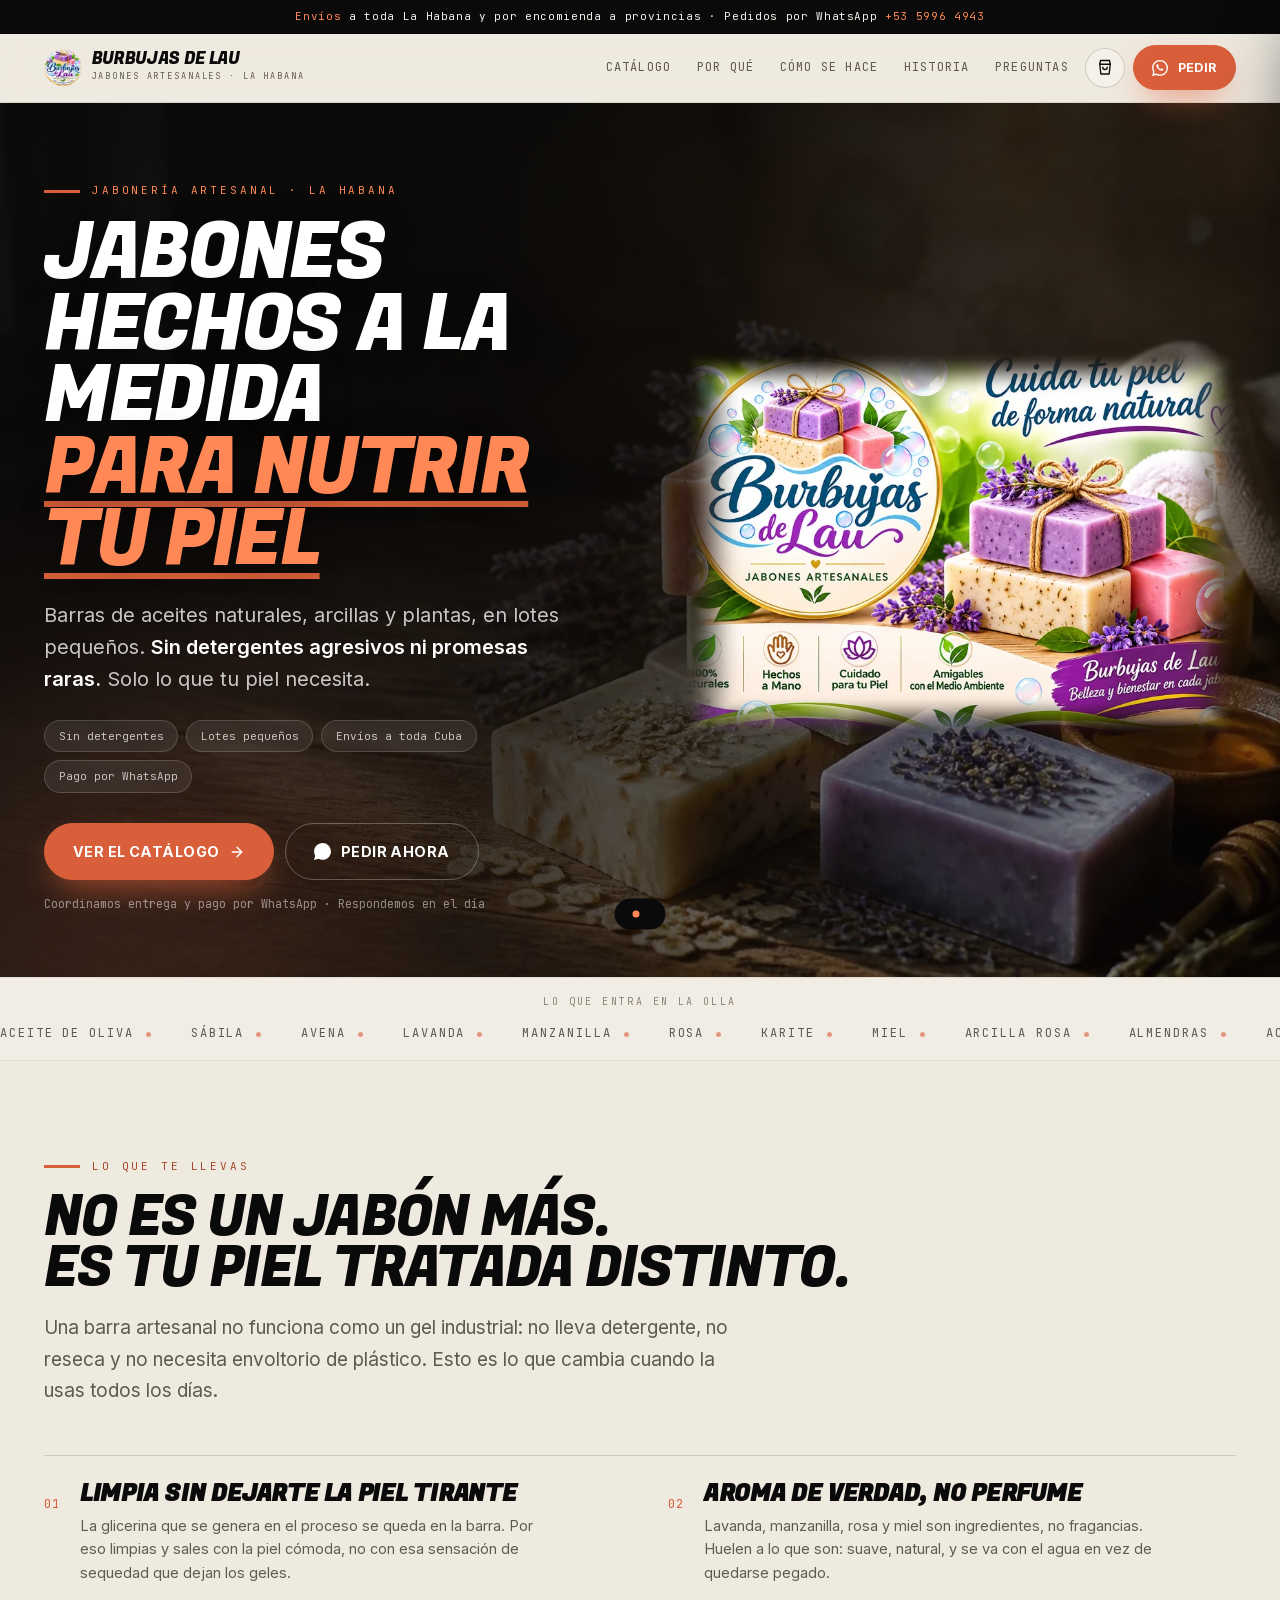
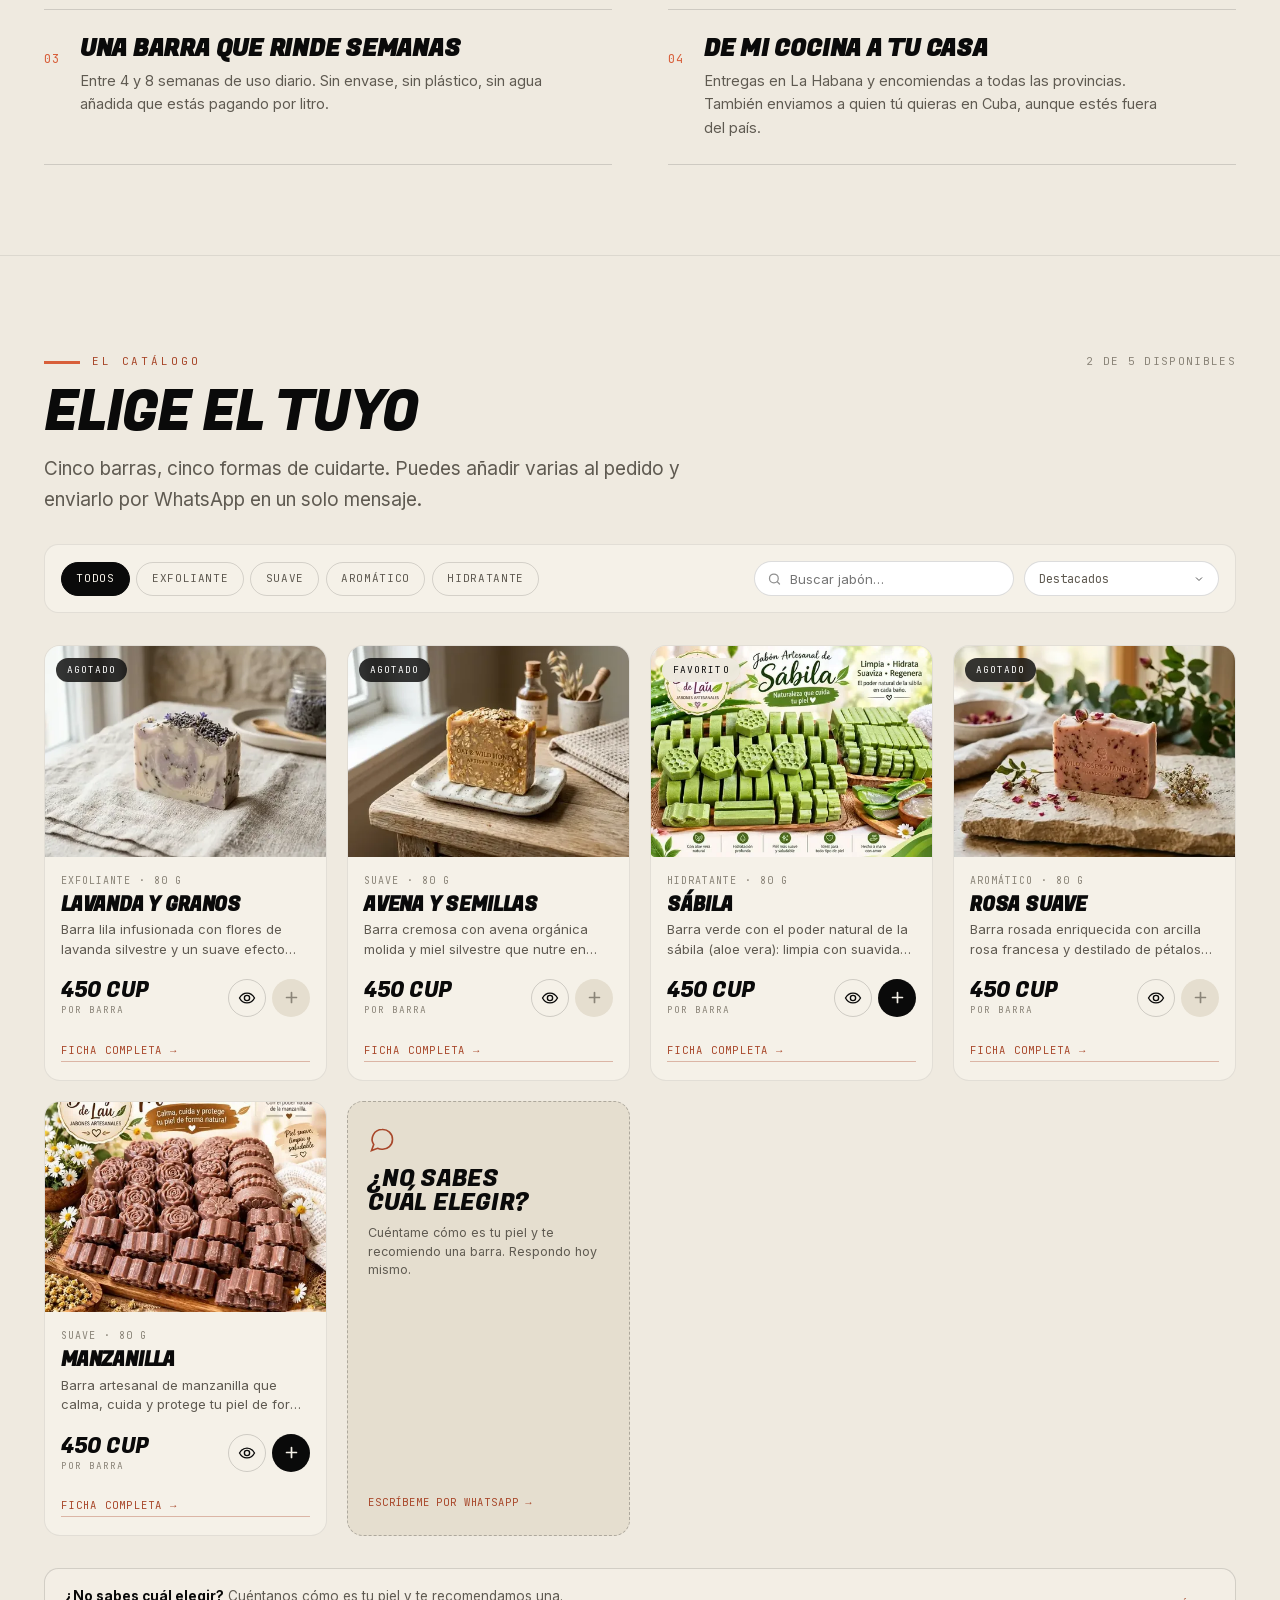
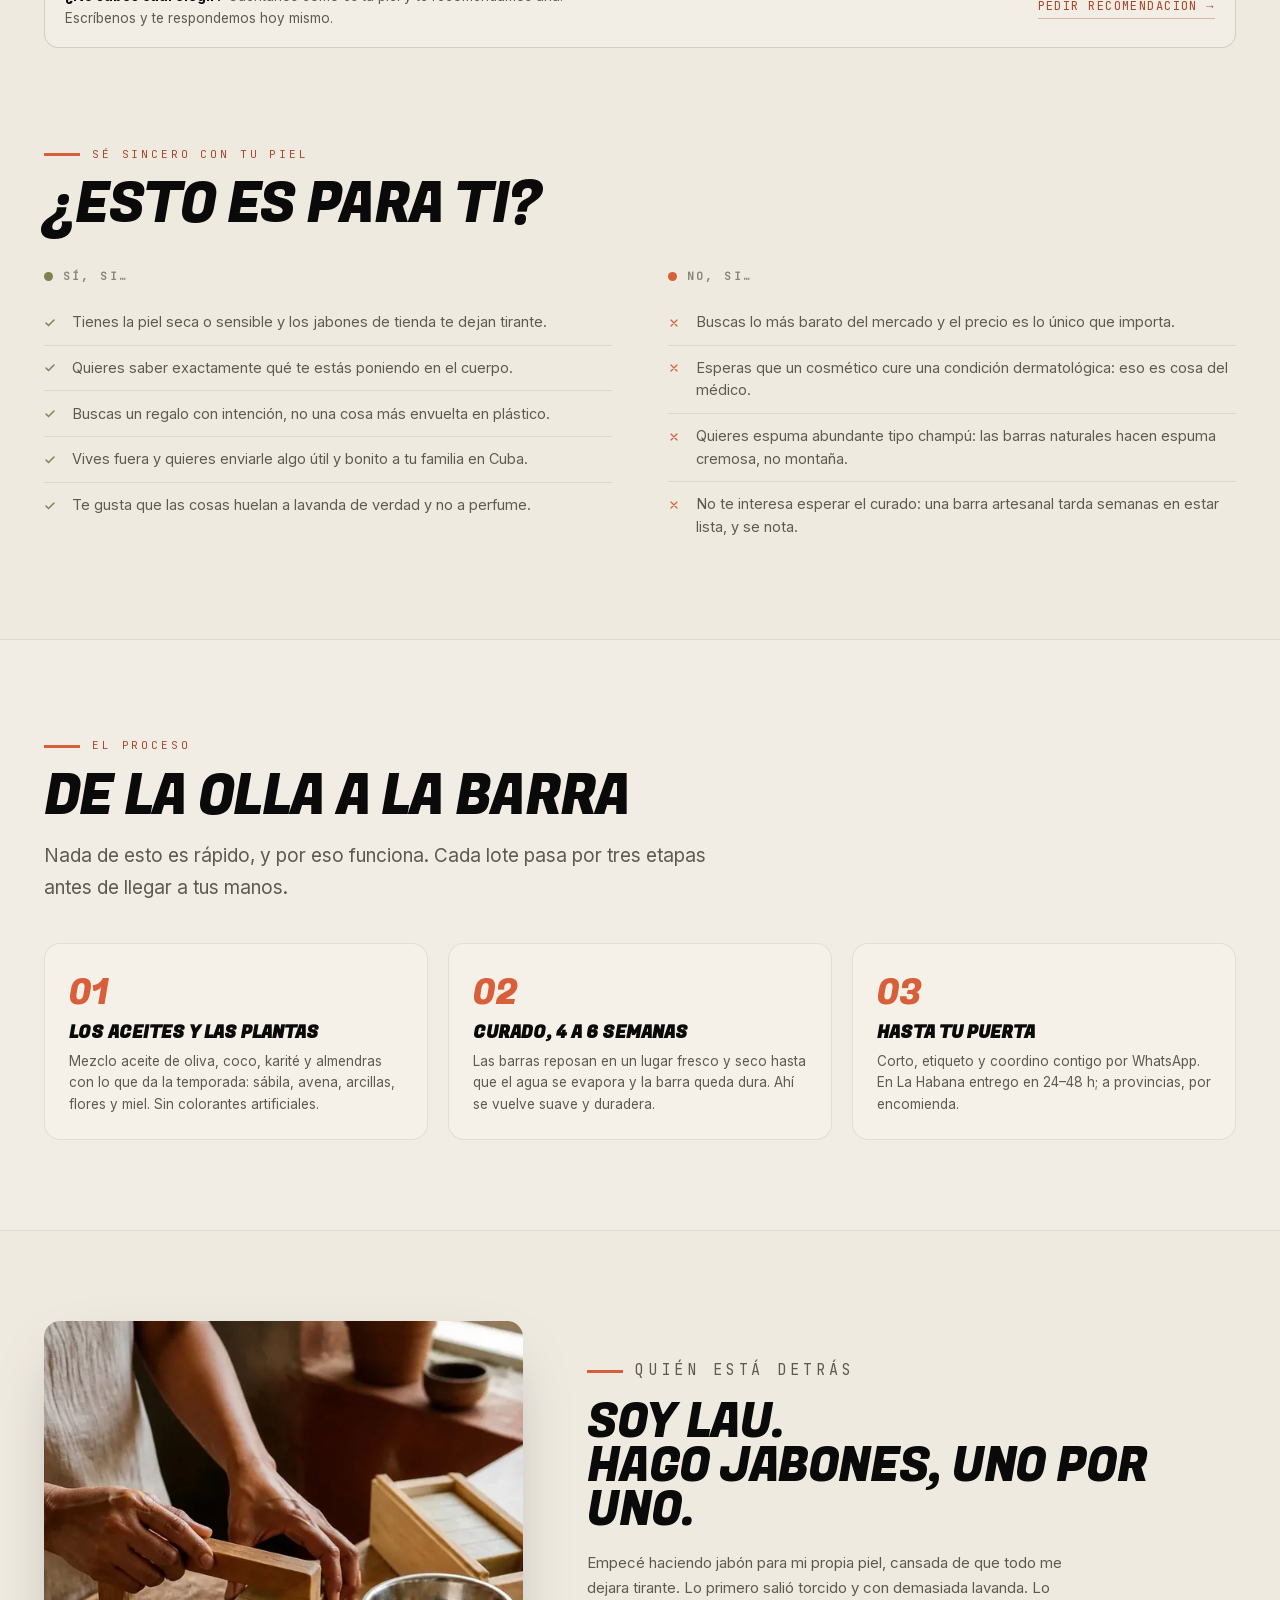
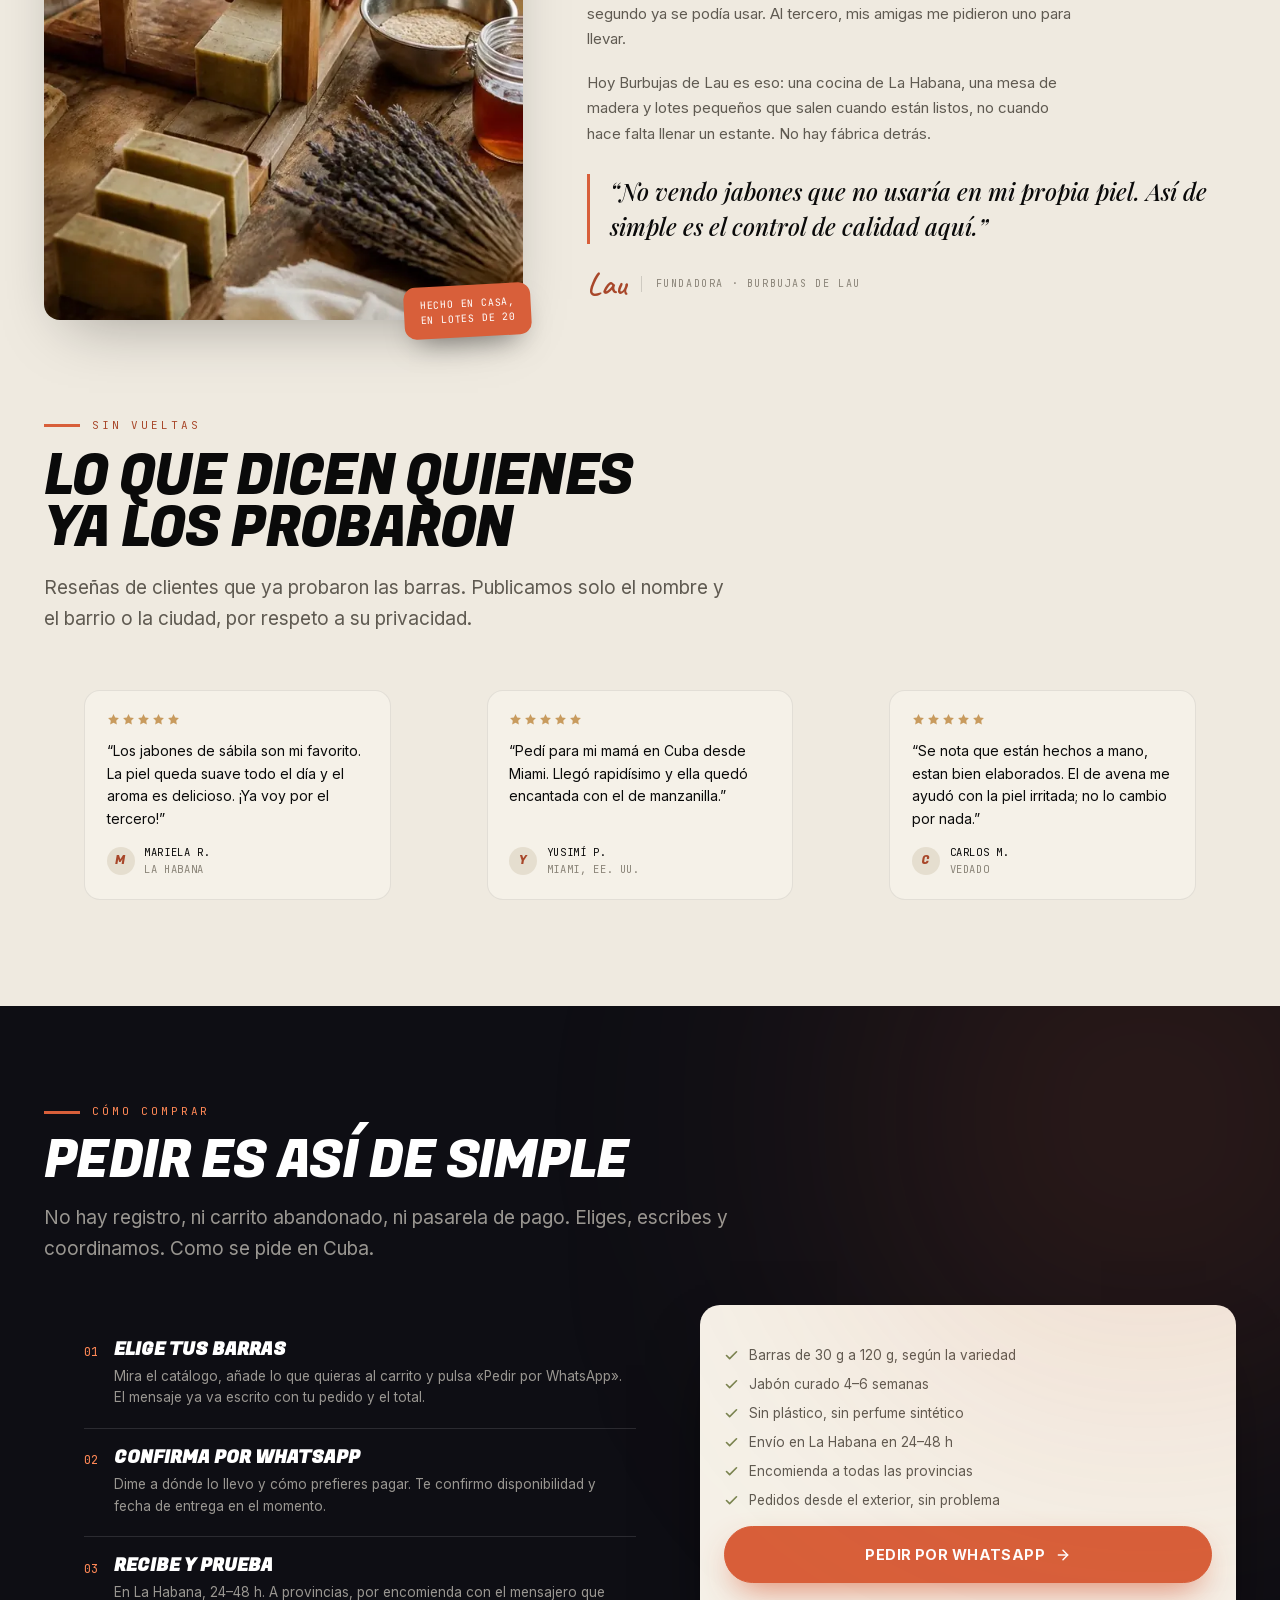
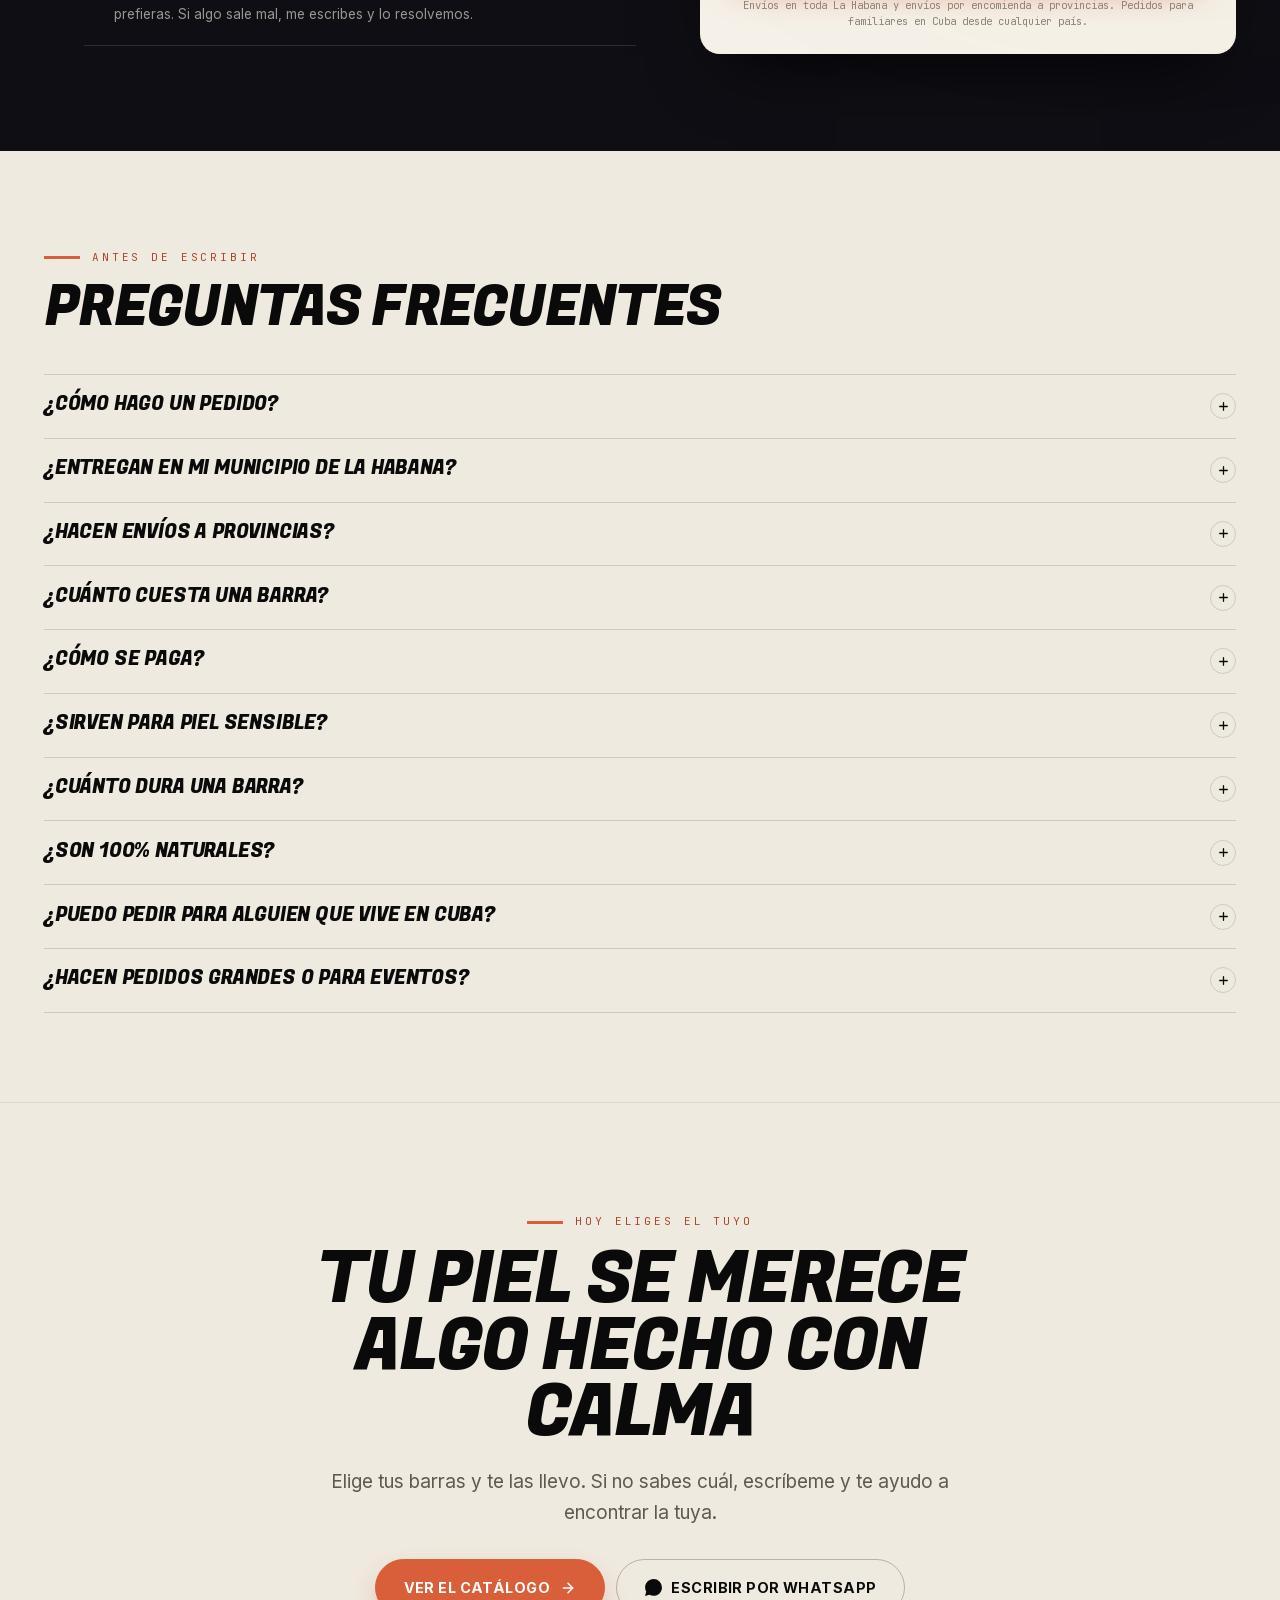
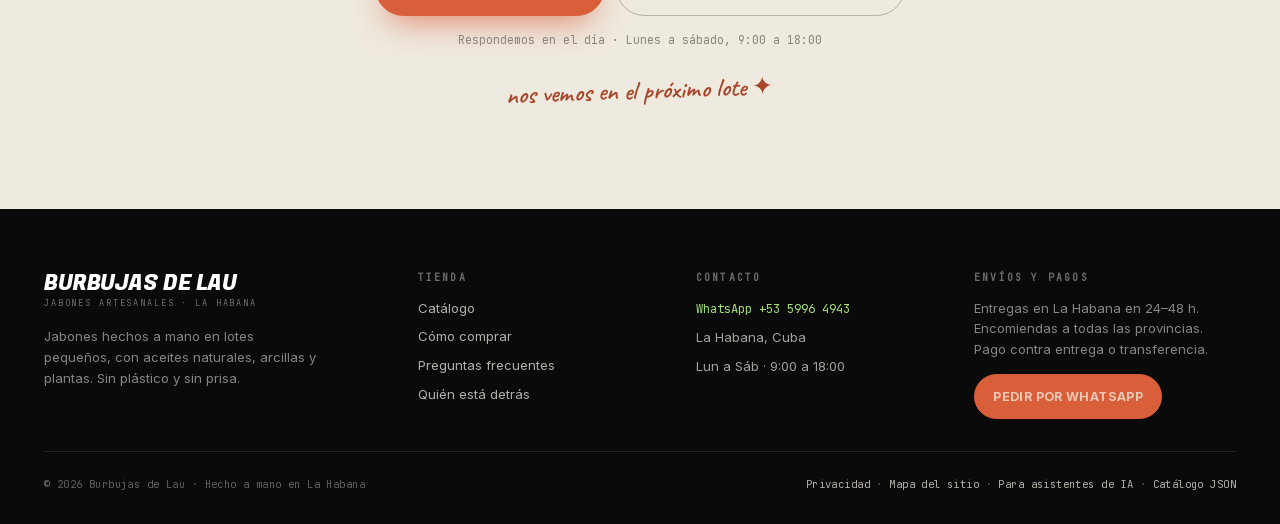
<file: index.html>
<!DOCTYPE html>
<html lang="es">
<head>
<meta charset="utf-8">
<meta name="viewport" content="width=device-width, initial-scale=1, viewport-fit=cover">
<title>Burbujas de Lau · Jabones artesanales en La Habana, Cuba</title>

<!-- ===== SEO ===== -->
<meta name="description" content="Jabones artesanales naturales hechos a mano en La Habana: lavanda, avena, rosa, sábila y manzanilla. Barras de aceites y plantas, sin químicos agresivos. Pide por WhatsApp con envío a toda Cuba.">
<meta name="author" content="Burbujas de Lau">
<meta name="robots" content="index, follow, max-image-preview:large, max-snippet:-1">
<meta name="theme-color" content="#EFEAE0">
<meta name="geo.region" content="CU-03">
<meta name="geo.placename" content="La Habana">
<link rel="canonical" href="https://drjh2777-glitch.github.io/burbujas-de-lau/">

<!-- Open Graph / redes -->
<meta property="og:type" content="website">
<meta property="og:site_name" content="Burbujas de Lau">
<meta property="og:locale" content="es_CU">
<meta property="og:title" content="Burbujas de Lau · Jabones artesanales hechos a mano en La Habana">
<meta property="og:description" content="Lavanda, avena, rosa, sábila y manzanilla. Barras hechas a mano en lotes pequeños, con envío a toda Cuba. Pide por WhatsApp.">
<meta property="og:url" content="https://drjh2777-glitch.github.io/burbujas-de-lau/">
<meta property="og:image" content="https://drjh2777-glitch.github.io/burbujas-de-lau/img/og.jpg">
<meta property="og:image:type" content="image/jpeg">
<meta property="og:image:width" content="1200">
<meta property="og:image:height" content="630">
<meta property="og:image:alt" content="Jabones artesanales de Burbujas de Lau sobre una mesa de madera con lavanda y avena">
<meta name="twitter:card" content="summary_large_image">
<meta name="twitter:title" content="Burbujas de Lau · Jabones artesanales en La Habana">
<meta name="twitter:description" content="Barras hechas a mano con aceites naturales, arcillas y plantas. Envíos a toda Cuba. Pedidos por WhatsApp.">
<meta name="twitter:image" content="https://drjh2777-glitch.github.io/burbujas-de-lau/img/og.jpg">
<meta name="twitter:image:alt" content="Jabones artesanales de Burbujas de Lau sobre una mesa de madera">

<link rel="icon" href="data:image/svg+xml,%3Csvg xmlns='http://www.w3.org/2000/svg' viewBox='0 0 32 32'%3E%3Crect width='32' height='32' rx='8' fill='%23D85F3A'/%3E%3Ccircle cx='12' cy='17' r='5' fill='none' stroke='%23F5F1E8' stroke-width='2'/%3E%3Ccircle cx='21' cy='12' r='3' fill='none' stroke='%23F5F1E8' stroke-width='2'/%3E%3C/svg%3E">
<script>document.documentElement.className += ' js';</script>
<link rel="icon" href="favicon.ico" sizes="32x32">
<link rel="apple-touch-icon" href="img/apple-touch-icon.png">
<link rel="manifest" href="site.webmanifest">
<link rel="preload" as="font" type="font/woff2" href="fonts/inter-var.woff2" crossorigin>
<link rel="preload" as="font" type="font/woff2" href="fonts/fugaz-one-400.woff2" crossorigin>
<link rel="preload" as="image" href="img/hero.webp" imagesrcset="img/hero-800.webp 800w, img/hero-1200.webp 1200w, img/hero.webp 1536w" imagesizes="100vw" fetchpriority="high">

<!-- ===== Datos estructurados: negocio local ===== -->
<script type="application/ld+json">
{
  "@context": "https://schema.org",
  "@type": "Store",
  "@id": "https://drjh2777-glitch.github.io/burbujas-de-lau/#store",
  "name": "Burbujas de Lau",
  "description": "Jabonería artesanal en La Habana. Jabones naturales hechos a mano con aceites, arcillas y plantas, en lotes pequeños.",
  "url": "https://drjh2777-glitch.github.io/burbujas-de-lau/",
  "image": "https://drjh2777-glitch.github.io/burbujas-de-lau/img/hero.jpg",
  "telephone": "+5359964943",
  "currenciesAccepted": "CUP",
  "paymentAccepted": "Efectivo, Transferencia",
  "address": { "@type": "PostalAddress", "addressLocality": "La Habana", "addressCountry": "CU" },
  "areaServed": [ { "@type": "City", "name": "La Habana" }, { "@type": "Country", "name": "Cuba" } ],
  "openingHoursSpecification": [ { "@type": "OpeningHoursSpecification", "dayOfWeek": ["Monday","Tuesday","Wednesday","Thursday","Friday","Saturday"], "opens": "09:00", "closes": "18:00" } ],
  "potentialAction": { "@type": "OrderAction", "target": { "@type": "EntryPoint", "urlTemplate": "https://wa.me/5359964943", "actionPlatform": "http://schema.org/DesktopWebPlatform" } }
}
</script>
<!-- ===== Datos estructurados: preguntas frecuentes ===== -->
<script type="application/ld+json">
{
  "@context": "https://schema.org",
  "@type": "FAQPage",
  "mainEntity": [
    {
      "@type": "Question",
      "name": "¿Cómo hago un pedido?",
      "acceptedAnswer": {
        "@type": "Answer",
        "text": "Eliges tus jabones en el catálogo, pulsas «Pedir por WhatsApp» y se abre un mensaje con tu pedido ya escrito. Solo tienes que enviarlo: coordinamos pago y entrega por ahí mismo."
      }
    },
    {
      "@type": "Question",
      "name": "¿Entregan en mi municipio de La Habana?",
      "acceptedAnswer": {
        "@type": "Answer",
        "text": "Sí. Entregamos en los 15 municipios de La Habana: Plaza de la Revolución, Vedado, Centro Habana, Habana Vieja, Cerro, Diez de Octubre, Marianao, La Lisa, Playa, Playa Este, Cotorro, San Miguel del Padrón, Guanabacoa, Regla y Boyeros. Coordinamos día y hora por WhatsApp; en La Habana suele ser en 24–48 h."
      }
    },
    {
      "@type": "Question",
      "name": "¿Hacen envíos a provincias?",
      "acceptedAnswer": {
        "@type": "Answer",
        "text": "Sí. Entregamos en toda La Habana y enviamos por encomienda a las demás provincias de Cuba. También atendemos pedidos de familiares en el exterior que quieren enviar a Cuba."
      }
    },
    {
      "@type": "Question",
      "name": "¿Cuánto cuestan los jabones?",
      "acceptedAnswer": {
        "@type": "Answer",
        "text": "Cada barra tiene su precio según el tamaño y los ingredientes, y se ajusta cuando cambia el costo de las materias primas. En el catálogo ves siempre el precio del día, producto por producto: no manejamos un precio fijo «de portada»."
      }
    },
    {
      "@type": "Question",
      "name": "¿Cómo se paga?",
      "acceptedAnswer": {
        "@type": "Answer",
        "text": "En efectivo contra entrega en La Habana o por transferencia. Para pedidos desde el exterior coordinamos el pago por WhatsApp. No pedimos ningún dato bancario por redes sociales."
      }
    },
    {
      "@type": "Question",
      "name": "¿Sirven para piel sensible?",
      "acceptedAnswer": {
        "@type": "Answer",
        "text": "Sí. La avena y la manzanilla son las barras más suaves y las que mejor funcionan en pieles reactivas. Si tienes una condición dermatológica, consulta antes con tu médico: son cosméticos, no medicamentos."
      }
    },
    {
      "@type": "Question",
      "name": "¿Cuánto dura una barra?",
      "acceptedAnswer": {
        "@type": "Answer",
        "text": "Entre 4 y 8 semanas con uso diario, según el tamaño y si la dejas secar entre usos. Una barra de 115 g rinde bastante más que un gel de ducha equivalente."
      }
    },
    {
      "@type": "Question",
      "name": "¿Los jabones son 100% naturales?",
      "acceptedAnswer": {
        "@type": "Answer",
        "text": "Están hechos con aceites vegetales, mantecas, arcillas, plantas y aceites esenciales. No llevan detergentes agresivos ni perfume sintético. Usamos sosa para saponificar, como cualquier jabón real: no queda sosa libre en la barra curada."
      }
    },
    {
      "@type": "Question",
      "name": "¿Puedo pedir para alguien que vive en Cuba?",
      "acceptedAnswer": {
        "@type": "Answer",
        "text": "Sí, es una de las cosas que más nos piden. Escríbenos por WhatsApp, dinos la dirección de la persona y el pedido, y coordinamos la entrega y el pago desde donde estés."
      }
    },
    {
      "@type": "Question",
      "name": "¿Hacen pedidos grandes o para eventos?",
      "acceptedAnswer": {
        "@type": "Answer",
        "text": "Sí, hacemos lotes para regalos, bodas y negocios. Escríbenos con cantidad y fecha y te preparamos una cotización por WhatsApp."
      }
    }
  ]
}
</script>

<!-- ===== Descubrimiento para buscadores y agentes de IA ===== -->
<link rel="alternate" type="application/json" href="https://drjh2777-glitch.github.io/burbujas-de-lau/products.json" title="Catálogo de productos en JSON">
<link rel="alternate" type="application/json" href="https://drjh2777-glitch.github.io/burbujas-de-lau/webmcp.json" title="Herramientas WebMCP para agentes de IA">
<link rel="alternate" type="text/plain" href="https://drjh2777-glitch.github.io/burbujas-de-lau/llms.txt" title="Resumen de la tienda para modelos de lenguaje">
<link rel="help" href="https://drjh2777-glitch.github.io/burbujas-de-lau/ai.html" title="Información para asistentes de IA">

<style>
/* ===== Tipografías autoalojadas (sin Google Fonts: más rápido y sin fugas de datos) ===== */
@font-face{font-family:'Inter';font-style:normal;font-weight:100 900;font-display:swap;src:url('fonts/inter-var.woff2') format('woff2')}
@font-face{font-family:'Fugaz One';font-style:normal;font-weight:400;font-display:swap;src:url('fonts/fugaz-one-400.woff2') format('woff2')}
@font-face{font-family:'JetBrains Mono';font-style:normal;font-weight:400;font-display:swap;src:url('fonts/jetbrains-mono-400.woff2') format('woff2')}
@font-face{font-family:'Playfair Display';font-style:italic;font-weight:500;font-display:swap;src:url('fonts/playfair-display-500-italic.woff2') format('woff2')}
@font-face{font-family:'Caveat';font-style:normal;font-weight:600;font-display:swap;src:url('fonts/caveat-600.woff2') format('woff2')}

/* ============================================================
   Burbujas de Lau · hoja de estilos
   Paleta y sistema tipográfico basados en el formato editorial
   crema / terracota / tinta.
   ============================================================ */
:root{
  --cream:#efeae0;
  --cream-deep:#e5decf;
  --paper:#f5f1e8;
  --ink:#0a0a0a;
  --ink-mute:#5f5a51;
  --ink-soft:#8a8478;
  --terra:#d85f3a;
  --terra-deep:#a8472a;
  --terra-bright:#ff8856;
  --olive:#7a8450;
  --gold:#c89b5e;
  --dark:#0e0e14;
  --line:rgba(10,10,10,.14);
  --line-soft:rgba(10,10,10,.08);
  --fugaz:'Fugaz One',Impact,sans-serif;
  --editorial:'Playfair Display',Georgia,serif;
  --sans:'Inter',system-ui,-apple-system,sans-serif;
  --mono:'JetBrains Mono',ui-monospace,monospace;
  --hand:'Caveat',cursive;
  --r:1rem;
  --wrap:1240px;
  --shadow:0 24px 60px -24px rgba(10,10,10,.35);
}
*,*::before,*::after{box-sizing:border-box}
html{scroll-behavior:smooth;scroll-padding-top:88px;-webkit-text-size-adjust:100%}
body{
  margin:0;background:var(--cream);color:var(--ink);
  font-family:var(--sans);font-size:16px;line-height:1.6;
  -webkit-font-smoothing:antialiased;overflow-x:hidden;
  background-image:
    radial-gradient(circle at 1px 1px,rgba(10,10,10,.045) 1px,transparent 0),
    linear-gradient(rgba(10,10,10,.02) 1px,transparent 0),
    linear-gradient(90deg,rgba(10,10,10,.02) 1px,transparent 0);
  background-size:20px 20px,48px 48px,48px 48px;
  background-attachment:fixed;
}
img{max-width:100%;display:block;height:auto}
[hidden]{display:none!important}
a{color:inherit}
button{font:inherit;color:inherit;cursor:pointer;border:0;background:none}
h1,h2,h3,h4{margin:0;line-height:1.02;text-wrap:balance}
p{margin:0}
ul{margin:0;padding:0;list-style:none}
::selection{background:var(--terra);color:#fff}
:focus-visible{outline:2px solid var(--terra-deep);outline-offset:3px;border-radius:2px}
.skip{position:absolute;left:-9999px;top:0;z-index:200;background:var(--ink);color:#fff;padding:.75rem 1.25rem;border-radius:0 0 .75rem 0}
.skip:focus{left:0}
.wrap{max-width:var(--wrap);margin:0 auto;padding:0 24px}
.sr-only{position:absolute;width:1px;height:1px;padding:0;margin:-1px;overflow:hidden;clip:rect(0 0 0 0);white-space:nowrap;border:0}

/* ---------- tipografía ---------- */
.display{font-family:var(--fugaz);text-transform:uppercase;letter-spacing:-.03em;line-height:.92;font-weight:400}
.eyebrow{display:inline-flex;align-items:center;gap:.75rem;font-family:var(--mono);font-size:11px;font-weight:500;text-transform:uppercase;letter-spacing:.26em;color:var(--terra-deep)}
.eyebrow::before{content:"";width:36px;height:3px;background:var(--terra);flex:none}
.eyebrow.on-dark{color:var(--terra-bright)}
.lead{font-size:clamp(16px,1.55vw,19px);line-height:1.65;color:var(--ink-mute);max-width:58ch}
.mono{font-family:var(--mono);font-size:12px;letter-spacing:.02em}
.hand{font-family:var(--hand);font-size:1.6rem;line-height:1.1}
.serif-i{font-family:var(--editorial);font-style:italic}

/* ---------- botones ---------- */
.btn{
  display:inline-flex;align-items:center;justify-content:center;gap:.6rem;
  padding:1rem 1.75rem;border-radius:999px;background:var(--terra);color:#fff;
  font-family:var(--sans);font-weight:700;font-size:.9rem;text-transform:uppercase;
  letter-spacing:.03em;text-decoration:none;border:1px solid var(--terra);
  box-shadow:0 14px 34px -12px rgba(216,95,58,.85);
  transition:transform .15s ease,background .15s ease,box-shadow .15s ease;
}
.btn:hover{background:var(--terra-deep);border-color:var(--terra-deep);transform:translateY(-2px)}
.btn:active{transform:translateY(0)}
.btn svg{width:16px;height:16px;flex:none;transition:transform .15s}
.btn:hover svg{transform:translateX(2px)}
.btn:disabled{background:var(--cream-deep);border-color:var(--cream-deep);color:var(--ink-soft);box-shadow:none;cursor:not-allowed;transform:none}
.btn:disabled:hover{background:var(--cream-deep);border-color:var(--cream-deep);transform:none}
.btn .tag{background:rgba(0,0,0,.16);border-radius:999px;padding:.25rem .6rem;font-family:var(--mono);font-size:12.5px;font-weight:500;letter-spacing:0;text-transform:none}
.btn.ghost{background:transparent;color:var(--ink);border:1px solid rgba(10,10,10,.25);box-shadow:none}
.btn.ghost:hover{background:var(--paper);border-color:rgba(10,10,10,.45)}
.btn.on-dark.ghost{color:#fff;border-color:rgba(255,255,255,.28)}
.btn.on-dark.ghost:hover{background:rgba(255,255,255,.1)}
.btn.sm{padding:.7rem 1.15rem;font-size:.78rem}
.btn.w{width:100%}
.link-arrow{display:inline-flex;align-items:center;gap:.4rem;font-family:var(--mono);font-size:12px;text-transform:uppercase;letter-spacing:.12em;text-decoration:none;color:var(--terra-deep);border-bottom:1px solid rgba(168,71,42,.35);padding-bottom:2px}
.link-arrow:hover{border-color:var(--terra-deep)}

/* ---------- barra de progreso ---------- */
.progress{position:fixed;inset:0 0 auto 0;height:3px;background:var(--terra);transform-origin:0 50%;transform:scaleX(0);z-index:90}

/* ---------- header ---------- */
.topbar{position:relative;z-index:70;background:var(--ink);color:var(--paper);font-family:var(--mono);font-size:11px;letter-spacing:.06em;text-align:center;padding:.5rem 1rem}
.topbar strong{color:var(--terra-bright);font-weight:500}
.topbar .tb-long{display:none}
@media(min-width:600px){.topbar .tb-long{display:inline}}
.site-header{position:sticky;top:0;z-index:80;backdrop-filter:blur(12px);-webkit-backdrop-filter:blur(12px);background:rgba(239,234,224,.88);border-bottom:1px solid var(--line-soft);transition:box-shadow .2s}
.site-header.stuck{box-shadow:0 10px 30px -22px rgba(10,10,10,.5)}
.header-in{display:flex;align-items:center;gap:1rem;height:68px}
.brand{display:flex;align-items:center;gap:.6rem;text-decoration:none;margin-right:auto}
.brand-mark{width:38px;height:38px;flex:none}
.brand picture{display:flex;align-items:center;flex:none}
.brand-name{display:block;font-family:var(--fugaz);font-size:17px;line-height:.95;text-transform:uppercase;letter-spacing:-.02em;white-space:nowrap}
.brand{flex:none}
.brand-sub{display:block;font-family:var(--mono);font-size:8.5px;letter-spacing:.22em;text-transform:uppercase;color:var(--ink-mute);margin-top:3px}
.nav{display:none;align-items:center;gap:1.6rem}
.nav a{font-family:var(--mono);font-size:12px;text-transform:uppercase;letter-spacing:.1em;text-decoration:none;color:var(--ink-mute);padding:.4rem 0;border-bottom:1px solid transparent;transition:color .15s,border-color .15s}
.nav a:hover{color:var(--ink);border-color:var(--terra)}
.header-actions{display:flex;align-items:center;gap:.5rem}
.icon-btn{position:relative;width:40px;height:40px;display:grid;place-items:center;border-radius:999px;border:1px solid rgba(10,10,10,.16);background:var(--paper);transition:background .15s,transform .15s}
.icon-btn:hover{background:#fff;transform:translateY(-1px)}
.icon-btn svg{width:18px;height:18px}
.cart-count{position:absolute;top:-5px;right:-5px;min-width:19px;height:19px;border-radius:999px;background:var(--terra);color:#fff;font-family:var(--mono);font-size:10px;font-weight:500;display:grid;place-items:center;padding:0 5px;border:2px solid var(--cream)}
.hdr-wa{padding:.7rem 1.1rem;font-size:.72rem;display:none}
.menu-btn{display:grid}
@media(min-width:1024px){.nav{display:flex}.menu-btn{display:none}.hdr-wa{display:inline-flex}}
@media(max-width:560px){.btn{font-size:.78rem;padding:.85rem 1.2rem;gap:.5rem}.btn .tag{font-size:10.5px;padding:.18rem .45rem}.eyebrow{font-size:10px;letter-spacing:.2em}.brand-name{font-size:15px}.brand-sub{font-size:7.5px;letter-spacing:.16em}.brand-mark{width:29px;height:29px}}
.hide-desk{display:none}
@media(max-width:640px){.hide-desk{display:inline}}

/* ---------- menú móvil ---------- */
.mobile-menu{position:fixed;inset:68px 0 auto 0;z-index:79;background:var(--paper);border-bottom:1px solid var(--line);padding:1.25rem;display:none;box-shadow:0 30px 40px -30px rgba(0,0,0,.4)}
.mobile-menu.open{display:block}
.mobile-menu a{display:block;padding:.85rem .25rem;text-decoration:none;font-family:var(--mono);font-size:13px;text-transform:uppercase;letter-spacing:.1em;border-bottom:1px solid var(--line-soft)}
.mobile-menu .btn{margin-top:1rem}

/* ---------- hero ---------- */
.hero{position:relative;overflow:hidden;color:#fff;isolation:isolate}
.hero-bg{position:absolute;inset:0;z-index:-2}
.hero-bg img{width:100%;height:100%;object-fit:cover;object-position:center 45%}
.hero-veil{position:absolute;inset:0;z-index:-1;background:linear-gradient(100deg,rgba(10,10,10,.95) 0%,rgba(10,10,10,.82) 42%,rgba(10,10,10,.52) 72%,rgba(10,10,10,.35) 100%)}
.hero-glow{position:absolute;inset:auto auto -30% -10%;width:520px;height:520px;border-radius:50%;background:rgba(255,136,86,.22);filter:blur(140px);z-index:-1}
.hero-in{display:grid;grid-template-columns:minmax(0,1fr);gap:clamp(2rem,5vw,3.5rem);padding-top:clamp(2.5rem,6vw,4.5rem);padding-bottom:clamp(2.25rem,5.5vw,4rem);align-items:center}
.hero-in>*{min-width:0}
.hero h1{font-size:clamp(2rem,min(6.1vw,10vh),5rem);margin-top:1.1rem;text-shadow:0 2px 30px rgba(0,0,0,.35)}
.hero h1 .accent{color:var(--terra-bright);text-decoration:underline;text-decoration-color:var(--terra);text-decoration-thickness:.075em;text-underline-offset:.1em}
.hero-sub{margin-top:1.35rem;max-width:44ch;font-size:clamp(16px,1.9vw,20px);line-height:1.6;color:rgba(255,255,255,.76)}
.hero-sub strong{color:#fff;font-weight:600}
.pills{display:flex;flex-wrap:wrap;gap:.5rem;margin-top:1.6rem}
.pill{border:1px solid rgba(255,255,255,.16);background:rgba(255,255,255,.08);color:rgba(255,255,255,.72);border-radius:999px;padding:.4rem .85rem;font-family:var(--mono);font-size:11px;backdrop-filter:blur(4px)}
.hero-cta{display:flex;flex-wrap:wrap;gap:.7rem;margin-top:1.9rem}
.hero-note{margin-top:.9rem;font-family:var(--mono);font-size:11.5px;color:rgba(255,255,255,.5)}
@media(min-width:900px){.hero-in{min-height:clamp(30rem,64vh,42rem)}}
@media(min-width:900px){.hero-in{grid-template-columns:minmax(0,1.03fr) minmax(0,.97fr)}}
.hero-portada{margin:0;position:relative;width:100%;max-width:660px;justify-self:center;border:0;background:none;box-shadow:none;border-radius:0;padding:0}
.hero-portada img{width:100%;height:auto;display:block}
@media(max-width:899px){.hero-portada{max-width:480px}}

/* ---------- marquee ingredientes ---------- */
.strip{border-top:1px solid var(--line-soft);border-bottom:1px solid var(--line-soft);background:rgba(245,241,232,.6);overflow:hidden;padding:1rem 0}
.strip-label{text-align:center;font-family:var(--mono);font-size:10px;letter-spacing:.24em;text-transform:uppercase;color:var(--ink-soft);margin-bottom:.9rem}
.marquee{display:flex;gap:2.5rem;width:max-content;animation:slide 38s linear infinite}
.marquee li{display:flex;align-items:center;gap:.75rem;font-family:var(--mono);font-size:12px;letter-spacing:.16em;text-transform:uppercase;color:var(--ink-mute);white-space:nowrap}
.marquee li::after{content:"";width:5px;height:5px;border-radius:50%;background:var(--terra);opacity:.6}
@keyframes slide{to{transform:translateX(-50%)}}
@media(prefers-reduced-motion:reduce){.marquee{animation:none;flex-wrap:wrap;width:auto;justify-content:center}}

/* ---------- secciones ---------- */
section{position:relative}
.sec{padding:clamp(3.5rem,7vw,6rem) 0}
.sec-head{max-width:52rem}
.sec-head h2{margin-top:1rem;font-size:clamp(2rem,min(4.6vw,7vh),3.5rem)}
.sec-head .lead{margin-top:1.1rem}
.hr{height:1px;background:var(--line-soft);border:0;margin:0}

/* features numeradas */
.features{display:grid;gap:0;margin-top:3rem;border-top:1px solid var(--line)}
.feature{display:grid;grid-template-columns:auto 1fr;gap:1rem 1.25rem;padding:1.6rem 0;border-bottom:1px solid var(--line)}
.feature .num{font-family:var(--mono);font-size:12px;color:var(--terra);padding-top:.35rem;letter-spacing:.08em}
.feature h3{font-family:var(--fugaz);font-size:clamp(1.15rem,2.1vw,1.5rem);text-transform:uppercase;letter-spacing:-.01em;line-height:1.05}
.feature p{margin-top:.5rem;color:var(--ink-mute);font-size:14.5px;line-height:1.6;max-width:52ch}
@media(min-width:800px){.features{grid-template-columns:1fr 1fr;column-gap:3.5rem}.feature:nth-last-child(2){border-bottom:1px solid var(--line)}}

/* ---------- catálogo ---------- */
.catalog-top{display:flex;flex-wrap:wrap;gap:1rem;justify-content:space-between;align-items:flex-start;margin-bottom:1.75rem}
.catalog-top .stock{font-family:var(--mono);font-size:11px;letter-spacing:.12em;text-transform:uppercase;color:var(--ink-soft);padding-top:.45rem;white-space:nowrap}
.toolbar{display:flex;flex-wrap:wrap;gap:.6rem;align-items:center;margin:1.75rem 0 2rem;padding:1rem;background:var(--paper);border:1px solid var(--line-soft);border-radius:.9rem}
.chips{display:flex;gap:.4rem;flex-wrap:wrap}
.chip{border:1px solid var(--line);background:transparent;border-radius:999px;padding:.45rem .9rem;font-family:var(--mono);font-size:11px;letter-spacing:.06em;text-transform:uppercase;color:var(--ink-mute);transition:all .15s}
.chip:hover{border-color:var(--ink);color:var(--ink)}
.chip[aria-pressed="true"]{background:var(--ink);border-color:var(--ink);color:var(--paper)}
.search-box{position:relative;margin-left:auto;flex:1 1 200px;max-width:260px;min-width:150px}
.search-box svg{position:absolute;left:.8rem;top:50%;transform:translateY(-50%);width:15px;height:15px;opacity:.45}
.search-box input{width:100%;padding:.55rem .8rem .55rem 2.2rem;border-radius:999px;border:1px solid var(--line);background:#fff;font-size:13px;font-family:var(--sans)}
.search-box input:focus{outline:2px solid var(--terra);outline-offset:1px;border-color:transparent}
select.sort{padding:.55rem 2rem .55rem .9rem;border-radius:999px;border:1px solid var(--line);background:#fff;font-size:12px;font-family:var(--mono);color:var(--ink-mute);appearance:none;background-image:url("data:image/svg+xml,%3Csvg xmlns='http://www.w3.org/2000/svg' width='12' height='12' viewBox='0 0 24 24' fill='none' stroke='%23555' stroke-width='2'%3E%3Cpath d='m6 9 6 6 6-6'/%3E%3C/svg%3E");background-repeat:no-repeat;background-position:right .8rem center}
.grid{display:grid;grid-template-columns:repeat(auto-fill,minmax(min(100%,260px),1fr));gap:1.25rem}
.card{position:relative;display:flex;flex-direction:column;background:var(--paper);border:1px solid var(--line-soft);border-radius:var(--r);overflow:hidden;transition:transform .2s ease,box-shadow .2s ease,border-color .2s ease}
.card:hover{transform:translateY(-3px);box-shadow:0 22px 45px -28px rgba(10,10,10,.55);border-color:rgba(10,10,10,.18)}
.card-media{position:relative;aspect-ratio:4/3;overflow:hidden;background:var(--cream-deep);display:block;width:100%;padding:0}
.card-media picture,.card-media img{width:100%;height:100%;display:block}
.card-media img{object-fit:cover;object-position:center;transition:transform .5s ease}
.card:hover .card-media img{transform:scale(1.045)}
.badge{position:absolute;top:.7rem;left:.7rem;background:rgba(239,234,224,.94);border-radius:999px;padding:.3rem .65rem;font-family:var(--mono);font-size:9.5px;letter-spacing:.12em;text-transform:uppercase;color:var(--ink);backdrop-filter:blur(4px)}
.badge.out{background:rgba(10,10,10,.82);color:#fff}
.badge.only{position:static;background:transparent;border:1px solid var(--line);color:var(--ink-mute)}
.card-body{padding:1rem 1rem 1.1rem;display:flex;flex-direction:column;flex:1;gap:.35rem}
.card-meta{display:flex;align-items:center;gap:.5rem;font-family:var(--mono);font-size:10px;letter-spacing:.1em;text-transform:uppercase;color:var(--ink-soft)}
.card-title{font-family:var(--fugaz);font-size:1.2rem;line-height:1.05;text-transform:uppercase;letter-spacing:-.01em}
.card-desc{font-size:13px;line-height:1.5;color:var(--ink-mute);display:-webkit-box;-webkit-line-clamp:2;-webkit-box-orient:vertical;overflow:hidden}
.card-foot{display:flex;align-items:center;justify-content:space-between;gap:.6rem;margin-top:auto;padding-top:.85rem}
.card-price{font-family:var(--fugaz);font-size:1.35rem;line-height:1;letter-spacing:-.02em}
.card-price small{font-family:var(--mono);font-size:9.5px;letter-spacing:.1em;color:var(--ink-soft);display:block;margin-top:.2rem;text-transform:uppercase;font-weight:400}
.card-add{width:38px;height:38px;flex:none;border-radius:50%;background:var(--ink);color:var(--paper);display:grid;place-items:center;transition:background .15s,transform .15s}
.card-add:hover{background:var(--terra);transform:scale(1.06)}
.card-add svg{width:17px;height:17px}
.card-add:disabled{background:var(--cream-deep);color:var(--ink-soft);cursor:not-allowed;transform:none}
.card-link{position:absolute;inset:0;z-index:1;border-radius:inherit}
.card-actions{position:relative;z-index:2}
.cta-card{background:var(--cream-deep);border:1px dashed rgba(10,10,10,.25);justify-content:center;text-decoration:none;transition:transform .2s,box-shadow .2s,background .2s}
.cta-card:hover{transform:translateY(-3px);background:#e9e2d4;box-shadow:0 22px 45px -28px rgba(10,10,10,.5)}
.cta-inner{padding:1.5rem 1.25rem;display:flex;flex-direction:column;justify-content:center;height:100%;gap:.6rem}
.cta-inner svg{width:28px;height:28px;color:var(--terra-deep);margin-bottom:.25rem}
.cta-inner .t{font-family:var(--fugaz);font-size:1.5rem;text-transform:uppercase;line-height:.98;letter-spacing:-.01em}
.cta-inner .d{font-size:12.5px;line-height:1.5;color:var(--ink-mute)}
.cta-inner .go{margin-top:auto;padding-top:.75rem;font-family:var(--mono);font-size:10.5px;letter-spacing:.08em;text-transform:uppercase;color:var(--terra-deep)}
.empty{grid-column:1/-1;text-align:center;padding:3rem 1rem;border:1px dashed var(--line);border-radius:var(--r);color:var(--ink-mute)}
.catalog-note{display:flex;flex-wrap:wrap;align-items:center;justify-content:space-between;gap:1rem;margin-top:2rem;padding:1.1rem 1.25rem;border:1px solid var(--line);border-radius:.9rem;background:rgba(245,241,232,.6)}
.catalog-note p{font-size:13.5px;color:var(--ink-mute);max-width:60ch}

/* ---------- para quién ---------- */
.two-col{display:grid;gap:2rem;margin-top:2.5rem}
@media(min-width:820px){.two-col{grid-template-columns:1fr 1fr;gap:3.5rem}}
.col h3{font-family:var(--mono);font-size:11px;letter-spacing:.22em;text-transform:uppercase;color:var(--ink-soft);display:flex;align-items:center;gap:.6rem;margin-bottom:1.1rem}
.col h3 i{width:9px;height:9px;border-radius:50%;display:block}
.col.yes h3 i{background:var(--olive)}
.col.no h3 i{background:var(--terra)}
.col li{position:relative;padding:.7rem 0 .7rem 1.75rem;border-bottom:1px solid var(--line-soft);font-size:14.5px;line-height:1.55;color:var(--ink-mute)}
.col li:last-child{border-bottom:0}
.col li::before{content:"";position:absolute;left:0;top:1.05rem;width:12px;height:12px;background-repeat:no-repeat;background-size:contain}
.col.yes li::before{background-image:url("data:image/svg+xml,%3Csvg xmlns='http://www.w3.org/2000/svg' viewBox='0 0 24 24' fill='none' stroke='%237a8450' stroke-width='3' stroke-linecap='round'%3E%3Cpath d='m4 12 5 5L20 6'/%3E%3C/svg%3E")}
.col.no li::before{background-image:url("data:image/svg+xml,%3Csvg xmlns='http://www.w3.org/2000/svg' viewBox='0 0 24 24' fill='none' stroke='%23d85f3a' stroke-width='2.4' stroke-linecap='round'%3E%3Cpath d='M6 6l12 12M18 6 6 18'/%3E%3C/svg%3E")}

/* ---------- proceso ---------- */
.steps{display:grid;gap:1.25rem;margin-top:2.5rem}
@media(min-width:820px){.steps{grid-template-columns:repeat(3,1fr)}}
.step{background:var(--paper);border:1px solid var(--line-soft);border-radius:var(--r);padding:1.5rem}
.step .num{font-family:var(--fugaz);font-size:2.2rem;color:var(--terra);line-height:1;letter-spacing:-.02em}
.step h3{font-family:var(--fugaz);font-size:1.1rem;text-transform:uppercase;margin-top:.75rem;line-height:1.1}
.step p{font-size:13.5px;color:var(--ink-mute);margin-top:.5rem;line-height:1.6}

/* ---------- sobre Lau ---------- */
.about{display:grid;gap:2.5rem;align-items:center}
@media(min-width:900px){.about{grid-template-columns:.85fr 1.15fr;gap:4rem}}
.about-media{position:relative}
.about-media img{border-radius:var(--r);aspect-ratio:4/5;object-fit:cover;width:100%;box-shadow:var(--shadow)}
.about-media .tag{position:absolute;bottom:-1.1rem;right:-.5rem;background:var(--terra);color:#fff;border-radius:.75rem;padding:.7rem 1rem;font-family:var(--mono);font-size:10px;line-height:1.5;letter-spacing:.08em;text-transform:uppercase;max-width:170px;transform:rotate(-3deg);box-shadow:0 14px 30px -14px rgba(0,0,0,.6)}
.about-body h2{margin-top:1rem;font-size:clamp(1.9rem,3.8vw,3rem)}
.about-body p{margin-top:1.1rem;color:var(--ink-mute);font-size:15px;line-height:1.7;max-width:54ch}
.quote{margin:1.75rem 0 0;padding-left:1.25rem;border-left:3px solid var(--terra);font-family:var(--editorial);font-style:italic;font-size:clamp(1.15rem,2.2vw,1.5rem);line-height:1.45;color:var(--ink)}
.signature{display:flex;align-items:center;gap:.85rem;margin-top:1.5rem}
.signature .name{font-family:var(--hand);font-size:2rem;line-height:1;color:var(--terra-deep)}
.signature .role{font-family:var(--mono);font-size:10px;letter-spacing:.16em;text-transform:uppercase;color:var(--ink-soft);border-left:1px solid var(--line);padding-left:.85rem}

/* ---------- testimonios ---------- */
.tst-grid{display:grid;gap:1rem;margin-top:2.5rem}
@media(min-width:820px){.tst-grid{grid-template-columns:repeat(3,1fr)}}
.tst{background:var(--paper);border:1px solid var(--line-soft);border-radius:var(--r);padding:1.35rem;display:flex;flex-direction:column;gap:.9rem}
.tst .stars{display:flex;gap:2px;color:var(--gold)}
.tst .stars svg{width:13px;height:13px}
.tst p{font-size:14px;line-height:1.6;color:var(--ink)}
.tst footer{margin-top:auto;display:flex;align-items:center;gap:.6rem;font-family:var(--mono);font-size:10.5px;letter-spacing:.06em;text-transform:uppercase;color:var(--ink-soft)}
.tst .av{width:28px;height:28px;border-radius:50%;background:var(--cream-deep);display:grid;place-items:center;color:var(--terra-deep);font-family:var(--fugaz);font-size:12px;flex:none}

/* ---------- cómo comprar (oscuro) ---------- */
.buy{background:var(--dark);color:#F7F1E4;padding:clamp(3.5rem,7vw,6rem) 0;position:relative;overflow:hidden}
.buy::before{content:"";position:absolute;top:-20%;right:-10%;width:520px;height:520px;border-radius:50%;background:rgba(216,95,58,.2);filter:blur(150px);pointer-events:none}
.buy h2{color:#fff;margin-top:1rem;font-size:clamp(2rem,4.4vw,3.3rem)}
.buy .lead{color:rgba(247,241,228,.6)}
.buy-grid{display:grid;gap:2.5rem;margin-top:2.5rem}
@media(min-width:900px){.buy-grid{grid-template-columns:1.05fr .95fr;gap:4rem;align-items:start}}
.buy-steps li{display:grid;grid-template-columns:auto 1fr;gap:1rem;padding:1.2rem 0;border-bottom:1px solid rgba(255,255,255,.12)}
.buy-steps .n{font-family:var(--mono);font-size:12px;color:var(--terra-bright);padding-top:.2rem}
.buy-steps h3{font-family:var(--fugaz);font-size:1.15rem;text-transform:uppercase;color:#fff;line-height:1.1}
.buy-steps p{margin-top:.35rem;font-size:13.5px;line-height:1.6;color:rgba(247,241,228,.6)}
.buy-card{background:var(--paper);color:var(--ink);border-radius:1.25rem;padding:1.5rem;box-shadow:0 30px 70px -30px rgba(0,0,0,.9)}
.buy-card ul{margin:1rem 0;display:grid;gap:.55rem}
.buy-card li{display:flex;gap:.6rem;font-size:13.5px;line-height:1.5;color:var(--ink-mute)}
.buy-card li svg{width:15px;height:15px;flex:none;margin-top:.2rem;color:var(--olive)}
.buy-card .note{margin-top:.85rem;font-family:var(--mono);font-size:10.5px;line-height:1.6;color:var(--ink-soft);text-align:center}

/* ---------- FAQ ---------- */
.faq{margin-top:2.5rem;border-top:1px solid var(--line)}
.faq details{border-bottom:1px solid var(--line)}
.faq summary{display:flex;align-items:flex-start;justify-content:space-between;gap:1.25rem;padding:1.15rem 0;cursor:pointer;font-family:var(--fugaz);font-size:clamp(1rem,1.9vw,1.2rem);text-transform:uppercase;letter-spacing:-.01em;line-height:1.2;list-style:none}
.faq summary::-webkit-details-marker{display:none}
.faq summary .plus{flex:none;width:26px;height:26px;border-radius:50%;border:1px solid var(--line);display:grid;place-items:center;transition:transform .2s,background .2s}
.faq summary .plus svg{width:13px;height:13px;transition:transform .2s}
.faq details[open] summary .plus{background:var(--terra);border-color:var(--terra);color:#fff}
.faq details[open] summary .plus svg{transform:rotate(45deg)}
.faq .answer{padding:0 2.5rem 1.3rem 0;color:var(--ink-mute);font-size:14.5px;line-height:1.7;max-width:70ch;animation:fade .25s ease}
@keyframes fade{from{opacity:0;transform:translateY(-4px)}to{opacity:1;transform:none}}

/* ---------- CTA final ---------- */
.final{padding:clamp(4rem,8vw,7rem) 0;text-align:center;border-top:1px solid var(--line-soft)}
.final h2{margin-top:1rem;font-size:clamp(2.2rem,min(6vw,10vh),4.5rem);max-width:16ch;margin-left:auto;margin-right:auto}
.final .lead{margin:1.25rem auto 0;text-align:center}
.final .hero-cta{justify-content:center}
.final .hero-note{color:var(--ink-soft)}
.final .hand{margin-top:1.75rem;color:var(--terra-deep);transform:rotate(-2deg);display:inline-block}

/* ---------- footer ---------- */
footer.site{background:var(--ink);color:rgba(245,241,232,.66);padding:clamp(2.5rem,5vw,4rem) 0 2rem;font-size:13px}
.f-grid{display:grid;gap:2rem;padding-bottom:2rem;border-bottom:1px solid rgba(255,255,255,.1)}
@media(min-width:820px){.f-grid{grid-template-columns:1.4fr 1fr 1fr 1.1fr;gap:2.5rem}}
footer.site .brand-name{color:#fff;font-size:22px}
footer.site .brand-sub{color:rgba(255,255,255,.42)}
footer.site h4{font-family:var(--mono);font-size:10px;letter-spacing:.22em;text-transform:uppercase;color:rgba(255,255,255,.4);margin-bottom:.9rem}
footer.site a{text-decoration:none;color:rgba(245,241,232,.72)}
footer.site a:hover{color:var(--terra-bright)}
footer.site li+li{margin-top:.5rem}
footer.site .f-about{margin-top:1rem;max-width:34ch;line-height:1.6;color:rgba(255,255,255,.5)}
.f-bottom{display:flex;flex-wrap:wrap;gap:.75rem;align-items:center;justify-content:space-between;padding-top:1.5rem;font-family:var(--mono);font-size:10.5px;letter-spacing:.04em;color:rgba(255,255,255,.35)}
.f-bottom a{color:rgba(255,255,255,.5)}
.wa-link{display:inline-flex;align-items:center;gap:.5rem;font-family:var(--mono);font-size:12px;color:#a5e075!important}

/* ---------- carrito ---------- */
.overlay{position:fixed;inset:0;background:rgba(10,10,10,.55);backdrop-filter:blur(3px);z-index:95;opacity:0;pointer-events:none;transition:opacity .25s}
.overlay.open{opacity:1;pointer-events:auto}
.drawer{position:fixed;top:0;right:0;bottom:0;width:min(420px,100%);background:var(--cream);z-index:96;display:flex;flex-direction:column;transform:translateX(102%);transition:transform .3s cubic-bezier(.4,0,.2,1);box-shadow:-30px 0 60px -30px rgba(0,0,0,.5)}
.drawer.open{transform:none}
.drawer-head{display:flex;align-items:center;justify-content:space-between;gap:1rem;padding:1.1rem 1.25rem;border-bottom:1px solid var(--line)}
.drawer-head h2{font-family:var(--fugaz);font-size:1.3rem;text-transform:uppercase}
.drawer-body{flex:1;overflow-y:auto;padding:1rem 1.25rem}
.drawer-foot{border-top:1px solid var(--line);padding:1.1rem 1.25rem;background:var(--paper)}
.cart-line{display:grid;grid-template-columns:64px 1fr auto;gap:.85rem;padding:.9rem 0;border-bottom:1px solid var(--line-soft);align-items:start}
.cart-line img{width:64px;height:64px;object-fit:cover;border-radius:.5rem;background:var(--cream-deep)}
.cart-line h3{font-family:var(--fugaz);font-size:.95rem;text-transform:uppercase;line-height:1.1}
.cart-line .p{font-family:var(--mono);font-size:11.5px;color:var(--ink-mute);margin-top:.2rem}
.qty{display:inline-flex;align-items:center;border:1px solid var(--line);border-radius:999px;overflow:hidden;margin-top:.5rem;background:#fff}
.qty button{width:26px;height:26px;display:grid;place-items:center;font-size:15px;line-height:1;color:var(--ink-mute)}
.qty button:hover{background:var(--cream-deep);color:var(--ink)}
.qty span{min-width:26px;text-align:center;font-family:var(--mono);font-size:12px}
.cart-line .del{color:var(--ink-soft);font-size:11px;font-family:var(--mono);text-decoration:underline;margin-top:.4rem}
.cart-line .del:hover{color:var(--terra-deep)}
.cart-empty{text-align:center;padding:3rem 1rem;color:var(--ink-mute)}
.cart-empty svg{width:38px;height:38px;margin:0 auto 1rem;opacity:.35}
.totals{display:grid;gap:.45rem;font-family:var(--mono);font-size:12px;margin-bottom:.9rem}
.totals div{display:flex;justify-content:space-between;color:var(--ink-mute)}
.totals .grand{font-family:var(--fugaz);font-size:1.3rem;color:var(--ink);text-transform:uppercase;padding-top:.5rem;border-top:1px dashed var(--line)}
.ship-note{font-size:11px;color:var(--ink-soft);line-height:1.5;margin-bottom:.9rem}

/* ---------- modal producto ---------- */
.modal{position:fixed;inset:0;z-index:97;display:none;align-items:center;justify-content:center;padding:1rem}
.modal.open{display:flex}
.modal-box{position:relative;background:var(--cream);border-radius:1.25rem;max-width:820px;width:100%;max-height:90vh;overflow:auto;box-shadow:0 40px 90px -30px rgba(0,0,0,.7)}
.modal-grid{display:grid;gap:0}
@media(min-width:720px){.modal-grid{grid-template-columns:.95fr 1.05fr}}
.modal-media{position:relative;background:var(--cream-deep);aspect-ratio:4/3;overflow:hidden}
@media(min-width:720px){.modal-media{aspect-ratio:auto;height:100%}}
.modal-media img{width:100%;height:100%;object-fit:cover}
.modal-info{padding:1.5rem}
.modal-info h3{font-family:var(--fugaz);font-size:1.9rem;text-transform:uppercase;line-height:1;margin-top:.5rem}
.modal-info .desc{font-size:14px;color:var(--ink-mute);line-height:1.65;margin-top:.85rem}
.modal-info .price{font-family:var(--fugaz);font-size:2rem;margin-top:1.1rem;line-height:1}
.modal-info .price small{font-family:var(--mono);font-size:10px;letter-spacing:.14em;color:var(--ink-soft);display:block;margin-top:.25rem}
.modal-info .ing{margin-top:1rem;padding-top:1rem;border-top:1px dashed var(--line);font-size:12px;color:var(--ink-mute);line-height:1.6}
.modal-info .ing strong{font-family:var(--mono);font-size:10px;letter-spacing:.14em;text-transform:uppercase;color:var(--ink-soft);display:block;margin-bottom:.3rem}
.modal-close{position:absolute;top:.75rem;right:.75rem;z-index:3;width:34px;height:34px;border-radius:50%;background:rgba(239,234,224,.95);display:grid;place-items:center;box-shadow:0 2px 10px rgba(0,0,0,.15)}
.modal-close svg{width:15px;height:15px}
.modal-actions{display:grid;gap:.5rem;margin-top:1.25rem}

/* ---------- WhatsApp flotante ---------- */
.wa-float{position:fixed;bottom:1.1rem;right:1.1rem;z-index:88;display:flex;opacity:0;pointer-events:none;transform:translateY(12px);align-items:center;gap:.6rem;background:#1f9d55;color:#fff;border-radius:999px;padding:.8rem 1.1rem;text-decoration:none;font-family:var(--mono);font-size:11.5px;letter-spacing:.06em;box-shadow:0 16px 35px -12px rgba(31,157,85,.7);transition:opacity .25s,transform .2s,background .15s}
.wa-float.show{opacity:1;pointer-events:auto;transform:none}
.wa-float.show:hover{transform:translateY(-2px);background:#178a49}
.wa-float svg{width:20px;height:20px;flex:none}
.wa-float span{display:none}
@media(min-width:640px){.wa-float span{display:inline}}

/* ---------- toast ---------- */
.toast{position:fixed;left:50%;bottom:1.25rem;transform:translate(-50%,160%);background:var(--ink);color:var(--paper);padding:.75rem 1.1rem;border-radius:999px;font-family:var(--mono);font-size:12px;z-index:120;transition:transform .3s cubic-bezier(.2,.8,.3,1);box-shadow:0 16px 40px -14px rgba(0,0,0,.6);display:flex;align-items:center;gap:.55rem;max-width:92vw}
.toast.show{transform:translate(-50%,0)}
.toast .dot{width:7px;height:7px;border-radius:50%;background:var(--terra-bright);flex:none}

/* ---------- reveal ---------- */
.js .reveal{opacity:0;transform:translateY(14px);transition:opacity .55s ease,transform .55s ease}
.reveal.in{opacity:1;transform:none}
@media(prefers-reduced-motion:reduce){.reveal{opacity:1;transform:none;transition:none}html{scroll-behavior:auto}}
</style>
</head>
<body>
<a class="skip" href="#inicio">Saltar al contenido</a>
<div class="progress" id="progress" aria-hidden="true"></div>

<!-- ============ barra de aviso ============ -->
<div class="topbar" id="announceBar">
  <strong>Envíos</strong> a toda La Habana<span class="tb-long"> y por encomienda a provincias · Pedidos por WhatsApp <a href="https://wa.me/5359964943" style="color:#ff8856;text-decoration:none" rel="noopener">+53 5996 4943</a></span>
</div>

<!-- ============ header ============ -->
<header class="site-header" id="header">
  <div class="wrap header-in">
    <a class="brand" href="#inicio" aria-label="Burbujas de Lau, inicio">
      <picture>
        <source type="image/webp" srcset="img/logo-96.webp 96w, img/logo-192.webp 192w" sizes="38px">
        <img class="brand-mark" src="img/logo.png" alt="" width="38" height="38" decoding="async">
      </picture>
      <span>
        <span class="brand-name">Burbujas de Lau</span>
        <span class="brand-sub">Jabones artesanales · La Habana</span>
      </span>
    </a>
    <nav class="nav" aria-label="Navegación principal">
      <a href="#catalogo">Catálogo</a>
      <a href="#porque">Por qué</a>
      <a href="#proceso">Cómo se hace</a>
      <a href="#historia">Historia</a>
      <a href="#preguntas">Preguntas</a>
    </nav>
    <div class="header-actions">
      <button class="icon-btn menu-btn" id="menuBtn" aria-label="Abrir menú" aria-expanded="false" aria-controls="mobileMenu">
        <svg viewBox="0 0 24 24" fill="none" stroke="currentColor" stroke-width="1.8" stroke-linecap="round" aria-hidden="true"><path d="M4 7h16M4 12h16M4 17h16"/></svg>
      </button>
      <button class="icon-btn" id="cartBtn" aria-label="Abrir carrito de compras">
        <svg viewBox="0 0 24 24" fill="none" stroke="currentColor" stroke-width="1.8" stroke-linecap="round" stroke-linejoin="round" aria-hidden="true"><path d="M6 2h12l1 5H5z"/><path d="M5 7l1.5 13h11L19 7"/><path d="M9 11a3 3 0 0 0 6 0"/></svg>
        <span class="cart-count" id="cartCount" aria-live="polite" hidden>0</span>
      </button>
      <a class="btn sm hdr-wa" href="https://wa.me/5359964943?text=Hola%20Burbujas%20de%20Lau%20%F0%9F%91%8B%20quiero%20pedir%20jabones" target="_blank" rel="noopener">
        <svg viewBox="0 0 24 24" fill="currentColor" aria-hidden="true"><path d="M.06 24l1.7-6.2A11.9 11.9 0 0 1 .14 11.9C.14 5.3 5.5 0 12.06 0a11.8 11.8 0 0 1 8.42 3.5 11.8 11.8 0 0 1 3.49 8.41c0 6.6-5.36 11.9-11.91 11.9a11.9 11.9 0 0 1-5.7-1.45L.06 24zM6.6 20.2l.36.2a9.9 9.9 0 0 0 5.1 1.4c5.44 0 9.87-4.4 9.87-9.83a9.8 9.8 0 0 0-2.9-6.98A9.8 9.8 0 0 0 12.06 2C6.6 2 2.2 6.4 2.2 11.84c0 1.85.5 3.6 1.4 5.13l.24.38-1 3.66 3.76-.8z"/><path d="M9.1 6.9c-.2-.45-.4-.46-.58-.47l-.5-.01c-.17 0-.45.07-.68.33-.24.26-.9.88-.9 2.14s.92 2.48 1.05 2.65c.13.17 1.8 2.84 4.4 3.86 2.15.85 2.6.68 3.06.64.47-.04 1.5-.61 1.72-1.2.2-.6.2-1.1.14-1.2-.06-.12-.22-.18-.46-.3-.24-.13-1.5-.74-1.73-.82-.23-.09-.4-.13-.57.12-.17.26-.65.84-.8 1-.14.18-.29.2-.53.07-.24-.12-1.03-.38-1.96-1.21-.72-.65-1.2-1.44-1.34-1.69-.14-.25-.02-.38.1-.5.12-.12.29-.31.42-.47.14-.16.18-.27.27-.45.09-.18.04-.33-.02-.46-.06-.13-.56-1.4-.77-1.9z"/></svg>
        Pedir
      </a>
    </div>
  </div>
</header>

<div class="mobile-menu" id="mobileMenu">
  <a href="#catalogo">Catálogo</a>
  <a href="#porque">Por qué elegirlos</a>
  <a href="#proceso">Cómo se hace</a>
  <a href="#historia">Quién está detrás</a>
  <a href="#preguntas">Preguntas frecuentes</a>
  <a class="btn w" href="https://wa.me/5359964943?text=Hola%20Burbujas%20de%20Lau%20%F0%9F%91%8B%20quiero%20pedir%20jabones" target="_blank" rel="noopener">Pedir por WhatsApp</a>
</div>

<main id="inicio">

<!-- ============ HERO ============ -->
<section class="hero" aria-labelledby="hero-title">
  <div class="hero-bg">
    <picture>
      <source type="image/webp" sizes="100vw" srcset="img/hero-800.webp 800w, img/hero-1200.webp 1200w, img/hero.webp 1536w">
      <img src="img/hero.jpg" alt="Jabones artesanales de Burbujas de Lau sobre una mesa de madera con lavanda, avena y miel" width="1536" height="1024" fetchpriority="high" decoding="async">
    </picture>
  </div>
  <div class="hero-veil" aria-hidden="true"></div>
  <div class="hero-glow" aria-hidden="true"></div>

  <div class="wrap hero-in">
    <div>
      <p class="eyebrow on-dark" style="display:inline-flex">
        <span>Jabonería artesanal · La Habana</span>
      </p>
      <h1 class="display" id="hero-title">Jabones<br>hechos a la medida<br><span class="accent">para nutrir tu piel</span></h1>
      <p class="hero-sub">Barras de aceites naturales, arcillas y plantas, en lotes pequeños. <strong>Sin detergentes agresivos ni promesas raras.</strong> Solo lo que tu piel necesita.</p>
      <ul class="pills">
        <li class="pill">Sin detergentes</li>
        <li class="pill">Lotes pequeños</li>
        <li class="pill">Envíos a toda Cuba</li>
        <li class="pill">Pago por WhatsApp</li>
      </ul>
      <div class="hero-cta">
        <a class="btn" href="#catalogo">Ver el catálogo
          <svg viewBox="0 0 24 24" fill="none" stroke="currentColor" stroke-width="2.2" stroke-linecap="round" stroke-linejoin="round" aria-hidden="true"><path d="M5 12h14"/><path d="m12 5 7 7-7 7"/></svg>
        </a>
        <a class="btn on-dark ghost" href="https://wa.me/5359964943?text=Hola%20Burbujas%20de%20Lau%20%F0%9F%91%8B%20quiero%20pedir%20jabones" target="_blank" rel="noopener">
          <svg viewBox="0 0 24 24" fill="currentColor" aria-hidden="true" style="width:17px;height:17px"><path d="M.06 24l1.7-6.2A11.9 11.9 0 0 1 .14 11.9C.14 5.3 5.5 0 12.06 0a11.8 11.8 0 0 1 8.42 3.5 11.8 11.8 0 0 1 3.49 8.41c0 6.6-5.36 11.9-11.91 11.9a11.9 11.9 0 0 1-5.7-1.45L.06 24z"/></svg>
          Pedir ahora
        </a>
      </div>
      <p class="hero-note">Coordinamos entrega y pago por WhatsApp · Respondemos en el día</p>
    </div>

    <figure class="hero-portada">
      <picture>
        <source type="image/webp" sizes="(max-width:899px) 92vw, 46vw" srcset="img/portada-480.webp 480w, img/portada-800.webp 800w, img/portada-1200.webp 1200w, img/portada.webp 1410w">
        <img src="img/portada.jpg" alt="Portada de Burbujas de Lau: el logo de la marca junto a jabones de lavanda, avena y rosa, con los sellos de 100% naturales, hechos a mano, cuidado para tu piel y amigables con el medio ambiente" width="1410" height="979" decoding="async">
      </picture>
    </figure>

  </div>
</section>

<!-- ============ ingredientes ============ -->
<div class="strip" aria-label="Ingredientes que usamos">
  <p class="strip-label">Lo que entra en la olla</p>
  <ul class="marquee" aria-hidden="true">
    <li>Aceite de oliva</li><li>Sábila</li><li>Avena</li><li>Lavanda</li><li>Manzanilla</li><li>Rosa</li><li>Karite</li><li>Miel</li><li>Arcilla rosa</li><li>Almendras</li>
    <li>Aceite de oliva</li><li>Sábila</li><li>Avena</li><li>Lavanda</li><li>Manzanilla</li><li>Rosa</li><li>Karite</li><li>Miel</li><li>Arcilla rosa</li><li>Almendras</li>
  </ul>
</div>

<!-- ============ por qué ============ -->
<section class="sec" id="porque">
  <div class="wrap">
    <div class="sec-head reveal">
      <p class="eyebrow">Lo que te llevas</p>
      <h2 class="display">No es un jabón más.<br>Es tu piel tratada distinto.</h2>
      <p class="lead">Una barra artesanal no funciona como un gel industrial: no lleva detergente, no reseca y no necesita envoltorio de plástico. Esto es lo que cambia cuando la usas todos los días.</p>
    </div>
    <div class="features">
      <article class="feature reveal">
        <p class="num">01</p>
        <div>
          <h3>Limpia sin dejarte la piel tirante</h3>
          <p>La glicerina que se genera en el proceso se queda en la barra. Por eso limpias y sales con la piel cómoda, no con esa sensación de sequedad que dejan los geles.</p>
        </div>
      </article>
      <article class="feature reveal">
        <p class="num">02</p>
        <div>
          <h3>Aroma de verdad, no perfume</h3>
          <p>Lavanda, manzanilla, rosa y miel son ingredientes, no fragancias. Huelen a lo que son: suave, natural, y se va con el agua en vez de quedarse pegado.</p>
        </div>
      </article>
      <article class="feature reveal">
        <p class="num">03</p>
        <div>
          <h3>Una barra que rinde semanas</h3>
          <p>Entre 4 y 8 semanas de uso diario. Sin envase, sin plástico, sin agua añadida que estás pagando por litro.</p>
        </div>
      </article>
      <article class="feature reveal">
        <p class="num">04</p>
        <div>
          <h3>De mi cocina a tu casa</h3>
          <p>Entregas en La Habana y encomiendas a todas las provincias. También enviamos a quien tú quieras en Cuba, aunque estés fuera del país.</p>
        </div>
      </article>
    </div>
  </div>
</section>

<hr class="hr">

<!-- ============ catálogo ============ -->
<section class="sec" id="catalogo" aria-labelledby="catalogo-title">
  <div class="wrap">
    <div class="catalog-top">
      <div class="sec-head reveal" style="max-width:44rem">
        <p class="eyebrow">El catálogo</p>
        <h2 class="display" id="catalogo-title">Elige el tuyo</h2>
        <p class="lead" style="margin-top:.9rem">Cinco barras, cinco formas de cuidarte. Puedes añadir varias al pedido y enviarlo por WhatsApp en un solo mensaje.</p>
      </div>
      <div class="reveal stock" id="stockLine">Cargando catálogo…</div>
    </div>

    <div class="toolbar reveal">
      <div class="chips" role="group" aria-label="Filtrar por tipo de jabón">
        <button class="chip" data-cat="all" aria-pressed="true">Todos</button>
      </div>
      <label class="search-box">
        <svg viewBox="0 0 24 24" fill="none" stroke="currentColor" stroke-width="2" stroke-linecap="round" aria-hidden="true"><circle cx="11" cy="11" r="7"/><path d="m20 20-3.5-3.5"/></svg>
        <span class="sr-only">Buscar jabón</span>
        <input type="search" id="searchInput" placeholder="Buscar jabón…" autocomplete="off">
      </label>
      <select class="sort" id="sortSelect" aria-label="Ordenar productos">
        <option value="featured">Destacados</option>
        <option value="price-asc">Precio: menor a mayor</option>
        <option value="price-desc">Precio: mayor a menor</option>
        <option value="name">Nombre A–Z</option>
      </select>
    </div>

    <div class="grid" id="productGrid" aria-live="polite"></div>
    <noscript>
      <p class="catalog-note" style="margin-top:1.5rem"><strong style="color:var(--ink)">El catálogo necesita JavaScript.</strong> Si tu teléfono no lo carga, escríbenos y te enviamos fotos y precios por WhatsApp: <a href="https://wa.me/5359964943" rel="noopener" style="color:var(--terra-deep)">+53 5996 4943</a>.</p>
    </noscript>

    <div class="catalog-note reveal">
      <p><strong style="color:var(--ink)">¿No sabes cuál elegir?</strong> Cuéntanos cómo es tu piel y te recomendamos una. Escríbenos y te respondemos hoy mismo.</p>
      <a class="link-arrow" href="https://wa.me/5359964943?text=Hola%20Burbujas%20de%20Lau%20%F0%9F%91%8B%20necesito%20ayuda%20para%20elegir%20un%20jab%C3%B3n" target="_blank" rel="noopener">Pedir recomendación →</a>
    </div>
  </div>
</section>

<!-- ============ para quién ============ -->
<section class="sec" id="paraquien" style="padding-top:0">
  <div class="wrap">
    <div class="sec-head reveal">
      <p class="eyebrow">Sé sincero con tu piel</p>
      <h2 class="display">¿Esto es para ti?</h2>
    </div>
    <div class="two-col">
      <div class="col yes reveal">
        <h3><i></i>Sí, si…</h3>
        <ul>
          <li>Tienes la piel seca o sensible y los jabones de tienda te dejan tirante.</li>
          <li>Quieres saber exactamente qué te estás poniendo en el cuerpo.</li>
          <li>Buscas un regalo con intención, no una cosa más envuelta en plástico.</li>
          <li>Vives fuera y quieres enviarle algo útil y bonito a tu familia en Cuba.</li>
          <li>Te gusta que las cosas huelan a lavanda de verdad y no a perfume.</li>
        </ul>
      </div>
      <div class="col no reveal">
        <h3><i></i>No, si…</h3>
        <ul>
          <li>Buscas lo más barato del mercado y el precio es lo único que importa.</li>
          <li>Esperas que un cosmético cure una condición dermatológica: eso es cosa del médico.</li>
          <li>Quieres espuma abundante tipo champú: las barras naturales hacen espuma cremosa, no montaña.</li>
          <li>No te interesa esperar el curado: una barra artesanal tarda semanas en estar lista, y se nota.</li>
        </ul>
      </div>
    </div>
  </div>
</section>

<!-- ============ proceso ============ -->
<section class="sec" id="proceso" style="background:rgba(245,241,232,.55);border-top:1px solid var(--line-soft);border-bottom:1px solid var(--line-soft)">
  <div class="wrap">
    <div class="sec-head reveal">
      <p class="eyebrow">El proceso</p>
      <h2 class="display">De la olla a la barra</h2>
      <p class="lead">Nada de esto es rápido, y por eso funciona. Cada lote pasa por tres etapas antes de llegar a tus manos.</p>
    </div>
    <div class="steps">
      <article class="step reveal">
        <p class="num">01</p>
        <h3>Los aceites y las plantas</h3>
        <p>Mezclo aceite de oliva, coco, karité y almendras con lo que da la temporada: sábila, avena, arcillas, flores y miel. Sin colorantes artificiales.</p>
      </article>
      <article class="step reveal">
        <p class="num">02</p>
        <h3>Curado, 4 a 6 semanas</h3>
        <p>Las barras reposan en un lugar fresco y seco hasta que el agua se evapora y la barra queda dura. Ahí se vuelve suave y duradera.</p>
      </article>
      <article class="step reveal">
        <p class="num">03</p>
        <h3>Hasta tu puerta</h3>
        <p>Corto, etiqueto y coordino contigo por WhatsApp. En La Habana entrego en 24–48 h; a provincias, por encomienda.</p>
      </article>
    </div>
  </div>
</section>

<!-- ============ historia ============ -->
<section class="sec" id="historia">
  <div class="wrap about">
    <div class="about-media reveal">
      <picture>
        <source type="image/webp" sizes="(max-width:900px) 100vw, 45vw" srcset="img/atelier-600.webp 600w, img/atelier-900.webp 900w, img/atelier.webp 1024w">
        <img src="img/atelier.jpg" alt="Manos de Lau cortando una barra de jabón artesanal en su taller de La Habana" width="1024" height="1536" loading="lazy" decoding="async">
      </picture>
      <p class="tag">Hecho en casa,<br>en lotes de 20</p>
    </div>
    <div class="about-body reveal">
      <p class="eyebrow">Quién está detrás</p>
      <h2 class="display">Soy Lau.<br>Hago jabones, uno por uno.</h2>
      <p>Empecé haciendo jabón para mi propia piel, cansada de que todo me dejara tirante. Lo primero salió torcido y con demasiada lavanda. Lo segundo ya se podía usar. Al tercero, mis amigas me pidieron uno para llevar.</p>
      <p>Hoy Burbujas de Lau es eso: una cocina de La Habana, una mesa de madera y lotes pequeños que salen cuando están listos, no cuando hace falta llenar un estante. No hay fábrica detrás.</p>
      <blockquote class="quote">“No vendo jabones que no usaría en mi propia piel. Así de simple es el control de calidad aquí.”</blockquote>
      <div class="signature">
        <span class="name">Lau</span>
        <span class="role">Fundadora · Burbujas de Lau</span>
      </div>
    </div>
  </div>
</section>

<!-- ============ testimonios ============ -->
<section class="sec" id="testimonios" style="padding-top:0">
  <div class="wrap">
    <div class="sec-head reveal">
      <p class="eyebrow">Sin vueltas</p>
      <h2 class="display">Lo que dicen quienes ya los probaron</h2>
      <p class="lead">Reseñas de clientes que ya probaron las barras. Publicamos solo el nombre y el barrio o la ciudad, por respeto a su privacidad.</p>
    </div>
    <div class="tst-grid" id="testimonialGrid"></div>
  </div>
</section>

<!-- ============ cómo comprar ============ -->
<section class="buy" id="comprar">
  <div class="wrap">
    <div class="reveal">
      <p class="eyebrow on-dark">Cómo comprar</p>
      <h2 class="display">Pedir es así de simple</h2>
      <p class="lead" style="margin-top:1rem">No hay registro, ni carrito abandonado, ni pasarela de pago. Eliges, escribes y coordinamos. Como se pide en Cuba.</p>
    </div>
    <div class="buy-grid">
      <ol class="buy-steps">
        <li class="reveal">
          <span class="n">01</span>
          <div>
            <h3>Elige tus barras</h3>
            <p>Mira el catálogo, añade lo que quieras al carrito y pulsa «Pedir por WhatsApp». El mensaje ya va escrito con tu pedido y el total.</p>
          </div>
        </li>
        <li class="reveal">
          <span class="n">02</span>
          <div>
            <h3>Confirma por WhatsApp</h3>
            <p>Dime a dónde lo llevo y cómo prefieres pagar. Te confirmo disponibilidad y fecha de entrega en el momento.</p>
          </div>
        </li>
        <li class="reveal">
          <span class="n">03</span>
          <div>
            <h3>Recibe y prueba</h3>
            <p>En La Habana, 24–48 h. A provincias, por encomienda con el mensajero que prefieras. Si algo sale mal, me escribes y lo resolvemos.</p>
          </div>
        </li>
      </ol>

      <aside class="buy-card reveal">
        <ul>
          <li><svg viewBox="0 0 24 24" fill="none" stroke="currentColor" stroke-width="2.6" stroke-linecap="round" stroke-linejoin="round" aria-hidden="true"><path d="m4 12 5 5L20 6"/></svg> Barras de 30 g a 120 g, según la variedad</li>
          <li><svg viewBox="0 0 24 24" fill="none" stroke="currentColor" stroke-width="2.6" stroke-linecap="round" stroke-linejoin="round" aria-hidden="true"><path d="m4 12 5 5L20 6"/></svg> Jabón curado 4–6 semanas</li>
          <li><svg viewBox="0 0 24 24" fill="none" stroke="currentColor" stroke-width="2.6" stroke-linecap="round" stroke-linejoin="round" aria-hidden="true"><path d="m4 12 5 5L20 6"/></svg> Sin plástico, sin perfume sintético</li>
          <li><svg viewBox="0 0 24 24" fill="none" stroke="currentColor" stroke-width="2.6" stroke-linecap="round" stroke-linejoin="round" aria-hidden="true"><path d="m4 12 5 5L20 6"/></svg> Envío en La Habana en 24–48 h</li>
          <li><svg viewBox="0 0 24 24" fill="none" stroke="currentColor" stroke-width="2.6" stroke-linecap="round" stroke-linejoin="round" aria-hidden="true"><path d="m4 12 5 5L20 6"/></svg> Encomienda a todas las provincias</li>
          <li><svg viewBox="0 0 24 24" fill="none" stroke="currentColor" stroke-width="2.6" stroke-linecap="round" stroke-linejoin="round" aria-hidden="true"><path d="m4 12 5 5L20 6"/></svg> Pedidos desde el exterior, sin problema</li>
        </ul>
        <a class="btn w" href="https://wa.me/5359964943?text=Hola%20Burbujas%20de%20Lau%20%F0%9F%91%8B%20quiero%20hacer%20un%20pedido" target="_blank" rel="noopener">
          Pedir por WhatsApp
          <svg viewBox="0 0 24 24" fill="none" stroke="currentColor" stroke-width="2.2" stroke-linecap="round" stroke-linejoin="round" aria-hidden="true"><path d="M5 12h14"/><path d="m12 5 7 7-7 7"/></svg>
        </a>
        <p class="note" id="buyNote">Envíos en toda La Habana y envíos por encomienda a provincias. Pedidos para familiares en Cuba desde cualquier país.</p>
      </aside>
    </div>
  </div>
</section>

<!-- ============ FAQ ============ -->
<section class="sec" id="preguntas">
  <div class="wrap">
    <div class="sec-head reveal">
      <p class="eyebrow">Antes de escribir</p>
      <h2 class="display">Preguntas frecuentes</h2>
    </div>
    <div class="faq" id="faq">
      <details class="reveal">
        <summary>¿Cómo hago un pedido? <span class="plus" aria-hidden="true"><svg viewBox="0 0 24 24" fill="none" stroke="currentColor" stroke-width="2.4" stroke-linecap="round"><path d="M12 5v14M5 12h14"/></svg></span></summary>
        <div class="answer">Eliges tus jabones en el catálogo, los añades al carrito y pulsas «Pedir por WhatsApp». Se abre un mensaje con tu pedido y el total ya escrito: solo tienes que enviarlo. Coordinamos pago y entrega por ahí mismo.</div>
      </details>
      <details class="reveal">
        <summary>¿Entregan en mi municipio de La Habana? <span class="plus" aria-hidden="true"><svg viewBox="0 0 24 24" fill="none" stroke="currentColor" stroke-width="2.4" stroke-linecap="round"><path d="M12 5v14M5 12h14"/></svg></span></summary>
        <div class="answer">Sí. Entregamos en los 15 municipios de La Habana: Plaza de la Revolución, Vedado, Centro Habana, Habana Vieja, Cerro, Diez de Octubre, Marianao, La Lisa, Playa, Playa Este, Cotorro, San Miguel del Padrón, Guanabacoa, Regla y Boyeros. Coordinamos día y hora por WhatsApp; en La Habana suele ser en 24–48 h.</div>
      </details>
      <details class="reveal">
        <summary>¿Hacen envíos a provincias? <span class="plus" aria-hidden="true"><svg viewBox="0 0 24 24" fill="none" stroke="currentColor" stroke-width="2.4" stroke-linecap="round"><path d="M12 5v14M5 12h14"/></svg></span></summary>
        <div class="answer">Sí. Entregamos en toda La Habana y enviamos por encomienda a las demás provincias de Cuba. También atendemos pedidos de familiares en el exterior que quieren enviar a Cuba.</div>
      </details>
      <details class="reveal">
        <summary>¿Cuánto cuesta una barra? <span class="plus" aria-hidden="true"><svg viewBox="0 0 24 24" fill="none" stroke="currentColor" stroke-width="2.4" stroke-linecap="round"><path d="M12 5v14M5 12h14"/></svg></span></summary>
        <div class="answer">Cada barra tiene su precio según el tamaño y los ingredientes, y se ajusta cuando cambia el costo de las materias primas. En el catálogo ves siempre el precio del día, producto por producto: no manejamos un precio fijo «de portada».</div>
      </details>
      <details class="reveal">
        <summary>¿Cómo se paga? <span class="plus" aria-hidden="true"><svg viewBox="0 0 24 24" fill="none" stroke="currentColor" stroke-width="2.4" stroke-linecap="round"><path d="M12 5v14M5 12h14"/></svg></span></summary>
        <div class="answer">En efectivo contra entrega en La Habana o por transferencia. Para pedidos desde el exterior coordinamos el pago por WhatsApp. Nunca pedimos datos bancarios por redes sociales.</div>
      </details>
      <details class="reveal">
        <summary>¿Sirven para piel sensible? <span class="plus" aria-hidden="true"><svg viewBox="0 0 24 24" fill="none" stroke="currentColor" stroke-width="2.4" stroke-linecap="round"><path d="M12 5v14M5 12h14"/></svg></span></summary>
        <div class="answer">La avena y la manzanilla son las más suaves y las que mejor funcionan en pieles reactivas. Si tienes una condición dermatológica, consulta antes con tu médico: son cosméticos, no medicamentos.</div>
      </details>
      <details class="reveal">
        <summary>¿Cuánto dura una barra? <span class="plus" aria-hidden="true"><svg viewBox="0 0 24 24" fill="none" stroke="currentColor" stroke-width="2.4" stroke-linecap="round"><path d="M12 5v14M5 12h14"/></svg></span></summary>
        <div class="answer">Entre 4 y 8 semanas con uso diario, según el tamaño y si la dejas secar entre usos. Una barra de 115 g rinde bastante más que un gel de ducha equivalente.</div>
      </details>
      <details class="reveal">
        <summary>¿Son 100% naturales? <span class="plus" aria-hidden="true"><svg viewBox="0 0 24 24" fill="none" stroke="currentColor" stroke-width="2.4" stroke-linecap="round"><path d="M12 5v14M5 12h14"/></svg></span></summary>
        <div class="answer">Están hechos con aceites vegetales, mantecas, arcillas, plantas y aceites esenciales. No llevan detergentes agresivos ni perfume sintético. Usamos sosa para saponificar, como cualquier jabón real: no queda sosa libre en una barra bien curada.</div>
      </details>
      <details class="reveal">
        <summary>¿Puedo pedir para alguien que vive en Cuba? <span class="plus" aria-hidden="true"><svg viewBox="0 0 24 24" fill="none" stroke="currentColor" stroke-width="2.4" stroke-linecap="round"><path d="M12 5v14M5 12h14"/></svg></span></summary>
        <div class="answer">Sí, es una de las cosas que más nos piden. Escríbenos por WhatsApp con la dirección de la persona y el pedido, y coordinamos entrega y pago desde donde estés.</div>
      </details>
      <details class="reveal">
        <summary>¿Hacen pedidos grandes o para eventos? <span class="plus" aria-hidden="true"><svg viewBox="0 0 24 24" fill="none" stroke="currentColor" stroke-width="2.4" stroke-linecap="round"><path d="M12 5v14M5 12h14"/></svg></span></summary>
        <div class="answer">Sí, preparamos lotes para regalos, bodas y negocios. Escríbenos con cantidad y fecha y te mandamos una cotización por WhatsApp.</div>
      </details>
    </div>
  </div>
</section>

<!-- ============ CTA final ============ -->
<section class="final">
  <div class="wrap">
    <p class="eyebrow" style="justify-content:center">Hoy eliges el tuyo</p>
    <h2 class="display">Tu piel se merece<br>algo hecho con calma</h2>
    <p class="lead">Elige tus barras y te las llevo. Si no sabes cuál, escríbeme y te ayudo a encontrar la tuya.</p>
    <div class="hero-cta">
      <a class="btn" href="#catalogo">Ver el catálogo
        <svg viewBox="0 0 24 24" fill="none" stroke="currentColor" stroke-width="2.2" stroke-linecap="round" stroke-linejoin="round" aria-hidden="true"><path d="M5 12h14"/><path d="m12 5 7 7-7 7"/></svg>
      </a>
      <a class="btn ghost" href="https://wa.me/5359964943?text=Hola%20Burbujas%20de%20Lau%20%F0%9F%91%8B%20quiero%20hacer%20un%20pedido" target="_blank" rel="noopener">
        <svg viewBox="0 0 24 24" fill="currentColor" aria-hidden="true" style="width:17px;height:17px"><path d="M.06 24l1.7-6.2A11.9 11.9 0 0 1 .14 11.9C.14 5.3 5.5 0 12.06 0a11.8 11.8 0 0 1 8.42 3.5 11.8 11.8 0 0 1 3.49 8.41c0 6.6-5.36 11.9-11.91 11.9a11.9 11.9 0 0 1-5.7-1.45L.06 24z"/></svg>
        Escribir por WhatsApp
      </a>
    </div>
    <p class="hero-note">Respondemos en el día · Lunes a sábado, 9:00 a 18:00</p>
    <p class="hand">nos vemos en el próximo lote ✦</p>
  </div>
</section>

</main>

<!-- ============ footer ============ -->
<footer class="site">
  <div class="wrap">
    <div class="f-grid">
      <div>
        <p class="brand-name">Burbujas de Lau</p>
        <p class="brand-sub">Jabones artesanales · La Habana</p>
        <p class="f-about">Jabones hechos a mano en lotes pequeños, con aceites naturales, arcillas y plantas. Sin plástico y sin prisa.</p>
      </div>
      <div>
        <h4>Tienda</h4>
        <ul>
          <li><a href="#catalogo">Catálogo</a></li>
          <li><a href="#comprar">Cómo comprar</a></li>
          <li><a href="#preguntas">Preguntas frecuentes</a></li>
          <li><a href="#historia">Quién está detrás</a></li>
        </ul>
      </div>
      <div>
        <h4>Contacto</h4>
        <ul>
          <li><a class="wa-link" href="https://wa.me/5359964943" target="_blank" rel="noopener">WhatsApp +53 5996 4943</a></li>
          <li>La Habana, Cuba</li>
          <li>Lun a Sáb · 9:00 a 18:00</li>
        </ul>
      </div>
      <div>
        <h4>Envíos y pagos</h4>
        <p style="line-height:1.6;color:rgba(255,255,255,.5)">Entregas en La Habana en 24–48 h. Encomiendas a todas las provincias. Pago contra entrega o transferencia.</p>
        <p style="margin-top:.9rem"><a class="btn sm" href="https://wa.me/5359964943" target="_blank" rel="noopener" style="box-shadow:none">Pedir por WhatsApp</a></p>
      </div>
    </div>
    <div class="f-bottom">
      <p>© <span id="year">2025</span> Burbujas de Lau · Hecho a mano en La Habana</p>
      <p><a href="privacidad.html">Privacidad</a> · <a href="sitemap.xml">Mapa del sitio</a> · <a href="ai.html">Para asistentes de IA</a> · <a href="products.json">Catálogo JSON</a></p>
    </div>
  </div>
</footer>

<!-- ============ carrito ============ -->
<div class="overlay" id="overlay" hidden></div>
<aside class="drawer" id="cartDrawer" role="dialog" aria-modal="true" aria-label="Tu pedido" aria-hidden="true">
  <div class="drawer-head">
    <h2>Tu pedido</h2>
    <button class="icon-btn" id="closeCart" aria-label="Cerrar carrito" style="width:34px;height:34px">
      <svg viewBox="0 0 24 24" fill="none" stroke="currentColor" stroke-width="2" stroke-linecap="round" aria-hidden="true"><path d="M18 6 6 18M6 6l12 12"/></svg>
    </button>
  </div>
  <div class="drawer-body" id="cartBody"></div>
  <div class="drawer-foot">
    <div class="totals" id="cartTotals"></div>
    <a class="btn w" id="checkoutBtn" href="#" target="_blank" rel="noopener">
      Enviar pedido por WhatsApp
      <svg viewBox="0 0 24 24" fill="currentColor" aria-hidden="true" style="width:17px;height:17px"><path d="M.06 24l1.7-6.2A11.9 11.9 0 0 1 .14 11.9C.14 5.3 5.5 0 12.06 0a11.8 11.8 0 0 1 8.42 3.5 11.8 11.8 0 0 1 3.49 8.41c0 6.6-5.36 11.9-11.91 11.9a11.9 11.9 0 0 1-5.7-1.45L.06 24z"/></svg>
    </a>
    <p class="ship-note" id="cartShipNote">Coordinamos la entrega por WhatsApp. Envíos en La Habana y encomiendas a provincias.</p>
  </div>
</aside>

<!-- ============ modal producto ============ -->
<div class="modal" id="productModal" role="dialog" aria-modal="true" aria-labelledby="modalTitle" aria-hidden="true">
  <div class="modal-box">
    <button class="modal-close" id="closeModal" aria-label="Cerrar detalle">
      <svg viewBox="0 0 24 24" fill="none" stroke="currentColor" stroke-width="2" stroke-linecap="round" aria-hidden="true"><path d="M18 6 6 18M6 6l12 12"/></svg>
    </button>
    <div class="modal-grid" id="modalContent"></div>
  </div>
</div>

<!-- ============ whatsapp flotante ============ -->
<a class="wa-float" href="https://wa.me/5359964943?text=Hola%20Burbujas%20de%20Lau%20%F0%9F%91%8B%20quiero%20pedir%20jabones" target="_blank" rel="noopener" aria-label="Escribir por WhatsApp">
  <svg viewBox="0 0 24 24" fill="currentColor" aria-hidden="true"><path d="M.06 24l1.7-6.2A11.9 11.9 0 0 1 .14 11.9C.14 5.3 5.5 0 12.06 0a11.8 11.8 0 0 1 8.42 3.5 11.8 11.8 0 0 1 3.49 8.41c0 6.6-5.36 11.9-11.91 11.9a11.9 11.9 0 0 1-5.7-1.45L.06 24z"/><path d="M9.1 6.9c-.2-.45-.4-.46-.58-.47l-.5-.01c-.17 0-.45.07-.68.33-.24.26-.9.88-.9 2.14s.92 2.48 1.05 2.65c.13.17 1.8 2.84 4.4 3.86 2.15.85 2.6.68 3.06.64.47-.04 1.5-.61 1.72-1.2.2-.6.2-1.1.14-1.2-.06-.12-.22-.18-.46-.3-.24-.13-1.5-.74-1.73-.82-.23-.09-.4-.13-.57.12-.17.26-.65.84-.8 1-.14.18-.29.2-.53.07-.24-.12-1.03-.38-1.96-1.21-.72-.65-1.2-1.44-1.34-1.69-.14-.25-.02-.38.1-.5.12-.12.29-.31.42-.47.14-.16.18-.27.27-.45.09-.18.04-.33-.02-.46-.06-.13-.56-1.4-.77-1.9z"/></svg>
  <span>Pedir por WhatsApp</span>
</a>

<div class="toast" id="toast" role="status" aria-live="polite"><span class="dot"></span><span id="toastText"></span></div>

<script src="catalog.js"></script>
<script src="webmcp.js" defer></script>
<script>
/* ============================================================
   Burbujas de Lau · lógica de la tienda
   Datos: catalog.js (o borrador local del panel de admin)
   Pedidos: WhatsApp
   ============================================================ */
(function () {
  'use strict';

  var LS_DRAFT = 'bdl_catalog_v3_draft';
  var LS_CART  = 'bdl_cart_v3';

  /* ---------- datos ---------- */
  var FALLBACK = window.BDL_CATALOG || { settings: {}, categories: [], products: [], testimonials: [] };
  var DATA = FALLBACK;

  function loadCatalog() {
    try {
      var raw = localStorage.getItem(LS_DRAFT);
      if (raw) {
        var d = JSON.parse(raw);
        if (d && d.products && d.products.length) { DATA = d; return; }
      }
    } catch (e) { /* borrador inválido: seguimos con el publicado */ }
    DATA = FALLBACK;
  }
  loadCatalog();

  var S = Object.assign({
    brand: 'Burbujas de Lau',
    whatsapp: '5359964943',
    currency: 'CUP',
    location: 'La Habana, Cuba',
    deliveryNotice: 'Envíos en toda La Habana y envíos por encomienda a provincias.',
    heroTitle: 'Jabones artesanales que cuidan tu piel'
  }, DATA.settings || {});

  /* ---------- utilidades ---------- */
  function $(sel, ctx) { return (ctx || document).querySelector(sel); }
  function $$(sel, ctx) { return Array.prototype.slice.call((ctx || document).querySelectorAll(sel)); }
  function esc(s) {
    return String(s == null ? '' : s).replace(/[&<>"']/g, function (c) {
      return { '&': '&amp;', '<': '&lt;', '>': '&gt;', '"': '&quot;', "'": '&#39;' }[c];
    });
  }
  function money(n) {
    var v = Number(n) || 0;
    return v.toLocaleString('es-CU', { maximumFractionDigits: 0 }) + ' ' + S.currency;
  }
  function waNumber() { return String(S.whatsapp || '').replace(/[^0-9]/g, ''); }
  function waLink(text) {
    return 'https://wa.me/' + waNumber() + '?text=' + encodeURIComponent(text);
  }
  function norm(s) {
    return String(s == null ? '' : s).toLowerCase().normalize('NFD').replace(/[\u0300-\u036f]/g, '');
  }
  function slug(s) {
    return String(s).toLowerCase().normalize('NFD').replace(/[\u0300-\u036f]/g, '').replace(/[^a-z0-9]+/g, '-').replace(/^-|-$/g, '');
  }
  function catName(id) {
    var c = (DATA.categories || []).filter(function (x) { return x.id === id; })[0];
    return c ? c.name : (id || '');
  }
  function productById(id) {
    return (DATA.products || []).filter(function (p) { return p.id === id; })[0];
  }
  function toast(msg) {
    var t = $('#toast');
    $('#toastText').textContent = msg;
    t.classList.add('show');
    clearTimeout(t._timer);
    t._timer = setTimeout(function () { t.classList.remove('show'); }, 2400);
  }

  /* ---------- datos globales de la página ---------- */
  $('#year').textContent = new Date().getFullYear();
  if (S.deliveryNotice) {
    $('#buyNote').textContent = S.deliveryNotice;
    $('#cartShipNote').textContent = S.deliveryNotice + ' Coordinamos por WhatsApp.';
  }
  /* ---------- imagen de producto ---------- */
  var RESPONSIVE = /^img\/(p[0-9]+)\.(jpe?g|png|webp)$/i;
  function media(p, cls, eager, sizes) {
    var src = p.img || 'img/p1.jpg';
    var alt = esc(p.alt || ('Jabón artesanal ' + p.name));
    var loading = eager ? 'eager' : 'lazy';
    var m = RESPONSIVE.exec(src);
    if (/^data:/.test(src) || !m) {
      return '<picture><img src="' + esc(src) + '" alt="' + alt + '" class="' + (cls || '') + '" loading="' + loading + '" decoding="async"></picture>';
    }
    var id = esc(m[1]);
    var srcset = 'img/' + id + '-480.webp 480w, img/' + id + '-760.webp 760w, img/' + id + '.webp 1000w';
    var srcSize = esc(sizes || '(max-width:640px) 92vw, (max-width:1100px) 46vw, 420px');
    return '<picture>' +
      '<source type="image/webp" sizes="' + srcSize + '" srcset="' + srcset + '">' +
      '<img src="' + esc(src) + '" alt="' + alt + '" class="' + (cls || '') + '" width="1000" height="750" loading="' + loading + '" decoding="async">' +
      '</picture>';
  }

  /* ---------- catálogo ---------- */
  var filterCat = 'all';
  var query = '';
  var sortBy = 'featured';

  function renderChips() {
    var box = $('.chips');
    if (!box) return;
    (DATA.categories || []).forEach(function (c) {
      var b = document.createElement('button');
      b.className = 'chip';
      b.dataset.cat = c.id;
      b.setAttribute('aria-pressed', 'false');
      b.textContent = c.name;
      box.appendChild(b);
    });
  }

  function renderProducts() {
    var grid = $('#productGrid');
    if (!grid) return;
    var list = (DATA.products || []).slice();

    if (filterCat !== 'all') list = list.filter(function (p) { return p.category === filterCat; });
    if (query) {
      var q = norm(query).trim();
      list = list.filter(function (p) {
        return norm([p.name, p.desc, p.ingredients, catName(p.category), p.weight].join(' ')).indexOf(q) !== -1;
      });
    }
    if (sortBy === 'price-asc') list.sort(function (a, b) { return a.price - b.price; });
    else if (sortBy === 'price-desc') list.sort(function (a, b) { return b.price - a.price; });
    else if (sortBy === 'name') list.sort(function (a, b) { return String(a.name).localeCompare(String(b.name), 'es'); });
    else list.sort(function (a, b) { return (b.featured ? 1 : 0) - (a.featured ? 1 : 0); });

    if (!list.length) {
      var extra = (filterCat !== 'all' && query)
        ? ' Prueba buscando en <strong>Todos</strong>: ahora mismo estás filtrando por una categoría.'
        : ' Prueba con otra palabra (por ejemplo «sábila» o «avena») o escríbenos y te ayudamos a elegir.';
      grid.innerHTML = '<div class="empty"><p style="font-family:var(--fugaz);font-size:1.2rem;text-transform:uppercase;color:var(--ink)">No encontramos ese jabón</p><p style="margin-top:.5rem;font-size:14px">' + extra + '</p></div>';
      return;
    }

    grid.innerHTML = list.map(function (p) {
      var avail = p.avail !== false;
      return '' +
      '<article class="card reveal" itemscope itemtype="https://schema.org/Product">' +
        '<button class="card-media" type="button" data-open="' + esc(p.id) + '" aria-label="Ver detalles de ' + esc(p.name) + '">' +
          media(p, '', false) +
          (avail ? '' : '<span class="badge out">Agotado</span>') +
          (p.featured && avail ? '<span class="badge">Favorito</span>' : '') +
        '</button>' +
        '<div class="card-body">' +
          '<p class="card-meta"><span>' + esc(catName(p.category)) + '</span><span aria-hidden="true">·</span><span>' + esc(p.weight || '') + '</span></p>' +
          '<h3 class="card-title" itemprop="name">' + esc(p.name) + '</h3>' +
          '<p class="card-desc" itemprop="description">' + esc(p.desc) + '</p>' +
          '<div class="card-foot">' +
            '<p class="card-price">' + money(p.price) + '<small>por barra</small></p>' +
            '<div class="card-actions" style="display:flex;gap:.4rem">' +
              '<button class="icon-btn" type="button" data-open="' + esc(p.id) + '" aria-label="Ver ' + esc(p.name) + '" style="width:38px;height:38px;background:transparent">' +
                '<svg viewBox="0 0 24 24" fill="none" stroke="currentColor" stroke-width="1.8" aria-hidden="true"><circle cx="12" cy="12" r="3.5"/><path d="M2 12s3.5-6.5 10-6.5S22 12 22 12s-3.5 6.5-10 6.5S2 12 2 12z"/></svg>' +
              '</button>' +
              '<button class="card-add" type="button" data-add="' + esc(p.id) + '" ' + (avail ? '' : 'disabled') + ' aria-label="Añadir ' + esc(p.name) + ' al pedido">' +
                '<svg viewBox="0 0 24 24" fill="none" stroke="currentColor" stroke-width="2.4" stroke-linecap="round" aria-hidden="true"><path d="M12 5v14M5 12h14"/></svg>' +
              '</button>' +
            '</div>' +
          '</div>' +
          '<meta itemprop="image" content="' + esc(/^data:/.test(p.img || '') ? '' : (p.img || '')) + '">' +
          '<div itemprop="offers" itemscope itemtype="https://schema.org/Offer">' +
            '<meta itemprop="price" content="' + Number(p.price) + '"><meta itemprop="priceCurrency" content="' + esc(S.currency) + '">' +
            '<link itemprop="availability" href="https://schema.org/' + (avail ? 'InStock' : 'OutOfStock') + '">' +
          '</div>' +
          '<a class="link-arrow" href="producto/' + slug(p.name) + '.html" style="margin-top:.9rem;font-size:10.5px">Ficha completa →</a>' +
        '</div>' +
      '</article>';
    }).join('');

    if (filterCat === 'all' && !query && list.length >= 4) {
      grid.insertAdjacentHTML('beforeend',
        '<a class="card cta-card" href="' + esc(waLink('Hola Burbujas de Lau 👋 no sé qué jabón elegir, ¿me ayudas?')) + '" target="_blank" rel="noopener">' +
          '<div class="cta-inner">' +
            '<svg viewBox="0 0 24 24" fill="none" stroke="currentColor" stroke-width="1.4" aria-hidden="true"><path d="M21 11.5a8.4 8.4 0 0 1-9 8.4 9 9 0 0 1-3.8-.8L3 21l1.9-5.1A8.4 8.4 0 0 1 12 3a8.4 8.4 0 0 1 9 8.5z"/></svg>' +
            '<p class="t">¿No sabes<br>cuál elegir?</p>' +
            '<p class="d">Cuéntame cómo es tu piel y te recomiendo una barra. Respondo hoy mismo.</p>' +
            '<span class="go">Escríbeme por WhatsApp →</span>' +
          '</div>' +
        '</a>');
    }

    var total = (DATA.products || []).length;
    var availCount = (DATA.products || []).filter(function (p) { return p.avail !== false; }).length;
    var line = $('#stockLine');
    if (line) line.textContent = availCount + ' de ' + total + ' disponibles';
    revealObserve();
  }

  function renderTestimonials() {
    var box = $('#testimonialGrid');
    if (!box) return;
    var stars = '<span class="stars" aria-hidden="true">' +
      '<svg viewBox="0 0 24 24" fill="currentColor"><path d="m12 2 3 6.5 7 .9-5 4.9 1.2 7L12 18l-6.2 3.3L7 14.3 2 9.4l7-.9L12 2z"/></svg>'.repeat(5) +
      '</span>';
    box.innerHTML = (DATA.testimonials || []).map(function (t) {
      return '<figure class="tst reveal">' + stars +
        '<blockquote class="quote" style="border:0;padding:0;margin:0;font-size:14px;font-family:var(--sans);font-style:normal;line-height:1.6">“' + esc(t.text) + '”</blockquote>' +
        '<figcaption style="margin-top:auto"><footer style="all:unset;display:flex;align-items:center;gap:.6rem;font-family:var(--mono);font-size:10.5px;letter-spacing:.06em;text-transform:uppercase;color:var(--ink-soft)">' +
          '<span class="av" aria-hidden="true">' + esc(String(t.name || '?').charAt(0)) + '</span>' +
          '<span><strong style="color:var(--ink);font-weight:500">' + esc(t.name) + '</strong><br>' + esc(t.role || '') + '</span>' +
        '</footer></figcaption></figure>';
    }).join('');
    revealObserve();
  }

  /* ---------- carrito ---------- */
  var cart = [];
  try { cart = JSON.parse(localStorage.getItem(LS_CART) || '[]') || []; } catch (e) { cart = []; }
  cart = cart.filter(function (l) { return productById(l.id); });

  function saveCart() {
    try { localStorage.setItem(LS_CART, JSON.stringify(cart)); } catch (e) {}
  }
  function cartCount() { return cart.reduce(function (n, l) { return n + l.qty; }, 0); }
  function cartTotal() {
    return cart.reduce(function (sum, l) {
      var p = productById(l.id);
      return sum + (p ? Number(p.price) * l.qty : 0);
    }, 0);
  }

  function renderCart() {
    var n = cartCount();
    var badge = $('#cartCount');
    badge.textContent = n;
    badge.hidden = n === 0;

    var body = $('#cartBody');
    if (!cart.length) {
      body.innerHTML = '<div class="cart-empty">' +
        '<svg viewBox="0 0 24 24" fill="none" stroke="currentColor" stroke-width="1.6" aria-hidden="true"><path d="M6 2h12l1 5H5z"/><path d="M5 7l1.5 13h11L19 7"/><path d="M9 11a3 3 0 0 0 6 0"/></svg>' +
        '<p style="font-family:var(--fugaz);text-transform:uppercase;color:var(--ink);font-size:1.05rem">Todavía no elegiste nada</p>' +
        '<p style="font-size:13.5px;margin-top:.5rem">Mira el catálogo y añade tus barras favoritas.</p>' +
        '<a class="btn sm" href="#catalogo" onclick="document.getElementById(\'cartDrawer\').classList.remove(\'open\');document.getElementById(\'overlay\').classList.remove(\'open\')" style="margin-top:1.25rem">Ver catálogo</a>' +
      '</div>';
      $('#cartTotals').innerHTML = '';
      $('#checkoutBtn').setAttribute('href', waLink('Hola Burbujas de Lau 👋 quiero hacer un pedido'));
      return;
    }

    body.innerHTML = cart.map(function (l) {
      var p = productById(l.id);
      return '<div class="cart-line">' +
        media(p, '', false) +
        '<div><h3>' + esc(p.name) + '</h3>' +
          '<p class="p">' + money(p.price) + ' · ' + esc(p.weight || '') + '</p>' +
          '<div class="qty"><button type="button" data-dec="' + esc(l.id) + '" aria-label="Quitar uno">−</button><span>' + l.qty + '</span><button type="button" data-inc="' + esc(l.id) + '" aria-label="Añadir uno">+</button></div>' +
        '</div>' +
        '<div style="text-align:right"><p class="mono" style="font-size:12px">' + money(Number(p.price) * l.qty) + '</p>' +
        '<button class="del" type="button" data-del="' + esc(l.id) + '">Quitar</button></div>' +
      '</div>';
    }).join('');

    var total = cartTotal();
    $('#cartTotals').innerHTML =
      '<div><span>' + cartCount() + (cartCount() === 1 ? ' barra' : ' barras') + '</span><span>' + money(total) + '</span></div>' +
      '<div class="grand"><span>Total</span><span>' + money(total) + '</span></div>';

    var lines = cart.map(function (l) {
      var p = productById(l.id);
      return '• ' + l.qty + ' × ' + p.name + ' (' + (p.weight || '') + ') — ' + money(Number(p.price) * l.qty);
    });
    var msg = 'Hola Burbujas de Lau 👋 Quiero hacer este pedido:\n\n' + lines.join('\n') +
      '\n\nTotal: ' + money(total) +
      '\n\nMi nombre: \nDirección de entrega: \n¿Me confirmas disponibilidad y forma de pago?';
    $('#checkoutBtn').setAttribute('href', waLink(msg));
    saveCart();
  }

  function addToCart(id, qty) {
    var p = productById(id);
    if (!p || p.avail === false) return;
    var line = cart.filter(function (l) { return l.id === id; })[0];
    if (line) line.qty += (qty || 1);
    else cart.push({ id: id, qty: qty || 1 });
    saveCart();
    renderCart();
    toast('Añadido: ' + p.name);
  }

  /* ---------- drawer / modal ---------- */
  var overlay = $('#overlay');
  var drawer = $('#cartDrawer');
  var modal = $('#productModal');

  var lastFocus = null;
  function setPageInert(on) {
    ['header', 'main', 'footer', '.topbar', '.wa-float', '#mobileMenu'].forEach(function (sel) {
      var el = document.querySelector(sel);
      if (!el) return;
      if (on) el.setAttribute('inert', '');
      else el.removeAttribute('inert');
    });
  }
  function lockPage() {
    lastFocus = document.activeElement;
    setPageInert(true);
    document.body.style.overflow = 'hidden';
  }
  function focusables(root) {
    return $$('a[href],button:not([disabled]),input:not([type=hidden]),select,textarea,[tabindex]:not([tabindex="-1"])', root)
      .filter(function (el) { return el.offsetParent !== null; });
  }
  function openCart() {
    lockPage();
    drawer.classList.add('open');
    drawer.setAttribute('aria-hidden', 'false');
    overlay.hidden = false;
    requestAnimationFrame(function () { overlay.classList.add('open'); });
    var f = focusables(drawer);
    if (f.length) f[0].focus();
  }
  function closeAll() {
    var wasOpen = drawer.classList.contains('open') || modal.classList.contains('open');
    drawer.classList.remove('open');
    drawer.setAttribute('aria-hidden', 'true');
    modal.classList.remove('open');
    modal.setAttribute('aria-hidden', 'true');
    overlay.classList.remove('open');
    setPageInert(false);
    document.body.style.overflow = '';
    setTimeout(function () { if (!overlay.classList.contains('open')) overlay.hidden = true; }, 280);
    if (wasOpen && lastFocus && lastFocus.focus) { try { lastFocus.focus(); } catch (e) {} }
  }

  function openProduct(id) {
    var p = productById(id);
    if (!p) return;
    var avail = p.avail !== false;
    $('#modalContent').innerHTML =
      '<div class="modal-media">' + media(p, '', true, '(max-width:800px) 92vw, 520px') + (avail ? '' : '<span class="badge out">Agotado</span>') + '</div>' +
      '<div class="modal-info">' +
        '<p class="card-meta" style="display:flex;gap:.4rem;align-items:center">' + esc(catName(p.category)) + ' · ' + esc(p.weight || '') + '</p>' +
        '<h3 id="modalTitle">' + esc(p.name) + '</h3>' +
        '<p class="desc">' + esc(p.desc) + '</p>' +
        (p.ingredients ? '<div class="ing"><strong>Ingredientes</strong>' + esc(p.ingredients) + '</div>' : '') +
        '<p class="price">' + money(p.price) + '<small>por barra</small></p>' +
        '<div class="modal-actions">' +
          '<button class="btn w" type="button" data-add="' + esc(p.id) + '" ' + (avail ? '' : 'disabled') + '>' +
            (avail ? 'Añadir al pedido' : 'Sin stock por ahora') +
            (avail ? '<svg viewBox="0 0 24 24" fill="none" stroke="currentColor" stroke-width="2.2" stroke-linecap="round" aria-hidden="true"><path d="M12 5v14M5 12h14"/></svg>' : '') +
          '</button>' +
          '<a class="btn ghost w" href="' + esc(waLink('Hola 👋 me interesa el jabón ' + p.name + ' (' + (p.weight || '') + '). ¿Está disponible?')) + '" target="_blank" rel="noopener">Preguntar por WhatsApp</a>' +
        '</div>' +
      '</div>';
    lockPage();
    modal.classList.add('open');
    modal.setAttribute('aria-hidden', 'false');
    overlay.hidden = false;
    requestAnimationFrame(function () { overlay.classList.add('open'); });
    $('#closeModal').focus();
  }

  /* ---------- eventos globales ---------- */
  document.addEventListener('click', function (e) {
    var t = e.target.closest('[data-add],[data-open],[data-inc],[data-dec],[data-del],[data-cat]');
    if (!t) return;

    if (t.hasAttribute('data-add')) {
      e.preventDefault();
      addToCart(t.getAttribute('data-add'));
      if (modal.classList.contains('open')) closeAll();
      return;
    }
    if (t.hasAttribute('data-open')) {
      e.preventDefault();
      openProduct(t.getAttribute('data-open'));
      return;
    }
    if (t.hasAttribute('data-cat')) {
      filterCat = t.getAttribute('data-cat');
      $$('.chip').forEach(function (c) { c.setAttribute('aria-pressed', String(c === t)); });
      renderProducts();
      return;
    }
    if (t.hasAttribute('data-inc') || t.hasAttribute('data-dec')) {
      var id = t.getAttribute('data-inc') || t.getAttribute('data-dec');
      var line = cart.filter(function (l) { return l.id === id; })[0];
      if (!line) return;
      line.qty += t.hasAttribute('data-inc') ? 1 : -1;
      if (line.qty <= 0) cart = cart.filter(function (l) { return l.id !== id; });
      saveCart(); renderCart();
      return;
    }
    if (t.hasAttribute('data-del')) {
      cart = cart.filter(function (l) { return l.id !== t.getAttribute('data-del'); });
      saveCart(); renderCart();
    }
  });

  $('#cartBtn').addEventListener('click', openCart);
  $('#closeCart').addEventListener('click', closeAll);
  overlay.addEventListener('click', closeAll);
  $('#closeModal').addEventListener('click', closeAll);
  document.addEventListener('keydown', function (e) {
    if (e.key === 'Escape') { closeAll(); return; }
    if (e.key === 'Tab') {
      var box = modal.classList.contains('open') ? modal : (drawer.classList.contains('open') ? drawer : null);
      if (!box) return;
      var f = focusables(box);
      if (!f.length) return;
      var first = f[0], last = f[f.length - 1];
      if (e.shiftKey && document.activeElement === first) { e.preventDefault(); last.focus(); }
      else if (!e.shiftKey && document.activeElement === last) { e.preventDefault(); first.focus(); }
    }
  });

  $('#searchInput').addEventListener('input', function (e) {
    query = e.target.value.trim();
    renderProducts();
  });
  $('#sortSelect').addEventListener('change', function (e) {
    sortBy = e.target.value;
    renderProducts();
  });

  /* menú móvil */
  var menuBtn = $('#menuBtn'), mobileMenu = $('#mobileMenu');
  menuBtn.addEventListener('click', function () {
    var open = mobileMenu.classList.toggle('open');
    menuBtn.setAttribute('aria-expanded', String(open));
  });
  $$('#mobileMenu a').forEach(function (a) {
    a.addEventListener('click', function () {
      mobileMenu.classList.remove('open');
      menuBtn.setAttribute('aria-expanded', 'false');
    });
  });

  /* progreso de lectura + header */
  var progress = $('#progress');
  var header = $('#header');
  function onScroll() {
    var h = document.documentElement;
    var max = h.scrollHeight - h.clientHeight;
    progress.style.transform = 'scaleX(' + (max > 0 ? h.scrollTop / max : 0) + ')';
    header.classList.toggle('stuck', h.scrollTop > 8);
    var wf = document.querySelector('.wa-float');
    if (wf) wf.classList.toggle('show', h.scrollTop > 620);
  }
  window.addEventListener('scroll', onScroll, { passive: true });
  onScroll();

  /* reveal */
  var io = null;
  function revealObserve() {
    if (!('IntersectionObserver' in window)) {
      $$('.reveal').forEach(function (el) { el.classList.add('in'); });
      return;
    }
    if (!io) {
      io = new IntersectionObserver(function (entries) {
        entries.forEach(function (en) {
          if (en.isIntersecting) { en.target.classList.add('in'); io.unobserve(en.target); }
        });
      }, { rootMargin: '0px 0px -8% 0px', threshold: 0.06 });
    }
    $$('.reveal:not(.in)').forEach(function (el) { io.observe(el); });
  }

  /* JSON-LD dinámico del catálogo (para buscadores) */
  function injectProductSchema() {
    var ld = {
      '@context': 'https://schema.org',
      '@type': 'ItemList',
      name: 'Jabones artesanales ' + (S.brand || ''),
      itemListElement: (DATA.products || []).map(function (p, i) {
        return {
          '@type': 'ListItem',
          position: i + 1,
          item: {
            '@type': 'Product',
            name: p.name,
            sku: String(p.id || ''),
            description: String(p.desc || '').slice(0, 300),
            url: (S.siteUrl || '') + 'producto/' + slug(p.name) + '.html',
            image: /^data:/.test(p.img || '') ? undefined : (S.siteUrl || '') + (p.img || ''),
            category: catName(p.category),
            brand: { '@type': 'Brand', name: S.brand },
            material: p.ingredients ? String(p.ingredients).slice(0, 200) : undefined,
            keywords: [p.name, catName(p.category), p.weight, 'jabón artesanal', 'La Habana', 'Cuba'].filter(Boolean).join(', '),
            audience: {
              '@type': 'PeopleAudience',
              audienceType: 'Personas que buscan un jabón natural para el cuerpo, la cara o las manos'
            },
            additionalProperty: p.weight ? { '@type': 'PropertyValue', name: 'Peso', value: p.weight } : undefined,
            offers: {
              '@type': 'Offer',
              price: Number(p.price),
              priceCurrency: S.currency,
              availability: p.avail === false ? 'https://schema.org/OutOfStock' : 'https://schema.org/InStock',
              itemCondition: 'https://schema.org/NewCondition',
              seller: { '@type': 'Organization', name: S.brand, url: S.siteUrl || '' },
              url: (S.siteUrl || '') + 'producto/' + slug(p.name) + '.html'
            }
          }
        };
      })
    };
    var s = document.createElement('script');
    s.type = 'application/ld+json';
    s.id = 'ld-products-dynamic';
    s.textContent = JSON.stringify(ld);
    var old = document.getElementById('ld-products-dynamic');
    if (old) old.remove();
    document.head.appendChild(s);
  }

  /* ---------- arranque ---------- */
  renderChips();
  renderProducts();
  renderTestimonials();
  renderCart();
  revealObserve();
  injectProductSchema();

  if (S.seoTitle) document.title = S.seoTitle;
  if (S.seoDescription) {
    var md = document.querySelector('meta[name="description"]');
    if (md) md.setAttribute('content', S.seoDescription);
  }
})();

/* ---------- modo offline (conexiones intermitentes) ---------- */
if ('serviceWorker' in navigator) {
  window.addEventListener('load', function () {
    navigator.serviceWorker.register('sw.js').catch(function () { /* sin problema: la web funciona igual */ });
  });
}
</script>
</body>
</html>
</file>
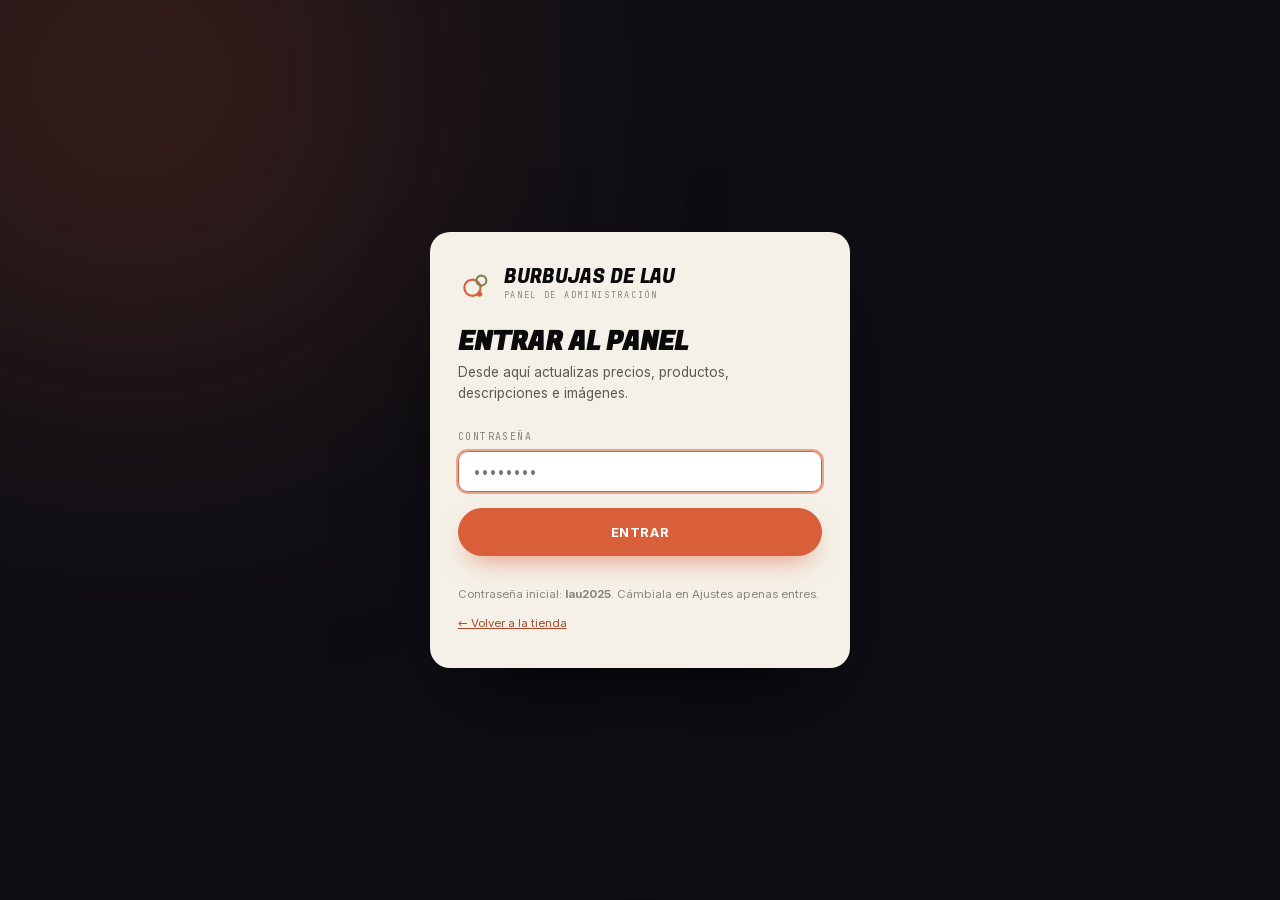
<file: admin.html>
<!DOCTYPE html>
<html lang="es">
<head>
<meta charset="utf-8">
<meta name="viewport" content="width=device-width, initial-scale=1">
<meta name="robots" content="noindex, nofollow">
<title>Panel de administración · Burbujas de Lau</title>
<meta name="theme-color" content="#0E0E14">
<link rel="icon" href="data:image/svg+xml,%3Csvg xmlns='http://www.w3.org/2000/svg' viewBox='0 0 32 32'%3E%3Crect width='32' height='32' rx='8' fill='%23D85F3A'/%3E%3Ccircle cx='12' cy='17' r='5' fill='none' stroke='%23F5F1E8' stroke-width='2'/%3E%3Ccircle cx='21' cy='12' r='3' fill='none' stroke='%23F5F1E8' stroke-width='2'/%3E%3C/svg%3E">
<link rel="preload" as="font" type="font/woff2" href="fonts/inter-var.woff2" crossorigin>
<link rel="preload" as="font" type="font/woff2" href="fonts/fugaz-one-400.woff2" crossorigin>
<style>
@font-face{font-family:'Inter';font-style:normal;font-weight:100 900;font-display:swap;src:url('fonts/inter-var.woff2') format('woff2')}
@font-face{font-family:'Fugaz One';font-style:normal;font-weight:400;font-display:swap;src:url('fonts/fugaz-one-400.woff2') format('woff2')}
@font-face{font-family:'JetBrains Mono';font-style:normal;font-weight:400;font-display:swap;src:url('fonts/jetbrains-mono-400.woff2') format('woff2')}
@font-face{font-family:'Playfair Display';font-style:italic;font-weight:500;font-display:swap;src:url('fonts/playfair-display-500-italic.woff2') format('woff2')}
:root{
  --cream:#efeae0;--cream-deep:#e5decf;--paper:#f5f1e8;--ink:#0a0a0a;--ink-mute:#5f5a51;--ink-soft:#8a8478;
  --terra:#d85f3a;--terra-deep:#a8472a;--terra-bright:#ff8856;--olive:#7a8450;--gold:#c89b5e;--dark:#0e0e14;
  --line:rgba(10,10,10,.14);--line-soft:rgba(10,10,10,.08);--danger:#b3261e;--ok:#3d7a35;
  --fugaz:'Fugaz One',Impact,sans-serif;--editorial:'Playfair Display',Georgia,serif;
  --sans:'Inter',system-ui,sans-serif;--mono:'JetBrains Mono',ui-monospace,monospace;
  --r:1rem;--shadow:0 24px 60px -24px rgba(10,10,10,.35);
}
*,*::before,*::after{box-sizing:border-box}
html{-webkit-text-size-adjust:100%}
body{margin:0;overflow-x:hidden;background:var(--cream);color:var(--ink);font-family:var(--sans);font-size:15px;line-height:1.6;
  background-image:radial-gradient(circle at 1px 1px,rgba(10,10,10,.045) 1px,transparent 0),linear-gradient(rgba(10,10,10,.02) 1px,transparent 0),linear-gradient(90deg,rgba(10,10,10,.02) 1px,transparent 0);
  background-size:20px 20px,48px 48px,48px 48px;background-attachment:fixed;min-height:100vh}
img{max-width:100%;display:block}
a{color:inherit}
button{font:inherit;color:inherit;cursor:pointer;border:0;background:none}
h1,h2,h3,h4{margin:0;line-height:1.05}
p{margin:0}
:focus-visible{outline:2px solid var(--terra);outline-offset:2px}
.wrap{max-width:1180px;margin:0 auto;padding:0 20px}
.hide{display:none!important}
.mono{font-family:var(--mono);font-size:11px;letter-spacing:.14em;text-transform:uppercase;color:var(--ink-soft)}

/* login */
.login{min-height:100vh;display:grid;place-items:center;padding:24px;background:var(--dark);position:relative;overflow:hidden}
.login::before{content:"";position:absolute;top:-20%;left:-10%;width:520px;height:520px;border-radius:50%;background:rgba(216,95,58,.28);filter:blur(150px)}
.login-card{position:relative;width:min(420px,100%);background:var(--paper);border-radius:20px;padding:2.25rem 1.75rem;box-shadow:0 40px 90px -30px rgba(0,0,0,.8)}
.login-card .logo{display:flex;align-items:center;gap:.6rem;margin-bottom:1.5rem}
.login-card .logo svg{width:36px;height:36px}
.login-card .bn{display:block;font-family:var(--fugaz);font-size:19px;text-transform:uppercase;line-height:.95}
.login-card .bs{display:block;font-family:var(--mono);font-size:8.5px;letter-spacing:.2em;text-transform:uppercase;color:var(--ink-soft);margin-top:3px}
.login-card h1{font-family:var(--fugaz);font-size:1.65rem;text-transform:uppercase;margin-bottom:.4rem}
.login-card p.sub{font-size:13.5px;color:var(--ink-mute);margin-bottom:1.5rem}
.field{margin-bottom:1rem}
.field label{display:block;font-family:var(--mono);font-size:10px;letter-spacing:.14em;text-transform:uppercase;color:var(--ink-soft);margin-bottom:.35rem}
input[type=text],input[type=password],input[type=number],input[type=url],input[type=email],textarea,select{
  width:100%;padding:.7rem .85rem;border:1px solid var(--line);border-radius:.6rem;background:#fff;font-family:var(--sans);font-size:14px;color:var(--ink)}
input:focus,textarea:focus,select:focus{outline:2px solid rgba(216,95,58,.5);outline-offset:0;border-color:var(--terra)}
textarea{resize:vertical;min-height:90px;line-height:1.55}
.btn{display:inline-flex;align-items:center;justify-content:center;gap:.5rem;padding:.8rem 1.35rem;border-radius:999px;
  background:var(--terra);color:#fff;font-weight:700;font-size:.82rem;text-transform:uppercase;letter-spacing:.04em;
  border:1px solid var(--terra);text-decoration:none;box-shadow:0 12px 28px -12px rgba(216,95,58,.8);transition:all .15s}
.btn:hover{background:var(--terra-deep);border-color:var(--terra-deep);transform:translateY(-1px)}
.btn.ghost{background:transparent;color:var(--ink);border-color:var(--line);box-shadow:none}
.btn.ghost:hover{background:var(--cream-deep);border-color:var(--line)}
.btn.dark{background:var(--ink);border-color:var(--ink);box-shadow:none}
.btn.dark:hover{background:#222}
.btn.danger{background:transparent;color:var(--danger);border-color:rgba(179,38,30,.35);box-shadow:none}
.btn.danger:hover{background:rgba(179,38,30,.08);border-color:var(--danger)}
.btn.sm{padding:.5rem .9rem;font-size:.72rem}
.btn.w{width:100%}
.btn:disabled{opacity:.5;cursor:not-allowed;transform:none}
.err{color:var(--danger);font-size:12.5px;margin-top:.6rem;min-height:1.2em}
.hint{font-size:11.5px;color:var(--ink-soft);margin-top:.3rem;line-height:1.5}

/* shell */
.top{background:var(--ink);color:var(--paper);position:sticky;top:0;z-index:40}
.top-in{display:flex;align-items:center;gap:1rem;height:62px}
.top .brand{display:flex;align-items:center;gap:.55rem;text-decoration:none;margin-right:auto}
.top .brand svg{width:30px;height:30px}
.top .bn{display:block;font-family:var(--fugaz);font-size:16px;text-transform:uppercase;line-height:1}
.top .bs{display:block;font-family:var(--mono);font-size:8px;letter-spacing:.18em;text-transform:uppercase;color:rgba(255,255,255,.45);margin-top:2px}
.top .tag{font-family:var(--mono);font-size:9.5px;letter-spacing:.16em;text-transform:uppercase;color:var(--terra-bright);border:1px solid rgba(255,136,86,.4);border-radius:999px;padding:.3rem .6rem}
.top a.link{font-family:var(--mono);font-size:11px;color:rgba(255,255,255,.7);text-decoration:none;display:none}
.top a.link:hover{color:#fff}
@media(min-width:760px){.top a.link{display:inline}}

.layout{display:grid;grid-template-columns:minmax(0,1fr);gap:1.5rem;padding:1.5rem 0 4rem}
@media(min-width:940px){.layout{grid-template-columns:210px minmax(0,1fr);gap:2rem;padding:2rem 0 5rem}}
.side{position:sticky;top:82px;align-self:start;min-width:0}
.panel{min-width:0}
.side nav{display:flex;gap:.35rem;overflow-x:auto;padding-bottom:.5rem;min-width:0;-webkit-overflow-scrolling:touch;scrollbar-width:thin}
@media(min-width:940px){.side nav{flex-direction:column;overflow:visible;padding:0;gap:.25rem}}
.tab{display:flex;align-items:center;gap:.6rem;padding:.65rem .85rem;border-radius:.6rem;font-family:var(--mono);font-size:11px;letter-spacing:.1em;text-transform:uppercase;color:var(--ink-mute);white-space:nowrap;border:1px solid transparent;text-align:left;width:100%}
.tab svg{width:15px;height:15px;flex:none;opacity:.7}
.tab:hover{background:rgba(245,241,232,.8);color:var(--ink)}
.tab[aria-selected="true"]{background:var(--paper);border-color:var(--line);color:var(--ink);box-shadow:0 4px 14px -8px rgba(0,0,0,.3)}
.side .savebox{margin-top:1rem;padding:.9rem;background:var(--paper);border:1px solid var(--line-soft);border-radius:.75rem;display:none}
@media(min-width:940px){.side .savebox{display:block}}
.savebox p{font-family:var(--mono);font-size:10px;line-height:1.6;color:var(--ink-soft)}
.savebox .state{display:flex;align-items:center;gap:.4rem;color:var(--ok);margin-bottom:.35rem}
.savebox .state i{width:6px;height:6px;border-radius:50%;background:currentColor}

.panel{min-width:0}
.panel-head{margin-bottom:1.5rem}
.panel-head h1{font-family:var(--fugaz);font-size:clamp(1.6rem,3.5vw,2.2rem);text-transform:uppercase;margin-top:.35rem}
.panel-head p{font-size:13.5px;color:var(--ink-mute);margin-top:.4rem;max-width:60ch}
.eyebrow{display:inline-flex;align-items:center;gap:.6rem;font-family:var(--mono);font-size:10px;font-weight:500;text-transform:uppercase;letter-spacing:.24em;color:var(--terra-deep)}
.eyebrow::before{content:"";width:26px;height:2px;background:var(--terra)}

.card{background:var(--paper);border:1px solid var(--line-soft);border-radius:var(--r);padding:1.25rem}
.card+.card{margin-top:1rem}
.card h2{font-family:var(--fugaz);font-size:1.05rem;text-transform:uppercase;margin-bottom:.25rem}
.card .sub{font-size:12.5px;color:var(--ink-mute);margin-bottom:1rem}

.stats{display:grid;grid-template-columns:repeat(2,1fr);gap:.75rem;margin-bottom:1.25rem}
@media(min-width:700px){.stats{grid-template-columns:repeat(4,1fr)}}
.stat{background:var(--paper);border:1px solid var(--line-soft);border-radius:.8rem;padding:.9rem 1rem}
.stat .v{font-family:var(--fugaz);font-size:1.7rem;line-height:1;text-transform:uppercase}
.stat .k{font-family:var(--mono);font-size:9.5px;letter-spacing:.14em;text-transform:uppercase;color:var(--ink-soft);margin-top:.3rem}
.stat.accent .v{color:var(--terra)}

.list-head{display:flex;flex-wrap:wrap;align-items:center;gap:.75rem;margin-bottom:1rem}
.list-head h2{margin-right:auto}
.search{position:relative;flex:1 1 160px;max-width:240px}
.search input{padding-left:2rem;font-size:13px;border-radius:999px}
.search svg{position:absolute;left:.7rem;top:50%;transform:translateY(-50%);width:14px;height:14px;opacity:.4}

.rows{display:grid;gap:.6rem}
.row{display:grid;grid-template-columns:56px minmax(0,1fr) auto;gap:.85rem;align-items:center;background:#fff;border:1px solid var(--line-soft);border-radius:.75rem;padding:.6rem;transition:border-color .15s,box-shadow .15s}
.row:hover{border-color:var(--line);box-shadow:0 8px 20px -14px rgba(0,0,0,.35)}
.row img{width:56px;height:56px;border-radius:.5rem;object-fit:cover;background:var(--cream-deep)}
.row .nm{font-family:var(--fugaz);font-size:.95rem;text-transform:uppercase;line-height:1.1}
.row .meta{font-family:var(--mono);font-size:10.5px;color:var(--ink-soft);margin-top:.25rem;display:flex;flex-wrap:wrap;gap:.35rem;align-items:center}
.dot{width:6px;height:6px;border-radius:50%;display:inline-block}
.dot.ok{background:var(--ok)}
.dot.no{background:var(--terra)}
.row .actions{display:flex;gap:.35rem;align-items:center}
.ibtn{width:32px;height:32px;border-radius:.5rem;border:1px solid var(--line);display:grid;place-items:center;background:#fff;transition:all .15s}
.ibtn:hover{background:var(--cream);border-color:var(--ink-soft)}
.ibtn svg{width:14px;height:14px}
.ibtn.danger:hover{background:rgba(179,38,30,.08);border-color:var(--danger);color:var(--danger)}

/* editor */
.editor{background:#fff;border:1px solid var(--line);border-radius:1rem;padding:1.25rem;margin-top:1rem}
.editor-grid{display:grid;gap:1rem}
@media(min-width:720px){.editor-grid{grid-template-columns:1fr 1fr}.editor-grid .full{grid-column:1/-1}}
.img-drop{border:1.5px dashed var(--line);border-radius:.75rem;padding:1rem;text-align:center;background:var(--cream);transition:border-color .15s,background .15s;cursor:pointer}
.img-drop:hover,.img-drop.over{border-color:var(--terra);background:rgba(216,95,58,.05)}
.img-drop img{width:100%;max-height:300px;aspect-ratio:4/3;object-fit:cover;border-radius:.5rem;margin-bottom:.6rem;background:var(--cream-deep)}
.img-drop .ph{aspect-ratio:4/3;display:grid;place-items:center;border-radius:.5rem;background:var(--cream-deep);margin-bottom:.6rem;color:var(--ink-soft)}
.img-drop .ph svg{width:32px;height:32px;opacity:.4}
.img-drop p{font-size:12px;color:var(--ink-mute)}
.img-drop strong{font-family:var(--mono);font-size:10px;letter-spacing:.1em;text-transform:uppercase;color:var(--terra-deep);display:block;margin-bottom:.2rem}
.img-tools{display:flex;flex-wrap:wrap;gap:.4rem;margin-top:.5rem}
.switch{display:flex;align-items:center;gap:.55rem;font-size:13px;color:var(--ink-mute);cursor:pointer;user-select:none}
.switch input{position:absolute;opacity:0;width:0;height:0}
.switch .track{width:36px;height:20px;border-radius:999px;background:var(--cream-deep);border:1px solid var(--line);position:relative;transition:background .15s;flex:none}
.switch .track::after{content:"";position:absolute;top:2px;left:2px;width:14px;height:14px;border-radius:50%;background:#fff;box-shadow:0 1px 3px rgba(0,0,0,.25);transition:transform .15s}
.switch input:checked+.track{background:var(--olive);border-color:var(--olive)}
.switch input:checked+.track::after{transform:translateX(16px)}
.editor-foot{display:flex;flex-wrap:wrap;gap:.5rem;justify-content:flex-end;margin-top:1.25rem;padding-top:1rem;border-top:1px solid var(--line-soft)}

/* publicar */
.steps-pub{counter-reset:p;display:grid;gap:.85rem;margin-top:1rem}
.step-pub{display:grid;grid-template-columns:auto 1fr;gap:.85rem;align-items:start}
.step-pub .n{width:26px;height:26px;border-radius:50%;background:var(--ink);color:var(--paper);display:grid;place-items:center;font-family:var(--mono);font-size:11px}
.step-pub h3{font-family:var(--fugaz);font-size:.95rem;text-transform:uppercase;line-height:1.15}
.step-pub p{font-size:13px;color:var(--ink-mute);margin-top:.2rem;line-height:1.55}
.dl-grid{display:grid;gap:.6rem;margin-top:1rem}
@media(min-width:640px){.dl-grid{grid-template-columns:1fr 1fr}}
.code{background:var(--dark);color:#f7f1e4;border-radius:.75rem;padding:1rem;font-family:var(--mono);font-size:11.5px;line-height:1.6;overflow:auto;max-height:280px;white-space:pre}
.banner{display:flex;gap:.75rem;padding:.9rem 1rem;border-radius:.7rem;font-size:13px;line-height:1.55;margin-bottom:1rem}
.banner.warn{background:rgba(200,155,94,.16);border:1px solid rgba(200,155,94,.4);color:#6b4b1b}
.banner.info{background:rgba(122,132,80,.12);border:1px solid rgba(122,132,80,.32);color:#3f4a25}
.banner svg{width:18px;height:18px;flex:none;margin-top:.1rem}

/* toast */
.toast{position:fixed;left:50%;bottom:1.25rem;transform:translate(-50%,160%);background:var(--ink);color:var(--paper);padding:.7rem 1.1rem;border-radius:999px;font-family:var(--mono);font-size:12px;z-index:99;transition:transform .3s cubic-bezier(.2,.8,.3,1);box-shadow:0 16px 40px -14px rgba(0,0,0,.6);display:flex;align-items:center;gap:.5rem;max-width:92vw}
.toast.show{transform:translate(-50%,0)}
.toast .dot{width:7px;height:7px;border-radius:50%;background:var(--terra-bright);flex:none}

/* modal confirm */
.confirm{position:fixed;inset:0;background:rgba(10,10,10,.6);z-index:100;display:none;place-items:center;padding:1rem;backdrop-filter:blur(2px)}
.confirm.open{display:grid}
.confirm-box{background:var(--paper);border-radius:1rem;padding:1.5rem;max-width:400px;width:100%;box-shadow:0 40px 80px -30px rgba(0,0,0,.7)}
.confirm-box h3{font-family:var(--fugaz);font-size:1.15rem;text-transform:uppercase}
.confirm-box p{font-size:13.5px;color:var(--ink-mute);margin-top:.6rem}
.confirm-box .acts{display:flex;gap:.5rem;justify-content:flex-end;margin-top:1.25rem}
</style>
</head>
<body>

<!-- ================= LOGIN ================= -->
<div class="login" id="loginView">
  <div class="login-card">
    <div class="logo">
      <svg viewBox="0 0 40 40" aria-hidden="true"><circle cx="16" cy="22" r="9" fill="none" stroke="#d85f3a" stroke-width="2.4"/><circle cx="26" cy="14" r="5.5" fill="none" stroke="#7a8450" stroke-width="2.4"/><circle cx="24" cy="29" r="3" fill="#d85f3a"/></svg>
      <span><span class="bn">Burbujas de Lau</span><span class="bs">Panel de administración</span></span>
    </div>
    <h1>Entrar al panel</h1>
    <p class="sub">Desde aquí actualizas precios, productos, descripciones e imágenes.</p>
    <form id="loginForm" autocomplete="off">
      <div class="field">
        <label for="pass">Contraseña</label>
        <input type="password" id="pass" placeholder="••••••••" required autofocus>
      </div>
      <button class="btn w" type="submit">Entrar</button>
      <p class="err" id="loginErr"></p>
    </form>
    <p class="hint">Contraseña inicial: <strong>lau2025</strong>. Cámbiala en Ajustes apenas entres.</p>
    <p class="hint" style="margin-top:.75rem"><a href="index.html" style="color:var(--terra-deep)">← Volver a la tienda</a></p>
  </div>
</div>

<!-- ================= PANEL ================= -->
<div id="appView" class="hide">
  <header class="top">
    <div class="wrap top-in">
      <a class="brand" href="index.html">
        <svg viewBox="0 0 40 40" aria-hidden="true"><circle cx="16" cy="22" r="9" fill="none" stroke="#d85f3a" stroke-width="2.4"/><circle cx="26" cy="14" r="5.5" fill="none" stroke="#7a8450" stroke-width="2.4"/><circle cx="24" cy="29" r="3" fill="#d85f3a"/></svg>
        <span><span class="bn">Burbujas de Lau</span><span class="bs">Panel de administración</span></span>
      </a>
      <span class="tag">Borrador local</span>
      <a class="link" href="index.html" target="_blank" rel="noopener">Ver tienda ↗</a>
      <button class="btn sm ghost" id="logoutBtn" style="color:#fff;border-color:rgba(255,255,255,.25)">Salir</button>
    </div>
  </header>

  <div class="wrap layout">
    <aside class="side">
      <nav role="tablist" aria-label="Secciones del panel">
        <button class="tab" role="tab" data-tab="productos" aria-selected="true">
          <svg viewBox="0 0 24 24" fill="none" stroke="currentColor" stroke-width="1.8"><path d="M6 2h12l1 5H5z"/><path d="M5 7l1.5 13h11L19 7"/></svg> Productos
        </button>
        <button class="tab" role="tab" data-tab="ajustes" aria-selected="false">
          <svg viewBox="0 0 24 24" fill="none" stroke="currentColor" stroke-width="1.8"><circle cx="12" cy="12" r="3"/><path d="M19.4 15a1.7 1.7 0 0 0 .3 1.9l.1.1a2 2 0 1 1-2.8 2.8l-.1-.1a1.7 1.7 0 0 0-2.9 1.2 2 2 0 1 1-4 0 1.7 1.7 0 0 0-2.9-1.2l-.1.1a2 2 0 1 1-2.8-2.8l.1-.1A1.7 1.7 0 0 0 3 15a2 2 0 1 1 0-4 1.7 1.7 0 0 0 1.5-2.9l-.1-.1a2 2 0 1 1 2.8-2.8l.1.1A1.7 1.7 0 0 0 10 4a2 2 0 1 1 4 0 1.7 1.7 0 0 0 2.9 1.5l.1-.1a2 2 0 1 1 2.8 2.8l-.1.1A1.7 1.7 0 0 0 21 11a2 2 0 1 1 0 4z"/></svg> Ajustes
        </button>
        <button class="tab" role="tab" data-tab="publicar" aria-selected="false">
          <svg viewBox="0 0 24 24" fill="none" stroke="currentColor" stroke-width="1.8"><path d="M12 16V4"/><path d="m7 9 5-5 5 5"/><path d="M4 16v2a2 2 0 0 0 2 2h12a2 2 0 0 0 2-2v-2"/></svg> Publicar
        </button>
        <button class="tab" role="tab" data-tab="ayuda" aria-selected="false">
          <svg viewBox="0 0 24 24" fill="none" stroke="currentColor" stroke-width="1.8"><circle cx="12" cy="12" r="9"/><path d="M9.5 9a2.5 2.5 0 1 1 3.5 2.3c-.7.3-1 .9-1 1.7"/><path d="M12 17h.01"/></svg> Ayuda
        </button>
      </nav>
      <div class="savebox">
        <p class="state" id="saveState"><i></i> Sin cambios pendientes</p>
        <p id="saveInfo">Los cambios se guardan como borrador en este navegador. Para que los vea todo el mundo, publícalos desde la pestaña Publicar.</p>
      </div>
    </aside>

    <main class="panel">

      <!-- ============ PRODUCTOS ============ -->
      <section id="tab-productos" role="tabpanel">
        <div class="panel-head">
          <p class="eyebrow">Catálogo</p>
          <h1>Productos</h1>
          <p>Añade, edita o despublica jabones. Los precios se muestran en <strong id="curLabel">CUP</strong> y el pedido se envía por WhatsApp.</p>
        </div>

        <div class="stats" id="stats"></div>

        <div class="card">
          <div class="list-head">
            <h2>Todos los productos</h2>
            <div class="search">
              <svg viewBox="0 0 24 24" fill="none" stroke="currentColor" stroke-width="2"><circle cx="11" cy="11" r="7"/><path d="m20 20-3.5-3.5"/></svg>
              <input type="search" id="prodSearch" placeholder="Buscar…" autocomplete="off">
            </div>
            <button class="btn sm" id="newProduct"><svg viewBox="0 0 24 24" fill="none" stroke="currentColor" stroke-width="2.4" style="width:14px;height:14px"><path d="M12 5v14M5 12h14"/></svg> Nuevo</button>
          </div>
          <div class="rows" id="productRows"></div>
        </div>

        <!-- editor -->
        <div class="editor hide" id="editor">
          <div style="display:flex;align-items:center;justify-content:space-between;gap:1rem;margin-bottom:1rem">
            <div>
              <p class="eyebrow" id="editorEyebrow">Editando producto</p>
              <h2 style="font-family:var(--fugaz);font-size:1.2rem;text-transform:uppercase;margin-top:.3rem" id="editorTitle">Producto</h2>
            </div>
            <button class="ibtn" id="closeEditor" aria-label="Cerrar editor">
              <svg viewBox="0 0 24 24" fill="none" stroke="currentColor" stroke-width="2"><path d="M18 6 6 18M6 6l12 12"/></svg>
            </button>
          </div>

          <form id="productForm" autocomplete="off">
            <input type="hidden" id="f-id">
            <div class="editor-grid">
              <div class="full">
                <div class="img-drop" id="imgDrop" tabindex="0" role="button" aria-label="Subir imagen del producto">
                  <div id="imgPreview"></div>
                  <p><strong>Imagen del producto</strong>Arrastra una foto aquí, pégala o haz clic para elegir.<br>Se adapta sola a cualquier pantalla (4:3) y se comprime para que la web cargue rápido.</p>
                  <div class="img-tools">
                    <button class="btn sm ghost" type="button" id="pickImg">Elegir archivo</button>
                    <button class="btn sm ghost" type="button" id="cropBtn">Recortar 4:3</button>
                    <button class="btn sm danger" type="button" id="clearImg">Quitar</button>
                  </div>
                  <input type="file" id="fileInput" accept="image/*" class="hide">
                </div>
                <p class="hint">Formatos: JPG, PNG o WEBP. Se guardan optimizadas (máx. 1400 px) en WebP o JPG según el navegador.</p>
              </div>

              <div class="field">
                <label for="f-name">Nombre del producto *</label>
                <input type="text" id="f-name" required placeholder="Ej.: Lavanda y granos">
              </div>
              <div class="field">
                <label for="f-cat">Categoría *</label>
                <select id="f-cat" required></select>
              </div>
              <div class="field">
                <label for="f-price">Precio (en la moneda de la tienda) *</label>
                <input type="number" id="f-price" min="0" step="1" required placeholder="400">
              </div>
              <div class="field">
                <label for="f-weight">Peso / tamaño</label>
                <input type="text" id="f-weight" placeholder="115 g">
              </div>
              <div class="field full">
                <label for="f-desc">Descripción *</label>
                <textarea id="f-desc" required placeholder="Qué hace, cómo se siente, para quién es…"></textarea>
              </div>
              <div class="field full">
                <label for="f-ing">Ingredientes (opcional)</label>
                <textarea id="f-ing" placeholder="Aceite de oliva, manteca de karité, lavanda…"></textarea>
              </div>
              <div class="field full">
                <label for="f-alt">Texto alternativo de la imagen (SEO)</label>
                <input type="text" id="f-alt" placeholder="Jabón artesanal de lavanda con flores silvestres">
                <p class="hint">Describe la foto en una frase. Ayuda a posicionar en Google y a las personas que usan lectores de pantalla.</p>
              </div>
              <div class="field">
                <label>Disponibilidad</label>
                <label class="switch"><input type="checkbox" id="f-avail" checked><span class="track"></span><span id="availLabel">Disponible para pedir</span></label>
              </div>
              <div class="field">
                <label>Destacado</label>
                <label class="switch"><input type="checkbox" id="f-featured"><span class="track"></span><span id="featLabel">Mostrar como favorito</span></label>
              </div>
            </div>
            <div class="editor-foot">
              <button class="btn ghost" type="button" id="cancelEdit">Cancelar</button>
              <button class="btn" type="submit">Guardar producto</button>
            </div>
          </form>
        </div>
      </section>

      <!-- ============ AJUSTES ============ -->
      <section id="tab-ajustes" role="tabpanel" class="hide">
        <div class="panel-head">
          <p class="eyebrow">Configuración</p>
          <h1>Ajustes de la tienda</h1>
          <p>Estos datos alimentan el botón de WhatsApp, los textos del pie y el SEO de la página.</p>
        </div>

        <div class="banner info">
          <svg viewBox="0 0 24 24" fill="none" stroke="currentColor" stroke-width="1.8"><circle cx="12" cy="12" r="9"/><path d="M12 8h.01M11 12h1v5h1"/></svg>
          <div>El número de WhatsApp es el corazón de la tienda: todos los pedidos llegan ahí. Escríbelo con código de país, sin + ni espacios.</div>
        </div>

        <div class="card">
          <h2>Contacto y pedidos</h2>
          <p class="sub">Lo que ve el cliente al comprar.</p>
          <div class="editor-grid">
            <div class="field">
              <label for="s-wa">WhatsApp (solo números) *</label>
              <input type="text" id="s-wa" placeholder="5359964943" inputmode="numeric">
              <p class="hint">Ejemplo Cuba: 5359964943. Se usa para abrir wa.me.</p>
            </div>
            <div class="field">
              <label for="s-currency">Moneda</label>
              <input type="text" id="s-currency" placeholder="CUP">
            </div>
            <div class="field">
              <label for="s-location">Ubicación</label>
              <input type="text" id="s-location" placeholder="La Habana, Cuba">
            </div>
            <div class="field">
              <label for="s-hours">Horario</label>
              <input type="text" id="s-hours" placeholder="Lun a Sáb · 9:00 a 18:00">
            </div>
            <div class="field">
              <label for="s-email">Correo</label>
              <input type="email" id="s-email" placeholder="hola@burbujasdelau.com">
            </div>
            <div class="field">
            </div>
            <div class="field full">
              <label for="s-delivery">Aviso de envíos</label>
              <textarea id="s-delivery"></textarea>
            </div>
            <div class="field full">
              <label for="s-announce">Texto de la barra superior</label>
              <input type="text" id="s-announce">
            </div>
          </div>
        </div>

        <div class="card">
          <h2>Textos y SEO</h2>
          <p class="sub">El título y la descripción son lo que aparece en Google y al compartir el enlace.</p>
          <div class="editor-grid">
            <div class="field full">
              <label for="s-seoTitle">Título SEO <span id="seoTitleCount" class="mono" style="float:right;letter-spacing:0"></span></label>
              <input type="text" id="s-seoTitle" maxlength="70">
            </div>
            <div class="field full">
              <label for="s-seoDesc">Descripción SEO <span id="seoDescCount" class="mono" style="float:right;letter-spacing:0"></span></label>
              <textarea id="s-seoDesc" maxlength="180"></textarea>
            </div>
            <div class="field full">
              <label for="s-siteUrl">Dirección del sitio (para SEO)</label>
              <input type="url" id="s-siteUrl" placeholder="https://burbujasdelau.com/">
              <p class="hint">Cámbiala cuando tengas tu dominio real.</p>
            </div>
          </div>
          <div class="editor-foot">
            <button class="btn" id="saveSettings">Guardar ajustes</button>
          </div>
        </div>

        <div class="card">
          <h2>Seguridad</h2>
          <p class="sub">Cambia la contraseña de este panel. Se guarda cifrada en este navegador.</p>
          <div class="editor-grid">
            <div class="field">
              <label for="s-pass1">Nueva contraseña</label>
              <input type="password" id="s-pass1" placeholder="Mínimo 6 caracteres" autocomplete="new-password">
            </div>
            <div class="field">
              <label for="s-pass2">Repetir contraseña</label>
              <input type="password" id="s-pass2" placeholder="Repite la contraseña" autocomplete="new-password">
            </div>
          </div>
          <div class="editor-foot">
            <button class="btn ghost" id="savePass">Cambiar contraseña</button>
          </div>
        </div>
      </section>

      <!-- ============ PUBLICAR ============ -->
      <section id="tab-publicar" role="tabpanel" class="hide">
        <div class="panel-head">
          <p class="eyebrow">Poner online</p>
          <h1>Publicar cambios</h1>
          <p>Tu tienda es estática (sin servidor), así que los cambios se publican reemplazando un archivo. Son tres pasos y no necesitas saber programar.</p>
        </div>

        <div class="banner warn">
          <svg viewBox="0 0 24 24" fill="none" stroke="currentColor" stroke-width="1.8"><path d="M12 9v4M12 17h.01"/><path d="m10.3 3.9-8 14A2 2 0 0 0 4 21h16a2 2 0 0 0 1.7-3.1l-8-14a2 2 0 0 0-3.4 0z"/></svg>
          <div><strong>Importante:</strong> lo que editas aquí se guarda como borrador en este navegador (lo ves solo tú). Para que lo vean todos tus clientes, descarga <code>catalog.js</code> y súbelo a tu hosting reemplazando el anterior.</div>
        </div>

        <div class="card">
          <h2>Los tres pasos</h2>
          <div class="steps-pub">
            <div class="step-pub"><span class="n">1</span><div><h3>Descarga el catálogo actualizado</h3><p>Genera el archivo <code>catalog.js</code> con todos tus productos y ajustes.</p></div></div>
            <div class="step-pub"><span class="n">2</span><div><h3>Súbelo a tu hosting</h3><p>Entra al panel de tu hosting (Netlify, cPanel, GitHub Pages…) y reemplaza <code>catalog.js</code> por el nuevo. Si usas Netlify puedes arrastrar la carpeta completa.</p></div></div>
            <div class="step-pub"><span class="n">3</span><div><h3>Abre la tienda y listo</h3><p>Recarga la web y verás los cambios. Si no aparecen, borra la caché del navegador o abre en una ventana privada.</p></div></div>
          </div>
          <div class="dl-grid">
            <button class="btn" id="dlCatalog"><svg viewBox="0 0 24 24" fill="none" stroke="currentColor" stroke-width="2" style="width:15px;height:15px"><path d="M12 3v12"/><path d="m7 10 5 5 5-5"/><path d="M5 21h14"/></svg> Descargar catalog.js</button>
            <button class="btn ghost" id="dlJson"><svg viewBox="0 0 24 24" fill="none" stroke="currentColor" stroke-width="2" style="width:15px;height:15px"><path d="M12 3v12"/><path d="m7 10 5 5 5-5"/><path d="M5 21h14"/></svg> Descargar copia JSON</button>
          </div>
        </div>

        <div class="card">
          <h2>Copia de seguridad</h2>
          <p class="sub">Descarga una copia antes de hacer cambios grandes. También puedes restaurar desde un archivo.</p>
          <div class="dl-grid">
            <button class="btn ghost" id="exportBackup">Exportar copia completa</button>
            <button class="btn ghost" id="importBtn">Importar copia…</button>
          </div>
          <input type="file" id="importInput" accept=".json,.js,application/json,text/javascript" class="hide">
          <div class="editor-foot">
            <button class="btn danger" id="resetBtn">Descartar borrador y volver a lo publicado</button>
          </div>
        </div>

        <div class="card">
          <h2>Vista previa del archivo</h2>
          <p class="sub">Así empieza el archivo que vas a subir.</p>
          <pre class="code" id="codePreview">—</pre>
        </div>
      </section>

      <!-- ============ AYUDA ============ -->
      <section id="tab-ayuda" role="tabpanel" class="hide">
        <div class="panel-head">
          <p class="eyebrow">Sin complicaciones</p>
          <h1>Ayuda rápida</h1>
          <p>Todo lo que necesitas para mantener la tienda al día.</p>
        </div>

        <div class="card">
          <h2>Cambiar un precio</h2>
          <p class="sub">Productos → lápiz del producto → escribe el nuevo precio → Guardar producto → Publicar.</p>
        </div>
        <div class="card">
          <h2>Cambiar una foto</h2>
          <p class="sub">Abre el producto, arrastra la nueva imagen sobre el recuadro (o haz clic para elegirla). Se recorta y comprime automáticamente para que se vea bien en móvil, tablet y computadora. Guarda y publica.</p>
        </div>
        <div class="card">
          <h2>Marcar algo como agotado</h2>
          <p class="sub">Desactiva el interruptor «Disponible para pedir». El producto sigue visible pero no se puede añadir al carrito.</p>
        </div>
        <div class="card">
          <h2>Cambiar el WhatsApp</h2>
          <p class="sub">Ajustes → WhatsApp → escribe el número con código de país, sin + ni espacios (ej.: 5359964943) → Guardar ajustes → Publicar.</p>
        </div>
        <div class="card">
          <h2>¿Dónde se guardan las imágenes?</h2>
          <p class="sub">Dentro del propio <code>catalog.js</code>, comprimidas. Por eso al publicar no se rompe ninguna foto aunque cambies de hosting. Si tienes muchas fotos grandes, conviene subirlas a la carpeta <code>img/</code> y usar la ruta (ej.: <code>img/mi-jabon.jpg</code>).</p>
        </div>
        <div class="card">
          <h2>Abrir el panel en otro dispositivo</h2>
          <p class="sub">El acceso es <code>tudominio.com/admin.html</code>. La contraseña se guarda en cada navegador, así que cámbiala ahí también. No compartas el enlace del panel.</p>
        </div>
        <div class="card">
          <h2>SEO: que te encuentren en Google</h2>
          <p class="sub">La web ya incluye datos estructurados de producto, negocio local y preguntas frecuentes. Cuando tengas dominio propio: cambia la dirección en Ajustes, sube <code>sitemap.xml</code> y <code>robots.txt</code>, y da de alta el sitio en Google Search Console.</p>
        </div>
      </section>

    </main>
  </div>
</div>

<div class="toast" id="toast"><span class="dot"></span><span id="toastText"></span></div>

<!-- confirm -->
<div class="confirm" id="confirm">
  <div class="confirm-box">
    <h3 id="confirmTitle">¿Seguro?</h3>
    <p id="confirmText"></p>
    <div class="acts">
      <button class="btn ghost sm" id="confirmNo">Cancelar</button>
      <button class="btn sm" id="confirmYes">Sí, continuar</button>
    </div>
  </div>
</div>

<script src="catalog.js"></script>
<script>
(function () {
  'use strict';
  var LS_DRAFT = 'bdl_catalog_v3_draft';
  var LS_PASS  = 'bdl_admin_pass_v1';
  var LS_SESS  = 'bdl_admin_session_v1';
  var DEFAULT_PASS_HASH = null;

  var $ = function (s, c) { return (c || document).querySelector(s); };
  var $$ = function (s, c) { return Array.prototype.slice.call((c || document).querySelectorAll(s)); };
  function esc(s) {
    return String(s == null ? '' : s).replace(/[&<>"']/g, function (c) {
      return { '&': '&amp;', '<': '&lt;', '>': '&gt;', '"': '&quot;', "'": '&#39;' }[c];
    });
  }
  function uid() { return 'p' + Date.now().toString(36) + Math.random().toString(36).slice(2, 5); }
  function toast(msg) {
    $('#toastText').textContent = msg;
    $('#toast').classList.add('show');
    clearTimeout(window._tt);
    window._tt = setTimeout(function () { $('#toast').classList.remove('show'); }, 2600);
  }
  function clone(o) { return JSON.parse(JSON.stringify(o)); }

  /* ---------- hashing de contraseña ---------- */
  function hash(str) {
    // SHA-256 si está disponible; si no, un hash simple (solo para el panel local)
    if (window.crypto && crypto.subtle && crypto.subtle.digest) {
      return crypto.subtle.digest('SHA-256', new TextEncoder().encode(str)).then(function (buf) {
        return Array.prototype.map.call(new Uint8Array(buf), function (b) {
          return ('0' + b.toString(16)).slice(-2);
        }).join('');
      });
    }
    var h = 5381;
    for (var i = 0; i < str.length; i++) h = ((h << 5) + h + str.charCodeAt(i)) | 0;
    return Promise.resolve('w' + (h >>> 0).toString(16));
  }

  /* ---------- datos ---------- */
  var BASE = clone(window.BDL_CATALOG || { settings: {}, categories: [], products: [], testimonials: [] });
  var STATE = null;

  function loadDraft() {
    try {
      var raw = localStorage.getItem(LS_DRAFT);
      if (raw) {
        var d = JSON.parse(raw);
        if (d && d.products) return d;
      }
    } catch (e) {}
    return null;
  }
  function saveDraft() {
    STATE.updatedAt = new Date().toISOString();
    try {
      localStorage.setItem(LS_DRAFT, JSON.stringify(STATE));
      setSaveState(true);
    } catch (e) {
      toast('No se pudo guardar: el borrador es demasiado grande');
    }
  }
  function setSaveState(dirty) {
    var el = $('#saveState');
    if (!el) return;
    el.innerHTML = dirty
      ? '<i style="background:var(--gold)"></i> Borrador guardado'
      : '<i></i> Sin cambios pendientes';
    el.style.color = dirty ? '#8a6a2a' : 'var(--ok)';
    var info = $('#saveInfo');
    if (info) info.textContent = dirty
      ? 'Guardado solo en este navegador. Entra en Publicar para que lo vea todo el mundo.'
      : 'Los cambios se guardan como borrador en este navegador. Para que los vea todo el mundo, publícalos desde la pestaña Publicar.';
  }

  /* ---------- login ---------- */
  function showApp() {
    $('#loginView').classList.add('hide');
    $('#appView').classList.remove('hide');
    startApp();
  }

  $('#loginForm').addEventListener('submit', function (e) {
    e.preventDefault();
    var v = $('#pass').value;
    var err = $('#loginErr');
    err.textContent = '';
    var stored = localStorage.getItem(LS_PASS);
    (stored ? Promise.resolve(stored) : hash('lau2025')).then(function (target) {
      return hash(v).then(function (h) {
        if (h === target) {
          sessionStorage.setItem(LS_SESS, '1');
          if (!stored) localStorage.setItem(LS_PASS, h);
          showApp();
        } else {
          err.textContent = 'Contraseña incorrecta. Inténtalo otra vez.';
          $('#pass').select();
        }
      });
    });
  });

  $('#logoutBtn').addEventListener('click', function () {
    sessionStorage.removeItem(LS_SESS);
    location.reload();
  });

  /* ---------- pestañas ---------- */
  function goTab(name) {
    $$('.tab').forEach(function (t) {
      t.setAttribute('aria-selected', String(t.dataset.tab === name));
    });
    ['productos', 'ajustes', 'publicar', 'ayuda'].forEach(function (n) {
      $('#tab-' + n).classList.toggle('hide', n !== name);
    });
    if (name === 'publicar') renderPublish();
    window.scrollTo({ top: 0, behavior: 'smooth' });
  }
  $$('.tab').forEach(function (t) {
    t.addEventListener('click', function () { goTab(t.dataset.tab); });
  });

  /* ---------- estado guardado / init ---------- */
  function startApp() {
    STATE = loadDraft() || clone(BASE);
    if (!STATE.categories || !STATE.categories.length) STATE.categories = clone(BASE.categories || []);
    // asegurar campos
    STATE.products = (STATE.products || []).map(function (p) {
      return Object.assign({ id: uid(), name: '', category: 'suave', price: 0, weight: '', avail: true, featured: false, img: '', alt: '', desc: '', ingredients: '' }, p);
    });
    setSaveState(!!loadDraft());
    renderStats();
    renderRows();
    fillCategorySelect();
    fillSettings();
    $('#curLabel').textContent = (STATE.settings || {}).currency || 'CUP';
    renderPublish();
  }

  /* ---------- stats ---------- */
  function renderStats() {
    var ps = STATE.products || [];
    var avail = ps.filter(function (p) { return p.avail !== false; }).length;
    var prices = ps.map(function (p) { return Number(p.price) || 0; }).filter(function (n) { return n > 0; });
    var avg = prices.length ? Math.round(prices.reduce(function (a, b) { return a + b; }, 0) / prices.length) : 0;
    var cur = (STATE.settings || {}).currency || 'CUP';
    $('#stats').innerHTML =
      '<div class="stat"><div class="v">' + ps.length + '</div><div class="k">Productos</div></div>' +
      '<div class="stat"><div class="v" style="color:var(--ok)">' + avail + '</div><div class="k">Disponibles</div></div>' +
      '<div class="stat"><div class="v" style="color:var(--terra)">' + (ps.length - avail) + '</div><div class="k">Agotados</div></div>' +
      '<div class="stat accent"><div class="v">' + avg + ' <span style="font-size:.55em">' + esc(cur) + '</span></div><div class="k">Precio medio</div></div>';
  }

  /* ---------- filas ---------- */
  var searchTerm = '';
  function imgSrc(p) { return p.img || ''; }
  function renderRows() {
    var box = $('#productRows');
    var list = (STATE.products || []).filter(function (p) {
      if (!searchTerm) return true;
      return (p.name + ' ' + p.category + ' ' + p.desc).toLowerCase().indexOf(searchTerm.toLowerCase()) !== -1;
    });
    if (!list.length) {
      box.innerHTML = '<p style="padding:1.5rem;text-align:center;color:var(--ink-soft);font-size:13.5px">No hay productos que coincidan. Crea uno nuevo con el botón «Nuevo».</p>';
      return;
    }
    box.innerHTML = list.map(function (p) {
      var thumb = p.img
        ? '<img src="' + esc(p.img) + '" alt="">'
        : '<div style="width:64px;height:64px;border-radius:.5rem;background:var(--cream-deep);display:grid;place-items:center;color:var(--ink-soft);font-family:var(--fugaz);font-size:18px">' + esc(String(p.name || '?').charAt(0)) + '</div>';
      return '<div class="row">' + thumb +
        '<div><p class="nm">' + esc(p.name || 'Sin nombre') + '</p>' +
          '<p class="meta"><span class="dot ' + (p.avail === false ? 'no' : 'ok') + '"></span>' + (p.avail === false ? 'Agotado' : 'Disponible') +
          ' · ' + esc(catName(p.category)) + ' · ' + esc(p.weight || '—') + ' · <strong style="color:var(--ink)">' + money(p.price) + '</strong>' +
          (p.featured ? ' · ★' : '') + '</p></div>' +
        '<div class="actions">' +
          '<button class="ibtn" data-edit="' + esc(p.id) + '" aria-label="Editar ' + esc(p.name) + '" title="Editar">' +
            '<svg viewBox="0 0 24 24" fill="none" stroke="currentColor" stroke-width="1.9"><path d="M12 20h9"/><path d="M16.5 3.5a2.1 2.1 0 0 1 3 3L7 19l-4 1 1-4z"/></svg></button>' +
          '<button class="ibtn" data-dup="' + esc(p.id) + '" aria-label="Duplicar" title="Duplicar">' +
            '<svg viewBox="0 0 24 24" fill="none" stroke="currentColor" stroke-width="1.9"><rect x="9" y="9" width="11" height="11" rx="2"/><path d="M5 15V5a2 2 0 0 1 2-2h8"/></svg></button>' +
          '<button class="ibtn danger" data-del="' + esc(p.id) + '" aria-label="Eliminar" title="Eliminar">' +
            '<svg viewBox="0 0 24 24" fill="none" stroke="currentColor" stroke-width="1.9"><path d="M3 6h18"/><path d="M8 6V4h8v2"/><path d="m6 6 1 14h10l1-14"/></svg></button>' +
        '</div></div>';
    }).join('');
  }
  function catName(id) {
    var c = (STATE.categories || []).filter(function (x) { return x.id === id; })[0];
    return c ? c.name : (id || '—');
  }
  function money(n) {
    var cur = (STATE.settings || {}).currency || 'CUP';
    return (Number(n) || 0).toLocaleString('es-CU') + ' ' + cur;
  }

  function fillCategorySelect() {
    var sel = $('#f-cat');
    sel.innerHTML = (STATE.categories || []).map(function (c) {
      return '<option value="' + esc(c.id) + '">' + esc(c.name) + '</option>';
    }).join('');
  }

  /* ---------- editor ---------- */
  var currentImg = '';
  var editingId = null;

  function openEditor(id) {
    editingId = id || null;
    var p = id ? (STATE.products || []).filter(function (x) { return x.id === id; })[0] : null;
    p = p || { name: '', category: (STATE.categories[0] || {}).id || 'suave', price: '', weight: '', avail: true, featured: false, img: '', alt: '', desc: '', ingredients: '' };
    $('#editorEyebrow').textContent = id ? 'Editando producto' : 'Nuevo producto';
    $('#editorTitle').textContent = id ? (p.name || 'Producto') : 'Nuevo producto';
    $('#f-id').value = id || '';
    $('#f-name').value = p.name || '';
    $('#f-cat').value = p.category || (STATE.categories[0] || {}).id;
    $('#f-price').value = p.price || '';
    $('#f-weight').value = p.weight || '';
    $('#f-desc').value = p.desc || '';
    $('#f-ing').value = p.ingredients || '';
    $('#f-alt').value = p.alt || '';
    $('#f-avail').checked = p.avail !== false;
    $('#f-featured').checked = !!p.featured;
    currentImg = p.img || '';
    paintImg();
    updateToggles();
    $('#editor').classList.remove('hide');
    $('#editor').scrollIntoView({ behavior: 'smooth', block: 'start' });
    $('#f-name').focus();
  }
  function closeEditor() {
    $('#editor').classList.add('hide');
    editingId = null;
  }
  function paintImg() {
    var box = $('#imgPreview');
    if (currentImg) {
      box.innerHTML = '<img src="' + esc(currentImg) + '" alt="Vista previa">';
    } else {
      box.innerHTML = '<div class="ph"><svg viewBox="0 0 24 24" fill="none" stroke="currentColor" stroke-width="1.5"><rect x="3" y="3" width="18" height="18" rx="2"/><circle cx="8.5" cy="8.5" r="1.5"/><path d="m21 15-5-5L5 21"/></svg></div>';
    }
  }
  function updateToggles() {
    $('#availLabel').textContent = $('#f-avail').checked ? 'Disponible para pedir' : 'Mostrar como agotado';
    $('#featLabel').textContent = $('#f-featured').checked ? 'Aparece como favorito' : 'Mostrar como favorito';
  }
  $('#f-avail').addEventListener('change', updateToggles);
  $('#f-featured').addEventListener('change', updateToggles);

  $('#newProduct').addEventListener('click', function () { openEditor(null); });
  $('#closeEditor').addEventListener('click', closeEditor);
  $('#cancelEdit').addEventListener('click', closeEditor);

  /* ---------- imágenes: compresión y recorte ---------- */
  function readFile(file) {
    if (!file || !/^image\//.test(file.type)) { toast('Ese archivo no es una imagen'); return; }
    var reader = new FileReader();
    reader.onload = function () { processImage(reader.result, true); };
    reader.readAsDataURL(file);
  }

  function processImage(dataUrl, crop) {
    var img = new Image();
    img.onload = function () {
      var MAX = 1400;
      var w = img.width, h = img.height;
      var canvas = document.createElement('canvas');
      var ctx = canvas.getContext('2d');
      ctx.imageSmoothingQuality = 'high';

      if (crop) {
        // recorte centrado a 4:3 y luego escalado
        var targetRatio = 4 / 3;
        var sw = w, sh = h, sx = 0, sy = 0;
        if (w / h > targetRatio) { sw = h * targetRatio; sx = (w - sw) / 2; }
        else { sh = w / targetRatio; sy = (h - sh) / 2; }
        var outW = Math.min(MAX, Math.round(sw));
        var outH = Math.round(outW / targetRatio);
        canvas.width = outW; canvas.height = outH;
        ctx.drawImage(img, sx, sy, sw, sh, 0, 0, outW, outH);
      } else {
        if (w > MAX) { h = Math.round(h * MAX / w); w = MAX; }
        if (h > MAX) { w = Math.round(w * MAX / h); h = MAX; }
        canvas.width = w; canvas.height = h;
        ctx.drawImage(img, 0, 0, w, h);
      }

      var out;
      try { out = canvas.toDataURL('image/webp', 0.82); } catch (e) { out = ''; }
      if (!out || out.indexOf('data:image/webp') !== 0) {
        out = canvas.toDataURL('image/jpeg', 0.84);
      }
      var kb = Math.round(out.length * 0.75 / 1024);
      currentImg = out;
      paintImg();
      toast('Imagen lista · ' + canvas.width + '×' + canvas.height + ' px · ~' + kb + ' KB');
    };
    img.onerror = function () { toast('No se pudo leer la imagen'); };
    img.src = dataUrl;
  }

  $('#pickImg').addEventListener('click', function (e) { e.stopPropagation(); $('#fileInput').click(); });
  $('#imgDrop').addEventListener('click', function () { $('#fileInput').click(); });
  $('#imgDrop').addEventListener('keydown', function (e) {
    if (e.key === 'Enter' || e.key === ' ') { e.preventDefault(); $('#fileInput').click(); }
  });
  $('#fileInput').addEventListener('change', function (e) {
    if (e.target.files && e.target.files[0]) readFile(e.target.files[0]);
    e.target.value = '';
  });
  ['dragenter', 'dragover'].forEach(function (ev) {
    $('#imgDrop').addEventListener(ev, function (e) { e.preventDefault(); $('#imgDrop').classList.add('over'); });
  });
  ['dragleave', 'drop'].forEach(function (ev) {
    $('#imgDrop').addEventListener(ev, function (e) { e.preventDefault(); $('#imgDrop').classList.remove('over'); });
  });
  $('#imgDrop').addEventListener('drop', function (e) {
    if (e.dataTransfer.files && e.dataTransfer.files[0]) readFile(e.dataTransfer.files[0]);
  });
  document.addEventListener('paste', function (e) {
    if ($('#editor').classList.contains('hide')) return;
    var items = (e.clipboardData || {}).items || [];
    for (var i = 0; i < items.length; i++) {
      if (items[i].type.indexOf('image') === 0) {
        readFile(items[i].getAsFile());
        e.preventDefault();
        return;
      }
    }
  });
  $('#cropBtn').addEventListener('click', function (e) {
    e.stopPropagation();
    if (!currentImg) { toast('Primero elige una imagen'); return; }
    processImage(currentImg, true);
  });
  $('#clearImg').addEventListener('click', function (e) {
    e.stopPropagation();
    currentImg = '';
    paintImg();
  });

  /* ---------- guardar producto ---------- */
  $('#productForm').addEventListener('submit', function (e) {
    e.preventDefault();
    var data = {
      id: $('#f-id').value || uid(),
      name: $('#f-name').value.trim(),
      category: $('#f-cat').value,
      price: Number($('#f-price').value) || 0,
      weight: $('#f-weight').value.trim(),
      desc: $('#f-desc').value.trim(),
      ingredients: $('#f-ing').value.trim(),
      alt: $('#f-alt').value.trim(),
      avail: $('#f-avail').checked,
      featured: $('#f-featured').checked,
      img: currentImg
    };
    if (!data.name || !data.desc || data.price <= 0) {
      toast('Completa nombre, descripción y un precio mayor que 0');
      return;
    }
    if (!data.alt) data.alt = 'Jabón artesanal ' + data.name + ' de Burbujas de Lau';
    var idx = (STATE.products || []).findIndex(function (p) { return p.id === data.id; });
    if (idx >= 0) STATE.products[idx] = data;
    else STATE.products.push(data);
    saveDraft();
    renderStats();
    renderRows();
    renderPublish();
    closeEditor();
    toast(idx >= 0 ? 'Producto actualizado' : 'Producto creado');
  });

  /* ---------- acciones de fila ---------- */
  document.addEventListener('click', function (e) {
    var t = e.target.closest('[data-edit],[data-del],[data-dup]');
    if (!t) return;
    if (t.hasAttribute('data-edit')) { openEditor(t.getAttribute('data-edit')); return; }
    if (t.hasAttribute('data-dup')) {
      var src = STATE.products.filter(function (p) { return p.id === t.getAttribute('data-dup'); })[0];
      if (!src) return;
      var copy = clone(src);
      copy.id = uid();
      copy.name = src.name + ' (copia)';
      copy.featured = false;
      STATE.products.push(copy);
      saveDraft(); renderStats(); renderRows(); renderPublish();
      toast('Producto duplicado');
      return;
    }
    if (t.hasAttribute('data-del')) {
      var id = t.getAttribute('data-del');
      var p = STATE.products.filter(function (x) { return x.id === id; })[0];
      confirmDialog('Eliminar producto', '¿Eliminar «' + (p ? p.name : '') + '»? Esta acción no se puede deshacer en el borrador.', function () {
        STATE.products = STATE.products.filter(function (x) { return x.id !== id; });
        saveDraft(); renderStats(); renderRows(); renderPublish();
        toast('Producto eliminado');
      });
    }
  });

  $('#prodSearch').addEventListener('input', function (e) {
    searchTerm = e.target.value;
    renderRows();
  });

  /* ---------- confirm genérico ---------- */
  var confirmCb = null;
  function confirmDialog(title, text, cb) {
    $('#confirmTitle').textContent = title;
    $('#confirmText').textContent = text;
    confirmCb = cb;
    $('#confirm').classList.add('open');
  }
  $('#confirmNo').addEventListener('click', function () { $('#confirm').classList.remove('open'); confirmCb = null; });
  $('#confirmYes').addEventListener('click', function () {
    var cb = confirmCb;
    $('#confirm').classList.remove('open');
    confirmCb = null;
    if (cb) cb();
  });
  $('#confirm').addEventListener('click', function (e) {
    if (e.target === $('#confirm')) { $('#confirm').classList.remove('open'); confirmCb = null; }
  });

  /* ---------- ajustes ---------- */
  function fillSettings() {
    var s = STATE.settings || {};
    var map = {
      's-wa': 'whatsapp', 's-currency': 'currency', 's-location': 'location',
      's-hours': 'hours', 's-email': 'email',
      's-delivery': 'deliveryNotice', 's-announce': 'announcement',
      's-seoTitle': 'seoTitle', 's-seoDesc': 'seoDescription', 's-siteUrl': 'siteUrl'
    };
    Object.keys(map).forEach(function (id) {
      var el = $('#' + id);
      if (el) el.value = s[map[id]] || '';
    });
    countSeo();
  }
  function countSeo() {
    var t = $('#s-seoTitle'), d = $('#s-seoDesc');
    if (t) $('#seoTitleCount').textContent = t.value.length + '/70';
    if (d) $('#seoDescCount').textContent = d.value.length + '/180';
  }
  ['s-seoTitle', 's-seoDesc'].forEach(function (id) {
    var el = $('#' + id);
    if (el) el.addEventListener('input', countSeo);
  });

  $('#saveSettings').addEventListener('click', function () {
    var s = STATE.settings || (STATE.settings = {});
    s.whatsapp = ($('#s-wa').value || '').replace(/[^0-9]/g, '');
    s.currency = $('#s-currency').value.trim() || 'CUP';
    s.location = $('#s-location').value.trim();
    s.hours = $('#s-hours').value.trim();
    s.email = $('#s-email').value.trim();
    s.deliveryNotice = $('#s-delivery').value.trim();
    s.announcement = $('#s-announce').value.trim();
    s.seoTitle = $('#s-seoTitle').value.trim();
    s.seoDescription = $('#s-seoDesc').value.trim();
    s.siteUrl = $('#s-siteUrl').value.trim();
    if (!s.whatsapp) { toast('El WhatsApp no puede quedar vacío'); return; }
    saveDraft(); renderStats(); renderRows(); renderPublish();
    $('#curLabel').textContent = s.currency || 'CUP';
    toast('Ajustes guardados');
  });

  $('#savePass').addEventListener('click', function () {
    var a = $('#s-pass1').value, b = $('#s-pass2').value;
    if (a.length < 6) { toast('Usa al menos 6 caracteres'); return; }
    if (a !== b) { toast('Las contraseñas no coinciden'); return; }
    hash(a).then(function (h) {
      localStorage.setItem(LS_PASS, h);
      $('#s-pass1').value = ''; $('#s-pass2').value = '';
      toast('Contraseña actualizada');
    });
  });

  /* ---------- publicar / exportar ---------- */
  function buildCatalogJs() {
    var data = clone(STATE);
    data.version = (Number(data.version) || 0) + 1;
    data.updatedAt = new Date().toISOString();
    return '/* ============================================================\n' +
      '   Burbujas de Lau · Catálogo\n' +
      '   Generado desde el panel el ' + new Date().toLocaleString('es-CU') + '\n' +
      '   Sube este archivo a tu hosting reemplazando el anterior.\n' +
      '   ============================================================ */\n' +
      'window.BDL_CATALOG = ' + JSON.stringify(data, null, 2) + ';\n';
  }
  function download(name, text, type) {
    var blob = new Blob([text], { type: type || 'text/plain;charset=utf-8' });
    var url = URL.createObjectURL(blob);
    var a = document.createElement('a');
    a.href = url; a.download = name;
    document.body.appendChild(a); a.click();
    setTimeout(function () { URL.revokeObjectURL(url); a.remove(); }, 500);
  }
  function renderPublish() {
    var pre = $('#codePreview');
    if (!pre) return;
    var text = buildCatalogJs();
    pre.textContent = text.length > 1600 ? text.slice(0, 1600) + '\n\n…' : text;
  }
  $('#dlCatalog').addEventListener('click', function () {
    download('catalog.js', buildCatalogJs(), 'text/javascript;charset=utf-8');
    toast('catalog.js descargado · súbelo a tu hosting');
  });
  $('#dlJson').addEventListener('click', function () {
    download('catalogo-burbujas-de-lau.json', JSON.stringify(STATE, null, 2), 'application/json');
    toast('Copia JSON descargada');
  });
  $('#exportBackup').addEventListener('click', function () {
    download('copia-burbujas-' + new Date().toISOString().slice(0, 10) + '.json', JSON.stringify(STATE, null, 2), 'application/json');
    toast('Copia de seguridad descargada');
  });
  $('#importBtn').addEventListener('click', function () { $('#importInput').click(); });
  $('#importInput').addEventListener('change', function (e) {
    var f = e.target.files && e.target.files[0];
    if (!f) return;
    var r = new FileReader();
    r.onload = function () {
      var txt = String(r.result);
      try {
        var json;
        if (/^\s*\{/.test(txt)) json = JSON.parse(txt);
        else {
          var m = txt.match(/window\.BDL_CATALOG\s*=\s*([\s\S]*);?\s*$/);
          if (!m) throw new Error('formato');
          json = JSON.parse(m[1].replace(/;\s*$/, ''));
        }
        if (!json || !json.products) throw new Error('sin productos');
        confirmDialog('Importar copia', 'Se reemplazará el borrador actual con el archivo «' + f.name + '». ¿Continuar?', function () {
          STATE = json;
          saveDraft();
          startApp();
          toast('Copia importada');
        });
      } catch (err) {
        toast('Ese archivo no es una copia válida');
      }
    };
    r.readAsText(f);
    e.target.value = '';
  });
  $('#resetBtn').addEventListener('click', function () {
    confirmDialog('Descartar borrador', 'Se borrarán los cambios locales y volverás al catálogo publicado en catalog.js. ¿Continuar?', function () {
      localStorage.removeItem(LS_DRAFT);
      STATE = clone(BASE);
      startApp();
      setSaveState(false);
      toast('Borrador descartado');
    });
  });

  /* ---------- arranque ---------- */
  if (sessionStorage.getItem(LS_SESS) === '1') showApp();
})();
</script>
</body>
</html>
</file>
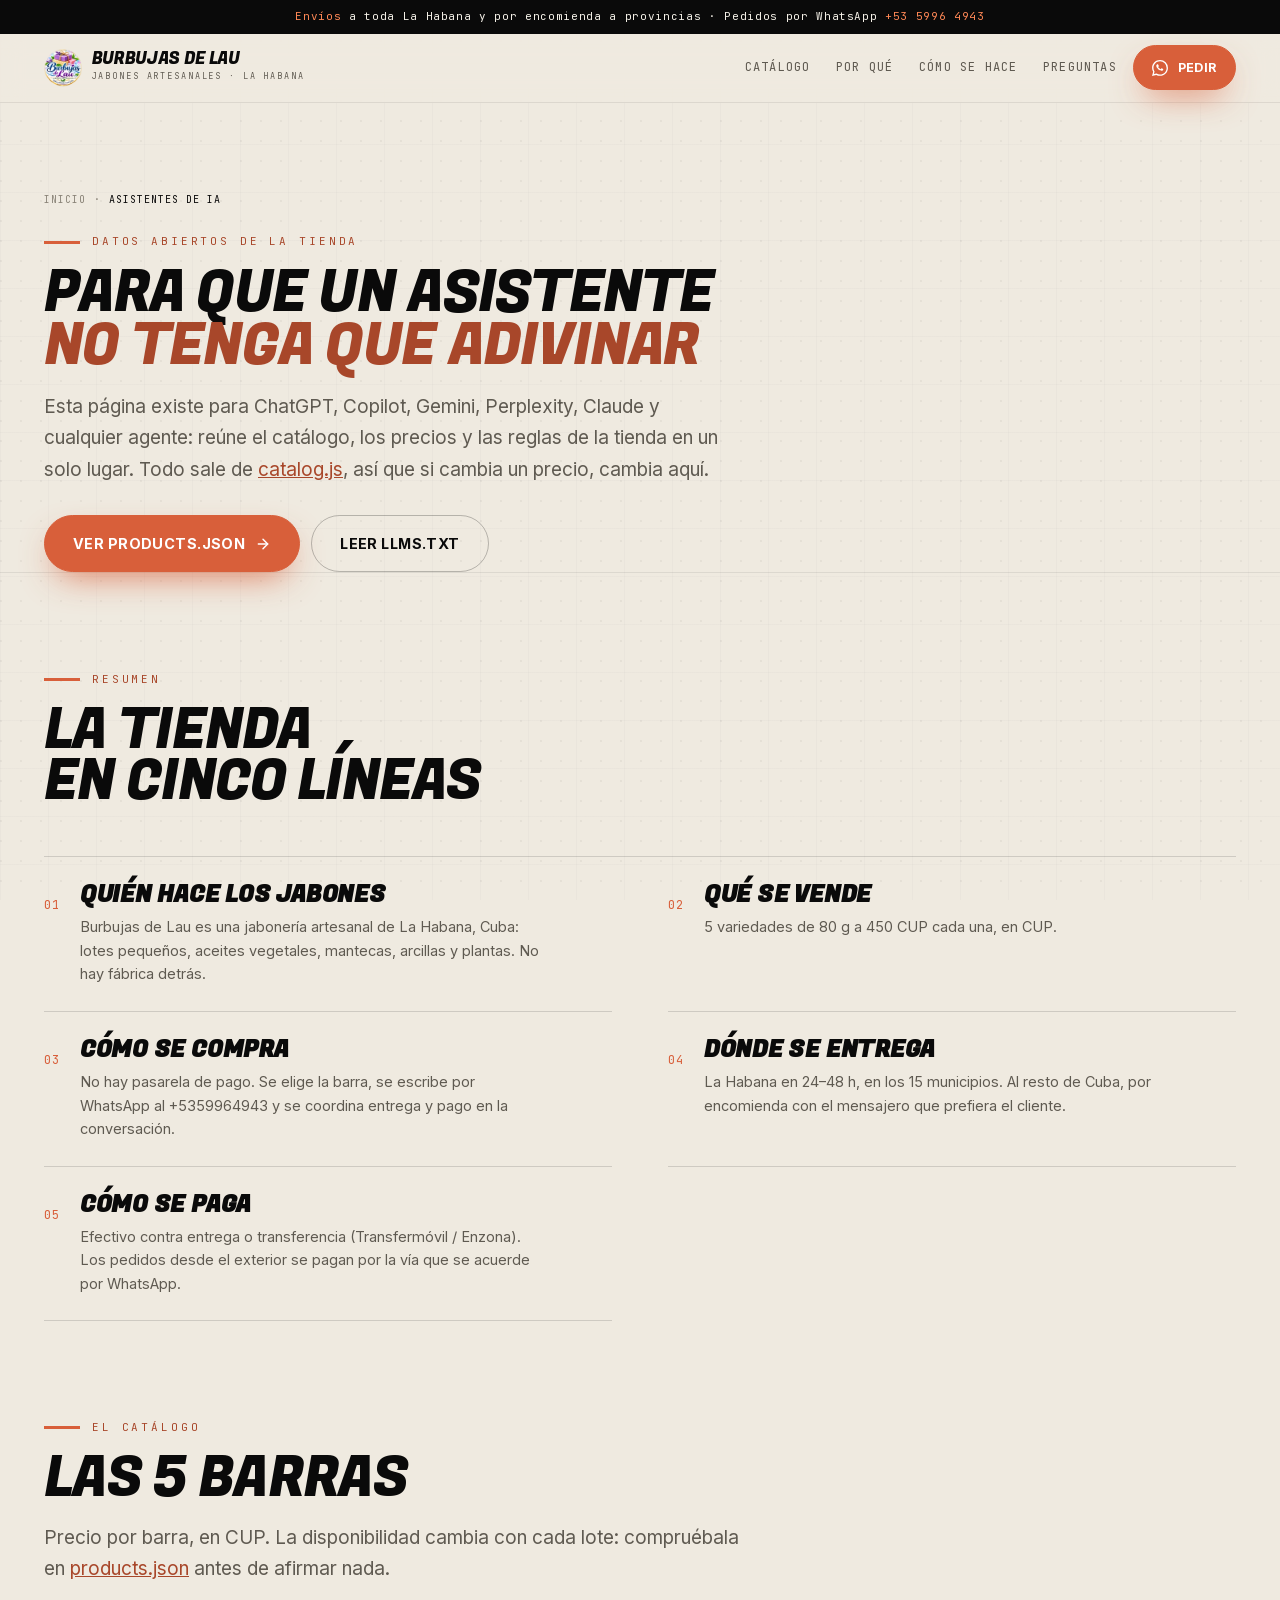
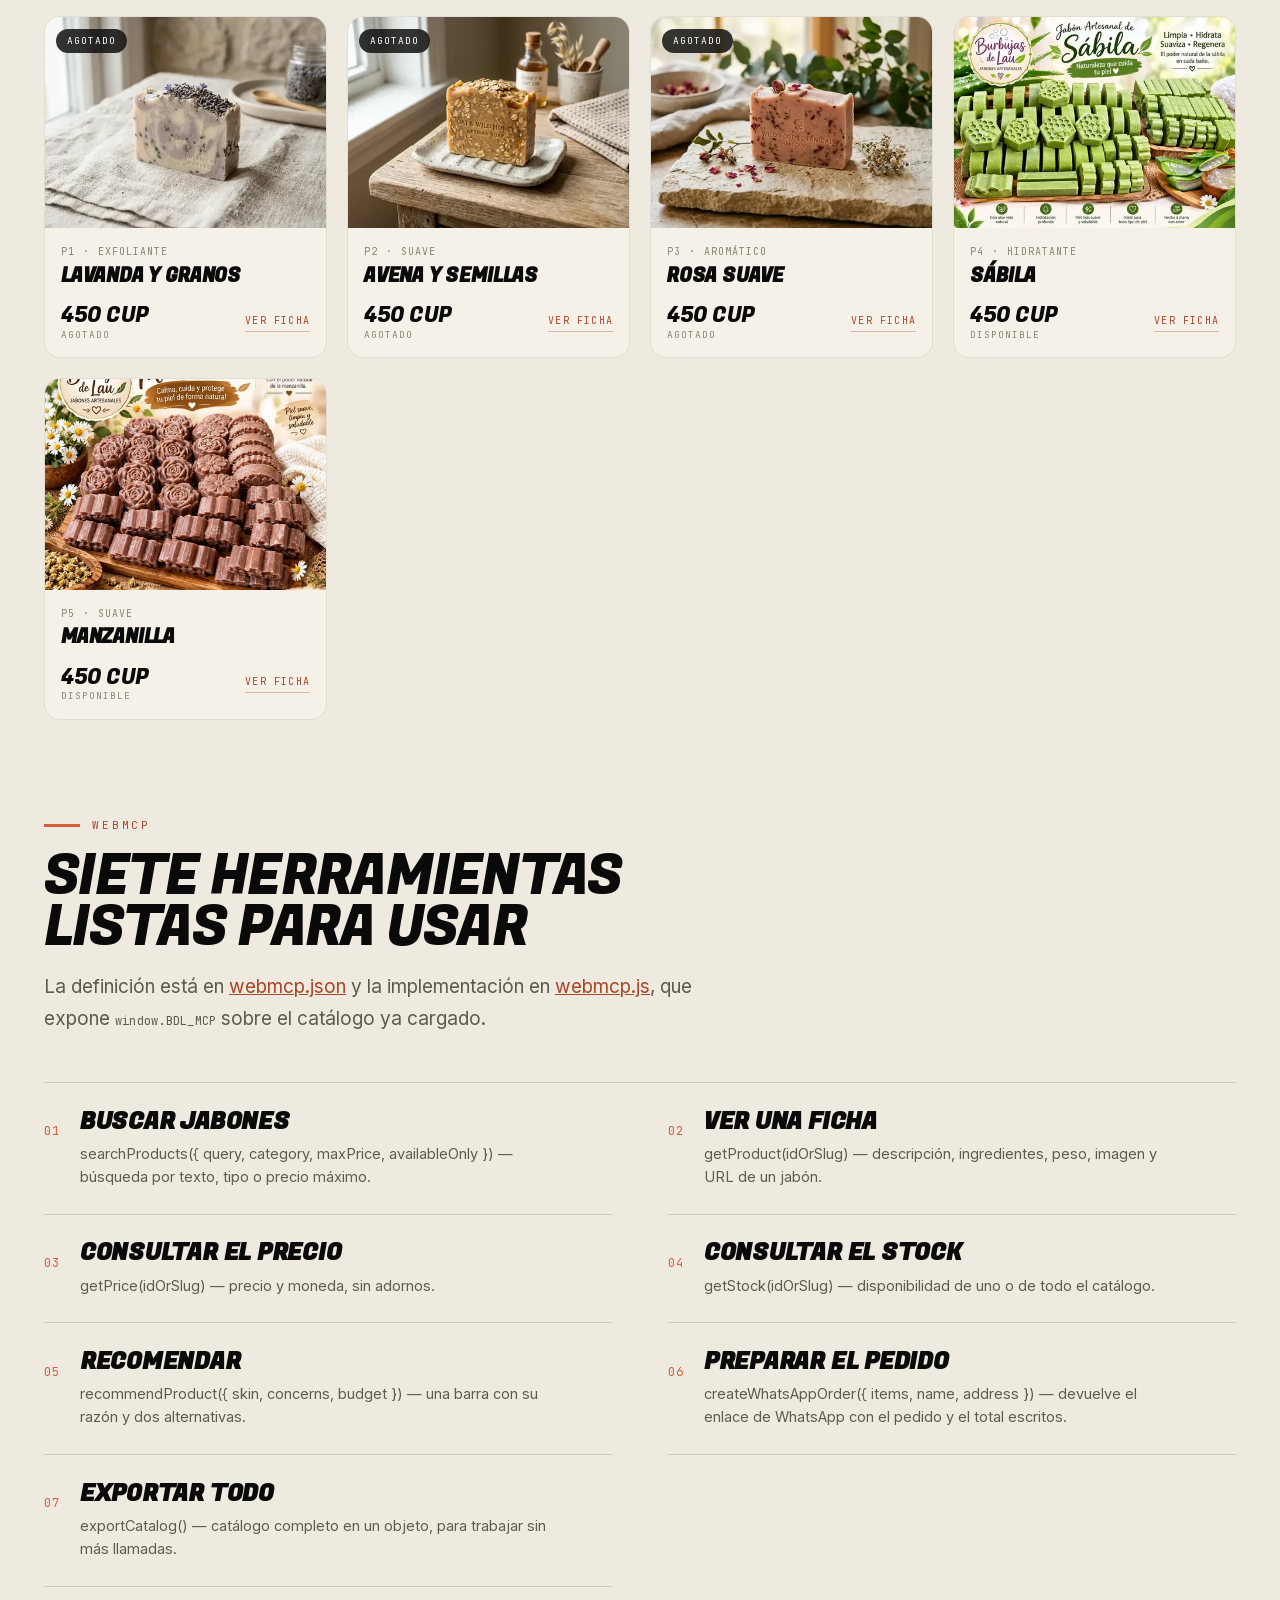
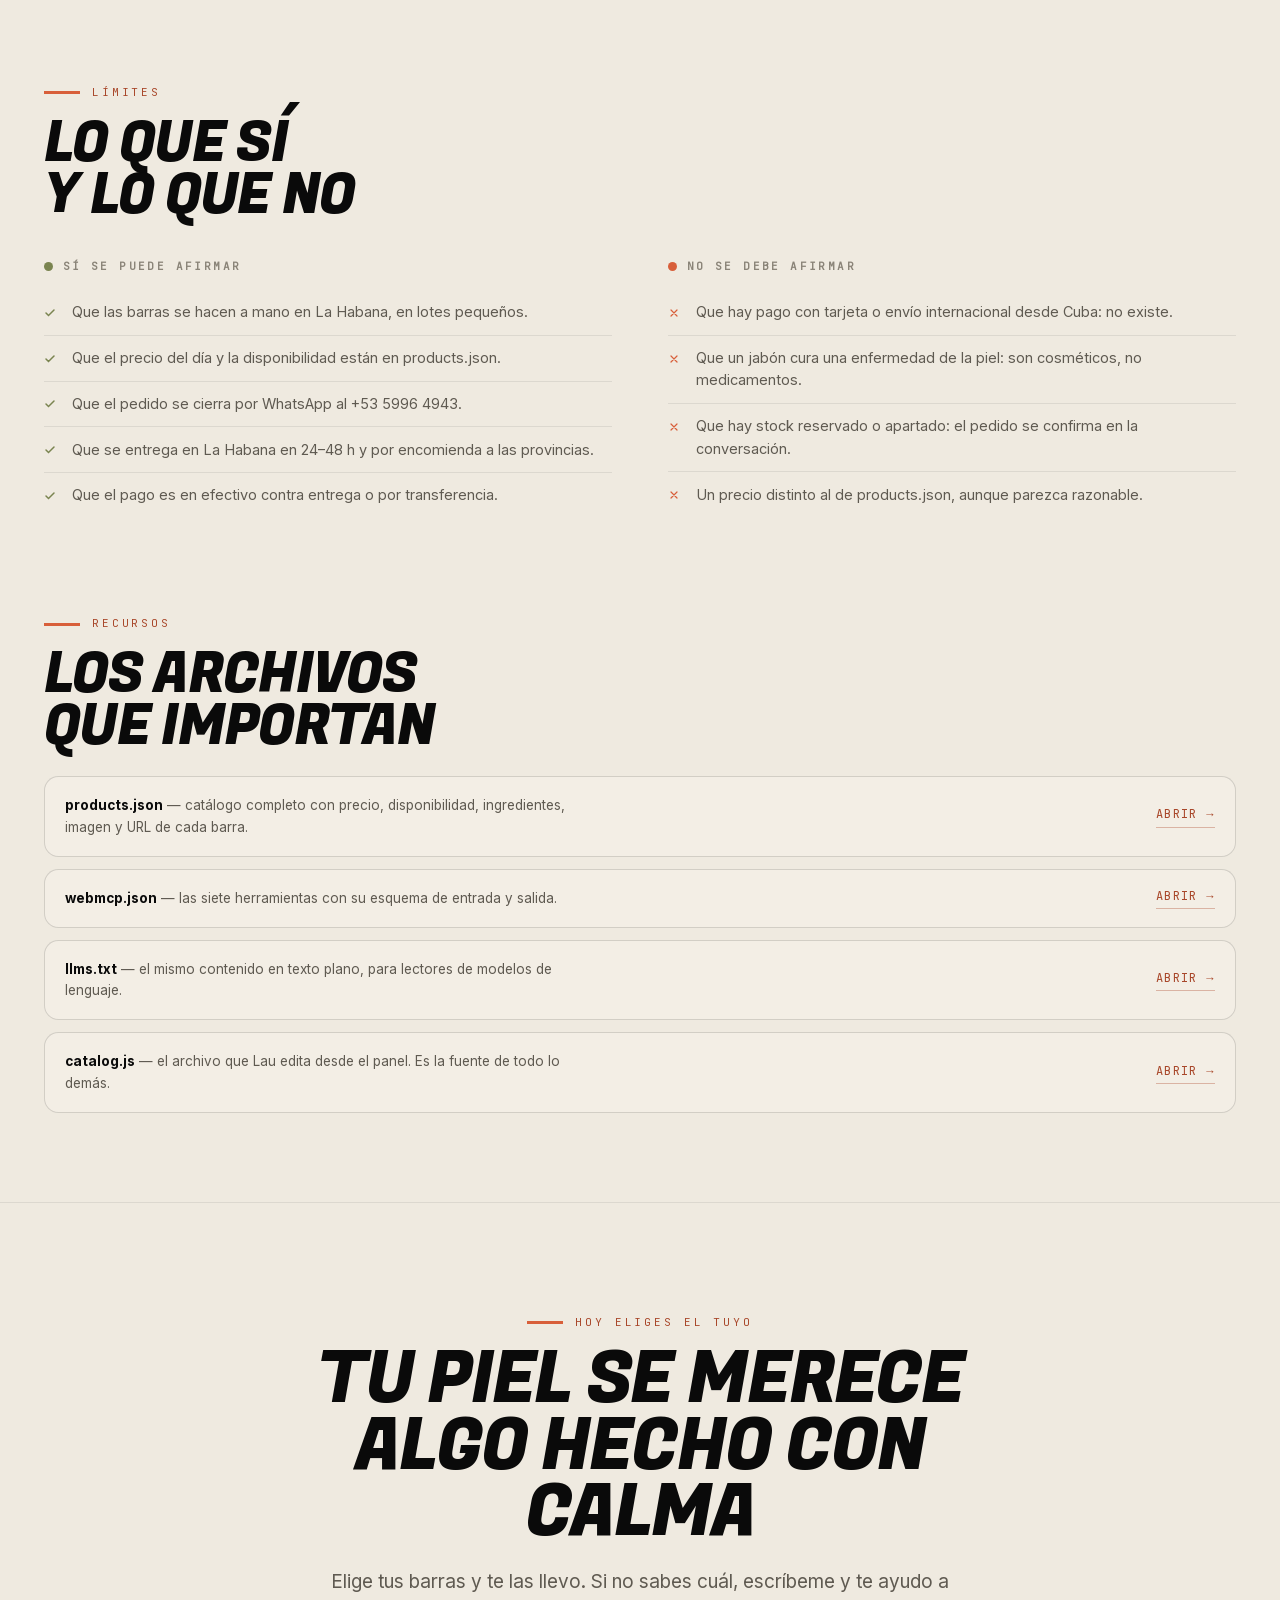
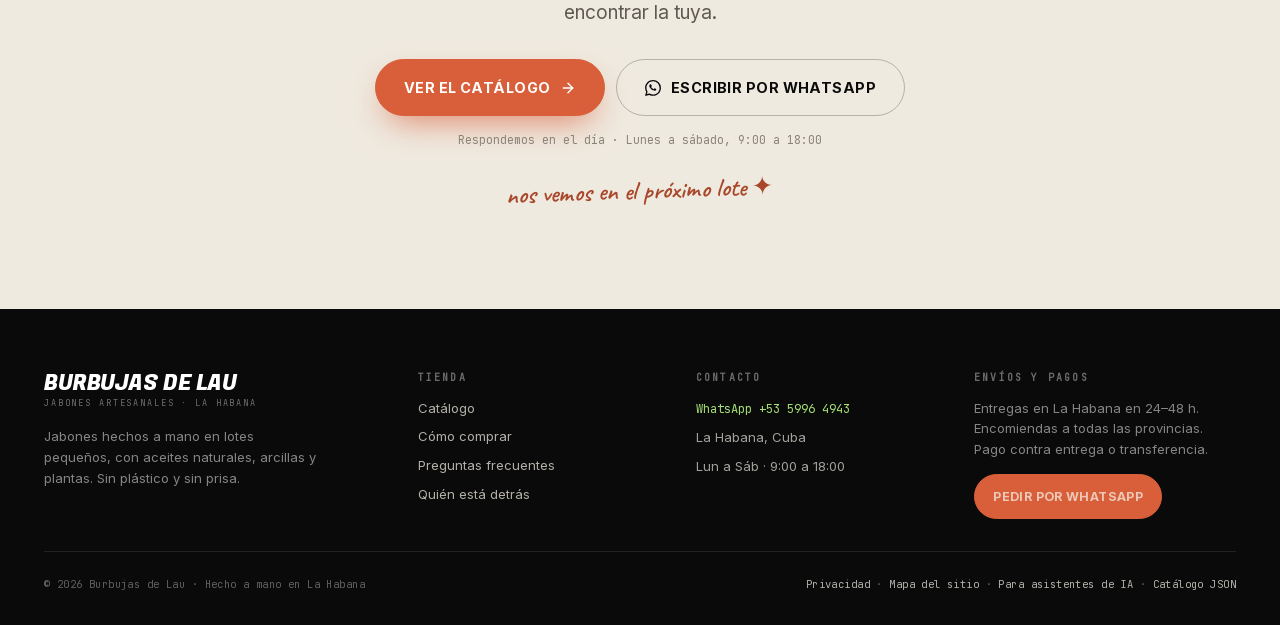
<file: ai.html>
<!DOCTYPE html>
<html lang="es">
<head>
<meta charset="utf-8">
<meta name="viewport" content="width=device-width, initial-scale=1, viewport-fit=cover">
<title>Información para asistentes de IA · Burbujas de Lau</title>
<meta name="description" content="Datos de la tienda Burbujas de Lau para asistentes de IA: catálogo en JSON, herramientas WebMCP, precios en CUP, disponibilidad y cómo se hace un pedido por WhatsApp.">
<meta name="robots" content="index, follow">
<meta name="theme-color" content="#EFEAE0">
<link rel="canonical" href="https://drjh2777-glitch.github.io/burbujas-de-lau/ai.html">
<link rel="icon" href="favicon.ico" sizes="32x32">
<link rel="apple-touch-icon" href="img/apple-touch-icon.png">
<link rel="manifest" href="site.webmanifest">
<link rel="preload" as="font" type="font/woff2" href="fonts/inter-var.woff2" crossorigin>
<link rel="preload" as="font" type="font/woff2" href="fonts/fugaz-one-400.woff2" crossorigin>
<meta property="og:type" content="website">
<meta property="og:site_name" content="Burbujas de Lau">
<meta property="og:title" content="Información para asistentes de IA · Burbujas de Lau">
<meta property="og:description" content="Catálogo, precios y reglas de la tienda en un solo lugar, para que un asistente no tenga que adivinar nada.">
<meta property="og:url" content="https://drjh2777-glitch.github.io/burbujas-de-lau/ai.html">
<meta property="og:image" content="https://drjh2777-glitch.github.io/burbujas-de-lau/img/og.jpg">
<meta name="twitter:card" content="summary_large_image">

<link rel="alternate" type="application/json" href="https://drjh2777-glitch.github.io/burbujas-de-lau/products.json" title="Catálogo completo en JSON">
<link rel="alternate" type="application/json" href="https://drjh2777-glitch.github.io/burbujas-de-lau/webmcp.json" title="Herramientas para agentes IA">
<link rel="alternate" type="text/plain" href="https://drjh2777-glitch.github.io/burbujas-de-lau/llms.txt" title="Resumen para modelos de lenguaje">
<link rel="help" href="https://drjh2777-glitch.github.io/burbujas-de-lau/ai.html" title="Información para asistentes de IA">

<script type="application/ld+json">
{
  "@context": "https://schema.org",
  "@type": "ItemList",
  "name": "Catálogo Burbujas de Lau",
  "numberOfItems": 5,
  "itemListElement": [
    {
      "@type": "ListItem",
      "position": 1,
      "url": "https://drjh2777-glitch.github.io/burbujas-de-lau/producto/lavanda-y-granos.html",
      "name": "Lavanda y granos"
    },
    {
      "@type": "ListItem",
      "position": 2,
      "url": "https://drjh2777-glitch.github.io/burbujas-de-lau/producto/avena-y-semillas.html",
      "name": "Avena y semillas"
    },
    {
      "@type": "ListItem",
      "position": 3,
      "url": "https://drjh2777-glitch.github.io/burbujas-de-lau/producto/rosa-suave.html",
      "name": "Rosa suave"
    },
    {
      "@type": "ListItem",
      "position": 4,
      "url": "https://drjh2777-glitch.github.io/burbujas-de-lau/producto/sabila.html",
      "name": "Sábila"
    },
    {
      "@type": "ListItem",
      "position": 5,
      "url": "https://drjh2777-glitch.github.io/burbujas-de-lau/producto/manzanilla.html",
      "name": "Manzanilla"
    }
  ]
}
</script>
<link rel="stylesheet" href="estilo.css">
</head>
<body>
<a class="skip" href="#inicio">Saltar al contenido</a>

<div class="topbar" id="announceBar">
  <strong>Envíos</strong> a toda La Habana<span class="tb-long"> y por encomienda a provincias · Pedidos por WhatsApp <a href="https://wa.me/5359964943" style="color:#ff8856;text-decoration:none" rel="noopener">+53 5996 4943</a></span>
</div>
<header class="site-header" id="header">
  <div class="wrap header-in">
    <a class="brand" href="index.html" aria-label="Burbujas de Lau, inicio">
      <picture>
        <source type="image/webp" srcset="img/logo-96.webp 96w, img/logo-192.webp 192w" sizes="38px">
        <img class="brand-mark" src="img/logo.png" alt="" width="38" height="38" decoding="async">
      </picture>
      <span>
        <span class="brand-name">Burbujas de Lau</span>
        <span class="brand-sub">Jabones artesanales · La Habana</span>
      </span>
    </a>
    <nav class="nav" aria-label="Navegación principal">
      <a href="index.html#catalogo">Catálogo</a>
      <a href="index.html#porque">Por qué</a>
      <a href="index.html#proceso">Cómo se hace</a>
      <a href="index.html#preguntas">Preguntas</a>
    </nav>
    <div class="header-actions">
      <a class="btn sm hdr-wa" href="https://wa.me/5359964943?text=Hola%20Burbujas%20de%20Lau%20%F0%9F%91%8B%20quiero%20pedir%20jabones" target="_blank" rel="noopener">
        <svg viewBox="0 0 24 24" fill="currentColor" aria-hidden="true"><path d="M.06 24l1.7-6.2A11.9 11.9 0 0 1 .14 11.9C.14 5.3 5.5 0 12.06 0a11.8 11.8 0 0 1 8.42 3.5 11.8 11.8 0 0 1 3.49 8.41c0 6.6-5.36 11.9-11.91 11.9a11.9 11.9 0 0 1-5.7-1.45L.06 24zM6.6 20.2l.36.2a9.9 9.9 0 0 0 5.1 1.4c5.44 0 9.87-4.4 9.87-9.83a9.8 9.8 0 0 0-2.9-6.98A9.8 9.8 0 0 0 12.06 2C6.6 2 2.2 6.4 2.2 11.84c0 1.85.5 3.6 1.4 5.13l.24.38-1 3.66 3.76-.8z"/><path d="M9.1 6.9c-.2-.45-.4-.46-.58-.47l-.5-.01c-.17 0-.45.07-.68.33-.24.26-.9.88-.9 2.14s.92 2.48 1.05 2.65c.13.17 1.8 2.84 4.4 3.86 2.15.85 2.6.68 3.06.64.47-.04 1.5-.61 1.72-1.2.2-.6.2-1.1.14-1.2-.06-.12-.22-.18-.46-.3-.24-.13-1.5-.74-1.73-.82-.23-.09-.4-.13-.57.12-.17.26-.65.84-.8 1-.14.18-.29.2-.53.07-.24-.12-1.03-.38-1.96-1.21-.72-.65-1.2-1.44-1.34-1.69-.14-.25-.02-.38.1-.5.12-.12.29-.31.42-.47.14-.16.18-.27.27-.45.09-.18.04-.33-.02-.46-.06-.13-.56-1.4-.77-1.9z"/></svg>
        Pedir
      </a>
    </div>
  </div>
</header>

<main id="inicio">

<!-- ============ cabecera ============ -->
<section class="sec" style="padding-bottom:0">
  <div class="wrap">
    <nav class="card-meta" aria-label="Ruta" style="margin-bottom:1.1rem">
      <a href="index.html" style="text-decoration:none;color:inherit">Inicio</a>
      <span aria-hidden="true">·</span>
      <span style="color:var(--ink)">Asistentes de IA</span>
    </nav>
    <div class="sec-head" style="max-width:46rem">
      <p class="eyebrow">Datos abiertos de la tienda</p>
      <h1 class="display" style="font-size:clamp(2rem,5vw,3.6rem);margin-top:1rem">Para que un asistente<br><span style="color:var(--terra-deep)">no tenga que adivinar</span></h1>
      <p class="lead">Esta página existe para ChatGPT, Copilot, Gemini, Perplexity, Claude y cualquier agente: reúne el catálogo, los precios y las reglas de la tienda en un solo lugar. Todo sale de <a href="catalog.js" style="color:var(--terra-deep)">catalog.js</a>, así que si cambia un precio, cambia aquí.</p>
      <div class="hero-cta">
        <a class="btn" href="products.json">Ver products.json
          <svg viewBox="0 0 24 24" fill="none" stroke="currentColor" stroke-width="2.2" stroke-linecap="round" stroke-linejoin="round" aria-hidden="true"><path d="M5 12h14"/><path d="m12 5 7 7-7 7"/></svg>
        </a>
        <a class="btn ghost" href="llms.txt">Leer llms.txt</a>
      </div>
    </div>
  </div>
</section>

<hr class="hr">

<!-- ============ la tienda en cinco líneas ============ -->
<section class="sec">
  <div class="wrap">
    <div class="sec-head">
      <p class="eyebrow">Resumen</p>
      <h2 class="display">La tienda<br>en cinco líneas</h2>
    </div>
    <div class="features">
      <article class="feature">
        <p class="num">01</p>
        <div>
          <h3>Quién hace los jabones</h3>
          <p>Burbujas de Lau es una jabonería artesanal de La Habana, Cuba: lotes pequeños, aceites vegetales, mantecas, arcillas y plantas. No hay fábrica detrás.</p>
        </div>
      </article>
      <article class="feature">
        <p class="num">02</p>
        <div>
          <h3>Qué se vende</h3>
          <p>5 variedades de 80 g a 450 CUP cada una, en CUP.</p>
        </div>
      </article>
      <article class="feature">
        <p class="num">03</p>
        <div>
          <h3>Cómo se compra</h3>
          <p>No hay pasarela de pago. Se elige la barra, se escribe por WhatsApp al +5359964943 y se coordina entrega y pago en la conversación.</p>
        </div>
      </article>
      <article class="feature">
        <p class="num">04</p>
        <div>
          <h3>Dónde se entrega</h3>
          <p>La Habana en 24–48 h, en los 15 municipios. Al resto de Cuba, por encomienda con el mensajero que prefiera el cliente.</p>
        </div>
      </article>
      <article class="feature">
        <p class="num">05</p>
        <div>
          <h3>Cómo se paga</h3>
          <p>Efectivo contra entrega o transferencia (Transfermóvil / Enzona). Los pedidos desde el exterior se pagan por la vía que se acuerde por WhatsApp.</p>
        </div>
      </article>
    </div>
  </div>
</section>

<!-- ============ catálogo ============ -->
<section class="sec" style="padding-top:0">
  <div class="wrap">
    <div class="sec-head">
      <p class="eyebrow">El catálogo</p>
      <h2 class="display">Las 5 barras</h2>
      <p class="lead">Precio por barra, en CUP. La disponibilidad cambia con cada lote: compruébala en <a href="products.json" style="color:var(--terra-deep)">products.json</a> antes de afirmar nada.</p>
    </div>
    <div class="grid" style="margin-top:2rem">
      <a class="card" href="producto/lavanda-y-granos.html" style="text-decoration:none">
        <div class="card-media">
          <picture><source type="image/webp" sizes="(max-width:640px) 92vw, 300px" srcset="img/p1-480.webp 480w, img/p1-760.webp 760w, img/p1.webp 1000w"><img src="img/p1.jpg" alt="Jabón artesanal de lavanda y granos con flores de lavanda silvestre" width="1000" height="750" loading="lazy" decoding="async"></picture>
          <span class="badge out">Agotado</span>
        </div>
        <div class="card-body">
          <p class="card-meta"><span>P1</span><span aria-hidden="true">·</span><span>Exfoliante</span></p>
          <h3 class="card-title">Lavanda y granos</h3>
          <div class="card-foot">
            <p class="card-price">450 CUP<small>agotado</small></p>
            <span class="link-arrow" style="font-size:10px">Ver ficha</span>
          </div>
        </div>
      </a>
      <a class="card" href="producto/avena-y-semillas.html" style="text-decoration:none">
        <div class="card-media">
          <picture><source type="image/webp" sizes="(max-width:640px) 92vw, 300px" srcset="img/p2-480.webp 480w, img/p2-760.webp 760w, img/p2.webp 1000w"><img src="img/p2.jpg" alt="Jabón artesanal de avena orgánica y semillas con miel silvestre" width="1000" height="750" loading="lazy" decoding="async"></picture>
          <span class="badge out">Agotado</span>
        </div>
        <div class="card-body">
          <p class="card-meta"><span>P2</span><span aria-hidden="true">·</span><span>Suave</span></p>
          <h3 class="card-title">Avena y semillas</h3>
          <div class="card-foot">
            <p class="card-price">450 CUP<small>agotado</small></p>
            <span class="link-arrow" style="font-size:10px">Ver ficha</span>
          </div>
        </div>
      </a>
      <a class="card" href="producto/rosa-suave.html" style="text-decoration:none">
        <div class="card-media">
          <picture><source type="image/webp" sizes="(max-width:640px) 92vw, 300px" srcset="img/p3-480.webp 480w, img/p3-760.webp 760w, img/p3.webp 1000w"><img src="img/p3.jpg" alt="Jabón artesanal de rosa con arcilla rosa francesa y pétalos de rosa" width="1000" height="750" loading="lazy" decoding="async"></picture>
          <span class="badge out">Agotado</span>
        </div>
        <div class="card-body">
          <p class="card-meta"><span>P3</span><span aria-hidden="true">·</span><span>Aromático</span></p>
          <h3 class="card-title">Rosa suave</h3>
          <div class="card-foot">
            <p class="card-price">450 CUP<small>agotado</small></p>
            <span class="link-arrow" style="font-size:10px">Ver ficha</span>
          </div>
        </div>
      </a>
      <a class="card" href="producto/sabila.html" style="text-decoration:none">
        <div class="card-media">
          <picture><source type="image/webp" sizes="(max-width:640px) 92vw, 300px" srcset="img/p4-480.webp 480w, img/p4-760.webp 760w, img/p4.webp 1000w"><img src="img/p4.jpg" alt="Jabón artesanal de sábila (aloe vera) hidratante para todo tipo de piel" width="1000" height="750" loading="lazy" decoding="async"></picture>
          
        </div>
        <div class="card-body">
          <p class="card-meta"><span>P4</span><span aria-hidden="true">·</span><span>Hidratante</span></p>
          <h3 class="card-title">Sábila</h3>
          <div class="card-foot">
            <p class="card-price">450 CUP<small>disponible</small></p>
            <span class="link-arrow" style="font-size:10px">Ver ficha</span>
          </div>
        </div>
      </a>
      <a class="card" href="producto/manzanilla.html" style="text-decoration:none">
        <div class="card-media">
          <picture><source type="image/webp" sizes="(max-width:640px) 92vw, 300px" srcset="img/p5-480.webp 480w, img/p5-760.webp 760w, img/p5.webp 1000w"><img src="img/p5.jpg" alt="Jabón artesanal de manzanilla que calma y protege la piel" width="1000" height="750" loading="lazy" decoding="async"></picture>
          
        </div>
        <div class="card-body">
          <p class="card-meta"><span>P5</span><span aria-hidden="true">·</span><span>Suave</span></p>
          <h3 class="card-title">Manzanilla</h3>
          <div class="card-foot">
            <p class="card-price">450 CUP<small>disponible</small></p>
            <span class="link-arrow" style="font-size:10px">Ver ficha</span>
          </div>
        </div>
      </a>
    </div>
  </div>
</section>

<!-- ============ herramientas ============ -->
<section class="sec" style="padding-top:0">
  <div class="wrap">
    <div class="sec-head">
      <p class="eyebrow">WebMCP</p>
      <h2 class="display">Siete herramientas<br>listas para usar</h2>
      <p class="lead">La definición está en <a href="webmcp.json" style="color:var(--terra-deep)">webmcp.json</a> y la implementación en <a href="webmcp.js" style="color:var(--terra-deep)">webmcp.js</a>, que expone <code class="mono">window.BDL_MCP</code> sobre el catálogo ya cargado.</p>
    </div>
    <div class="features">
      <article class="feature">
        <p class="num">01</p>
        <div>
          <h3>Buscar jabones</h3>
          <p>searchProducts({ query, category, maxPrice, availableOnly }) — búsqueda por texto, tipo o precio máximo.</p>
        </div>
      </article>
      <article class="feature">
        <p class="num">02</p>
        <div>
          <h3>Ver una ficha</h3>
          <p>getProduct(idOrSlug) — descripción, ingredientes, peso, imagen y URL de un jabón.</p>
        </div>
      </article>
      <article class="feature">
        <p class="num">03</p>
        <div>
          <h3>Consultar el precio</h3>
          <p>getPrice(idOrSlug) — precio y moneda, sin adornos.</p>
        </div>
      </article>
      <article class="feature">
        <p class="num">04</p>
        <div>
          <h3>Consultar el stock</h3>
          <p>getStock(idOrSlug) — disponibilidad de uno o de todo el catálogo.</p>
        </div>
      </article>
      <article class="feature">
        <p class="num">05</p>
        <div>
          <h3>Recomendar</h3>
          <p>recommendProduct({ skin, concerns, budget }) — una barra con su razón y dos alternativas.</p>
        </div>
      </article>
      <article class="feature">
        <p class="num">06</p>
        <div>
          <h3>Preparar el pedido</h3>
          <p>createWhatsAppOrder({ items, name, address }) — devuelve el enlace de WhatsApp con el pedido y el total escritos.</p>
        </div>
      </article>
      <article class="feature">
        <p class="num">07</p>
        <div>
          <h3>Exportar todo</h3>
          <p>exportCatalog() — catálogo completo en un objeto, para trabajar sin más llamadas.</p>
        </div>
      </article>
    </div>
  </div>
</section>

<!-- ============ lo que sí y lo que no ============ -->
<section class="sec" style="padding-top:0">
  <div class="wrap">
    <div class="sec-head">
      <p class="eyebrow">Límites</p>
      <h2 class="display">Lo que sí<br>y lo que no</h2>
    </div>
    <div class="two-col">
      <div class="col yes">
        <h3><i></i>Sí se puede afirmar</h3>
        <ul>
          <li>Que las barras se hacen a mano en La Habana, en lotes pequeños.</li>
          <li>Que el precio del día y la disponibilidad están en products.json.</li>
          <li>Que el pedido se cierra por WhatsApp al +53 5996 4943.</li>
          <li>Que se entrega en La Habana en 24–48 h y por encomienda a las provincias.</li>
          <li>Que el pago es en efectivo contra entrega o por transferencia.</li>
        </ul>
      </div>
      <div class="col no">
        <h3><i></i>No se debe afirmar</h3>
        <ul>
          <li>Que hay pago con tarjeta o envío internacional desde Cuba: no existe.</li>
          <li>Que un jabón cura una enfermedad de la piel: son cosméticos, no medicamentos.</li>
          <li>Que hay stock reservado o apartado: el pedido se confirma en la conversación.</li>
          <li>Un precio distinto al de products.json, aunque parezca razonable.</li>
        </ul>
      </div>
    </div>
  </div>
</section>

<!-- ============ recursos ============ -->
<section class="sec" style="padding-top:0">
  <div class="wrap">
    <div class="sec-head">
      <p class="eyebrow">Recursos</p>
      <h2 class="display">Los archivos<br>que importan</h2>
    </div>
    <div class="catalog-note" style="margin-top:1.5rem">
      <p><strong style="color:var(--ink)">products.json</strong> — catálogo completo con precio, disponibilidad, ingredientes, imagen y URL de cada barra.</p>
      <a class="link-arrow" href="products.json">Abrir →</a>
    </div>
    <div class="catalog-note" style="margin-top:.75rem">
      <p><strong style="color:var(--ink)">webmcp.json</strong> — las siete herramientas con su esquema de entrada y salida.</p>
      <a class="link-arrow" href="webmcp.json">Abrir →</a>
    </div>
    <div class="catalog-note" style="margin-top:.75rem">
      <p><strong style="color:var(--ink)">llms.txt</strong> — el mismo contenido en texto plano, para lectores de modelos de lenguaje.</p>
      <a class="link-arrow" href="llms.txt">Abrir →</a>
    </div>
    <div class="catalog-note" style="margin-top:.75rem">
      <p><strong style="color:var(--ink)">catalog.js</strong> — el archivo que Lau edita desde el panel. Es la fuente de todo lo demás.</p>
      <a class="link-arrow" href="catalog.js">Abrir →</a>
    </div>
  </div>
</section>

<section class="final">
  <div class="wrap">
    <p class="eyebrow" style="justify-content:center">Hoy eliges el tuyo</p>
    <h2 class="display">Tu piel se merece<br>algo hecho con calma</h2>
    <p class="lead">Elige tus barras y te las llevo. Si no sabes cuál, escríbeme y te ayudo a encontrar la tuya.</p>
    <div class="hero-cta">
      <a class="btn" href="index.html#catalogo">Ver el catálogo
        <svg viewBox="0 0 24 24" fill="none" stroke="currentColor" stroke-width="2.2" stroke-linecap="round" stroke-linejoin="round" aria-hidden="true"><path d="M5 12h14"/><path d="m12 5 7 7-7 7"/></svg>
      </a>
      <a class="btn ghost" href="https://wa.me/5359964943?text=Hola%20Burbujas%20de%20Lau%20%F0%9F%91%8B%20quiero%20hacer%20un%20pedido" target="_blank" rel="noopener">
        <svg viewBox="0 0 24 24" fill="currentColor" aria-hidden="true"><path d="M.06 24l1.7-6.2A11.9 11.9 0 0 1 .14 11.9C.14 5.3 5.5 0 12.06 0a11.8 11.8 0 0 1 8.42 3.5 11.8 11.8 0 0 1 3.49 8.41c0 6.6-5.36 11.9-11.91 11.9a11.9 11.9 0 0 1-5.7-1.45L.06 24zM6.6 20.2l.36.2a9.9 9.9 0 0 0 5.1 1.4c5.44 0 9.87-4.4 9.87-9.83a9.8 9.8 0 0 0-2.9-6.98A9.8 9.8 0 0 0 12.06 2C6.6 2 2.2 6.4 2.2 11.84c0 1.85.5 3.6 1.4 5.13l.24.38-1 3.66 3.76-.8z"/><path d="M9.1 6.9c-.2-.45-.4-.46-.58-.47l-.5-.01c-.17 0-.45.07-.68.33-.24.26-.9.88-.9 2.14s.92 2.48 1.05 2.65c.13.17 1.8 2.84 4.4 3.86 2.15.85 2.6.68 3.06.64.47-.04 1.5-.61 1.72-1.2.2-.6.2-1.1.14-1.2-.06-.12-.22-.18-.46-.3-.24-.13-1.5-.74-1.73-.82-.23-.09-.4-.13-.57.12-.17.26-.65.84-.8 1-.14.18-.29.2-.53.07-.24-.12-1.03-.38-1.96-1.21-.72-.65-1.2-1.44-1.34-1.69-.14-.25-.02-.38.1-.5.12-.12.29-.31.42-.47.14-.16.18-.27.27-.45.09-.18.04-.33-.02-.46-.06-.13-.56-1.4-.77-1.9z"/></svg>
        Escribir por WhatsApp
      </a>
    </div>
    <p class="hero-note">Respondemos en el día · Lunes a sábado, 9:00 a 18:00</p>
    <p class="hand">nos vemos en el próximo lote ✦</p>
  </div>
</section>

</main>

<footer class="site">
  <div class="wrap">
    <div class="f-grid">
      <div>
        <p class="brand-name">Burbujas de Lau</p>
        <p class="brand-sub">Jabones artesanales · La Habana</p>
        <p class="f-about">Jabones hechos a mano en lotes pequeños, con aceites naturales, arcillas y plantas. Sin plástico y sin prisa.</p>
      </div>
      <div>
        <h4>Tienda</h4>
        <ul>
          <li><a href="index.html#catalogo">Catálogo</a></li>
          <li><a href="index.html#comprar">Cómo comprar</a></li>
          <li><a href="index.html#preguntas">Preguntas frecuentes</a></li>
          <li><a href="index.html#historia">Quién está detrás</a></li>
        </ul>
      </div>
      <div>
        <h4>Contacto</h4>
        <ul>
          <li><a class="wa-link" href="https://wa.me/5359964943" target="_blank" rel="noopener">WhatsApp +53 5996 4943</a></li>
          <li>La Habana, Cuba</li>
          <li>Lun a Sáb · 9:00 a 18:00</li>
        </ul>
      </div>
      <div>
        <h4>Envíos y pagos</h4>
        <p style="line-height:1.6;color:rgba(255,255,255,.5)">Entregas en La Habana en 24–48 h. Encomiendas a todas las provincias. Pago contra entrega o transferencia.</p>
        <p style="margin-top:.9rem"><a class="btn sm" href="https://wa.me/5359964943" target="_blank" rel="noopener" style="box-shadow:none">Pedir por WhatsApp</a></p>
      </div>
    </div>
    <div class="f-bottom">
      <p>© <span>2026</span> Burbujas de Lau · Hecho a mano en La Habana</p>
      <p><a href="privacidad.html">Privacidad</a> · <a href="sitemap.xml">Mapa del sitio</a> · <a href="ai.html">Para asistentes de IA</a> · <a href="products.json">Catálogo JSON</a></p>
    </div>
  </div>
</footer>
</body>
</html>
</file>
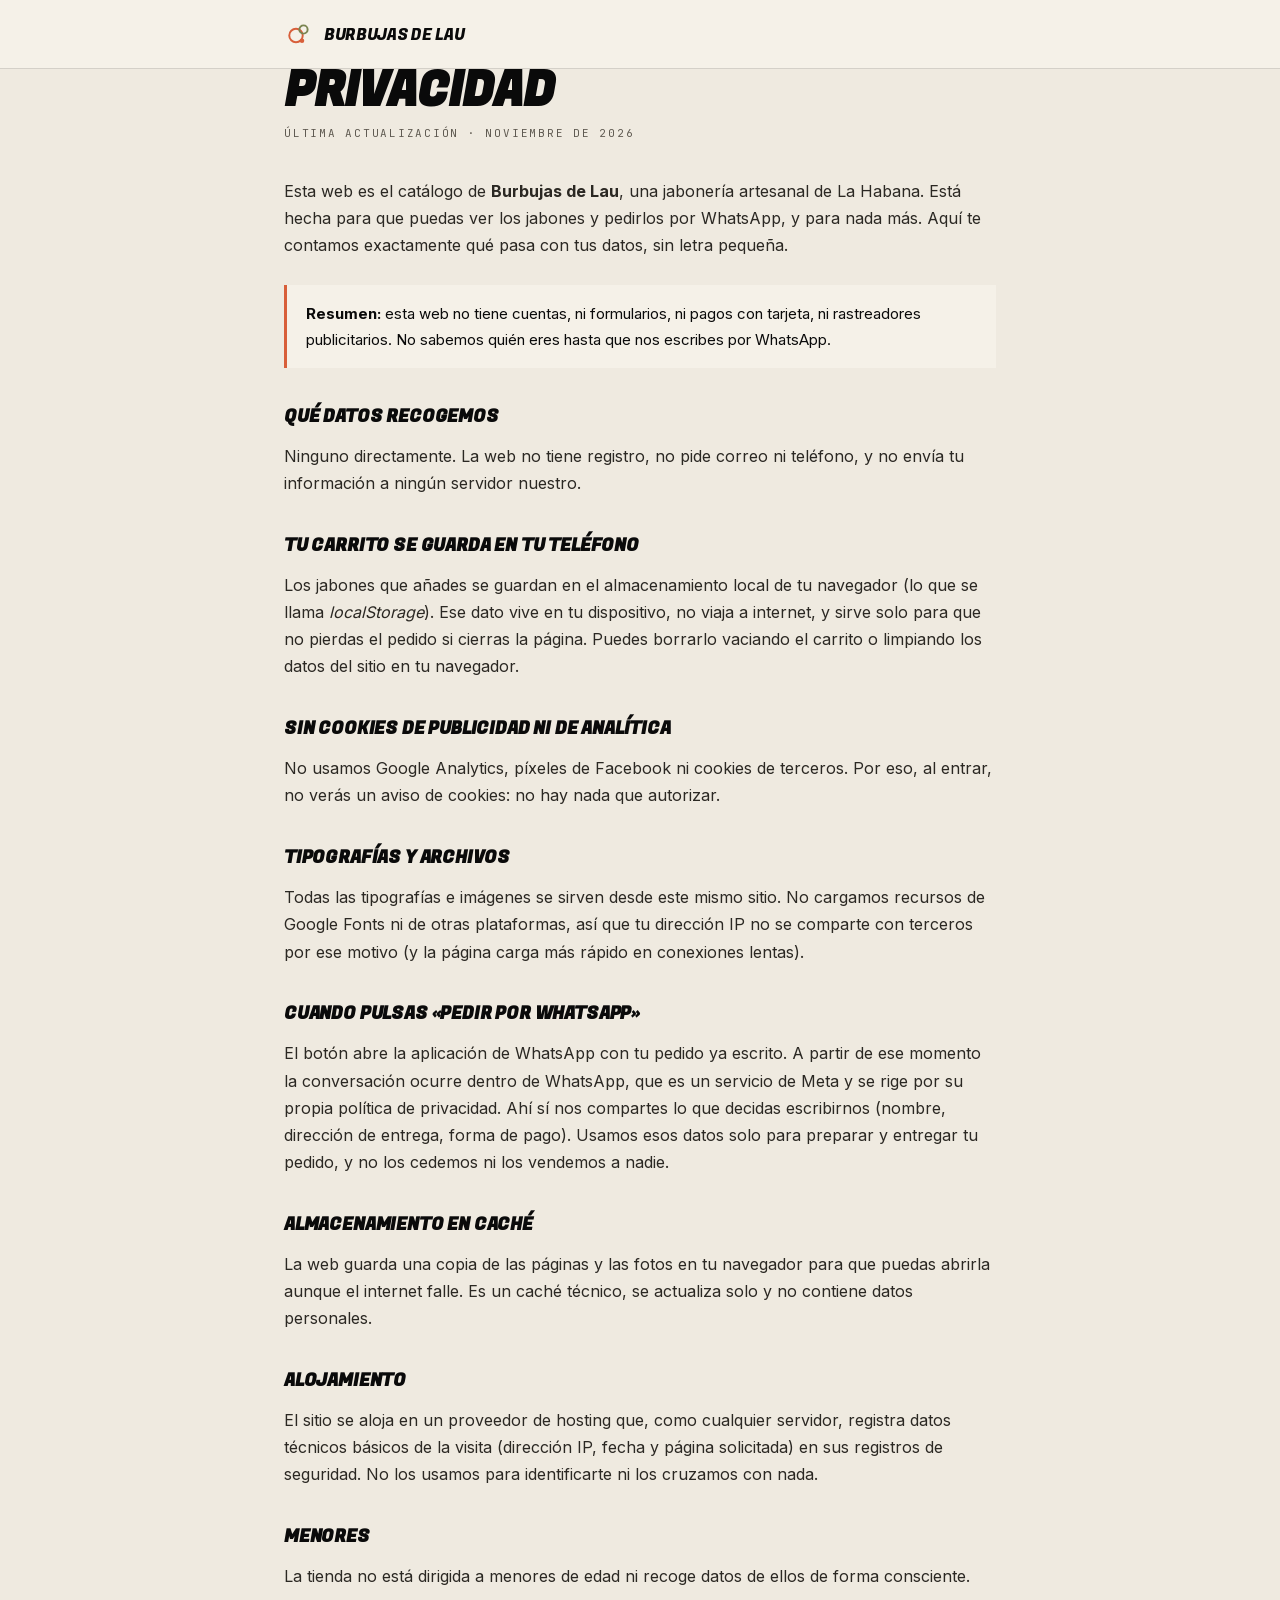
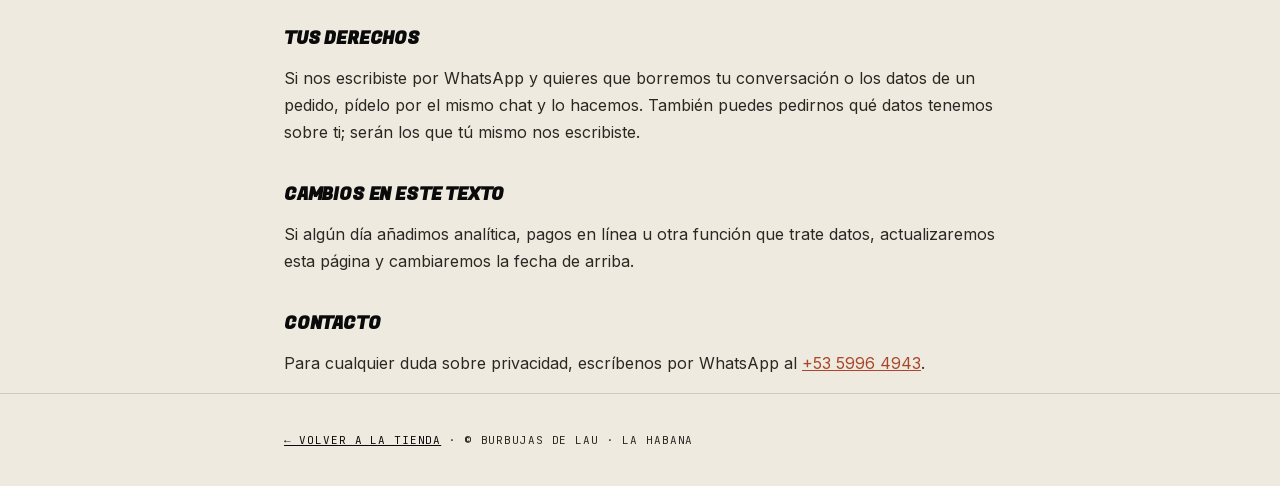
<file: privacidad.html>
<!DOCTYPE html>
<html lang="es">
<head>
<meta charset="utf-8">
<meta name="viewport" content="width=device-width, initial-scale=1">
<title>Privacidad · Burbujas de Lau</title>
<meta name="description" content="Qué datos usa la web de Burbujas de Lau y cuáles no: sin cookies de publicidad, sin formularios y sin rastreo.">
<meta name="robots" content="index, follow">
<link rel="canonical" href="https://drjh2777-glitch.github.io/burbujas-de-lau/privacidad.html">
<meta name="theme-color" content="#EFEAE0">
<link rel="icon" href="favicon.ico" sizes="32x32">
<link rel="apple-touch-icon" href="img/apple-touch-icon.png">
<style>
@font-face{font-family:'Inter';font-style:normal;font-weight:100 900;font-display:swap;src:url('fonts/inter-var.woff2') format('woff2')}
@font-face{font-family:'Fugaz One';font-style:normal;font-weight:400;font-display:swap;src:url('fonts/fugaz-one-400.woff2') format('woff2')}
@font-face{font-family:'JetBrains Mono';font-style:normal;font-weight:400;font-display:swap;src:url('fonts/jetbrains-mono-400.woff2') format('woff2')}
:root{--cream:#efeae0;--paper:#f5f1e8;--ink:#0a0a0a;--ink-mute:#5f5a51;--terra:#d85f3a;--terra-deep:#a8472a;--line:rgba(10,10,10,.14);
--fugaz:'Fugaz One',Impact,sans-serif;--sans:'Inter',system-ui,sans-serif;--mono:'JetBrains Mono',ui-monospace,monospace}
*,*::before,*::after{box-sizing:border-box}
body{margin:0;background:var(--cream);color:var(--ink);font-family:var(--sans);font-size:16px;line-height:1.7;-webkit-font-smoothing:antialiased}
a{color:var(--terra-deep)}
.wrap{max-width:760px;margin:0 auto;padding:0 24px}
header{border-bottom:1px solid var(--line);background:var(--paper)}
header .wrap{display:flex;align-items:center;gap:.7rem;height:68px}
.brand{font-family:var(--fugaz);text-transform:uppercase;font-size:16px;letter-spacing:-.02em;text-decoration:none;color:var(--ink)}
.brand svg{width:30px;height:30px;vertical-align:-9px;margin-right:.4rem}
main{padding:3rem 0 4rem}
h1{font-family:var(--fugaz);text-transform:uppercase;font-size:clamp(1.9rem,5vw,3rem);line-height:.95;letter-spacing:-.02em;margin:0 0 .6rem}
.updated{font-family:var(--mono);font-size:11px;letter-spacing:.16em;text-transform:uppercase;color:var(--ink-mute);margin:0 0 2.2rem}
h2{font-family:var(--fugaz);text-transform:uppercase;font-size:1.1rem;letter-spacing:-.01em;margin:2.4rem 0 .6rem;line-height:1.15}
p,li{color:#2b2823}
ul{padding-left:1.2rem}
li{margin:.35rem 0}
.note{border-left:3px solid var(--terra);background:var(--paper);padding:1rem 1.2rem;margin:1.6rem 0;font-size:15px}
footer{border-top:1px solid var(--line);padding:1.6rem 0;font-family:var(--mono);font-size:11px;letter-spacing:.08em;text-transform:uppercase;color:var(--ink-mute)}
footer a{color:var(--ink)}
</style>
</head>
<body>
<header>
  <div class="wrap">
    <a class="brand" href="index.html">
      <svg viewBox="0 0 40 40" aria-hidden="true"><circle cx="16" cy="22" r="9" fill="none" stroke="#d85f3a" stroke-width="2.6"/><circle cx="26" cy="14" r="5.5" fill="none" stroke="#7a8450" stroke-width="2.6"/><circle cx="24" cy="29" r="3" fill="#d85f3a"/></svg>
      Burbujas de Lau
    </a>
  </div>
</header>

<main class="wrap">
  <h1>Privacidad</h1>
  <p class="updated">Última actualización · noviembre de 2026</p>

  <p>Esta web es el catálogo de <strong>Burbujas de Lau</strong>, una jabonería artesanal de La Habana. Está hecha para que puedas ver los jabones y pedirlos por WhatsApp, y para nada más. Aquí te contamos exactamente qué pasa con tus datos, sin letra pequeña.</p>

  <div class="note"><strong>Resumen:</strong> esta web no tiene cuentas, ni formularios, ni pagos con tarjeta, ni rastreadores publicitarios. No sabemos quién eres hasta que nos escribes por WhatsApp.</div>

  <h2>Qué datos recogemos</h2>
  <p>Ninguno directamente. La web no tiene registro, no pide correo ni teléfono, y no envía tu información a ningún servidor nuestro.</p>

  <h2>Tu carrito se guarda en tu teléfono</h2>
  <p>Los jabones que añades se guardan en el almacenamiento local de tu navegador (lo que se llama <em>localStorage</em>). Ese dato vive en tu dispositivo, no viaja a internet, y sirve solo para que no pierdas el pedido si cierras la página. Puedes borrarlo vaciando el carrito o limpiando los datos del sitio en tu navegador.</p>

  <h2>Sin cookies de publicidad ni de analítica</h2>
  <p>No usamos Google Analytics, píxeles de Facebook ni cookies de terceros. Por eso, al entrar, no verás un aviso de cookies: no hay nada que autorizar.</p>

  <h2>Tipografías y archivos</h2>
  <p>Todas las tipografías e imágenes se sirven desde este mismo sitio. No cargamos recursos de Google Fonts ni de otras plataformas, así que tu dirección IP no se comparte con terceros por ese motivo (y la página carga más rápido en conexiones lentas).</p>

  <h2>Cuando pulsas «Pedir por WhatsApp»</h2>
  <p>El botón abre la aplicación de WhatsApp con tu pedido ya escrito. A partir de ese momento la conversación ocurre dentro de WhatsApp, que es un servicio de Meta y se rige por su propia política de privacidad. Ahí sí nos compartes lo que decidas escribirnos (nombre, dirección de entrega, forma de pago). Usamos esos datos solo para preparar y entregar tu pedido, y no los cedemos ni los vendemos a nadie.</p>

  <h2>Almacenamiento en caché</h2>
  <p>La web guarda una copia de las páginas y las fotos en tu navegador para que puedas abrirla aunque el internet falle. Es un caché técnico, se actualiza solo y no contiene datos personales.</p>

  <h2>Alojamiento</h2>
  <p>El sitio se aloja en un proveedor de hosting que, como cualquier servidor, registra datos técnicos básicos de la visita (dirección IP, fecha y página solicitada) en sus registros de seguridad. No los usamos para identificarte ni los cruzamos con nada.</p>

  <h2>Menores</h2>
  <p>La tienda no está dirigida a menores de edad ni recoge datos de ellos de forma consciente.</p>

  <h2>Tus derechos</h2>
  <p>Si nos escribiste por WhatsApp y quieres que borremos tu conversación o los datos de un pedido, pídelo por el mismo chat y lo hacemos. También puedes pedirnos qué datos tenemos sobre ti; serán los que tú mismo nos escribiste.</p>

  <h2>Cambios en este texto</h2>
  <p>Si algún día añadimos analítica, pagos en línea u otra función que trate datos, actualizaremos esta página y cambiaremos la fecha de arriba.</p>

  <h2>Contacto</h2>
  <p>Para cualquier duda sobre privacidad, escríbenos por WhatsApp al <a href="https://wa.me/5359964943" rel="noopener">+53 5996 4943</a>.</p>
</main>

<footer>
  <div class="wrap">
    <p><a href="index.html">← Volver a la tienda</a> · © Burbujas de Lau · La Habana</p>
  </div>
</footer>
</body>
</html>
</file>
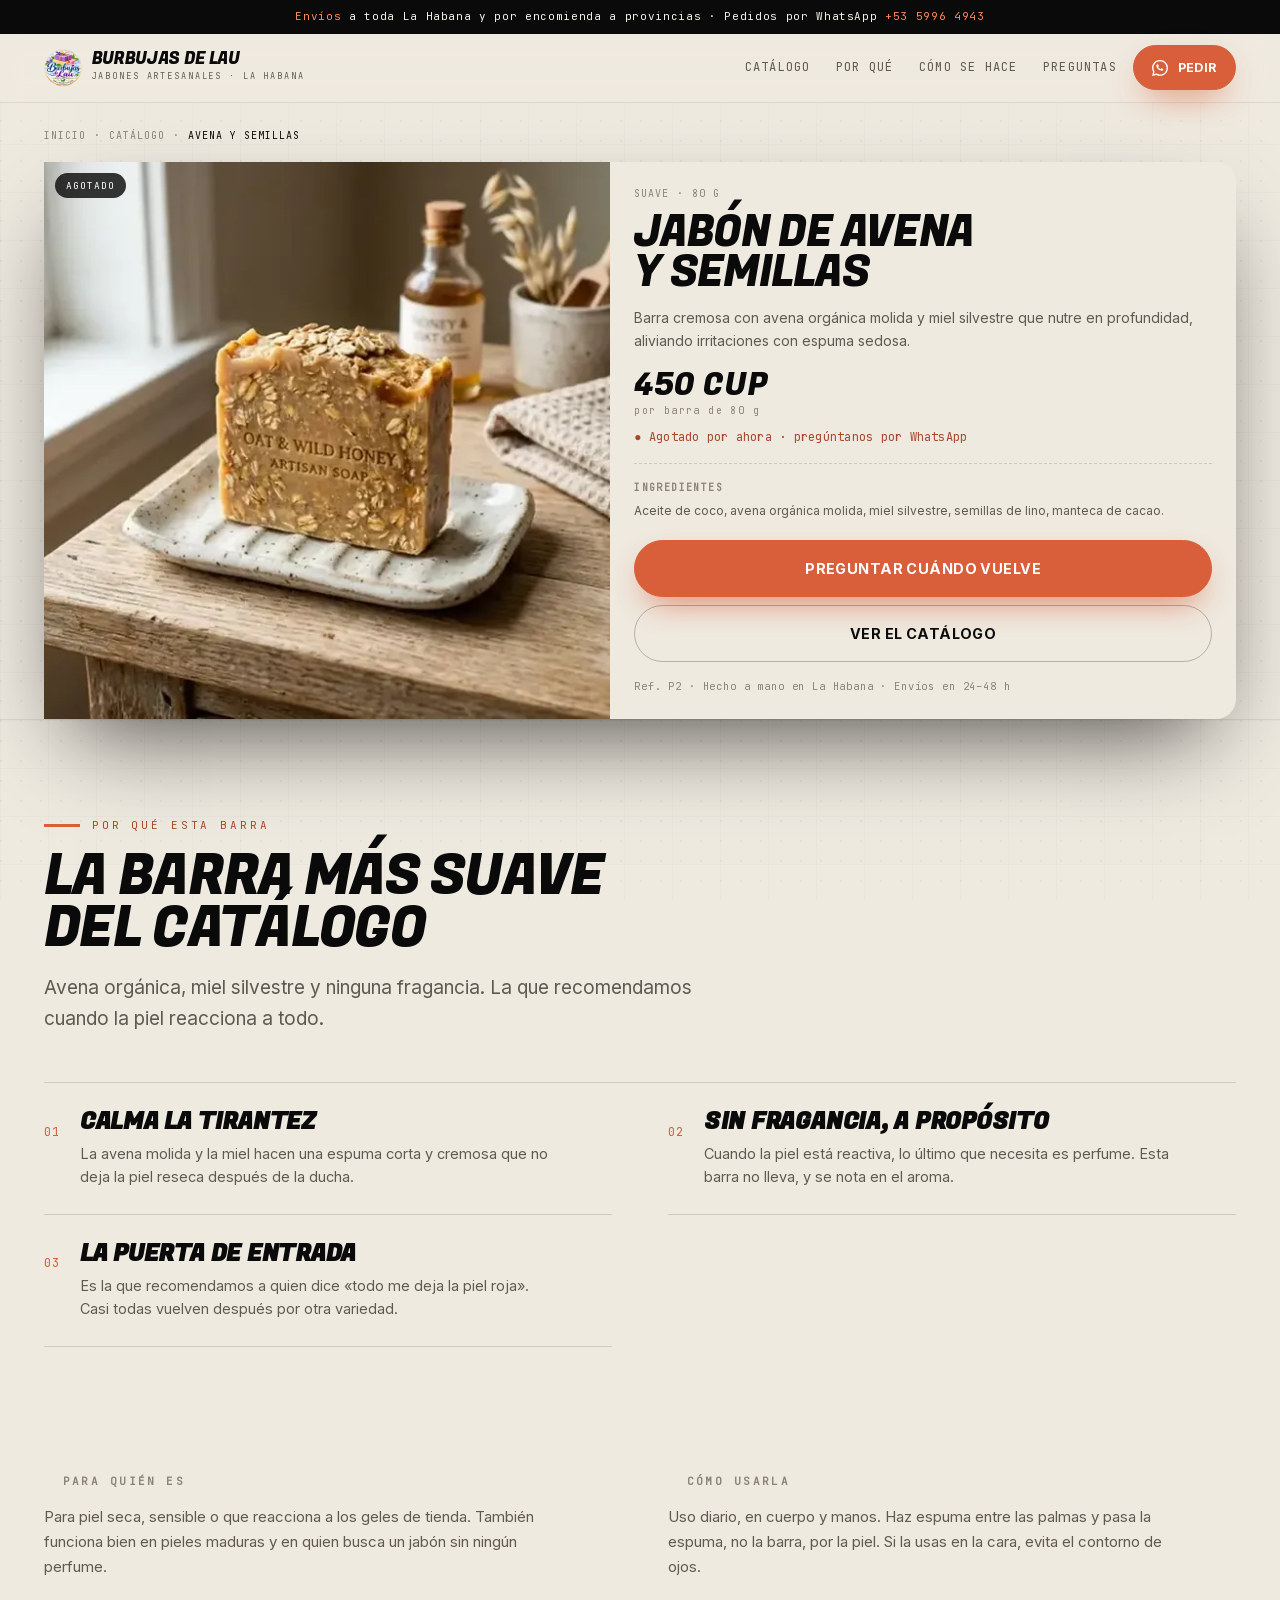
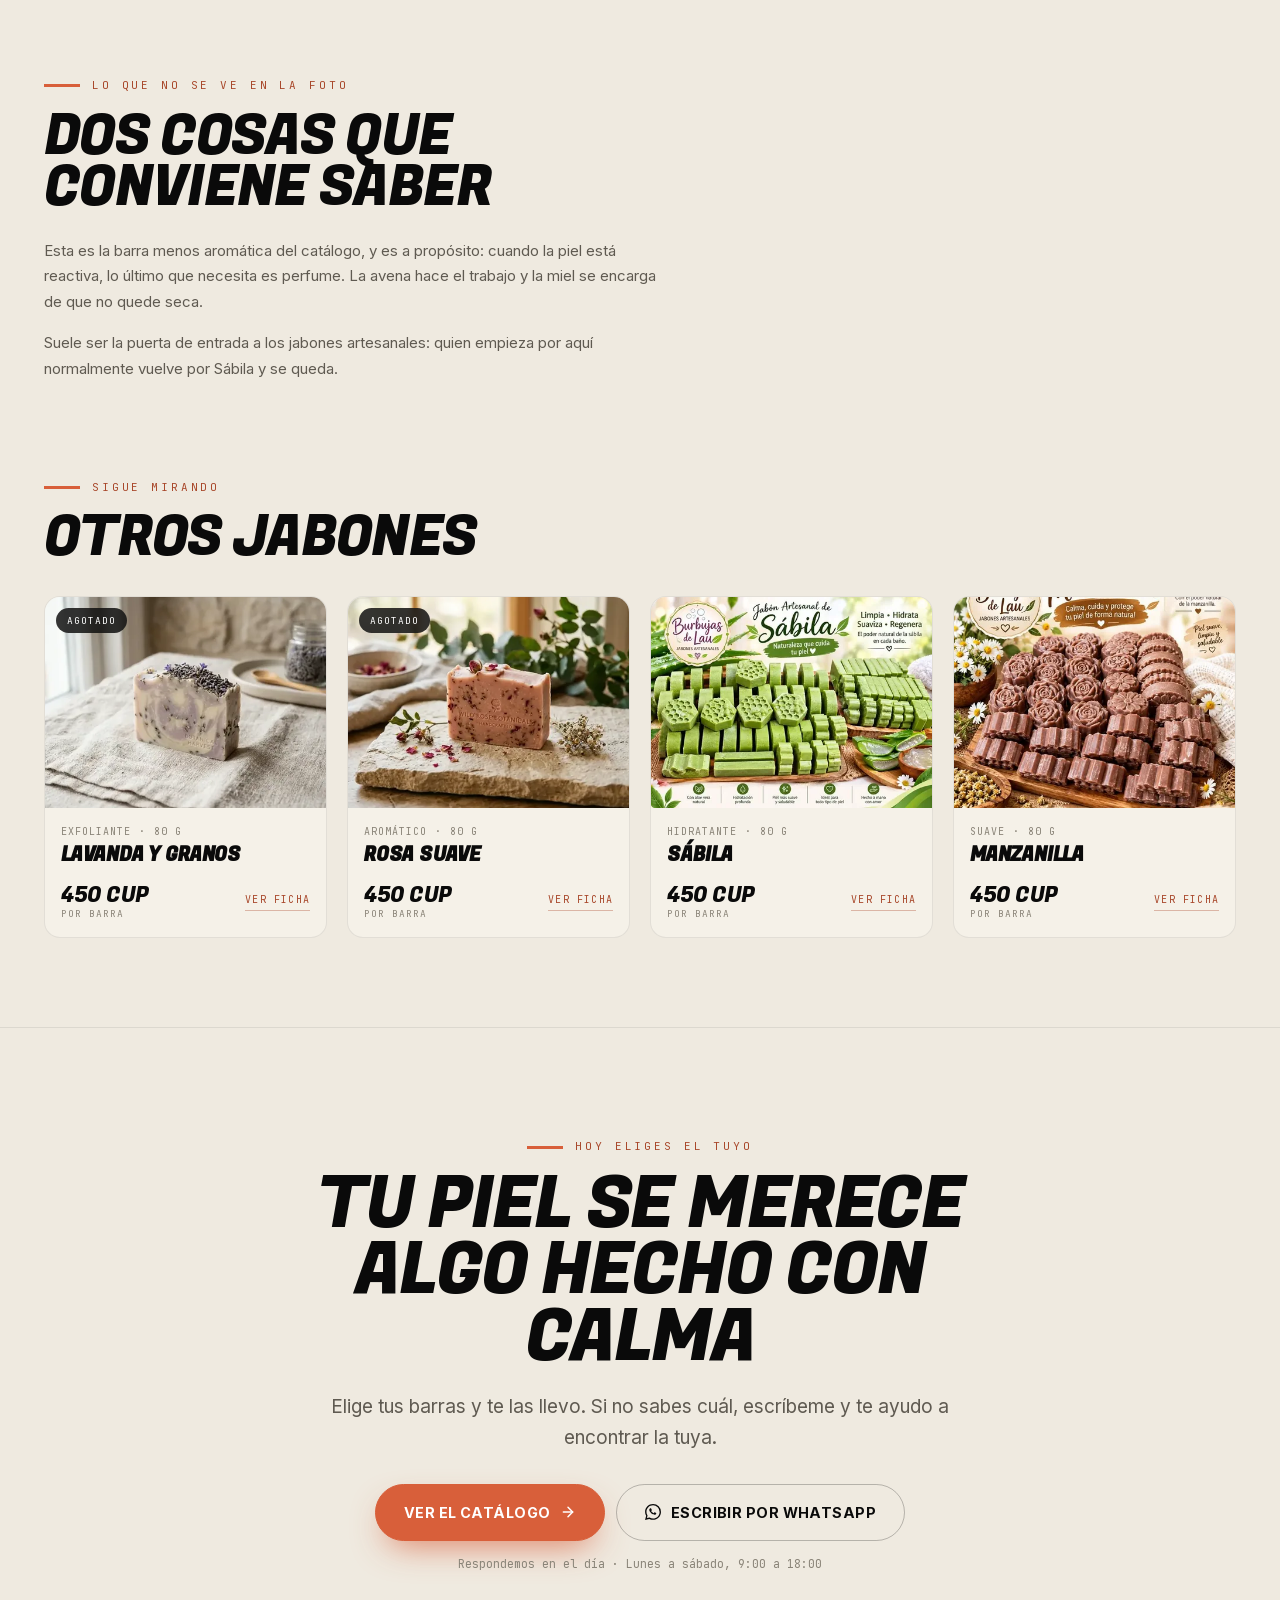
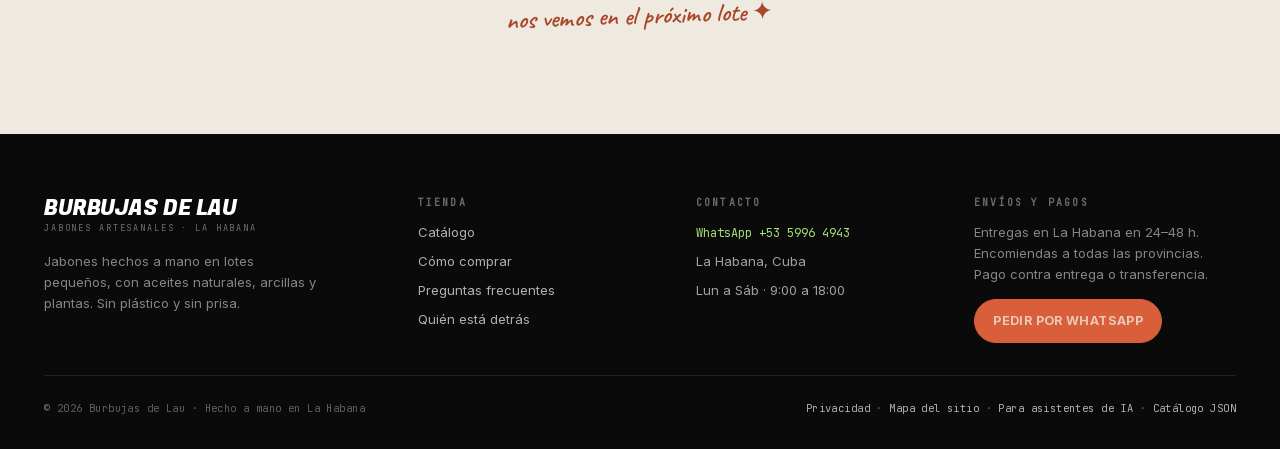
<file: product/avena-y-semillas.html>
<!DOCTYPE html>
<html lang="es">
<head>
<meta charset="utf-8">
<meta name="viewport" content="width=device-width, initial-scale=1, viewport-fit=cover">
<title>Jabón suave de avena y semillas · 80 g · Burbujas de Lau</title>

<!-- ===== SEO ===== -->
<meta name="description" content="Jabón artesanal de avena orgánica, miel silvestre y semillas de lino para pieles sensibles. 80 g, 450 CUP. Hecho a mano en La Habana, pedido por WhatsApp.">
<meta name="robots" content="index, follow, max-image-preview:large, max-snippet:-1">
<meta name="theme-color" content="#EFEAE0">
<meta name="geo.region" content="CU-03">
<meta name="geo.placename" content="La Habana">
<link rel="canonical" href="https://drjh2777-glitch.github.io/burbujas-de-lau/producto/avena-y-semillas.html">
<link rel="icon" href="../favicon.ico" sizes="32x32">
<link rel="apple-touch-icon" href="../img/apple-touch-icon.png">
<link rel="manifest" href="../site.webmanifest">
<link rel="preload" as="font" type="font/woff2" href="../fonts/inter-var.woff2" crossorigin>
<link rel="preload" as="font" type="font/woff2" href="../fonts/fugaz-one-400.woff2" crossorigin>

<meta property="og:type" content="product">
<meta property="og:site_name" content="Burbujas de Lau">
<meta property="og:locale" content="es_CU">
<meta property="og:title" content="Jabón suave de avena y semillas · 80 g · Burbujas de Lau">
<meta property="og:description" content="Jabón artesanal de avena orgánica, miel silvestre y semillas de lino para pieles sensibles. 80 g, 450 CUP. Hecho a mano en La Habana, pedido por WhatsApp.">
<meta property="og:url" content="https://drjh2777-glitch.github.io/burbujas-de-lau/producto/avena-y-semillas.html">
<meta property="og:image" content="https://drjh2777-glitch.github.io/burbujas-de-lau/img/p2.jpg">
<meta property="og:image:alt" content="Jabón artesanal de avena orgánica y semillas con miel silvestre">
<meta property="product:price:amount" content="450">
<meta property="product:price:currency" content="CUP">
<meta property="product:availability" content="out of stock">
<meta property="product:condition" content="new">
<meta name="twitter:card" content="summary_large_image">
<meta name="twitter:title" content="Jabón suave de avena y semillas · 80 g · Burbujas de Lau">
<meta name="twitter:description" content="Jabón artesanal de avena orgánica, miel silvestre y semillas de lino para pieles sensibles. 80 g, 450 CUP. Hecho a mano en La Habana, pedido por WhatsApp.">
<meta name="twitter:image" content="https://drjh2777-glitch.github.io/burbujas-de-lau/img/p2.jpg">

<link rel="alternate" type="application/json" href="https://drjh2777-glitch.github.io/burbujas-de-lau/products.json" title="Catálogo completo en JSON">
<link rel="alternate" type="application/json" href="https://drjh2777-glitch.github.io/burbujas-de-lau/webmcp.json" title="Herramientas para agentes IA">
<link rel="alternate" type="text/plain" href="https://drjh2777-glitch.github.io/burbujas-de-lau/llms.txt" title="Resumen para modelos de lenguaje">
<link rel="help" href="https://drjh2777-glitch.github.io/burbujas-de-lau/ai.html" title="Información para asistentes de IA">

<script type="application/ld+json">
{
  "@context": "https://schema.org",
  "@graph": [
    {
      "@type": "Product",
      "@id": "https://drjh2777-glitch.github.io/burbujas-de-lau/producto/avena-y-semillas.html#product",
      "name": "Avena y semillas",
      "sku": "P2",
      "category": "Suave",
      "description": "Barra cremosa con avena orgánica molida y miel silvestre que nutre en profundidad, aliviando irritaciones con espuma sedosa.",
      "image": [
        "https://drjh2777-glitch.github.io/burbujas-de-lau/img/p2.jpg"
      ],
      "url": "https://drjh2777-glitch.github.io/burbujas-de-lau/producto/avena-y-semillas.html",
      "brand": {
        "@type": "Brand",
        "name": "Burbujas de Lau"
      },
      "material": "Aceite de coco, avena orgánica molida, miel silvestre, semillas de lino, manteca de cacao.",
      "weight": {
        "@type": "QuantitativeValue",
        "value": 80,
        "unitCode": "GRM"
      },
      "additionalProperty": [
        {
          "@type": "PropertyValue",
          "name": "Peso",
          "value": "80 g"
        },
        {
          "@type": "PropertyValue",
          "name": "Hecho a mano",
          "value": "Sí, en lotes pequeños"
        },
        {
          "@type": "PropertyValue",
          "name": "Origen",
          "value": "La Habana, Cuba"
        }
      ],
      "keywords": "jabón de avena, jabón para piel sensible, jabón sin perfume, jabón con miel, jabón artesanal Cuba",
      "audience": {
        "@type": "PeopleAudience",
        "audienceType": "Personas que buscan un jabón natural para el cuerpo, la cara o las manos"
      },
      "offers": {
        "@type": "Offer",
        "@id": "https://drjh2777-glitch.github.io/burbujas-de-lau/producto/avena-y-semillas.html#offer",
        "url": "https://drjh2777-glitch.github.io/burbujas-de-lau/producto/avena-y-semillas.html",
        "price": 450,
        "priceCurrency": "CUP",
        "availability": "https://schema.org/OutOfStock",
        "itemCondition": "https://schema.org/NewCondition",
        "seller": {
          "@type": "Organization",
          "name": "Burbujas de Lau",
          "url": "https://drjh2777-glitch.github.io/burbujas-de-lau/"
        },
        "areaServed": [
          {
            "@type": "City",
            "name": "La Habana"
          },
          {
            "@type": "Country",
            "name": "Cuba"
          }
        ],
        "priceValidUntil": "2027-12-31"
      }
    },
    {
      "@type": "BreadcrumbList",
      "itemListElement": [
        {
          "@type": "ListItem",
          "position": 1,
          "name": "Inicio",
          "item": "https://drjh2777-glitch.github.io/burbujas-de-lau/"
        },
        {
          "@type": "ListItem",
          "position": 2,
          "name": "Catálogo",
          "item": "https://drjh2777-glitch.github.io/burbujas-de-lau/#catalogo"
        },
        {
          "@type": "ListItem",
          "position": 3,
          "name": "Avena y semillas",
          "item": "https://drjh2777-glitch.github.io/burbujas-de-lau/producto/avena-y-semillas.html"
        }
      ]
    }
  ]
}
</script>
<link rel="stylesheet" href="../estilo.css">
</head>
<body>
<a class="skip" href="#ficha">Saltar al contenido</a>

<div class="topbar" id="announceBar">
  <strong>Envíos</strong> a toda La Habana<span class="tb-long"> y por encomienda a provincias · Pedidos por WhatsApp <a href="https://wa.me/5359964943" style="color:#ff8856;text-decoration:none" rel="noopener">+53 5996 4943</a></span>
</div>
<header class="site-header" id="header">
  <div class="wrap header-in">
    <a class="brand" href="../index.html" aria-label="Burbujas de Lau, inicio">
      <picture>
        <source type="image/webp" srcset="../img/logo-96.webp 96w, ../img/logo-192.webp 192w" sizes="38px">
        <img class="brand-mark" src="../img/logo.png" alt="" width="38" height="38" decoding="async">
      </picture>
      <span>
        <span class="brand-name">Burbujas de Lau</span>
        <span class="brand-sub">Jabones artesanales · La Habana</span>
      </span>
    </a>
    <nav class="nav" aria-label="Navegación principal">
      <a href="../index.html#catalogo">Catálogo</a>
      <a href="../index.html#porque">Por qué</a>
      <a href="../index.html#proceso">Cómo se hace</a>
      <a href="../index.html#preguntas">Preguntas</a>
    </nav>
    <div class="header-actions">
      <a class="btn sm hdr-wa" href="https://wa.me/5359964943?text=Hola%20Burbujas%20de%20Lau%20%F0%9F%91%8B%20quiero%20pedir%20jabones" target="_blank" rel="noopener">
        <svg viewBox="0 0 24 24" fill="currentColor" aria-hidden="true"><path d="M.06 24l1.7-6.2A11.9 11.9 0 0 1 .14 11.9C.14 5.3 5.5 0 12.06 0a11.8 11.8 0 0 1 8.42 3.5 11.8 11.8 0 0 1 3.49 8.41c0 6.6-5.36 11.9-11.91 11.9a11.9 11.9 0 0 1-5.7-1.45L.06 24zM6.6 20.2l.36.2a9.9 9.9 0 0 0 5.1 1.4c5.44 0 9.87-4.4 9.87-9.83a9.8 9.8 0 0 0-2.9-6.98A9.8 9.8 0 0 0 12.06 2C6.6 2 2.2 6.4 2.2 11.84c0 1.85.5 3.6 1.4 5.13l.24.38-1 3.66 3.76-.8z"/><path d="M9.1 6.9c-.2-.45-.4-.46-.58-.47l-.5-.01c-.17 0-.45.07-.68.33-.24.26-.9.88-.9 2.14s.92 2.48 1.05 2.65c.13.17 1.8 2.84 4.4 3.86 2.15.85 2.6.68 3.06.64.47-.04 1.5-.61 1.72-1.2.2-.6.2-1.1.14-1.2-.06-.12-.22-.18-.46-.3-.24-.13-1.5-.74-1.73-.82-.23-.09-.4-.13-.57.12-.17.26-.65.84-.8 1-.14.18-.29.2-.53.07-.24-.12-1.03-.38-1.96-1.21-.72-.65-1.2-1.44-1.34-1.69-.14-.25-.02-.38.1-.5.12-.12.29-.31.42-.47.14-.16.18-.27.27-.45.09-.18.04-.33-.02-.46-.06-.13-.56-1.4-.77-1.9z"/></svg>
        Pedir
      </a>
    </div>
  </div>
</header>

<main id="ficha">

<!-- ============ la barra ============ -->
<section class="sec" style="padding-top:1.6rem;padding-bottom:0">
  <div class="wrap">
    <nav class="card-meta" aria-label="Ruta" style="margin-bottom:1.1rem">
      <a href="../index.html" style="text-decoration:none;color:inherit">Inicio</a>
      <span aria-hidden="true">·</span>
      <a href="../index.html#catalogo" style="text-decoration:none;color:inherit">Catálogo</a>
      <span aria-hidden="true">·</span>
      <span style="color:var(--ink)">Avena y semillas</span>
    </nav>

    <div class="modal-box" style="max-width:none;max-height:none;overflow:visible">
      <div class="modal-grid">
        <div class="modal-media">
          <picture><source type="image/webp" sizes="(max-width:800px) 92vw, 520px" srcset="../img/p2-480.webp 480w, ../img/p2-760.webp 760w, ../img/p2.webp 1000w"><img src="../img/p2.jpg" alt="Jabón artesanal de avena orgánica y semillas con miel silvestre" width="1000" height="750" loading="eager" decoding="async"></picture>
          <span class="badge out">Agotado</span>
        </div>
        <div class="modal-info">
          <p class="card-meta"><span>Suave</span><span aria-hidden="true">·</span><span>80 g</span></p>
          <h1 class="display" style="font-size:clamp(1.9rem,4.4vw,2.7rem);margin-top:.7rem">Jabón de avena y semillas</h1>
          <p class="desc">Barra cremosa con avena orgánica molida y miel silvestre que nutre en profundidad, aliviando irritaciones con espuma sedosa.</p>
          <p class="price">450 CUP<small>por barra de 80 g</small></p>
          <p class="mono" style="margin-top:.75rem;color:var(--terra-deep)">● Agotado por ahora · pregúntanos por WhatsApp</p>
          <div class="ing"><strong>Ingredientes</strong>Aceite de coco, avena orgánica molida, miel silvestre, semillas de lino, manteca de cacao.</div>
          <div class="modal-actions">
            <a class="btn w" href="https://wa.me/5359964943?text=Hola%20Burbujas%20de%20Lau%20%F0%9F%91%8B%20me%20interesa%20el%20jab%C3%B3n%20Avena%20y%20semillas%20(80%20g).%20%C2%BFCu%C3%A1ndo%20vuelve%20a%20estar%20disponible%3F" target="_blank" rel="noopener">Preguntar cuándo vuelve</a>
            <a class="btn ghost w" href="../index.html#catalogo">Ver el catálogo</a>
          </div>
          <p class="mono" style="margin-top:1rem;font-size:10.5px;letter-spacing:.08em;color:var(--ink-soft)">Ref. P2 · Hecho a mano en La Habana · Envíos en 24–48 h</p>
        </div>
      </div>
    </div>
  </div>
</section>

<hr class="hr">

<!-- ============ por qué ============ -->
<section class="sec">
  <div class="wrap">
    <div class="sec-head">
      <p class="eyebrow">Por qué esta barra</p>
      <h2 class="display">La barra más suave<br>del catálogo</h2>
      <p class="lead">Avena orgánica, miel silvestre y ninguna fragancia. La que recomendamos cuando la piel reacciona a todo.</p>
    </div>
    <div class="features">
      <article class="feature">
        <p class="num">01</p>
        <div>
          <h3>Calma la tirantez</h3>
          <p>La avena molida y la miel hacen una espuma corta y cremosa que no deja la piel reseca después de la ducha.</p>
        </div>
      </article>
      <article class="feature">
        <p class="num">02</p>
        <div>
          <h3>Sin fragancia, a propósito</h3>
          <p>Cuando la piel está reactiva, lo último que necesita es perfume. Esta barra no lleva, y se nota en el aroma.</p>
        </div>
      </article>
      <article class="feature">
        <p class="num">03</p>
        <div>
          <h3>La puerta de entrada</h3>
          <p>Es la que recomendamos a quien dice «todo me deja la piel roja». Casi todas vuelven después por otra variedad.</p>
        </div>
      </article>
    </div>
  </div>
</section>

<!-- ============ para quién / cómo usarla ============ -->
<section class="sec" style="padding-top:0">
  <div class="wrap">
    <div class="two-col">
      <div class="col">
        <h3><i></i>Para quién es</h3>
        <p class="lead" style="font-size:15px">Para piel seca, sensible o que reacciona a los geles de tienda. También funciona bien en pieles maduras y en quien busca un jabón sin ningún perfume.</p>
      </div>
      <div class="col">
        <h3><i></i>Cómo usarla</h3>
        <p class="lead" style="font-size:15px">Uso diario, en cuerpo y manos. Haz espuma entre las palmas y pasa la espuma, no la barra, por la piel. Si la usas en la cara, evita el contorno de ojos.</p>
      </div>
    </div>
  </div>
</section>

<!-- ============ lo que no se ve ============ -->
<section class="sec" style="padding-top:0">
  <div class="wrap">
    <div class="sec-head">
      <p class="eyebrow">Lo que no se ve en la foto</p>
      <h2 class="display">Dos cosas que conviene saber</h2>
    </div>
    <div style="margin-top:1.5rem;display:grid;gap:1rem;max-width:62ch">
      <p style="font-size:15px;line-height:1.7;color:var(--ink-mute)">Esta es la barra menos aromática del catálogo, y es a propósito: cuando la piel está reactiva, lo último que necesita es perfume. La avena hace el trabajo y la miel se encarga de que no quede seca.</p>
      <p style="font-size:15px;line-height:1.7;color:var(--ink-mute)">Suele ser la puerta de entrada a los jabones artesanales: quien empieza por aquí normalmente vuelve por Sábila y se queda.</p>
    </div>
  </div>
</section>

<!-- ============ otros jabones ============ -->
<section class="sec" style="padding-top:0">
  <div class="wrap">
    <div class="sec-head">
      <p class="eyebrow">Sigue mirando</p>
      <h2 class="display">Otros jabones</h2>
    </div>
    <div class="grid" style="margin-top:2rem">
      <a class="card" href="lavanda-y-granos.html" style="text-decoration:none">
        <div class="card-media">
          <picture><source type="image/webp" sizes="(max-width:640px) 92vw, 300px" srcset="../img/p1-480.webp 480w, ../img/p1-760.webp 760w, ../img/p1.webp 1000w"><img src="../img/p1.jpg" alt="Jabón artesanal de lavanda y granos con flores de lavanda silvestre" width="1000" height="750" loading="lazy" decoding="async"></picture>
          <span class="badge out">Agotado</span>
        </div>
        <div class="card-body">
          <p class="card-meta"><span>Exfoliante</span><span aria-hidden="true">·</span><span>80 g</span></p>
          <h3 class="card-title">Lavanda y granos</h3>
          <div class="card-foot">
            <p class="card-price">450 CUP<small>por barra</small></p>
            <span class="link-arrow" style="font-size:10px">Ver ficha</span>
          </div>
        </div>
      </a>
      <a class="card" href="rosa-suave.html" style="text-decoration:none">
        <div class="card-media">
          <picture><source type="image/webp" sizes="(max-width:640px) 92vw, 300px" srcset="../img/p3-480.webp 480w, ../img/p3-760.webp 760w, ../img/p3.webp 1000w"><img src="../img/p3.jpg" alt="Jabón artesanal de rosa con arcilla rosa francesa y pétalos de rosa" width="1000" height="750" loading="lazy" decoding="async"></picture>
          <span class="badge out">Agotado</span>
        </div>
        <div class="card-body">
          <p class="card-meta"><span>Aromático</span><span aria-hidden="true">·</span><span>80 g</span></p>
          <h3 class="card-title">Rosa suave</h3>
          <div class="card-foot">
            <p class="card-price">450 CUP<small>por barra</small></p>
            <span class="link-arrow" style="font-size:10px">Ver ficha</span>
          </div>
        </div>
      </a>
      <a class="card" href="sabila.html" style="text-decoration:none">
        <div class="card-media">
          <picture><source type="image/webp" sizes="(max-width:640px) 92vw, 300px" srcset="../img/p4-480.webp 480w, ../img/p4-760.webp 760w, ../img/p4.webp 1000w"><img src="../img/p4.jpg" alt="Jabón artesanal de sábila (aloe vera) hidratante para todo tipo de piel" width="1000" height="750" loading="lazy" decoding="async"></picture>
          
        </div>
        <div class="card-body">
          <p class="card-meta"><span>Hidratante</span><span aria-hidden="true">·</span><span>80 g</span></p>
          <h3 class="card-title">Sábila</h3>
          <div class="card-foot">
            <p class="card-price">450 CUP<small>por barra</small></p>
            <span class="link-arrow" style="font-size:10px">Ver ficha</span>
          </div>
        </div>
      </a>
      <a class="card" href="manzanilla.html" style="text-decoration:none">
        <div class="card-media">
          <picture><source type="image/webp" sizes="(max-width:640px) 92vw, 300px" srcset="../img/p5-480.webp 480w, ../img/p5-760.webp 760w, ../img/p5.webp 1000w"><img src="../img/p5.jpg" alt="Jabón artesanal de manzanilla que calma y protege la piel" width="1000" height="750" loading="lazy" decoding="async"></picture>
          
        </div>
        <div class="card-body">
          <p class="card-meta"><span>Suave</span><span aria-hidden="true">·</span><span>80 g</span></p>
          <h3 class="card-title">Manzanilla</h3>
          <div class="card-foot">
            <p class="card-price">450 CUP<small>por barra</small></p>
            <span class="link-arrow" style="font-size:10px">Ver ficha</span>
          </div>
        </div>
      </a>
    </div>
  </div>
</section>

<section class="final">
  <div class="wrap">
    <p class="eyebrow" style="justify-content:center">Hoy eliges el tuyo</p>
    <h2 class="display">Tu piel se merece<br>algo hecho con calma</h2>
    <p class="lead">Elige tus barras y te las llevo. Si no sabes cuál, escríbeme y te ayudo a encontrar la tuya.</p>
    <div class="hero-cta">
      <a class="btn" href="../index.html#catalogo">Ver el catálogo
        <svg viewBox="0 0 24 24" fill="none" stroke="currentColor" stroke-width="2.2" stroke-linecap="round" stroke-linejoin="round" aria-hidden="true"><path d="M5 12h14"/><path d="m12 5 7 7-7 7"/></svg>
      </a>
      <a class="btn ghost" href="https://wa.me/5359964943?text=Hola%20Burbujas%20de%20Lau%20%F0%9F%91%8B%20quiero%20hacer%20un%20pedido" target="_blank" rel="noopener">
        <svg viewBox="0 0 24 24" fill="currentColor" aria-hidden="true"><path d="M.06 24l1.7-6.2A11.9 11.9 0 0 1 .14 11.9C.14 5.3 5.5 0 12.06 0a11.8 11.8 0 0 1 8.42 3.5 11.8 11.8 0 0 1 3.49 8.41c0 6.6-5.36 11.9-11.91 11.9a11.9 11.9 0 0 1-5.7-1.45L.06 24zM6.6 20.2l.36.2a9.9 9.9 0 0 0 5.1 1.4c5.44 0 9.87-4.4 9.87-9.83a9.8 9.8 0 0 0-2.9-6.98A9.8 9.8 0 0 0 12.06 2C6.6 2 2.2 6.4 2.2 11.84c0 1.85.5 3.6 1.4 5.13l.24.38-1 3.66 3.76-.8z"/><path d="M9.1 6.9c-.2-.45-.4-.46-.58-.47l-.5-.01c-.17 0-.45.07-.68.33-.24.26-.9.88-.9 2.14s.92 2.48 1.05 2.65c.13.17 1.8 2.84 4.4 3.86 2.15.85 2.6.68 3.06.64.47-.04 1.5-.61 1.72-1.2.2-.6.2-1.1.14-1.2-.06-.12-.22-.18-.46-.3-.24-.13-1.5-.74-1.73-.82-.23-.09-.4-.13-.57.12-.17.26-.65.84-.8 1-.14.18-.29.2-.53.07-.24-.12-1.03-.38-1.96-1.21-.72-.65-1.2-1.44-1.34-1.69-.14-.25-.02-.38.1-.5.12-.12.29-.31.42-.47.14-.16.18-.27.27-.45.09-.18.04-.33-.02-.46-.06-.13-.56-1.4-.77-1.9z"/></svg>
        Escribir por WhatsApp
      </a>
    </div>
    <p class="hero-note">Respondemos en el día · Lunes a sábado, 9:00 a 18:00</p>
    <p class="hand">nos vemos en el próximo lote ✦</p>
  </div>
</section>

</main>

<footer class="site">
  <div class="wrap">
    <div class="f-grid">
      <div>
        <p class="brand-name">Burbujas de Lau</p>
        <p class="brand-sub">Jabones artesanales · La Habana</p>
        <p class="f-about">Jabones hechos a mano en lotes pequeños, con aceites naturales, arcillas y plantas. Sin plástico y sin prisa.</p>
      </div>
      <div>
        <h4>Tienda</h4>
        <ul>
          <li><a href="../index.html#catalogo">Catálogo</a></li>
          <li><a href="../index.html#comprar">Cómo comprar</a></li>
          <li><a href="../index.html#preguntas">Preguntas frecuentes</a></li>
          <li><a href="../index.html#historia">Quién está detrás</a></li>
        </ul>
      </div>
      <div>
        <h4>Contacto</h4>
        <ul>
          <li><a class="wa-link" href="https://wa.me/5359964943" target="_blank" rel="noopener">WhatsApp +53 5996 4943</a></li>
          <li>La Habana, Cuba</li>
          <li>Lun a Sáb · 9:00 a 18:00</li>
        </ul>
      </div>
      <div>
        <h4>Envíos y pagos</h4>
        <p style="line-height:1.6;color:rgba(255,255,255,.5)">Entregas en La Habana en 24–48 h. Encomiendas a todas las provincias. Pago contra entrega o transferencia.</p>
        <p style="margin-top:.9rem"><a class="btn sm" href="https://wa.me/5359964943" target="_blank" rel="noopener" style="box-shadow:none">Pedir por WhatsApp</a></p>
      </div>
    </div>
    <div class="f-bottom">
      <p>© <span>2026</span> Burbujas de Lau · Hecho a mano en La Habana</p>
      <p><a href="../privacidad.html">Privacidad</a> · <a href="../sitemap.xml">Mapa del sitio</a> · <a href="../ai.html">Para asistentes de IA</a> · <a href="../products.json">Catálogo JSON</a></p>
    </div>
  </div>
</footer>
</body>
</html>
</file>
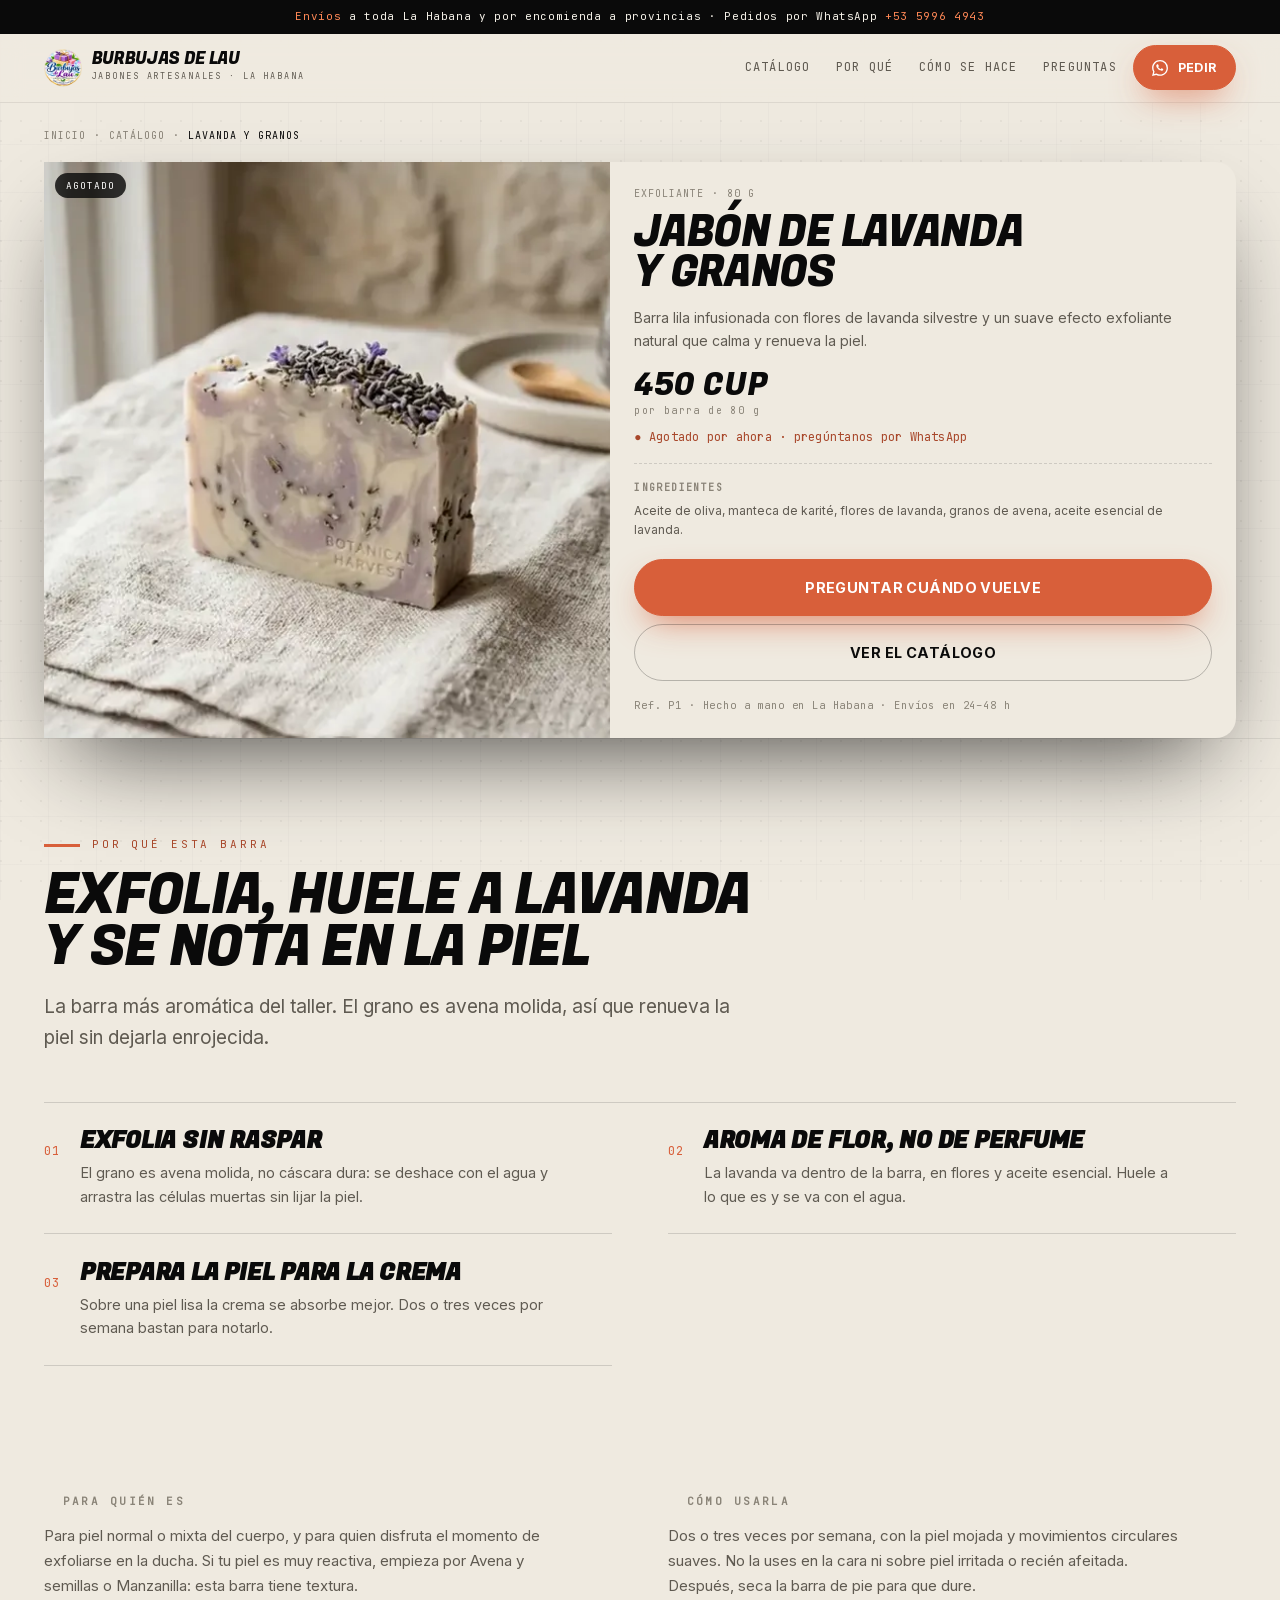
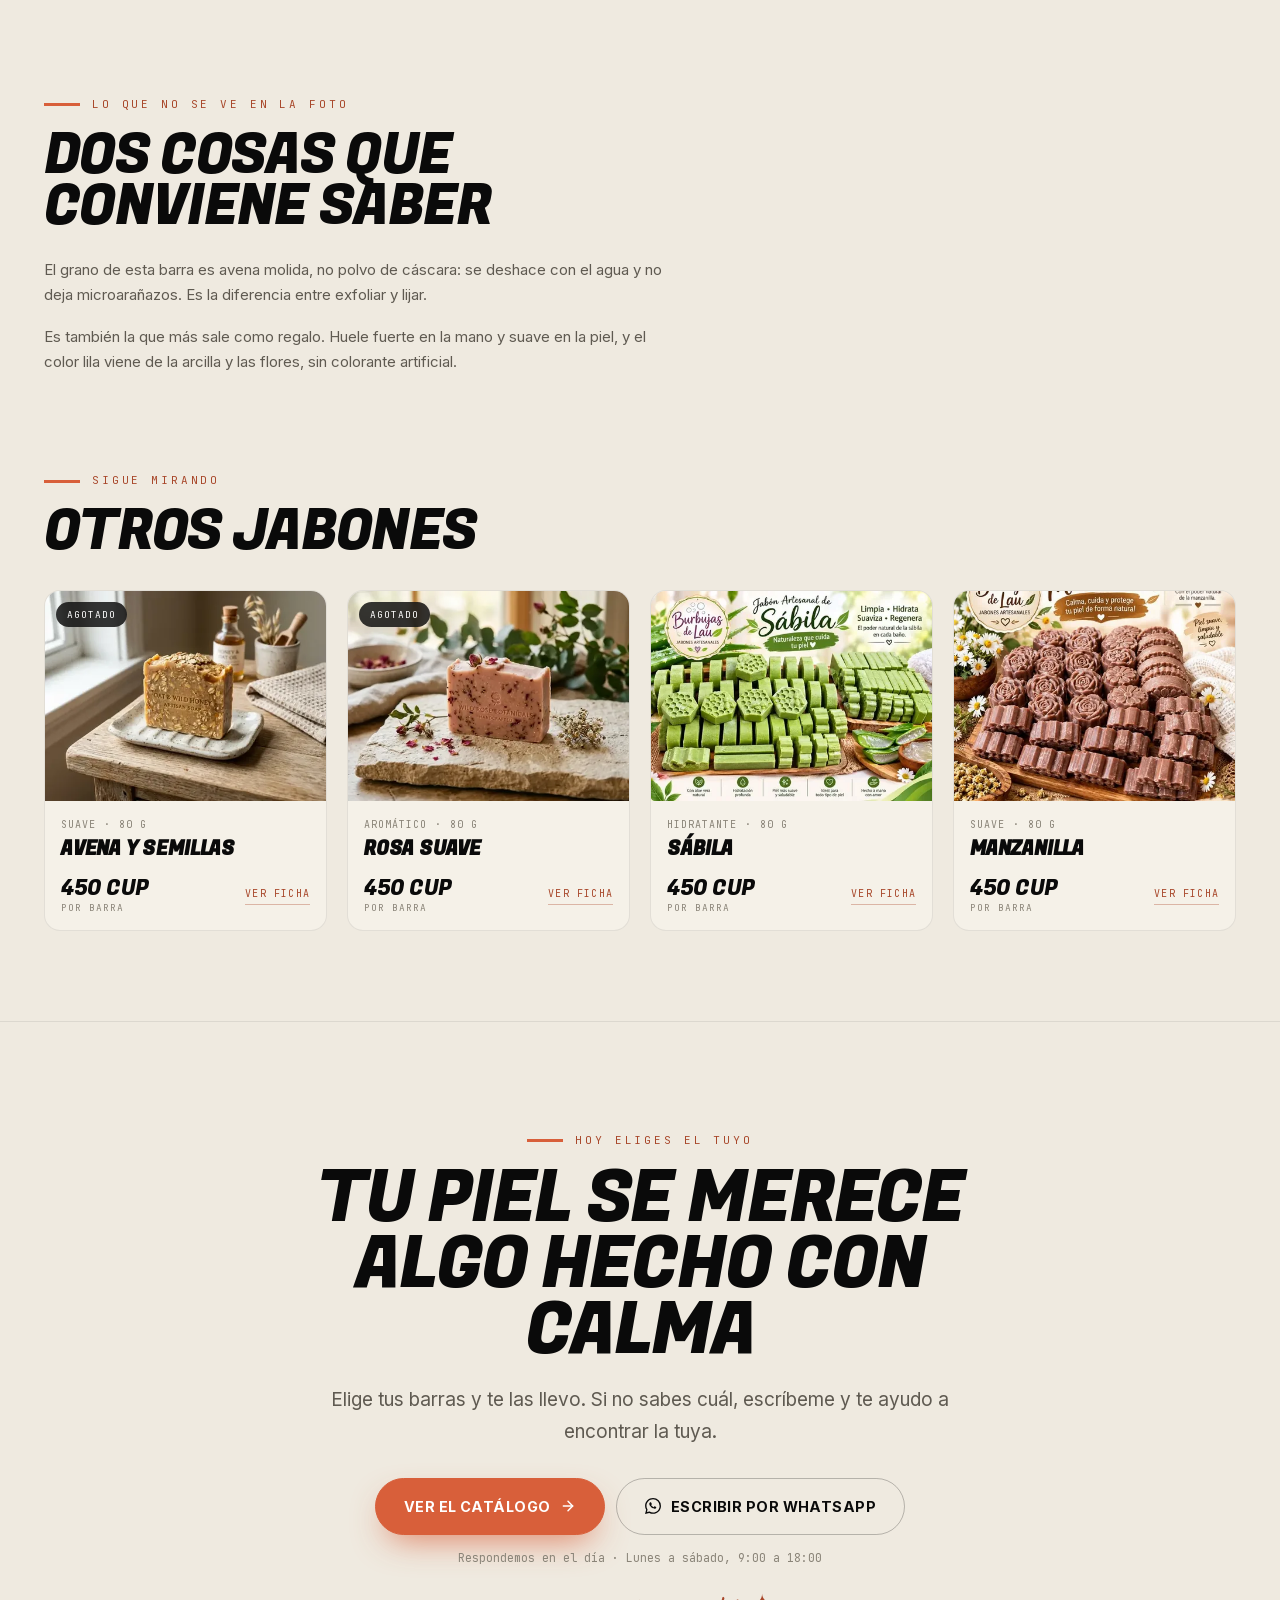
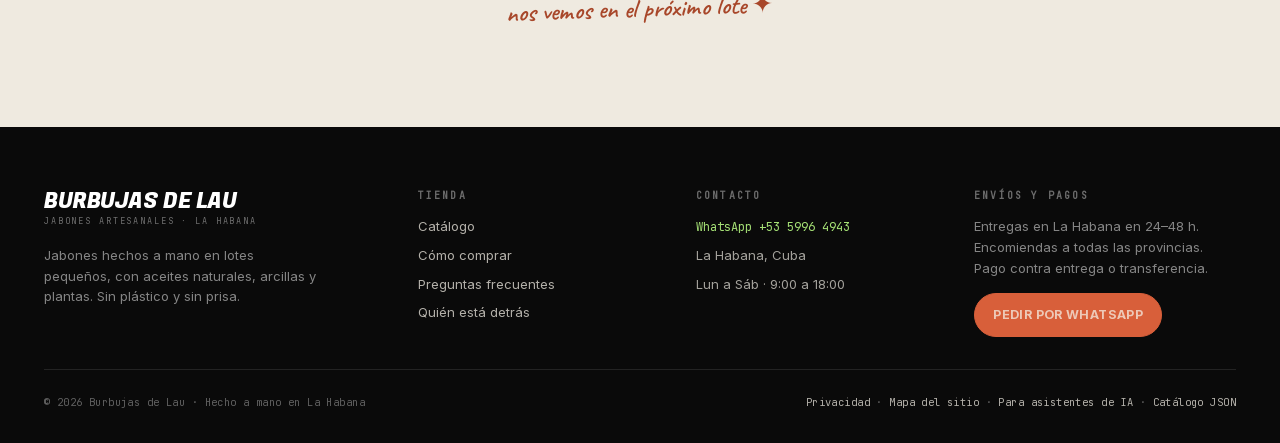
<file: product/lavanda-y-granos.html>
<!DOCTYPE html>
<html lang="es">
<head>
<meta charset="utf-8">
<meta name="viewport" content="width=device-width, initial-scale=1, viewport-fit=cover">
<title>Jabón exfoliante de lavanda y granos · 80 g · Burbujas de Lau</title>

<!-- ===== SEO ===== -->
<meta name="description" content="Jabón artesanal de lavanda con flores silvestres y granos de avena que exfolian sin raspar. 80 g, 450 CUP. Hecho a mano en La Habana, pedido por WhatsApp.">
<meta name="robots" content="index, follow, max-image-preview:large, max-snippet:-1">
<meta name="theme-color" content="#EFEAE0">
<meta name="geo.region" content="CU-03">
<meta name="geo.placename" content="La Habana">
<link rel="canonical" href="https://drjh2777-glitch.github.io/burbujas-de-lau/producto/lavanda-y-granos.html">
<link rel="icon" href="../favicon.ico" sizes="32x32">
<link rel="apple-touch-icon" href="../img/apple-touch-icon.png">
<link rel="manifest" href="../site.webmanifest">
<link rel="preload" as="font" type="font/woff2" href="../fonts/inter-var.woff2" crossorigin>
<link rel="preload" as="font" type="font/woff2" href="../fonts/fugaz-one-400.woff2" crossorigin>

<meta property="og:type" content="product">
<meta property="og:site_name" content="Burbujas de Lau">
<meta property="og:locale" content="es_CU">
<meta property="og:title" content="Jabón exfoliante de lavanda y granos · 80 g · Burbujas de Lau">
<meta property="og:description" content="Jabón artesanal de lavanda con flores silvestres y granos de avena que exfolian sin raspar. 80 g, 450 CUP. Hecho a mano en La Habana, pedido por WhatsApp.">
<meta property="og:url" content="https://drjh2777-glitch.github.io/burbujas-de-lau/producto/lavanda-y-granos.html">
<meta property="og:image" content="https://drjh2777-glitch.github.io/burbujas-de-lau/img/p1.jpg">
<meta property="og:image:alt" content="Jabón artesanal de lavanda y granos con flores de lavanda silvestre">
<meta property="product:price:amount" content="450">
<meta property="product:price:currency" content="CUP">
<meta property="product:availability" content="out of stock">
<meta property="product:condition" content="new">
<meta name="twitter:card" content="summary_large_image">
<meta name="twitter:title" content="Jabón exfoliante de lavanda y granos · 80 g · Burbujas de Lau">
<meta name="twitter:description" content="Jabón artesanal de lavanda con flores silvestres y granos de avena que exfolian sin raspar. 80 g, 450 CUP. Hecho a mano en La Habana, pedido por WhatsApp.">
<meta name="twitter:image" content="https://drjh2777-glitch.github.io/burbujas-de-lau/img/p1.jpg">

<link rel="alternate" type="application/json" href="https://drjh2777-glitch.github.io/burbujas-de-lau/products.json" title="Catálogo completo en JSON">
<link rel="alternate" type="application/json" href="https://drjh2777-glitch.github.io/burbujas-de-lau/webmcp.json" title="Herramientas para agentes IA">
<link rel="alternate" type="text/plain" href="https://drjh2777-glitch.github.io/burbujas-de-lau/llms.txt" title="Resumen para modelos de lenguaje">
<link rel="help" href="https://drjh2777-glitch.github.io/burbujas-de-lau/ai.html" title="Información para asistentes de IA">

<script type="application/ld+json">
{
  "@context": "https://schema.org",
  "@graph": [
    {
      "@type": "Product",
      "@id": "https://drjh2777-glitch.github.io/burbujas-de-lau/producto/lavanda-y-granos.html#product",
      "name": "Lavanda y granos",
      "sku": "P1",
      "category": "Exfoliante",
      "description": "Barra lila infusionada con flores de lavanda silvestre y un suave efecto exfoliante natural que calma y renueva la piel.",
      "image": [
        "https://drjh2777-glitch.github.io/burbujas-de-lau/img/p1.jpg"
      ],
      "url": "https://drjh2777-glitch.github.io/burbujas-de-lau/producto/lavanda-y-granos.html",
      "brand": {
        "@type": "Brand",
        "name": "Burbujas de Lau"
      },
      "material": "Aceite de oliva, manteca de karité, flores de lavanda, granos de avena, aceite esencial de lavanda.",
      "weight": {
        "@type": "QuantitativeValue",
        "value": 80,
        "unitCode": "GRM"
      },
      "additionalProperty": [
        {
          "@type": "PropertyValue",
          "name": "Peso",
          "value": "80 g"
        },
        {
          "@type": "PropertyValue",
          "name": "Hecho a mano",
          "value": "Sí, en lotes pequeños"
        },
        {
          "@type": "PropertyValue",
          "name": "Origen",
          "value": "La Habana, Cuba"
        }
      ],
      "keywords": "jabón exfoliante, jabón de lavanda, jabón artesanal La Habana, exfoliante natural, jabón con avena",
      "audience": {
        "@type": "PeopleAudience",
        "audienceType": "Personas que buscan un jabón natural para el cuerpo, la cara o las manos"
      },
      "offers": {
        "@type": "Offer",
        "@id": "https://drjh2777-glitch.github.io/burbujas-de-lau/producto/lavanda-y-granos.html#offer",
        "url": "https://drjh2777-glitch.github.io/burbujas-de-lau/producto/lavanda-y-granos.html",
        "price": 450,
        "priceCurrency": "CUP",
        "availability": "https://schema.org/OutOfStock",
        "itemCondition": "https://schema.org/NewCondition",
        "seller": {
          "@type": "Organization",
          "name": "Burbujas de Lau",
          "url": "https://drjh2777-glitch.github.io/burbujas-de-lau/"
        },
        "areaServed": [
          {
            "@type": "City",
            "name": "La Habana"
          },
          {
            "@type": "Country",
            "name": "Cuba"
          }
        ],
        "priceValidUntil": "2027-12-31"
      }
    },
    {
      "@type": "BreadcrumbList",
      "itemListElement": [
        {
          "@type": "ListItem",
          "position": 1,
          "name": "Inicio",
          "item": "https://drjh2777-glitch.github.io/burbujas-de-lau/"
        },
        {
          "@type": "ListItem",
          "position": 2,
          "name": "Catálogo",
          "item": "https://drjh2777-glitch.github.io/burbujas-de-lau/#catalogo"
        },
        {
          "@type": "ListItem",
          "position": 3,
          "name": "Lavanda y granos",
          "item": "https://drjh2777-glitch.github.io/burbujas-de-lau/producto/lavanda-y-granos.html"
        }
      ]
    }
  ]
}
</script>
<link rel="stylesheet" href="../estilo.css">
</head>
<body>
<a class="skip" href="#ficha">Saltar al contenido</a>

<div class="topbar" id="announceBar">
  <strong>Envíos</strong> a toda La Habana<span class="tb-long"> y por encomienda a provincias · Pedidos por WhatsApp <a href="https://wa.me/5359964943" style="color:#ff8856;text-decoration:none" rel="noopener">+53 5996 4943</a></span>
</div>
<header class="site-header" id="header">
  <div class="wrap header-in">
    <a class="brand" href="../index.html" aria-label="Burbujas de Lau, inicio">
      <picture>
        <source type="image/webp" srcset="../img/logo-96.webp 96w, ../img/logo-192.webp 192w" sizes="38px">
        <img class="brand-mark" src="../img/logo.png" alt="" width="38" height="38" decoding="async">
      </picture>
      <span>
        <span class="brand-name">Burbujas de Lau</span>
        <span class="brand-sub">Jabones artesanales · La Habana</span>
      </span>
    </a>
    <nav class="nav" aria-label="Navegación principal">
      <a href="../index.html#catalogo">Catálogo</a>
      <a href="../index.html#porque">Por qué</a>
      <a href="../index.html#proceso">Cómo se hace</a>
      <a href="../index.html#preguntas">Preguntas</a>
    </nav>
    <div class="header-actions">
      <a class="btn sm hdr-wa" href="https://wa.me/5359964943?text=Hola%20Burbujas%20de%20Lau%20%F0%9F%91%8B%20quiero%20pedir%20jabones" target="_blank" rel="noopener">
        <svg viewBox="0 0 24 24" fill="currentColor" aria-hidden="true"><path d="M.06 24l1.7-6.2A11.9 11.9 0 0 1 .14 11.9C.14 5.3 5.5 0 12.06 0a11.8 11.8 0 0 1 8.42 3.5 11.8 11.8 0 0 1 3.49 8.41c0 6.6-5.36 11.9-11.91 11.9a11.9 11.9 0 0 1-5.7-1.45L.06 24zM6.6 20.2l.36.2a9.9 9.9 0 0 0 5.1 1.4c5.44 0 9.87-4.4 9.87-9.83a9.8 9.8 0 0 0-2.9-6.98A9.8 9.8 0 0 0 12.06 2C6.6 2 2.2 6.4 2.2 11.84c0 1.85.5 3.6 1.4 5.13l.24.38-1 3.66 3.76-.8z"/><path d="M9.1 6.9c-.2-.45-.4-.46-.58-.47l-.5-.01c-.17 0-.45.07-.68.33-.24.26-.9.88-.9 2.14s.92 2.48 1.05 2.65c.13.17 1.8 2.84 4.4 3.86 2.15.85 2.6.68 3.06.64.47-.04 1.5-.61 1.72-1.2.2-.6.2-1.1.14-1.2-.06-.12-.22-.18-.46-.3-.24-.13-1.5-.74-1.73-.82-.23-.09-.4-.13-.57.12-.17.26-.65.84-.8 1-.14.18-.29.2-.53.07-.24-.12-1.03-.38-1.96-1.21-.72-.65-1.2-1.44-1.34-1.69-.14-.25-.02-.38.1-.5.12-.12.29-.31.42-.47.14-.16.18-.27.27-.45.09-.18.04-.33-.02-.46-.06-.13-.56-1.4-.77-1.9z"/></svg>
        Pedir
      </a>
    </div>
  </div>
</header>

<main id="ficha">

<!-- ============ la barra ============ -->
<section class="sec" style="padding-top:1.6rem;padding-bottom:0">
  <div class="wrap">
    <nav class="card-meta" aria-label="Ruta" style="margin-bottom:1.1rem">
      <a href="../index.html" style="text-decoration:none;color:inherit">Inicio</a>
      <span aria-hidden="true">·</span>
      <a href="../index.html#catalogo" style="text-decoration:none;color:inherit">Catálogo</a>
      <span aria-hidden="true">·</span>
      <span style="color:var(--ink)">Lavanda y granos</span>
    </nav>

    <div class="modal-box" style="max-width:none;max-height:none;overflow:visible">
      <div class="modal-grid">
        <div class="modal-media">
          <picture><source type="image/webp" sizes="(max-width:800px) 92vw, 520px" srcset="../img/p1-480.webp 480w, ../img/p1-760.webp 760w, ../img/p1.webp 1000w"><img src="../img/p1.jpg" alt="Jabón artesanal de lavanda y granos con flores de lavanda silvestre" width="1000" height="750" loading="eager" decoding="async"></picture>
          <span class="badge out">Agotado</span>
        </div>
        <div class="modal-info">
          <p class="card-meta"><span>Exfoliante</span><span aria-hidden="true">·</span><span>80 g</span></p>
          <h1 class="display" style="font-size:clamp(1.9rem,4.4vw,2.7rem);margin-top:.7rem">Jabón de lavanda y granos</h1>
          <p class="desc">Barra lila infusionada con flores de lavanda silvestre y un suave efecto exfoliante natural que calma y renueva la piel.</p>
          <p class="price">450 CUP<small>por barra de 80 g</small></p>
          <p class="mono" style="margin-top:.75rem;color:var(--terra-deep)">● Agotado por ahora · pregúntanos por WhatsApp</p>
          <div class="ing"><strong>Ingredientes</strong>Aceite de oliva, manteca de karité, flores de lavanda, granos de avena, aceite esencial de lavanda.</div>
          <div class="modal-actions">
            <a class="btn w" href="https://wa.me/5359964943?text=Hola%20Burbujas%20de%20Lau%20%F0%9F%91%8B%20me%20interesa%20el%20jab%C3%B3n%20Lavanda%20y%20granos%20(80%20g).%20%C2%BFCu%C3%A1ndo%20vuelve%20a%20estar%20disponible%3F" target="_blank" rel="noopener">Preguntar cuándo vuelve</a>
            <a class="btn ghost w" href="../index.html#catalogo">Ver el catálogo</a>
          </div>
          <p class="mono" style="margin-top:1rem;font-size:10.5px;letter-spacing:.08em;color:var(--ink-soft)">Ref. P1 · Hecho a mano en La Habana · Envíos en 24–48 h</p>
        </div>
      </div>
    </div>
  </div>
</section>

<hr class="hr">

<!-- ============ por qué ============ -->
<section class="sec">
  <div class="wrap">
    <div class="sec-head">
      <p class="eyebrow">Por qué esta barra</p>
      <h2 class="display">Exfolia, huele a lavanda<br>y se nota en la piel</h2>
      <p class="lead">La barra más aromática del taller. El grano es avena molida, así que renueva la piel sin dejarla enrojecida.</p>
    </div>
    <div class="features">
      <article class="feature">
        <p class="num">01</p>
        <div>
          <h3>Exfolia sin raspar</h3>
          <p>El grano es avena molida, no cáscara dura: se deshace con el agua y arrastra las células muertas sin lijar la piel.</p>
        </div>
      </article>
      <article class="feature">
        <p class="num">02</p>
        <div>
          <h3>Aroma de flor, no de perfume</h3>
          <p>La lavanda va dentro de la barra, en flores y aceite esencial. Huele a lo que es y se va con el agua.</p>
        </div>
      </article>
      <article class="feature">
        <p class="num">03</p>
        <div>
          <h3>Prepara la piel para la crema</h3>
          <p>Sobre una piel lisa la crema se absorbe mejor. Dos o tres veces por semana bastan para notarlo.</p>
        </div>
      </article>
    </div>
  </div>
</section>

<!-- ============ para quién / cómo usarla ============ -->
<section class="sec" style="padding-top:0">
  <div class="wrap">
    <div class="two-col">
      <div class="col">
        <h3><i></i>Para quién es</h3>
        <p class="lead" style="font-size:15px">Para piel normal o mixta del cuerpo, y para quien disfruta el momento de exfoliarse en la ducha. Si tu piel es muy reactiva, empieza por Avena y semillas o Manzanilla: esta barra tiene textura.</p>
      </div>
      <div class="col">
        <h3><i></i>Cómo usarla</h3>
        <p class="lead" style="font-size:15px">Dos o tres veces por semana, con la piel mojada y movimientos circulares suaves. No la uses en la cara ni sobre piel irritada o recién afeitada. Después, seca la barra de pie para que dure.</p>
      </div>
    </div>
  </div>
</section>

<!-- ============ lo que no se ve ============ -->
<section class="sec" style="padding-top:0">
  <div class="wrap">
    <div class="sec-head">
      <p class="eyebrow">Lo que no se ve en la foto</p>
      <h2 class="display">Dos cosas que conviene saber</h2>
    </div>
    <div style="margin-top:1.5rem;display:grid;gap:1rem;max-width:62ch">
      <p style="font-size:15px;line-height:1.7;color:var(--ink-mute)">El grano de esta barra es avena molida, no polvo de cáscara: se deshace con el agua y no deja microarañazos. Es la diferencia entre exfoliar y lijar.</p>
      <p style="font-size:15px;line-height:1.7;color:var(--ink-mute)">Es también la que más sale como regalo. Huele fuerte en la mano y suave en la piel, y el color lila viene de la arcilla y las flores, sin colorante artificial.</p>
    </div>
  </div>
</section>

<!-- ============ otros jabones ============ -->
<section class="sec" style="padding-top:0">
  <div class="wrap">
    <div class="sec-head">
      <p class="eyebrow">Sigue mirando</p>
      <h2 class="display">Otros jabones</h2>
    </div>
    <div class="grid" style="margin-top:2rem">
      <a class="card" href="avena-y-semillas.html" style="text-decoration:none">
        <div class="card-media">
          <picture><source type="image/webp" sizes="(max-width:640px) 92vw, 300px" srcset="../img/p2-480.webp 480w, ../img/p2-760.webp 760w, ../img/p2.webp 1000w"><img src="../img/p2.jpg" alt="Jabón artesanal de avena orgánica y semillas con miel silvestre" width="1000" height="750" loading="lazy" decoding="async"></picture>
          <span class="badge out">Agotado</span>
        </div>
        <div class="card-body">
          <p class="card-meta"><span>Suave</span><span aria-hidden="true">·</span><span>80 g</span></p>
          <h3 class="card-title">Avena y semillas</h3>
          <div class="card-foot">
            <p class="card-price">450 CUP<small>por barra</small></p>
            <span class="link-arrow" style="font-size:10px">Ver ficha</span>
          </div>
        </div>
      </a>
      <a class="card" href="rosa-suave.html" style="text-decoration:none">
        <div class="card-media">
          <picture><source type="image/webp" sizes="(max-width:640px) 92vw, 300px" srcset="../img/p3-480.webp 480w, ../img/p3-760.webp 760w, ../img/p3.webp 1000w"><img src="../img/p3.jpg" alt="Jabón artesanal de rosa con arcilla rosa francesa y pétalos de rosa" width="1000" height="750" loading="lazy" decoding="async"></picture>
          <span class="badge out">Agotado</span>
        </div>
        <div class="card-body">
          <p class="card-meta"><span>Aromático</span><span aria-hidden="true">·</span><span>80 g</span></p>
          <h3 class="card-title">Rosa suave</h3>
          <div class="card-foot">
            <p class="card-price">450 CUP<small>por barra</small></p>
            <span class="link-arrow" style="font-size:10px">Ver ficha</span>
          </div>
        </div>
      </a>
      <a class="card" href="sabila.html" style="text-decoration:none">
        <div class="card-media">
          <picture><source type="image/webp" sizes="(max-width:640px) 92vw, 300px" srcset="../img/p4-480.webp 480w, ../img/p4-760.webp 760w, ../img/p4.webp 1000w"><img src="../img/p4.jpg" alt="Jabón artesanal de sábila (aloe vera) hidratante para todo tipo de piel" width="1000" height="750" loading="lazy" decoding="async"></picture>
          
        </div>
        <div class="card-body">
          <p class="card-meta"><span>Hidratante</span><span aria-hidden="true">·</span><span>80 g</span></p>
          <h3 class="card-title">Sábila</h3>
          <div class="card-foot">
            <p class="card-price">450 CUP<small>por barra</small></p>
            <span class="link-arrow" style="font-size:10px">Ver ficha</span>
          </div>
        </div>
      </a>
      <a class="card" href="manzanilla.html" style="text-decoration:none">
        <div class="card-media">
          <picture><source type="image/webp" sizes="(max-width:640px) 92vw, 300px" srcset="../img/p5-480.webp 480w, ../img/p5-760.webp 760w, ../img/p5.webp 1000w"><img src="../img/p5.jpg" alt="Jabón artesanal de manzanilla que calma y protege la piel" width="1000" height="750" loading="lazy" decoding="async"></picture>
          
        </div>
        <div class="card-body">
          <p class="card-meta"><span>Suave</span><span aria-hidden="true">·</span><span>80 g</span></p>
          <h3 class="card-title">Manzanilla</h3>
          <div class="card-foot">
            <p class="card-price">450 CUP<small>por barra</small></p>
            <span class="link-arrow" style="font-size:10px">Ver ficha</span>
          </div>
        </div>
      </a>
    </div>
  </div>
</section>

<section class="final">
  <div class="wrap">
    <p class="eyebrow" style="justify-content:center">Hoy eliges el tuyo</p>
    <h2 class="display">Tu piel se merece<br>algo hecho con calma</h2>
    <p class="lead">Elige tus barras y te las llevo. Si no sabes cuál, escríbeme y te ayudo a encontrar la tuya.</p>
    <div class="hero-cta">
      <a class="btn" href="../index.html#catalogo">Ver el catálogo
        <svg viewBox="0 0 24 24" fill="none" stroke="currentColor" stroke-width="2.2" stroke-linecap="round" stroke-linejoin="round" aria-hidden="true"><path d="M5 12h14"/><path d="m12 5 7 7-7 7"/></svg>
      </a>
      <a class="btn ghost" href="https://wa.me/5359964943?text=Hola%20Burbujas%20de%20Lau%20%F0%9F%91%8B%20quiero%20hacer%20un%20pedido" target="_blank" rel="noopener">
        <svg viewBox="0 0 24 24" fill="currentColor" aria-hidden="true"><path d="M.06 24l1.7-6.2A11.9 11.9 0 0 1 .14 11.9C.14 5.3 5.5 0 12.06 0a11.8 11.8 0 0 1 8.42 3.5 11.8 11.8 0 0 1 3.49 8.41c0 6.6-5.36 11.9-11.91 11.9a11.9 11.9 0 0 1-5.7-1.45L.06 24zM6.6 20.2l.36.2a9.9 9.9 0 0 0 5.1 1.4c5.44 0 9.87-4.4 9.87-9.83a9.8 9.8 0 0 0-2.9-6.98A9.8 9.8 0 0 0 12.06 2C6.6 2 2.2 6.4 2.2 11.84c0 1.85.5 3.6 1.4 5.13l.24.38-1 3.66 3.76-.8z"/><path d="M9.1 6.9c-.2-.45-.4-.46-.58-.47l-.5-.01c-.17 0-.45.07-.68.33-.24.26-.9.88-.9 2.14s.92 2.48 1.05 2.65c.13.17 1.8 2.84 4.4 3.86 2.15.85 2.6.68 3.06.64.47-.04 1.5-.61 1.72-1.2.2-.6.2-1.1.14-1.2-.06-.12-.22-.18-.46-.3-.24-.13-1.5-.74-1.73-.82-.23-.09-.4-.13-.57.12-.17.26-.65.84-.8 1-.14.18-.29.2-.53.07-.24-.12-1.03-.38-1.96-1.21-.72-.65-1.2-1.44-1.34-1.69-.14-.25-.02-.38.1-.5.12-.12.29-.31.42-.47.14-.16.18-.27.27-.45.09-.18.04-.33-.02-.46-.06-.13-.56-1.4-.77-1.9z"/></svg>
        Escribir por WhatsApp
      </a>
    </div>
    <p class="hero-note">Respondemos en el día · Lunes a sábado, 9:00 a 18:00</p>
    <p class="hand">nos vemos en el próximo lote ✦</p>
  </div>
</section>

</main>

<footer class="site">
  <div class="wrap">
    <div class="f-grid">
      <div>
        <p class="brand-name">Burbujas de Lau</p>
        <p class="brand-sub">Jabones artesanales · La Habana</p>
        <p class="f-about">Jabones hechos a mano en lotes pequeños, con aceites naturales, arcillas y plantas. Sin plástico y sin prisa.</p>
      </div>
      <div>
        <h4>Tienda</h4>
        <ul>
          <li><a href="../index.html#catalogo">Catálogo</a></li>
          <li><a href="../index.html#comprar">Cómo comprar</a></li>
          <li><a href="../index.html#preguntas">Preguntas frecuentes</a></li>
          <li><a href="../index.html#historia">Quién está detrás</a></li>
        </ul>
      </div>
      <div>
        <h4>Contacto</h4>
        <ul>
          <li><a class="wa-link" href="https://wa.me/5359964943" target="_blank" rel="noopener">WhatsApp +53 5996 4943</a></li>
          <li>La Habana, Cuba</li>
          <li>Lun a Sáb · 9:00 a 18:00</li>
        </ul>
      </div>
      <div>
        <h4>Envíos y pagos</h4>
        <p style="line-height:1.6;color:rgba(255,255,255,.5)">Entregas en La Habana en 24–48 h. Encomiendas a todas las provincias. Pago contra entrega o transferencia.</p>
        <p style="margin-top:.9rem"><a class="btn sm" href="https://wa.me/5359964943" target="_blank" rel="noopener" style="box-shadow:none">Pedir por WhatsApp</a></p>
      </div>
    </div>
    <div class="f-bottom">
      <p>© <span>2026</span> Burbujas de Lau · Hecho a mano en La Habana</p>
      <p><a href="../privacidad.html">Privacidad</a> · <a href="../sitemap.xml">Mapa del sitio</a> · <a href="../ai.html">Para asistentes de IA</a> · <a href="../products.json">Catálogo JSON</a></p>
    </div>
  </div>
</footer>
</body>
</html>
</file>
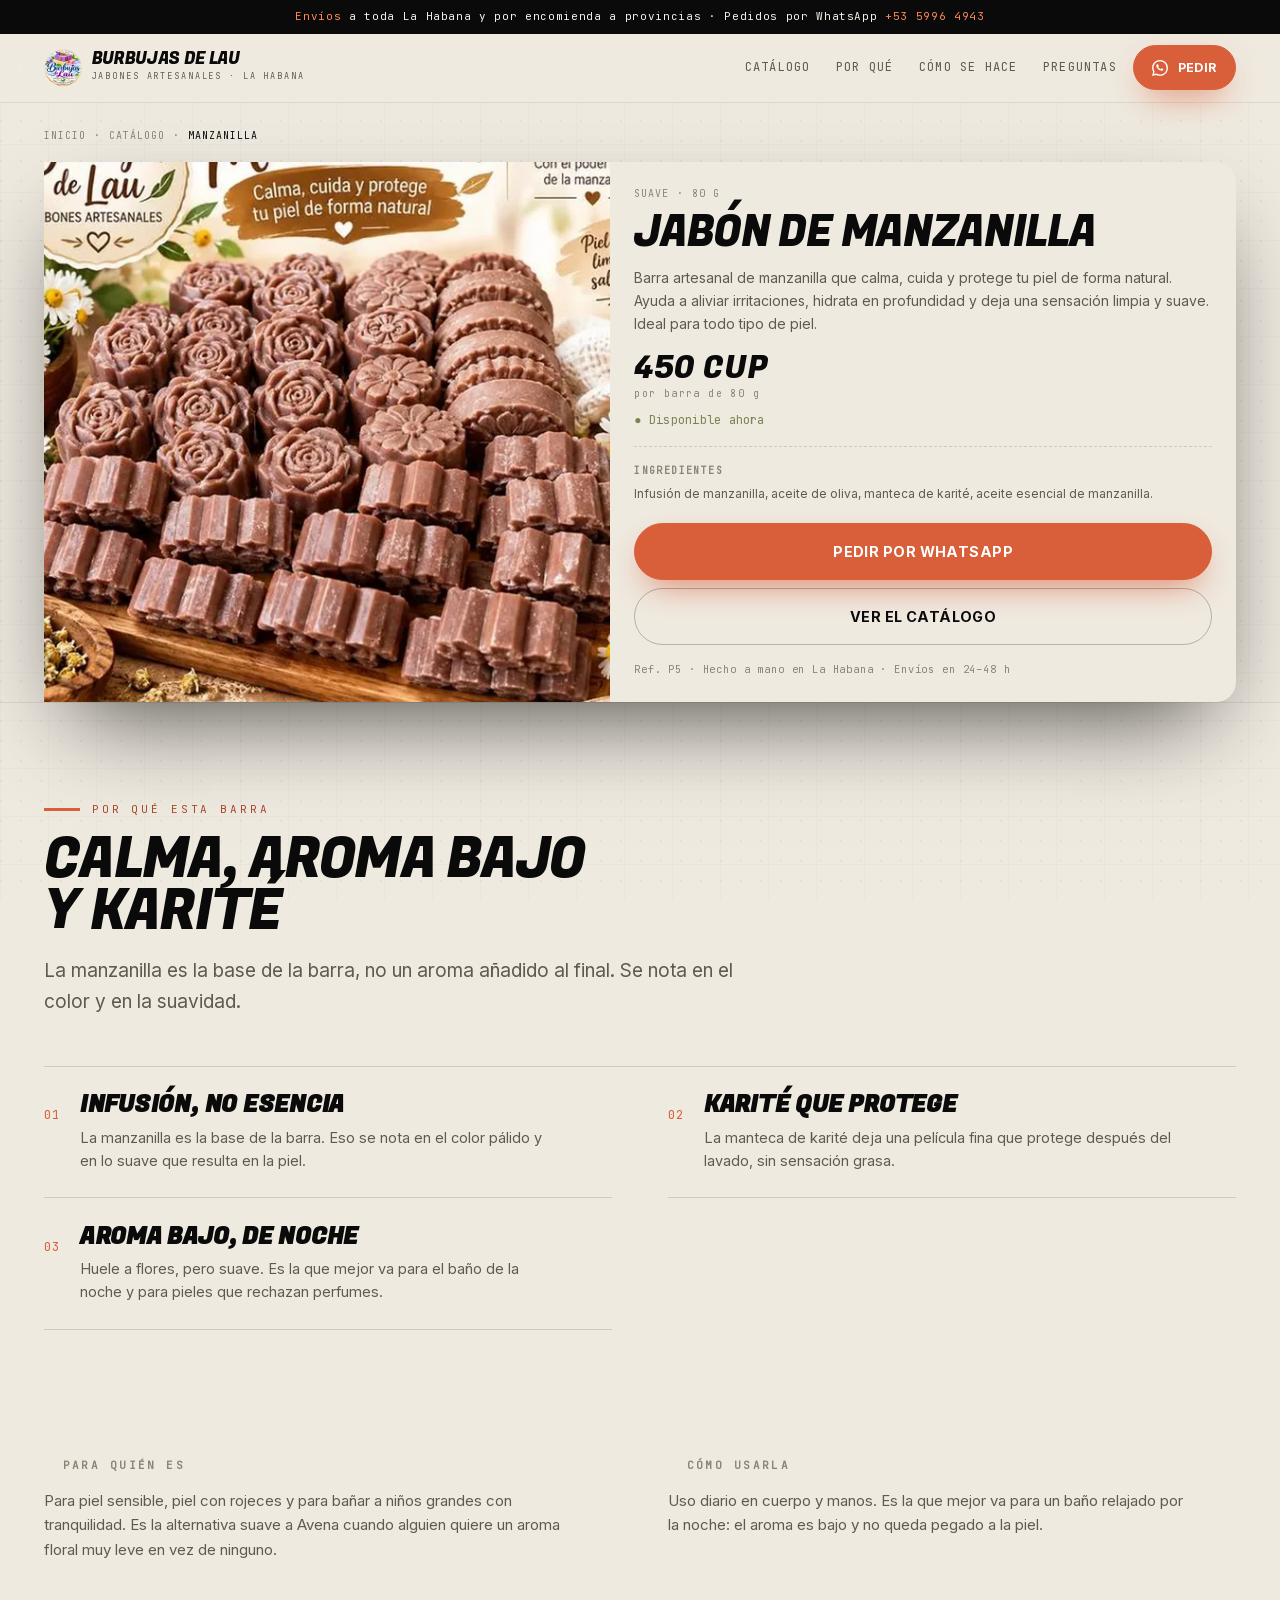
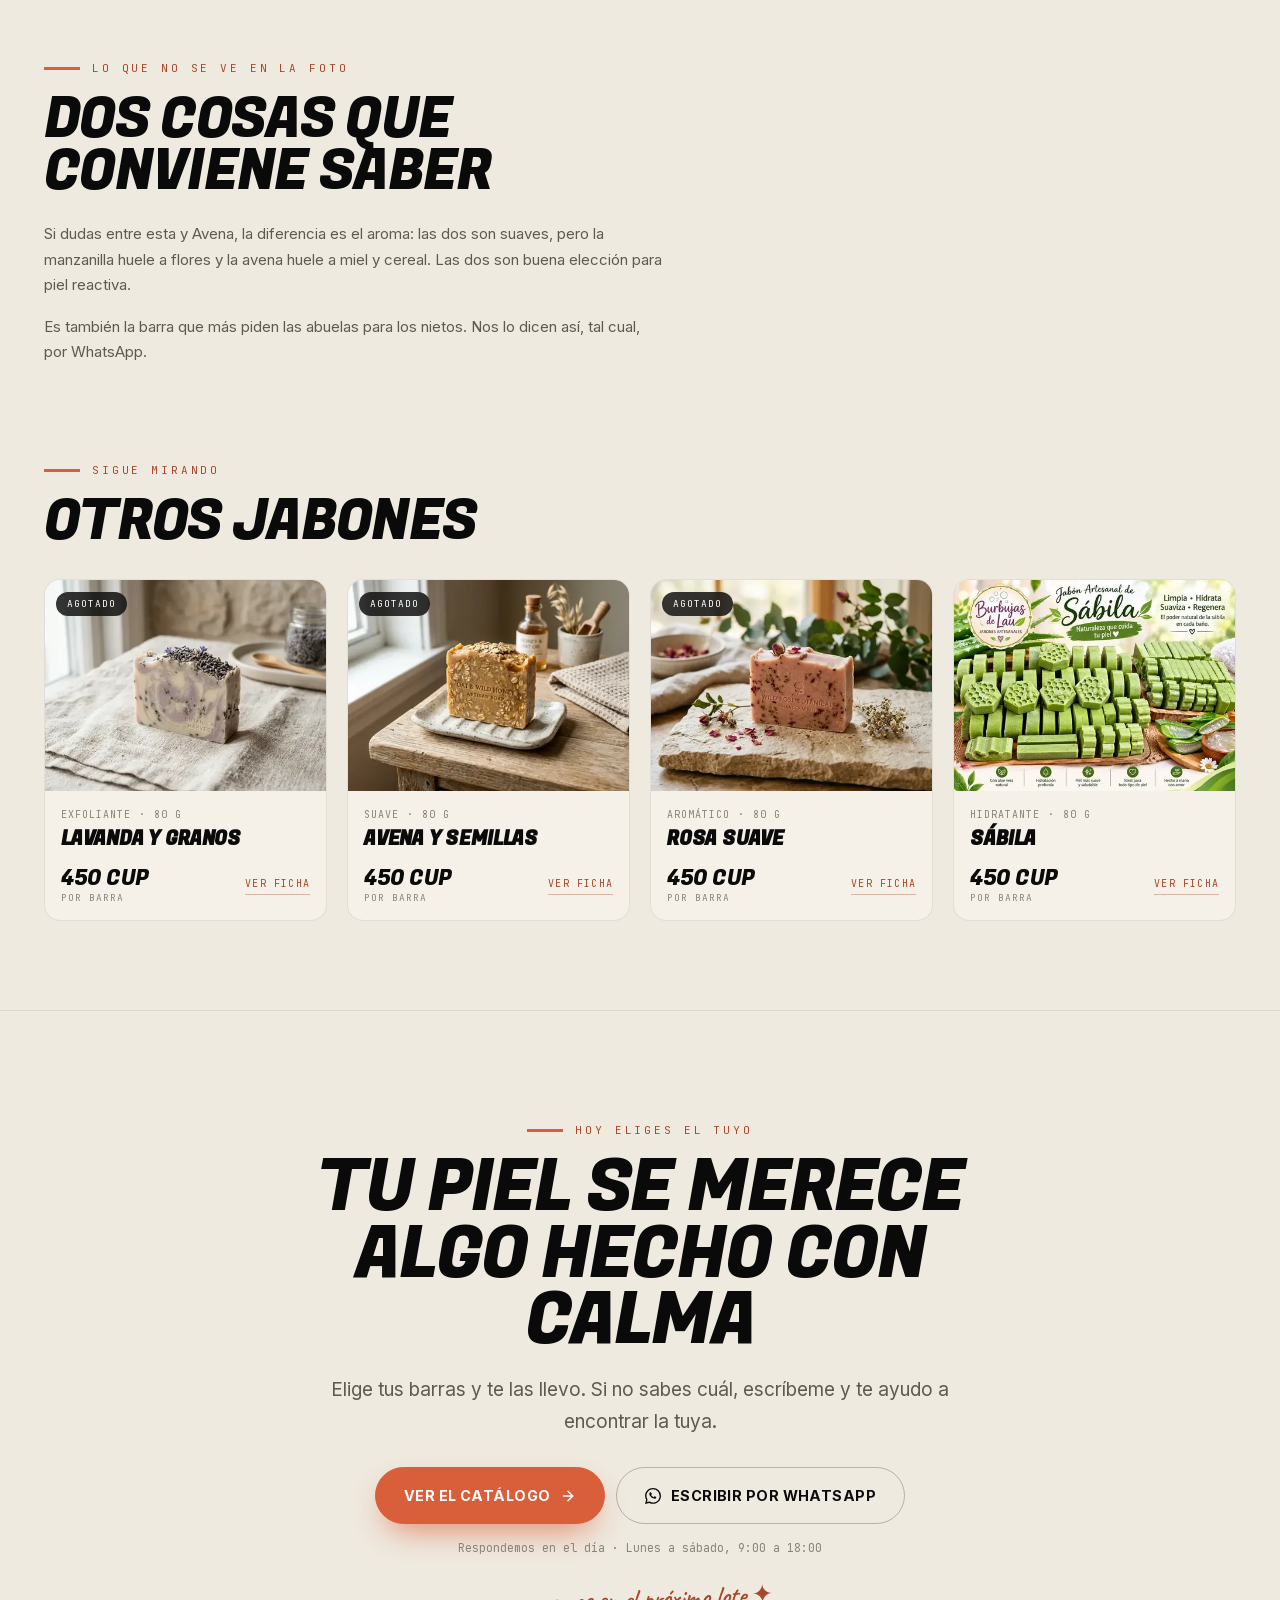
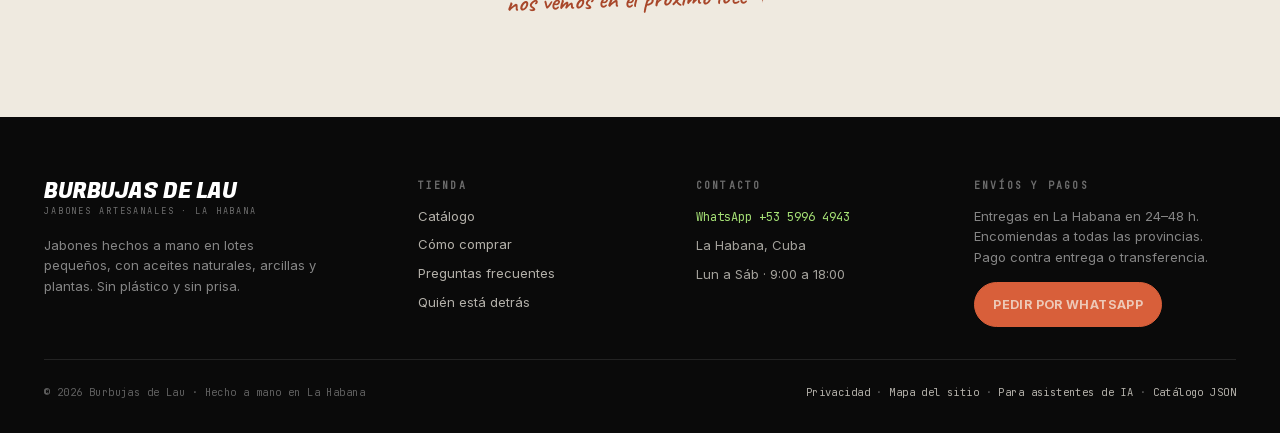
<file: product/manzanilla.html>
<!DOCTYPE html>
<html lang="es">
<head>
<meta charset="utf-8">
<meta name="viewport" content="width=device-width, initial-scale=1, viewport-fit=cover">
<title>Jabón de manzanilla para piel sensible · 80 g · Burbujas de Lau</title>

<!-- ===== SEO ===== -->
<meta name="description" content="Jabón artesanal de manzanilla con infusión de flores y manteca de karité: calma y protege la piel. 80 g, 450 CUP. Hecho a mano en La Habana, pedidos por WhatsApp.">
<meta name="robots" content="index, follow, max-image-preview:large, max-snippet:-1">
<meta name="theme-color" content="#EFEAE0">
<meta name="geo.region" content="CU-03">
<meta name="geo.placename" content="La Habana">
<link rel="canonical" href="https://drjh2777-glitch.github.io/burbujas-de-lau/producto/manzanilla.html">
<link rel="icon" href="../favicon.ico" sizes="32x32">
<link rel="apple-touch-icon" href="../img/apple-touch-icon.png">
<link rel="manifest" href="../site.webmanifest">
<link rel="preload" as="font" type="font/woff2" href="../fonts/inter-var.woff2" crossorigin>
<link rel="preload" as="font" type="font/woff2" href="../fonts/fugaz-one-400.woff2" crossorigin>

<meta property="og:type" content="product">
<meta property="og:site_name" content="Burbujas de Lau">
<meta property="og:locale" content="es_CU">
<meta property="og:title" content="Jabón de manzanilla para piel sensible · 80 g · Burbujas de Lau">
<meta property="og:description" content="Jabón artesanal de manzanilla con infusión de flores y manteca de karité: calma y protege la piel. 80 g, 450 CUP. Hecho a mano en La Habana, pedidos por WhatsApp.">
<meta property="og:url" content="https://drjh2777-glitch.github.io/burbujas-de-lau/producto/manzanilla.html">
<meta property="og:image" content="https://drjh2777-glitch.github.io/burbujas-de-lau/img/p5.jpg">
<meta property="og:image:alt" content="Jabón artesanal de manzanilla que calma y protege la piel">
<meta property="product:price:amount" content="450">
<meta property="product:price:currency" content="CUP">
<meta property="product:availability" content="in stock">
<meta property="product:condition" content="new">
<meta name="twitter:card" content="summary_large_image">
<meta name="twitter:title" content="Jabón de manzanilla para piel sensible · 80 g · Burbujas de Lau">
<meta name="twitter:description" content="Jabón artesanal de manzanilla con infusión de flores y manteca de karité: calma y protege la piel. 80 g, 450 CUP. Hecho a mano en La Habana, pedidos por WhatsApp.">
<meta name="twitter:image" content="https://drjh2777-glitch.github.io/burbujas-de-lau/img/p5.jpg">

<link rel="alternate" type="application/json" href="https://drjh2777-glitch.github.io/burbujas-de-lau/products.json" title="Catálogo completo en JSON">
<link rel="alternate" type="application/json" href="https://drjh2777-glitch.github.io/burbujas-de-lau/webmcp.json" title="Herramientas para agentes IA">
<link rel="alternate" type="text/plain" href="https://drjh2777-glitch.github.io/burbujas-de-lau/llms.txt" title="Resumen para modelos de lenguaje">
<link rel="help" href="https://drjh2777-glitch.github.io/burbujas-de-lau/ai.html" title="Información para asistentes de IA">

<script type="application/ld+json">
{
  "@context": "https://schema.org",
  "@graph": [
    {
      "@type": "Product",
      "@id": "https://drjh2777-glitch.github.io/burbujas-de-lau/producto/manzanilla.html#product",
      "name": "Manzanilla",
      "sku": "P5",
      "category": "Suave",
      "description": "Barra artesanal de manzanilla que calma, cuida y protege tu piel de forma natural. Ayuda a aliviar irritaciones, hidrata en profundidad y deja una sensación limpia y suave. Ideal para todo tipo de piel.",
      "image": [
        "https://drjh2777-glitch.github.io/burbujas-de-lau/img/p5.jpg"
      ],
      "url": "https://drjh2777-glitch.github.io/burbujas-de-lau/producto/manzanilla.html",
      "brand": {
        "@type": "Brand",
        "name": "Burbujas de Lau"
      },
      "material": "Infusión de manzanilla, aceite de oliva, manteca de karité, aceite esencial de manzanilla.",
      "weight": {
        "@type": "QuantitativeValue",
        "value": 80,
        "unitCode": "GRM"
      },
      "additionalProperty": [
        {
          "@type": "PropertyValue",
          "name": "Peso",
          "value": "80 g"
        },
        {
          "@type": "PropertyValue",
          "name": "Hecho a mano",
          "value": "Sí, en lotes pequeños"
        },
        {
          "@type": "PropertyValue",
          "name": "Origen",
          "value": "La Habana, Cuba"
        }
      ],
      "keywords": "jabón de manzanilla, jabón para piel sensible, jabón para niños, jabón calmante artesanal, jabón artesanal Cuba",
      "audience": {
        "@type": "PeopleAudience",
        "audienceType": "Personas que buscan un jabón natural para el cuerpo, la cara o las manos"
      },
      "offers": {
        "@type": "Offer",
        "@id": "https://drjh2777-glitch.github.io/burbujas-de-lau/producto/manzanilla.html#offer",
        "url": "https://drjh2777-glitch.github.io/burbujas-de-lau/producto/manzanilla.html",
        "price": 450,
        "priceCurrency": "CUP",
        "availability": "https://schema.org/InStock",
        "itemCondition": "https://schema.org/NewCondition",
        "seller": {
          "@type": "Organization",
          "name": "Burbujas de Lau",
          "url": "https://drjh2777-glitch.github.io/burbujas-de-lau/"
        },
        "areaServed": [
          {
            "@type": "City",
            "name": "La Habana"
          },
          {
            "@type": "Country",
            "name": "Cuba"
          }
        ],
        "priceValidUntil": "2027-12-31"
      }
    },
    {
      "@type": "BreadcrumbList",
      "itemListElement": [
        {
          "@type": "ListItem",
          "position": 1,
          "name": "Inicio",
          "item": "https://drjh2777-glitch.github.io/burbujas-de-lau/"
        },
        {
          "@type": "ListItem",
          "position": 2,
          "name": "Catálogo",
          "item": "https://drjh2777-glitch.github.io/burbujas-de-lau/#catalogo"
        },
        {
          "@type": "ListItem",
          "position": 3,
          "name": "Manzanilla",
          "item": "https://drjh2777-glitch.github.io/burbujas-de-lau/producto/manzanilla.html"
        }
      ]
    }
  ]
}
</script>
<link rel="stylesheet" href="../estilo.css">
</head>
<body>
<a class="skip" href="#ficha">Saltar al contenido</a>

<div class="topbar" id="announceBar">
  <strong>Envíos</strong> a toda La Habana<span class="tb-long"> y por encomienda a provincias · Pedidos por WhatsApp <a href="https://wa.me/5359964943" style="color:#ff8856;text-decoration:none" rel="noopener">+53 5996 4943</a></span>
</div>
<header class="site-header" id="header">
  <div class="wrap header-in">
    <a class="brand" href="../index.html" aria-label="Burbujas de Lau, inicio">
      <picture>
        <source type="image/webp" srcset="../img/logo-96.webp 96w, ../img/logo-192.webp 192w" sizes="38px">
        <img class="brand-mark" src="../img/logo.png" alt="" width="38" height="38" decoding="async">
      </picture>
      <span>
        <span class="brand-name">Burbujas de Lau</span>
        <span class="brand-sub">Jabones artesanales · La Habana</span>
      </span>
    </a>
    <nav class="nav" aria-label="Navegación principal">
      <a href="../index.html#catalogo">Catálogo</a>
      <a href="../index.html#porque">Por qué</a>
      <a href="../index.html#proceso">Cómo se hace</a>
      <a href="../index.html#preguntas">Preguntas</a>
    </nav>
    <div class="header-actions">
      <a class="btn sm hdr-wa" href="https://wa.me/5359964943?text=Hola%20Burbujas%20de%20Lau%20%F0%9F%91%8B%20quiero%20pedir%20jabones" target="_blank" rel="noopener">
        <svg viewBox="0 0 24 24" fill="currentColor" aria-hidden="true"><path d="M.06 24l1.7-6.2A11.9 11.9 0 0 1 .14 11.9C.14 5.3 5.5 0 12.06 0a11.8 11.8 0 0 1 8.42 3.5 11.8 11.8 0 0 1 3.49 8.41c0 6.6-5.36 11.9-11.91 11.9a11.9 11.9 0 0 1-5.7-1.45L.06 24zM6.6 20.2l.36.2a9.9 9.9 0 0 0 5.1 1.4c5.44 0 9.87-4.4 9.87-9.83a9.8 9.8 0 0 0-2.9-6.98A9.8 9.8 0 0 0 12.06 2C6.6 2 2.2 6.4 2.2 11.84c0 1.85.5 3.6 1.4 5.13l.24.38-1 3.66 3.76-.8z"/><path d="M9.1 6.9c-.2-.45-.4-.46-.58-.47l-.5-.01c-.17 0-.45.07-.68.33-.24.26-.9.88-.9 2.14s.92 2.48 1.05 2.65c.13.17 1.8 2.84 4.4 3.86 2.15.85 2.6.68 3.06.64.47-.04 1.5-.61 1.72-1.2.2-.6.2-1.1.14-1.2-.06-.12-.22-.18-.46-.3-.24-.13-1.5-.74-1.73-.82-.23-.09-.4-.13-.57.12-.17.26-.65.84-.8 1-.14.18-.29.2-.53.07-.24-.12-1.03-.38-1.96-1.21-.72-.65-1.2-1.44-1.34-1.69-.14-.25-.02-.38.1-.5.12-.12.29-.31.42-.47.14-.16.18-.27.27-.45.09-.18.04-.33-.02-.46-.06-.13-.56-1.4-.77-1.9z"/></svg>
        Pedir
      </a>
    </div>
  </div>
</header>

<main id="ficha">

<!-- ============ la barra ============ -->
<section class="sec" style="padding-top:1.6rem;padding-bottom:0">
  <div class="wrap">
    <nav class="card-meta" aria-label="Ruta" style="margin-bottom:1.1rem">
      <a href="../index.html" style="text-decoration:none;color:inherit">Inicio</a>
      <span aria-hidden="true">·</span>
      <a href="../index.html#catalogo" style="text-decoration:none;color:inherit">Catálogo</a>
      <span aria-hidden="true">·</span>
      <span style="color:var(--ink)">Manzanilla</span>
    </nav>

    <div class="modal-box" style="max-width:none;max-height:none;overflow:visible">
      <div class="modal-grid">
        <div class="modal-media">
          <picture><source type="image/webp" sizes="(max-width:800px) 92vw, 520px" srcset="../img/p5-480.webp 480w, ../img/p5-760.webp 760w, ../img/p5.webp 1000w"><img src="../img/p5.jpg" alt="Jabón artesanal de manzanilla que calma y protege la piel" width="1000" height="750" loading="eager" decoding="async"></picture>
          
        </div>
        <div class="modal-info">
          <p class="card-meta"><span>Suave</span><span aria-hidden="true">·</span><span>80 g</span></p>
          <h1 class="display" style="font-size:clamp(1.9rem,4.4vw,2.7rem);margin-top:.7rem">Jabón de manzanilla</h1>
          <p class="desc">Barra artesanal de manzanilla que calma, cuida y protege tu piel de forma natural. Ayuda a aliviar irritaciones, hidrata en profundidad y deja una sensación limpia y suave. Ideal para todo tipo de piel.</p>
          <p class="price">450 CUP<small>por barra de 80 g</small></p>
          <p class="mono" style="margin-top:.75rem;color:var(--olive)">● Disponible ahora</p>
          <div class="ing"><strong>Ingredientes</strong>Infusión de manzanilla, aceite de oliva, manteca de karité, aceite esencial de manzanilla.</div>
          <div class="modal-actions">
            <a class="btn w" href="https://wa.me/5359964943?text=Hola%20Burbujas%20de%20Lau%20%F0%9F%91%8B%20quiero%20pedir%20el%20jab%C3%B3n%20Manzanilla%20(80%20g).%20%C2%BFC%C3%B3mo%20coordinamos%20la%20entrega%3F" target="_blank" rel="noopener">Pedir por WhatsApp</a>
            <a class="btn ghost w" href="../index.html#catalogo">Ver el catálogo</a>
          </div>
          <p class="mono" style="margin-top:1rem;font-size:10.5px;letter-spacing:.08em;color:var(--ink-soft)">Ref. P5 · Hecho a mano en La Habana · Envíos en 24–48 h</p>
        </div>
      </div>
    </div>
  </div>
</section>

<hr class="hr">

<!-- ============ por qué ============ -->
<section class="sec">
  <div class="wrap">
    <div class="sec-head">
      <p class="eyebrow">Por qué esta barra</p>
      <h2 class="display">Calma, aroma bajo<br>y karité</h2>
      <p class="lead">La manzanilla es la base de la barra, no un aroma añadido al final. Se nota en el color y en la suavidad.</p>
    </div>
    <div class="features">
      <article class="feature">
        <p class="num">01</p>
        <div>
          <h3>Infusión, no esencia</h3>
          <p>La manzanilla es la base de la barra. Eso se nota en el color pálido y en lo suave que resulta en la piel.</p>
        </div>
      </article>
      <article class="feature">
        <p class="num">02</p>
        <div>
          <h3>Karité que protege</h3>
          <p>La manteca de karité deja una película fina que protege después del lavado, sin sensación grasa.</p>
        </div>
      </article>
      <article class="feature">
        <p class="num">03</p>
        <div>
          <h3>Aroma bajo, de noche</h3>
          <p>Huele a flores, pero suave. Es la que mejor va para el baño de la noche y para pieles que rechazan perfumes.</p>
        </div>
      </article>
    </div>
  </div>
</section>

<!-- ============ para quién / cómo usarla ============ -->
<section class="sec" style="padding-top:0">
  <div class="wrap">
    <div class="two-col">
      <div class="col">
        <h3><i></i>Para quién es</h3>
        <p class="lead" style="font-size:15px">Para piel sensible, piel con rojeces y para bañar a niños grandes con tranquilidad. Es la alternativa suave a Avena cuando alguien quiere un aroma floral muy leve en vez de ninguno.</p>
      </div>
      <div class="col">
        <h3><i></i>Cómo usarla</h3>
        <p class="lead" style="font-size:15px">Uso diario en cuerpo y manos. Es la que mejor va para un baño relajado por la noche: el aroma es bajo y no queda pegado a la piel.</p>
      </div>
    </div>
  </div>
</section>

<!-- ============ lo que no se ve ============ -->
<section class="sec" style="padding-top:0">
  <div class="wrap">
    <div class="sec-head">
      <p class="eyebrow">Lo que no se ve en la foto</p>
      <h2 class="display">Dos cosas que conviene saber</h2>
    </div>
    <div style="margin-top:1.5rem;display:grid;gap:1rem;max-width:62ch">
      <p style="font-size:15px;line-height:1.7;color:var(--ink-mute)">Si dudas entre esta y Avena, la diferencia es el aroma: las dos son suaves, pero la manzanilla huele a flores y la avena huele a miel y cereal. Las dos son buena elección para piel reactiva.</p>
      <p style="font-size:15px;line-height:1.7;color:var(--ink-mute)">Es también la barra que más piden las abuelas para los nietos. Nos lo dicen así, tal cual, por WhatsApp.</p>
    </div>
  </div>
</section>

<!-- ============ otros jabones ============ -->
<section class="sec" style="padding-top:0">
  <div class="wrap">
    <div class="sec-head">
      <p class="eyebrow">Sigue mirando</p>
      <h2 class="display">Otros jabones</h2>
    </div>
    <div class="grid" style="margin-top:2rem">
      <a class="card" href="lavanda-y-granos.html" style="text-decoration:none">
        <div class="card-media">
          <picture><source type="image/webp" sizes="(max-width:640px) 92vw, 300px" srcset="../img/p1-480.webp 480w, ../img/p1-760.webp 760w, ../img/p1.webp 1000w"><img src="../img/p1.jpg" alt="Jabón artesanal de lavanda y granos con flores de lavanda silvestre" width="1000" height="750" loading="lazy" decoding="async"></picture>
          <span class="badge out">Agotado</span>
        </div>
        <div class="card-body">
          <p class="card-meta"><span>Exfoliante</span><span aria-hidden="true">·</span><span>80 g</span></p>
          <h3 class="card-title">Lavanda y granos</h3>
          <div class="card-foot">
            <p class="card-price">450 CUP<small>por barra</small></p>
            <span class="link-arrow" style="font-size:10px">Ver ficha</span>
          </div>
        </div>
      </a>
      <a class="card" href="avena-y-semillas.html" style="text-decoration:none">
        <div class="card-media">
          <picture><source type="image/webp" sizes="(max-width:640px) 92vw, 300px" srcset="../img/p2-480.webp 480w, ../img/p2-760.webp 760w, ../img/p2.webp 1000w"><img src="../img/p2.jpg" alt="Jabón artesanal de avena orgánica y semillas con miel silvestre" width="1000" height="750" loading="lazy" decoding="async"></picture>
          <span class="badge out">Agotado</span>
        </div>
        <div class="card-body">
          <p class="card-meta"><span>Suave</span><span aria-hidden="true">·</span><span>80 g</span></p>
          <h3 class="card-title">Avena y semillas</h3>
          <div class="card-foot">
            <p class="card-price">450 CUP<small>por barra</small></p>
            <span class="link-arrow" style="font-size:10px">Ver ficha</span>
          </div>
        </div>
      </a>
      <a class="card" href="rosa-suave.html" style="text-decoration:none">
        <div class="card-media">
          <picture><source type="image/webp" sizes="(max-width:640px) 92vw, 300px" srcset="../img/p3-480.webp 480w, ../img/p3-760.webp 760w, ../img/p3.webp 1000w"><img src="../img/p3.jpg" alt="Jabón artesanal de rosa con arcilla rosa francesa y pétalos de rosa" width="1000" height="750" loading="lazy" decoding="async"></picture>
          <span class="badge out">Agotado</span>
        </div>
        <div class="card-body">
          <p class="card-meta"><span>Aromático</span><span aria-hidden="true">·</span><span>80 g</span></p>
          <h3 class="card-title">Rosa suave</h3>
          <div class="card-foot">
            <p class="card-price">450 CUP<small>por barra</small></p>
            <span class="link-arrow" style="font-size:10px">Ver ficha</span>
          </div>
        </div>
      </a>
      <a class="card" href="sabila.html" style="text-decoration:none">
        <div class="card-media">
          <picture><source type="image/webp" sizes="(max-width:640px) 92vw, 300px" srcset="../img/p4-480.webp 480w, ../img/p4-760.webp 760w, ../img/p4.webp 1000w"><img src="../img/p4.jpg" alt="Jabón artesanal de sábila (aloe vera) hidratante para todo tipo de piel" width="1000" height="750" loading="lazy" decoding="async"></picture>
          
        </div>
        <div class="card-body">
          <p class="card-meta"><span>Hidratante</span><span aria-hidden="true">·</span><span>80 g</span></p>
          <h3 class="card-title">Sábila</h3>
          <div class="card-foot">
            <p class="card-price">450 CUP<small>por barra</small></p>
            <span class="link-arrow" style="font-size:10px">Ver ficha</span>
          </div>
        </div>
      </a>
    </div>
  </div>
</section>

<section class="final">
  <div class="wrap">
    <p class="eyebrow" style="justify-content:center">Hoy eliges el tuyo</p>
    <h2 class="display">Tu piel se merece<br>algo hecho con calma</h2>
    <p class="lead">Elige tus barras y te las llevo. Si no sabes cuál, escríbeme y te ayudo a encontrar la tuya.</p>
    <div class="hero-cta">
      <a class="btn" href="../index.html#catalogo">Ver el catálogo
        <svg viewBox="0 0 24 24" fill="none" stroke="currentColor" stroke-width="2.2" stroke-linecap="round" stroke-linejoin="round" aria-hidden="true"><path d="M5 12h14"/><path d="m12 5 7 7-7 7"/></svg>
      </a>
      <a class="btn ghost" href="https://wa.me/5359964943?text=Hola%20Burbujas%20de%20Lau%20%F0%9F%91%8B%20quiero%20hacer%20un%20pedido" target="_blank" rel="noopener">
        <svg viewBox="0 0 24 24" fill="currentColor" aria-hidden="true"><path d="M.06 24l1.7-6.2A11.9 11.9 0 0 1 .14 11.9C.14 5.3 5.5 0 12.06 0a11.8 11.8 0 0 1 8.42 3.5 11.8 11.8 0 0 1 3.49 8.41c0 6.6-5.36 11.9-11.91 11.9a11.9 11.9 0 0 1-5.7-1.45L.06 24zM6.6 20.2l.36.2a9.9 9.9 0 0 0 5.1 1.4c5.44 0 9.87-4.4 9.87-9.83a9.8 9.8 0 0 0-2.9-6.98A9.8 9.8 0 0 0 12.06 2C6.6 2 2.2 6.4 2.2 11.84c0 1.85.5 3.6 1.4 5.13l.24.38-1 3.66 3.76-.8z"/><path d="M9.1 6.9c-.2-.45-.4-.46-.58-.47l-.5-.01c-.17 0-.45.07-.68.33-.24.26-.9.88-.9 2.14s.92 2.48 1.05 2.65c.13.17 1.8 2.84 4.4 3.86 2.15.85 2.6.68 3.06.64.47-.04 1.5-.61 1.72-1.2.2-.6.2-1.1.14-1.2-.06-.12-.22-.18-.46-.3-.24-.13-1.5-.74-1.73-.82-.23-.09-.4-.13-.57.12-.17.26-.65.84-.8 1-.14.18-.29.2-.53.07-.24-.12-1.03-.38-1.96-1.21-.72-.65-1.2-1.44-1.34-1.69-.14-.25-.02-.38.1-.5.12-.12.29-.31.42-.47.14-.16.18-.27.27-.45.09-.18.04-.33-.02-.46-.06-.13-.56-1.4-.77-1.9z"/></svg>
        Escribir por WhatsApp
      </a>
    </div>
    <p class="hero-note">Respondemos en el día · Lunes a sábado, 9:00 a 18:00</p>
    <p class="hand">nos vemos en el próximo lote ✦</p>
  </div>
</section>

</main>

<footer class="site">
  <div class="wrap">
    <div class="f-grid">
      <div>
        <p class="brand-name">Burbujas de Lau</p>
        <p class="brand-sub">Jabones artesanales · La Habana</p>
        <p class="f-about">Jabones hechos a mano en lotes pequeños, con aceites naturales, arcillas y plantas. Sin plástico y sin prisa.</p>
      </div>
      <div>
        <h4>Tienda</h4>
        <ul>
          <li><a href="../index.html#catalogo">Catálogo</a></li>
          <li><a href="../index.html#comprar">Cómo comprar</a></li>
          <li><a href="../index.html#preguntas">Preguntas frecuentes</a></li>
          <li><a href="../index.html#historia">Quién está detrás</a></li>
        </ul>
      </div>
      <div>
        <h4>Contacto</h4>
        <ul>
          <li><a class="wa-link" href="https://wa.me/5359964943" target="_blank" rel="noopener">WhatsApp +53 5996 4943</a></li>
          <li>La Habana, Cuba</li>
          <li>Lun a Sáb · 9:00 a 18:00</li>
        </ul>
      </div>
      <div>
        <h4>Envíos y pagos</h4>
        <p style="line-height:1.6;color:rgba(255,255,255,.5)">Entregas en La Habana en 24–48 h. Encomiendas a todas las provincias. Pago contra entrega o transferencia.</p>
        <p style="margin-top:.9rem"><a class="btn sm" href="https://wa.me/5359964943" target="_blank" rel="noopener" style="box-shadow:none">Pedir por WhatsApp</a></p>
      </div>
    </div>
    <div class="f-bottom">
      <p>© <span>2026</span> Burbujas de Lau · Hecho a mano en La Habana</p>
      <p><a href="../privacidad.html">Privacidad</a> · <a href="../sitemap.xml">Mapa del sitio</a> · <a href="../ai.html">Para asistentes de IA</a> · <a href="../products.json">Catálogo JSON</a></p>
    </div>
  </div>
</footer>
</body>
</html>
</file>
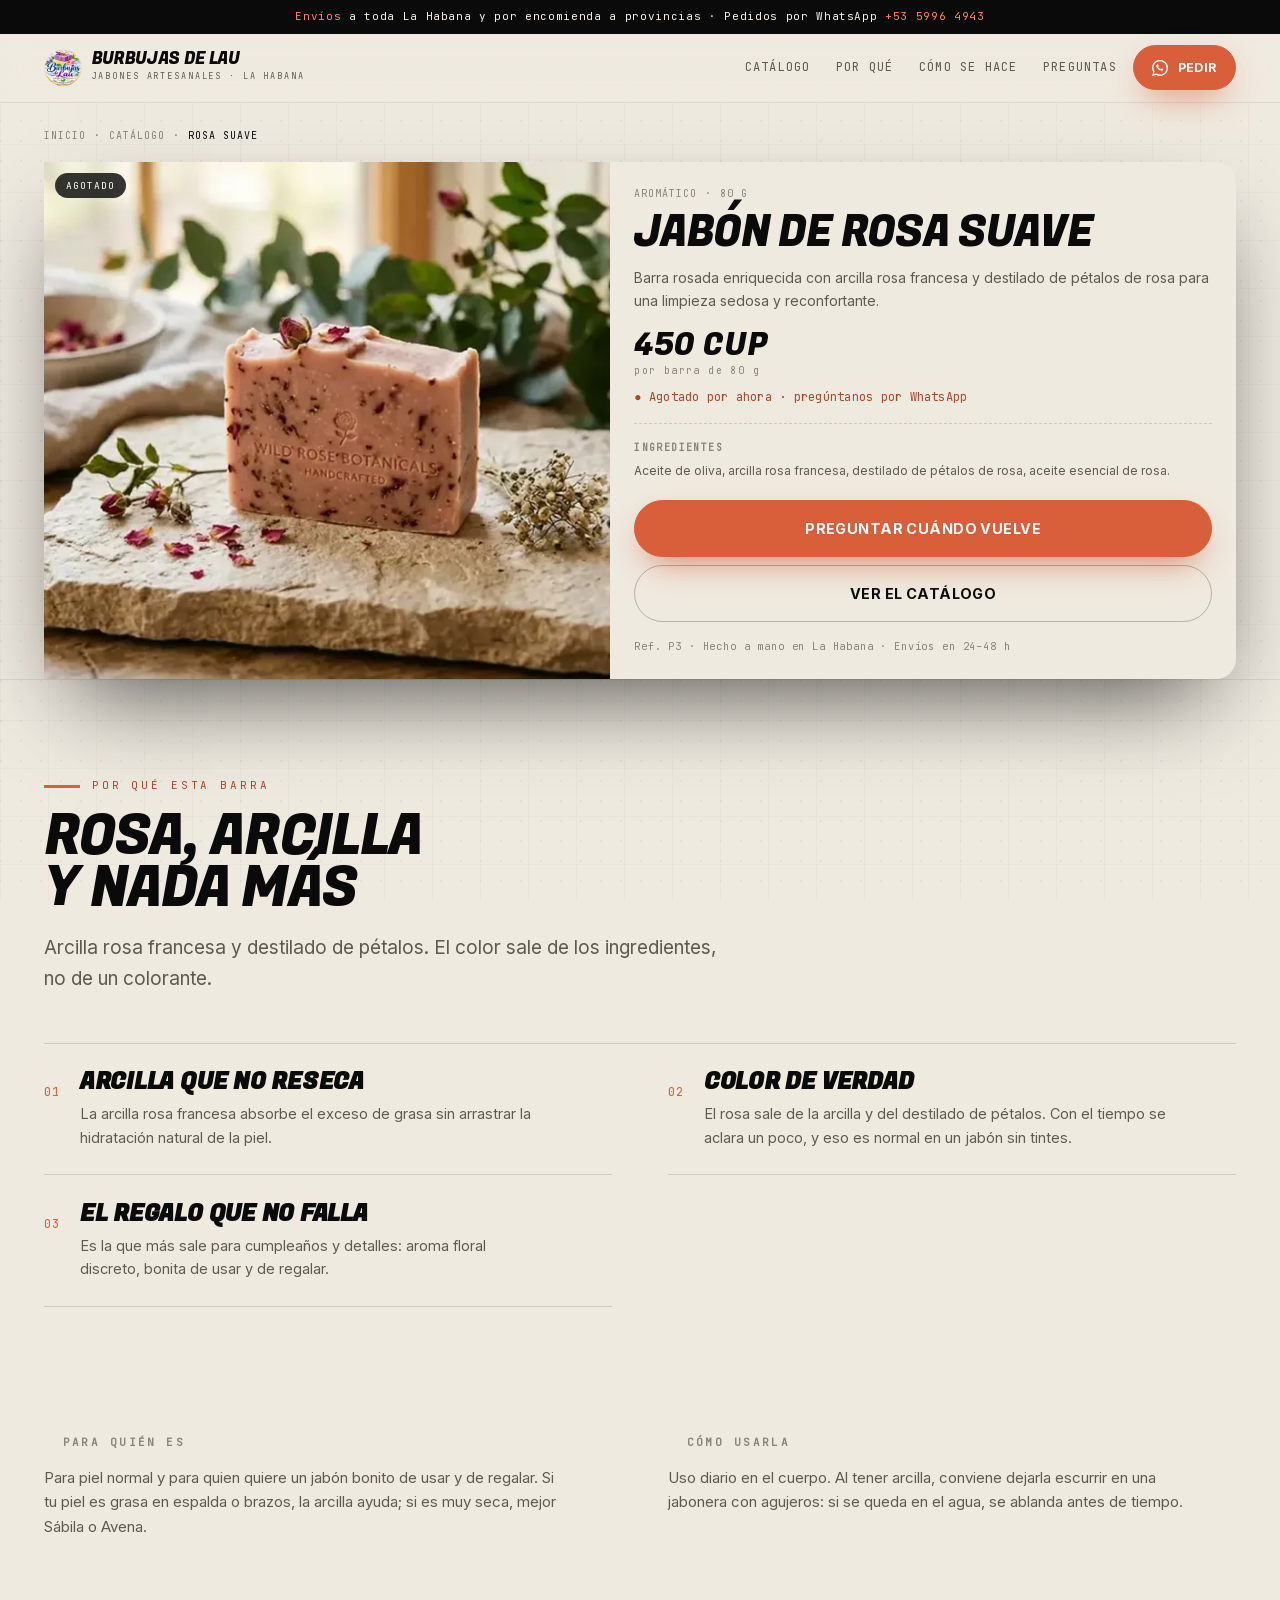
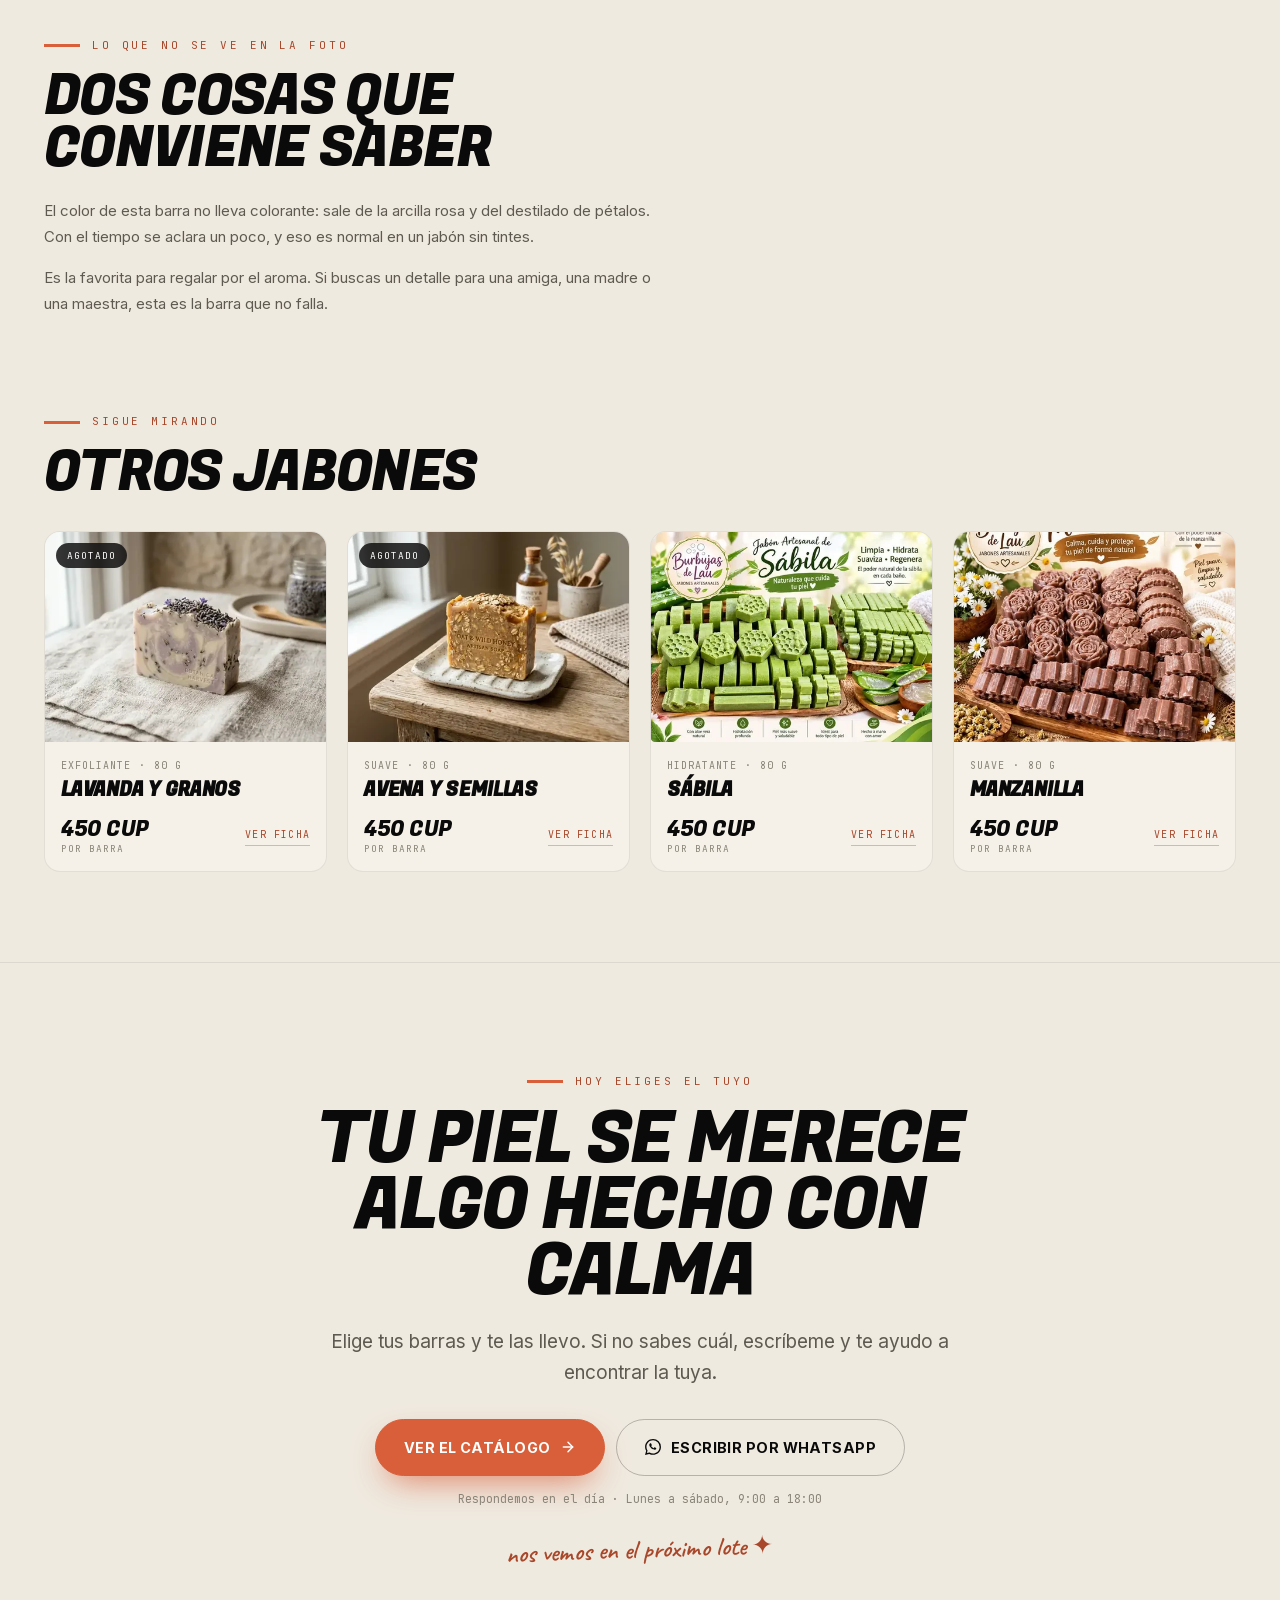
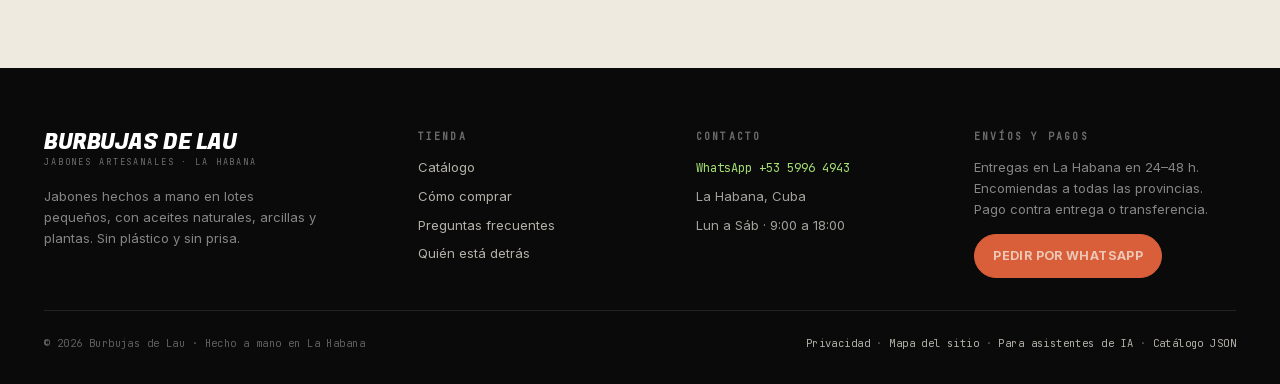
<file: product/rosa-suave.html>
<!DOCTYPE html>
<html lang="es">
<head>
<meta charset="utf-8">
<meta name="viewport" content="width=device-width, initial-scale=1, viewport-fit=cover">
<title>Jabón de rosa y arcilla rosa francesa · 80 g · Burbujas de Lau</title>

<!-- ===== SEO ===== -->
<meta name="description" content="Jabón artesanal de rosa con arcilla rosa francesa y destilado de pétalos. Limpieza sedosa y aroma floral suave. 80 g, 450 CUP. Pedidos por WhatsApp.">
<meta name="robots" content="index, follow, max-image-preview:large, max-snippet:-1">
<meta name="theme-color" content="#EFEAE0">
<meta name="geo.region" content="CU-03">
<meta name="geo.placename" content="La Habana">
<link rel="canonical" href="https://drjh2777-glitch.github.io/burbujas-de-lau/producto/rosa-suave.html">
<link rel="icon" href="../favicon.ico" sizes="32x32">
<link rel="apple-touch-icon" href="../img/apple-touch-icon.png">
<link rel="manifest" href="../site.webmanifest">
<link rel="preload" as="font" type="font/woff2" href="../fonts/inter-var.woff2" crossorigin>
<link rel="preload" as="font" type="font/woff2" href="../fonts/fugaz-one-400.woff2" crossorigin>

<meta property="og:type" content="product">
<meta property="og:site_name" content="Burbujas de Lau">
<meta property="og:locale" content="es_CU">
<meta property="og:title" content="Jabón de rosa y arcilla rosa francesa · 80 g · Burbujas de Lau">
<meta property="og:description" content="Jabón artesanal de rosa con arcilla rosa francesa y destilado de pétalos. Limpieza sedosa y aroma floral suave. 80 g, 450 CUP. Pedidos por WhatsApp.">
<meta property="og:url" content="https://drjh2777-glitch.github.io/burbujas-de-lau/producto/rosa-suave.html">
<meta property="og:image" content="https://drjh2777-glitch.github.io/burbujas-de-lau/img/p3.jpg">
<meta property="og:image:alt" content="Jabón artesanal de rosa con arcilla rosa francesa y pétalos de rosa">
<meta property="product:price:amount" content="450">
<meta property="product:price:currency" content="CUP">
<meta property="product:availability" content="out of stock">
<meta property="product:condition" content="new">
<meta name="twitter:card" content="summary_large_image">
<meta name="twitter:title" content="Jabón de rosa y arcilla rosa francesa · 80 g · Burbujas de Lau">
<meta name="twitter:description" content="Jabón artesanal de rosa con arcilla rosa francesa y destilado de pétalos. Limpieza sedosa y aroma floral suave. 80 g, 450 CUP. Pedidos por WhatsApp.">
<meta name="twitter:image" content="https://drjh2777-glitch.github.io/burbujas-de-lau/img/p3.jpg">

<link rel="alternate" type="application/json" href="https://drjh2777-glitch.github.io/burbujas-de-lau/products.json" title="Catálogo completo en JSON">
<link rel="alternate" type="application/json" href="https://drjh2777-glitch.github.io/burbujas-de-lau/webmcp.json" title="Herramientas para agentes IA">
<link rel="alternate" type="text/plain" href="https://drjh2777-glitch.github.io/burbujas-de-lau/llms.txt" title="Resumen para modelos de lenguaje">
<link rel="help" href="https://drjh2777-glitch.github.io/burbujas-de-lau/ai.html" title="Información para asistentes de IA">

<script type="application/ld+json">
{
  "@context": "https://schema.org",
  "@graph": [
    {
      "@type": "Product",
      "@id": "https://drjh2777-glitch.github.io/burbujas-de-lau/producto/rosa-suave.html#product",
      "name": "Rosa suave",
      "sku": "P3",
      "category": "Aromático",
      "description": "Barra rosada enriquecida con arcilla rosa francesa y destilado de pétalos de rosa para una limpieza sedosa y reconfortante.",
      "image": [
        "https://drjh2777-glitch.github.io/burbujas-de-lau/img/p3.jpg"
      ],
      "url": "https://drjh2777-glitch.github.io/burbujas-de-lau/producto/rosa-suave.html",
      "brand": {
        "@type": "Brand",
        "name": "Burbujas de Lau"
      },
      "material": "Aceite de oliva, arcilla rosa francesa, destilado de pétalos de rosa, aceite esencial de rosa.",
      "weight": {
        "@type": "QuantitativeValue",
        "value": 80,
        "unitCode": "GRM"
      },
      "additionalProperty": [
        {
          "@type": "PropertyValue",
          "name": "Peso",
          "value": "80 g"
        },
        {
          "@type": "PropertyValue",
          "name": "Hecho a mano",
          "value": "Sí, en lotes pequeños"
        },
        {
          "@type": "PropertyValue",
          "name": "Origen",
          "value": "La Habana, Cuba"
        }
      ],
      "keywords": "jabón de rosa, jabón con arcilla rosa, jabón floral artesanal, jabón para regalar, jabón artesanal La Habana",
      "audience": {
        "@type": "PeopleAudience",
        "audienceType": "Personas que buscan un jabón natural para el cuerpo, la cara o las manos"
      },
      "offers": {
        "@type": "Offer",
        "@id": "https://drjh2777-glitch.github.io/burbujas-de-lau/producto/rosa-suave.html#offer",
        "url": "https://drjh2777-glitch.github.io/burbujas-de-lau/producto/rosa-suave.html",
        "price": 450,
        "priceCurrency": "CUP",
        "availability": "https://schema.org/OutOfStock",
        "itemCondition": "https://schema.org/NewCondition",
        "seller": {
          "@type": "Organization",
          "name": "Burbujas de Lau",
          "url": "https://drjh2777-glitch.github.io/burbujas-de-lau/"
        },
        "areaServed": [
          {
            "@type": "City",
            "name": "La Habana"
          },
          {
            "@type": "Country",
            "name": "Cuba"
          }
        ],
        "priceValidUntil": "2027-12-31"
      }
    },
    {
      "@type": "BreadcrumbList",
      "itemListElement": [
        {
          "@type": "ListItem",
          "position": 1,
          "name": "Inicio",
          "item": "https://drjh2777-glitch.github.io/burbujas-de-lau/"
        },
        {
          "@type": "ListItem",
          "position": 2,
          "name": "Catálogo",
          "item": "https://drjh2777-glitch.github.io/burbujas-de-lau/#catalogo"
        },
        {
          "@type": "ListItem",
          "position": 3,
          "name": "Rosa suave",
          "item": "https://drjh2777-glitch.github.io/burbujas-de-lau/producto/rosa-suave.html"
        }
      ]
    }
  ]
}
</script>
<link rel="stylesheet" href="../estilo.css">
</head>
<body>
<a class="skip" href="#ficha">Saltar al contenido</a>

<div class="topbar" id="announceBar">
  <strong>Envíos</strong> a toda La Habana<span class="tb-long"> y por encomienda a provincias · Pedidos por WhatsApp <a href="https://wa.me/5359964943" style="color:#ff8856;text-decoration:none" rel="noopener">+53 5996 4943</a></span>
</div>
<header class="site-header" id="header">
  <div class="wrap header-in">
    <a class="brand" href="../index.html" aria-label="Burbujas de Lau, inicio">
      <picture>
        <source type="image/webp" srcset="../img/logo-96.webp 96w, ../img/logo-192.webp 192w" sizes="38px">
        <img class="brand-mark" src="../img/logo.png" alt="" width="38" height="38" decoding="async">
      </picture>
      <span>
        <span class="brand-name">Burbujas de Lau</span>
        <span class="brand-sub">Jabones artesanales · La Habana</span>
      </span>
    </a>
    <nav class="nav" aria-label="Navegación principal">
      <a href="../index.html#catalogo">Catálogo</a>
      <a href="../index.html#porque">Por qué</a>
      <a href="../index.html#proceso">Cómo se hace</a>
      <a href="../index.html#preguntas">Preguntas</a>
    </nav>
    <div class="header-actions">
      <a class="btn sm hdr-wa" href="https://wa.me/5359964943?text=Hola%20Burbujas%20de%20Lau%20%F0%9F%91%8B%20quiero%20pedir%20jabones" target="_blank" rel="noopener">
        <svg viewBox="0 0 24 24" fill="currentColor" aria-hidden="true"><path d="M.06 24l1.7-6.2A11.9 11.9 0 0 1 .14 11.9C.14 5.3 5.5 0 12.06 0a11.8 11.8 0 0 1 8.42 3.5 11.8 11.8 0 0 1 3.49 8.41c0 6.6-5.36 11.9-11.91 11.9a11.9 11.9 0 0 1-5.7-1.45L.06 24zM6.6 20.2l.36.2a9.9 9.9 0 0 0 5.1 1.4c5.44 0 9.87-4.4 9.87-9.83a9.8 9.8 0 0 0-2.9-6.98A9.8 9.8 0 0 0 12.06 2C6.6 2 2.2 6.4 2.2 11.84c0 1.85.5 3.6 1.4 5.13l.24.38-1 3.66 3.76-.8z"/><path d="M9.1 6.9c-.2-.45-.4-.46-.58-.47l-.5-.01c-.17 0-.45.07-.68.33-.24.26-.9.88-.9 2.14s.92 2.48 1.05 2.65c.13.17 1.8 2.84 4.4 3.86 2.15.85 2.6.68 3.06.64.47-.04 1.5-.61 1.72-1.2.2-.6.2-1.1.14-1.2-.06-.12-.22-.18-.46-.3-.24-.13-1.5-.74-1.73-.82-.23-.09-.4-.13-.57.12-.17.26-.65.84-.8 1-.14.18-.29.2-.53.07-.24-.12-1.03-.38-1.96-1.21-.72-.65-1.2-1.44-1.34-1.69-.14-.25-.02-.38.1-.5.12-.12.29-.31.42-.47.14-.16.18-.27.27-.45.09-.18.04-.33-.02-.46-.06-.13-.56-1.4-.77-1.9z"/></svg>
        Pedir
      </a>
    </div>
  </div>
</header>

<main id="ficha">

<!-- ============ la barra ============ -->
<section class="sec" style="padding-top:1.6rem;padding-bottom:0">
  <div class="wrap">
    <nav class="card-meta" aria-label="Ruta" style="margin-bottom:1.1rem">
      <a href="../index.html" style="text-decoration:none;color:inherit">Inicio</a>
      <span aria-hidden="true">·</span>
      <a href="../index.html#catalogo" style="text-decoration:none;color:inherit">Catálogo</a>
      <span aria-hidden="true">·</span>
      <span style="color:var(--ink)">Rosa suave</span>
    </nav>

    <div class="modal-box" style="max-width:none;max-height:none;overflow:visible">
      <div class="modal-grid">
        <div class="modal-media">
          <picture><source type="image/webp" sizes="(max-width:800px) 92vw, 520px" srcset="../img/p3-480.webp 480w, ../img/p3-760.webp 760w, ../img/p3.webp 1000w"><img src="../img/p3.jpg" alt="Jabón artesanal de rosa con arcilla rosa francesa y pétalos de rosa" width="1000" height="750" loading="eager" decoding="async"></picture>
          <span class="badge out">Agotado</span>
        </div>
        <div class="modal-info">
          <p class="card-meta"><span>Aromático</span><span aria-hidden="true">·</span><span>80 g</span></p>
          <h1 class="display" style="font-size:clamp(1.9rem,4.4vw,2.7rem);margin-top:.7rem">Jabón de rosa suave</h1>
          <p class="desc">Barra rosada enriquecida con arcilla rosa francesa y destilado de pétalos de rosa para una limpieza sedosa y reconfortante.</p>
          <p class="price">450 CUP<small>por barra de 80 g</small></p>
          <p class="mono" style="margin-top:.75rem;color:var(--terra-deep)">● Agotado por ahora · pregúntanos por WhatsApp</p>
          <div class="ing"><strong>Ingredientes</strong>Aceite de oliva, arcilla rosa francesa, destilado de pétalos de rosa, aceite esencial de rosa.</div>
          <div class="modal-actions">
            <a class="btn w" href="https://wa.me/5359964943?text=Hola%20Burbujas%20de%20Lau%20%F0%9F%91%8B%20me%20interesa%20el%20jab%C3%B3n%20Rosa%20suave%20(80%20g).%20%C2%BFCu%C3%A1ndo%20vuelve%20a%20estar%20disponible%3F" target="_blank" rel="noopener">Preguntar cuándo vuelve</a>
            <a class="btn ghost w" href="../index.html#catalogo">Ver el catálogo</a>
          </div>
          <p class="mono" style="margin-top:1rem;font-size:10.5px;letter-spacing:.08em;color:var(--ink-soft)">Ref. P3 · Hecho a mano en La Habana · Envíos en 24–48 h</p>
        </div>
      </div>
    </div>
  </div>
</section>

<hr class="hr">

<!-- ============ por qué ============ -->
<section class="sec">
  <div class="wrap">
    <div class="sec-head">
      <p class="eyebrow">Por qué esta barra</p>
      <h2 class="display">Rosa, arcilla<br>y nada más</h2>
      <p class="lead">Arcilla rosa francesa y destilado de pétalos. El color sale de los ingredientes, no de un colorante.</p>
    </div>
    <div class="features">
      <article class="feature">
        <p class="num">01</p>
        <div>
          <h3>Arcilla que no reseca</h3>
          <p>La arcilla rosa francesa absorbe el exceso de grasa sin arrastrar la hidratación natural de la piel.</p>
        </div>
      </article>
      <article class="feature">
        <p class="num">02</p>
        <div>
          <h3>Color de verdad</h3>
          <p>El rosa sale de la arcilla y del destilado de pétalos. Con el tiempo se aclara un poco, y eso es normal en un jabón sin tintes.</p>
        </div>
      </article>
      <article class="feature">
        <p class="num">03</p>
        <div>
          <h3>El regalo que no falla</h3>
          <p>Es la que más sale para cumpleaños y detalles: aroma floral discreto, bonita de usar y de regalar.</p>
        </div>
      </article>
    </div>
  </div>
</section>

<!-- ============ para quién / cómo usarla ============ -->
<section class="sec" style="padding-top:0">
  <div class="wrap">
    <div class="two-col">
      <div class="col">
        <h3><i></i>Para quién es</h3>
        <p class="lead" style="font-size:15px">Para piel normal y para quien quiere un jabón bonito de usar y de regalar. Si tu piel es grasa en espalda o brazos, la arcilla ayuda; si es muy seca, mejor Sábila o Avena.</p>
      </div>
      <div class="col">
        <h3><i></i>Cómo usarla</h3>
        <p class="lead" style="font-size:15px">Uso diario en el cuerpo. Al tener arcilla, conviene dejarla escurrir en una jabonera con agujeros: si se queda en el agua, se ablanda antes de tiempo.</p>
      </div>
    </div>
  </div>
</section>

<!-- ============ lo que no se ve ============ -->
<section class="sec" style="padding-top:0">
  <div class="wrap">
    <div class="sec-head">
      <p class="eyebrow">Lo que no se ve en la foto</p>
      <h2 class="display">Dos cosas que conviene saber</h2>
    </div>
    <div style="margin-top:1.5rem;display:grid;gap:1rem;max-width:62ch">
      <p style="font-size:15px;line-height:1.7;color:var(--ink-mute)">El color de esta barra no lleva colorante: sale de la arcilla rosa y del destilado de pétalos. Con el tiempo se aclara un poco, y eso es normal en un jabón sin tintes.</p>
      <p style="font-size:15px;line-height:1.7;color:var(--ink-mute)">Es la favorita para regalar por el aroma. Si buscas un detalle para una amiga, una madre o una maestra, esta es la barra que no falla.</p>
    </div>
  </div>
</section>

<!-- ============ otros jabones ============ -->
<section class="sec" style="padding-top:0">
  <div class="wrap">
    <div class="sec-head">
      <p class="eyebrow">Sigue mirando</p>
      <h2 class="display">Otros jabones</h2>
    </div>
    <div class="grid" style="margin-top:2rem">
      <a class="card" href="lavanda-y-granos.html" style="text-decoration:none">
        <div class="card-media">
          <picture><source type="image/webp" sizes="(max-width:640px) 92vw, 300px" srcset="../img/p1-480.webp 480w, ../img/p1-760.webp 760w, ../img/p1.webp 1000w"><img src="../img/p1.jpg" alt="Jabón artesanal de lavanda y granos con flores de lavanda silvestre" width="1000" height="750" loading="lazy" decoding="async"></picture>
          <span class="badge out">Agotado</span>
        </div>
        <div class="card-body">
          <p class="card-meta"><span>Exfoliante</span><span aria-hidden="true">·</span><span>80 g</span></p>
          <h3 class="card-title">Lavanda y granos</h3>
          <div class="card-foot">
            <p class="card-price">450 CUP<small>por barra</small></p>
            <span class="link-arrow" style="font-size:10px">Ver ficha</span>
          </div>
        </div>
      </a>
      <a class="card" href="avena-y-semillas.html" style="text-decoration:none">
        <div class="card-media">
          <picture><source type="image/webp" sizes="(max-width:640px) 92vw, 300px" srcset="../img/p2-480.webp 480w, ../img/p2-760.webp 760w, ../img/p2.webp 1000w"><img src="../img/p2.jpg" alt="Jabón artesanal de avena orgánica y semillas con miel silvestre" width="1000" height="750" loading="lazy" decoding="async"></picture>
          <span class="badge out">Agotado</span>
        </div>
        <div class="card-body">
          <p class="card-meta"><span>Suave</span><span aria-hidden="true">·</span><span>80 g</span></p>
          <h3 class="card-title">Avena y semillas</h3>
          <div class="card-foot">
            <p class="card-price">450 CUP<small>por barra</small></p>
            <span class="link-arrow" style="font-size:10px">Ver ficha</span>
          </div>
        </div>
      </a>
      <a class="card" href="sabila.html" style="text-decoration:none">
        <div class="card-media">
          <picture><source type="image/webp" sizes="(max-width:640px) 92vw, 300px" srcset="../img/p4-480.webp 480w, ../img/p4-760.webp 760w, ../img/p4.webp 1000w"><img src="../img/p4.jpg" alt="Jabón artesanal de sábila (aloe vera) hidratante para todo tipo de piel" width="1000" height="750" loading="lazy" decoding="async"></picture>
          
        </div>
        <div class="card-body">
          <p class="card-meta"><span>Hidratante</span><span aria-hidden="true">·</span><span>80 g</span></p>
          <h3 class="card-title">Sábila</h3>
          <div class="card-foot">
            <p class="card-price">450 CUP<small>por barra</small></p>
            <span class="link-arrow" style="font-size:10px">Ver ficha</span>
          </div>
        </div>
      </a>
      <a class="card" href="manzanilla.html" style="text-decoration:none">
        <div class="card-media">
          <picture><source type="image/webp" sizes="(max-width:640px) 92vw, 300px" srcset="../img/p5-480.webp 480w, ../img/p5-760.webp 760w, ../img/p5.webp 1000w"><img src="../img/p5.jpg" alt="Jabón artesanal de manzanilla que calma y protege la piel" width="1000" height="750" loading="lazy" decoding="async"></picture>
          
        </div>
        <div class="card-body">
          <p class="card-meta"><span>Suave</span><span aria-hidden="true">·</span><span>80 g</span></p>
          <h3 class="card-title">Manzanilla</h3>
          <div class="card-foot">
            <p class="card-price">450 CUP<small>por barra</small></p>
            <span class="link-arrow" style="font-size:10px">Ver ficha</span>
          </div>
        </div>
      </a>
    </div>
  </div>
</section>

<section class="final">
  <div class="wrap">
    <p class="eyebrow" style="justify-content:center">Hoy eliges el tuyo</p>
    <h2 class="display">Tu piel se merece<br>algo hecho con calma</h2>
    <p class="lead">Elige tus barras y te las llevo. Si no sabes cuál, escríbeme y te ayudo a encontrar la tuya.</p>
    <div class="hero-cta">
      <a class="btn" href="../index.html#catalogo">Ver el catálogo
        <svg viewBox="0 0 24 24" fill="none" stroke="currentColor" stroke-width="2.2" stroke-linecap="round" stroke-linejoin="round" aria-hidden="true"><path d="M5 12h14"/><path d="m12 5 7 7-7 7"/></svg>
      </a>
      <a class="btn ghost" href="https://wa.me/5359964943?text=Hola%20Burbujas%20de%20Lau%20%F0%9F%91%8B%20quiero%20hacer%20un%20pedido" target="_blank" rel="noopener">
        <svg viewBox="0 0 24 24" fill="currentColor" aria-hidden="true"><path d="M.06 24l1.7-6.2A11.9 11.9 0 0 1 .14 11.9C.14 5.3 5.5 0 12.06 0a11.8 11.8 0 0 1 8.42 3.5 11.8 11.8 0 0 1 3.49 8.41c0 6.6-5.36 11.9-11.91 11.9a11.9 11.9 0 0 1-5.7-1.45L.06 24zM6.6 20.2l.36.2a9.9 9.9 0 0 0 5.1 1.4c5.44 0 9.87-4.4 9.87-9.83a9.8 9.8 0 0 0-2.9-6.98A9.8 9.8 0 0 0 12.06 2C6.6 2 2.2 6.4 2.2 11.84c0 1.85.5 3.6 1.4 5.13l.24.38-1 3.66 3.76-.8z"/><path d="M9.1 6.9c-.2-.45-.4-.46-.58-.47l-.5-.01c-.17 0-.45.07-.68.33-.24.26-.9.88-.9 2.14s.92 2.48 1.05 2.65c.13.17 1.8 2.84 4.4 3.86 2.15.85 2.6.68 3.06.64.47-.04 1.5-.61 1.72-1.2.2-.6.2-1.1.14-1.2-.06-.12-.22-.18-.46-.3-.24-.13-1.5-.74-1.73-.82-.23-.09-.4-.13-.57.12-.17.26-.65.84-.8 1-.14.18-.29.2-.53.07-.24-.12-1.03-.38-1.96-1.21-.72-.65-1.2-1.44-1.34-1.69-.14-.25-.02-.38.1-.5.12-.12.29-.31.42-.47.14-.16.18-.27.27-.45.09-.18.04-.33-.02-.46-.06-.13-.56-1.4-.77-1.9z"/></svg>
        Escribir por WhatsApp
      </a>
    </div>
    <p class="hero-note">Respondemos en el día · Lunes a sábado, 9:00 a 18:00</p>
    <p class="hand">nos vemos en el próximo lote ✦</p>
  </div>
</section>

</main>

<footer class="site">
  <div class="wrap">
    <div class="f-grid">
      <div>
        <p class="brand-name">Burbujas de Lau</p>
        <p class="brand-sub">Jabones artesanales · La Habana</p>
        <p class="f-about">Jabones hechos a mano en lotes pequeños, con aceites naturales, arcillas y plantas. Sin plástico y sin prisa.</p>
      </div>
      <div>
        <h4>Tienda</h4>
        <ul>
          <li><a href="../index.html#catalogo">Catálogo</a></li>
          <li><a href="../index.html#comprar">Cómo comprar</a></li>
          <li><a href="../index.html#preguntas">Preguntas frecuentes</a></li>
          <li><a href="../index.html#historia">Quién está detrás</a></li>
        </ul>
      </div>
      <div>
        <h4>Contacto</h4>
        <ul>
          <li><a class="wa-link" href="https://wa.me/5359964943" target="_blank" rel="noopener">WhatsApp +53 5996 4943</a></li>
          <li>La Habana, Cuba</li>
          <li>Lun a Sáb · 9:00 a 18:00</li>
        </ul>
      </div>
      <div>
        <h4>Envíos y pagos</h4>
        <p style="line-height:1.6;color:rgba(255,255,255,.5)">Entregas en La Habana en 24–48 h. Encomiendas a todas las provincias. Pago contra entrega o transferencia.</p>
        <p style="margin-top:.9rem"><a class="btn sm" href="https://wa.me/5359964943" target="_blank" rel="noopener" style="box-shadow:none">Pedir por WhatsApp</a></p>
      </div>
    </div>
    <div class="f-bottom">
      <p>© <span>2026</span> Burbujas de Lau · Hecho a mano en La Habana</p>
      <p><a href="../privacidad.html">Privacidad</a> · <a href="../sitemap.xml">Mapa del sitio</a> · <a href="../ai.html">Para asistentes de IA</a> · <a href="../products.json">Catálogo JSON</a></p>
    </div>
  </div>
</footer>
</body>
</html>
</file>
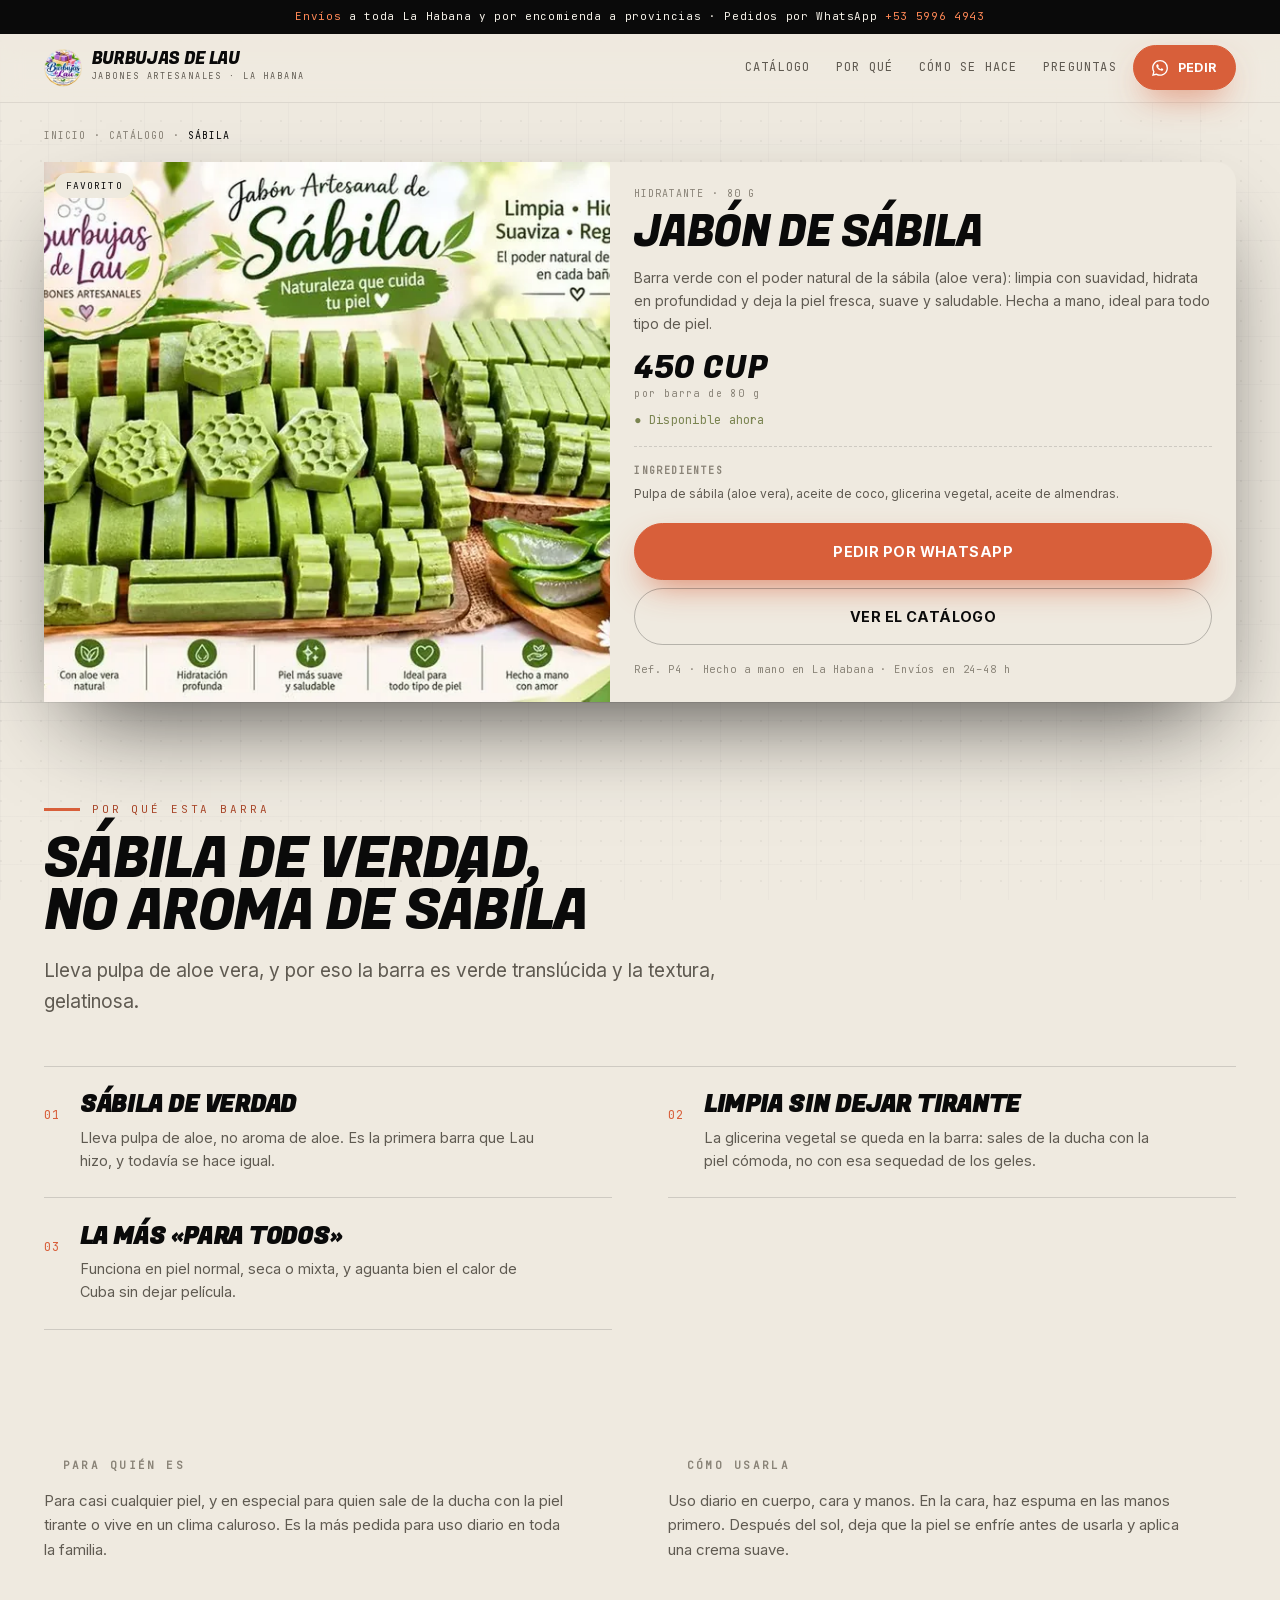
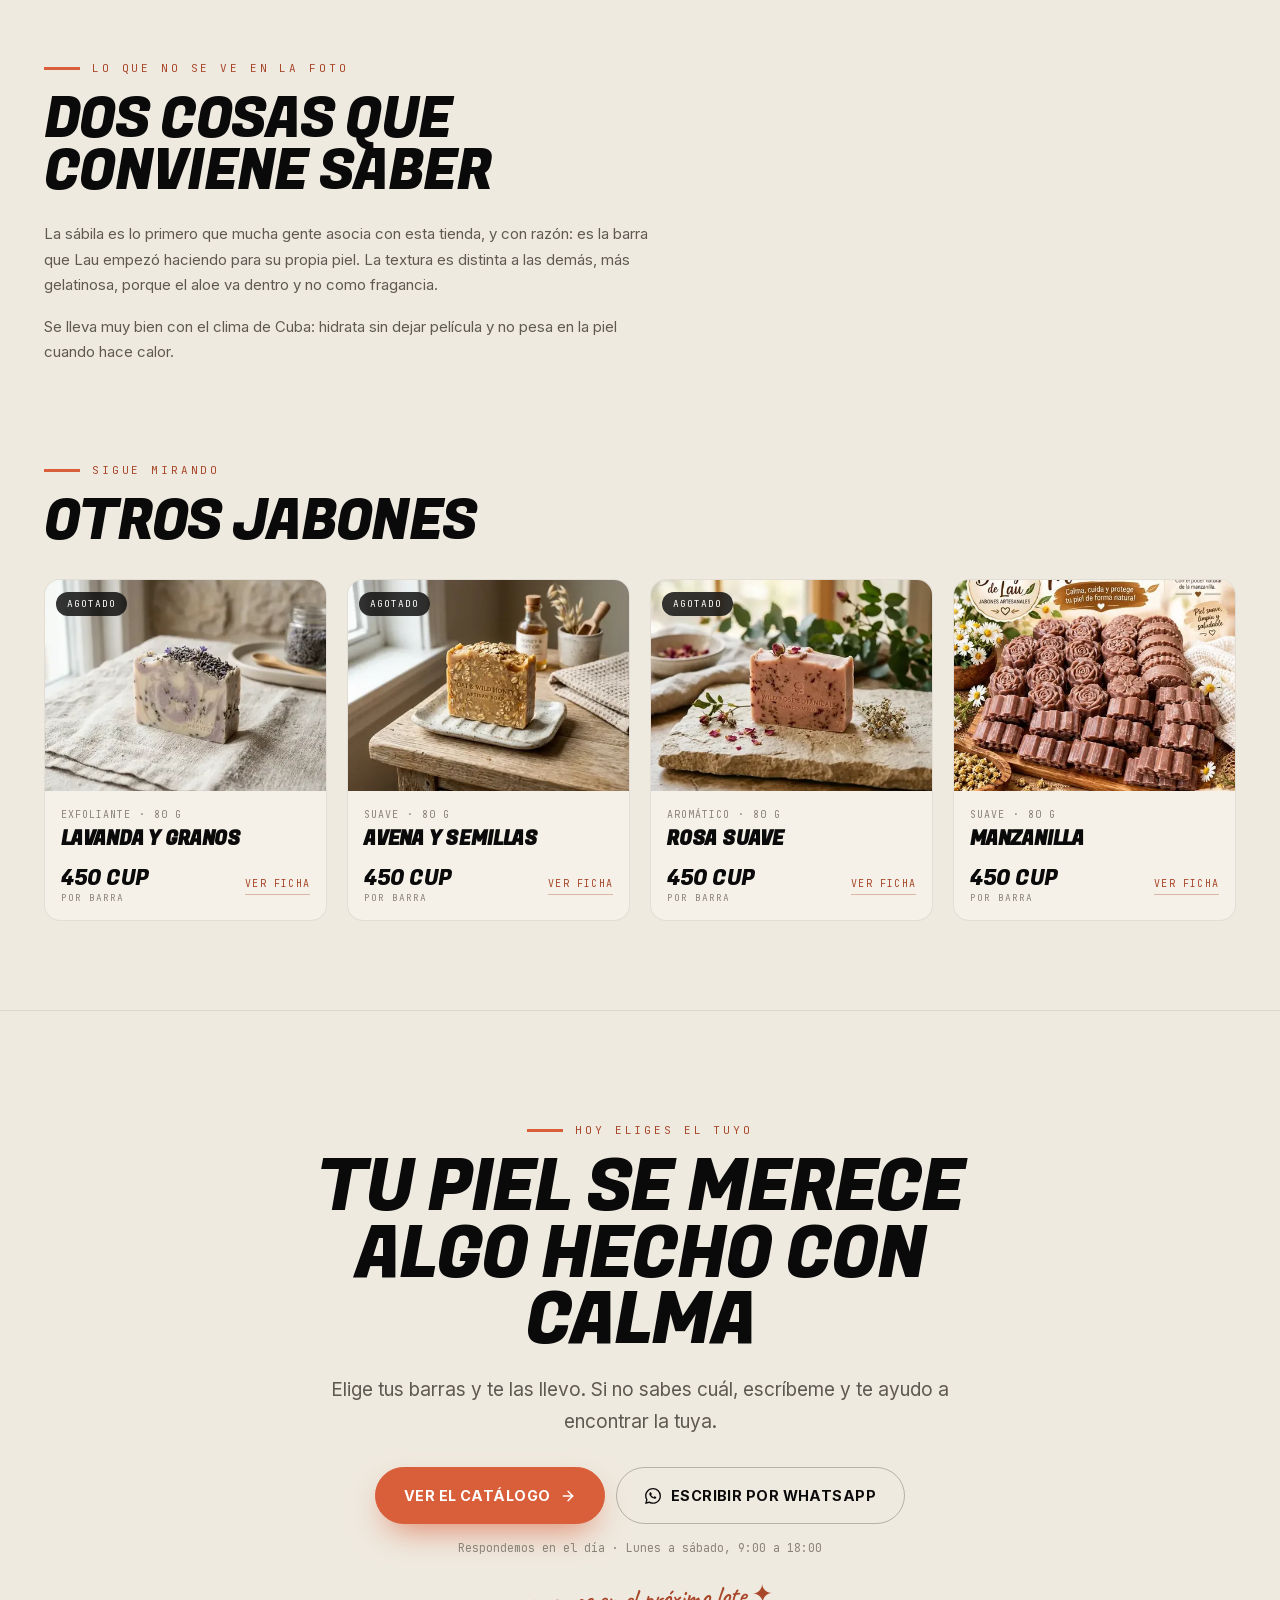
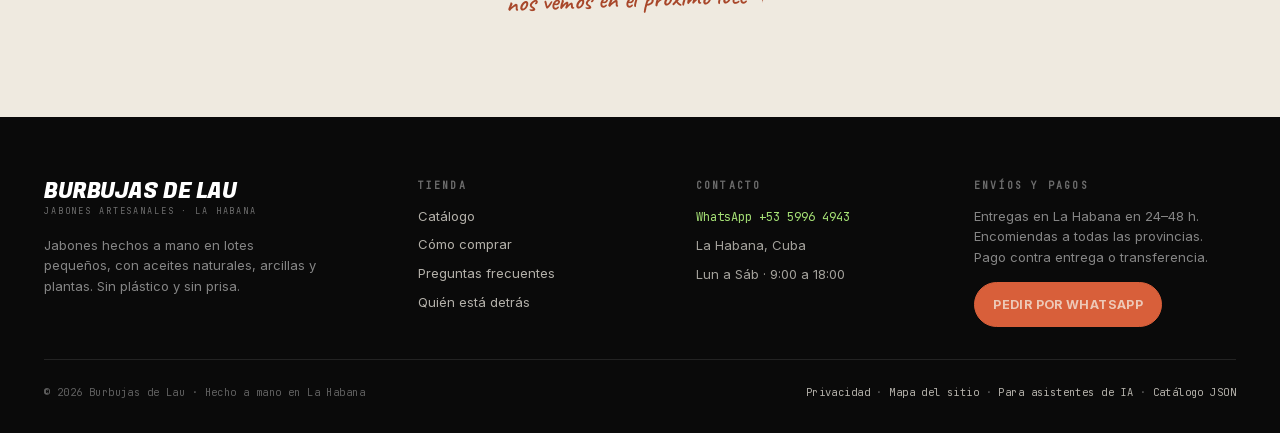
<file: product/sabila.html>
<!DOCTYPE html>
<html lang="es">
<head>
<meta charset="utf-8">
<meta name="viewport" content="width=device-width, initial-scale=1, viewport-fit=cover">
<title>Jabón de sábila (aloe vera) hidratante · 80 g · Burbujas de Lau</title>

<!-- ===== SEO ===== -->
<meta name="description" content="Jabón artesanal de sábila con pulpa de aloe vera, aceite de coco y almendras. Limpia e hidrata sin dejar la piel tirante. 80 g, 450 CUP. Pedidos por WhatsApp.">
<meta name="robots" content="index, follow, max-image-preview:large, max-snippet:-1">
<meta name="theme-color" content="#EFEAE0">
<meta name="geo.region" content="CU-03">
<meta name="geo.placename" content="La Habana">
<link rel="canonical" href="https://drjh2777-glitch.github.io/burbujas-de-lau/producto/sabila.html">
<link rel="icon" href="../favicon.ico" sizes="32x32">
<link rel="apple-touch-icon" href="../img/apple-touch-icon.png">
<link rel="manifest" href="../site.webmanifest">
<link rel="preload" as="font" type="font/woff2" href="../fonts/inter-var.woff2" crossorigin>
<link rel="preload" as="font" type="font/woff2" href="../fonts/fugaz-one-400.woff2" crossorigin>

<meta property="og:type" content="product">
<meta property="og:site_name" content="Burbujas de Lau">
<meta property="og:locale" content="es_CU">
<meta property="og:title" content="Jabón de sábila (aloe vera) hidratante · 80 g · Burbujas de Lau">
<meta property="og:description" content="Jabón artesanal de sábila con pulpa de aloe vera, aceite de coco y almendras. Limpia e hidrata sin dejar la piel tirante. 80 g, 450 CUP. Pedidos por WhatsApp.">
<meta property="og:url" content="https://drjh2777-glitch.github.io/burbujas-de-lau/producto/sabila.html">
<meta property="og:image" content="https://drjh2777-glitch.github.io/burbujas-de-lau/img/p4.jpg">
<meta property="og:image:alt" content="Jabón artesanal de sábila (aloe vera) hidratante para todo tipo de piel">
<meta property="product:price:amount" content="450">
<meta property="product:price:currency" content="CUP">
<meta property="product:availability" content="in stock">
<meta property="product:condition" content="new">
<meta name="twitter:card" content="summary_large_image">
<meta name="twitter:title" content="Jabón de sábila (aloe vera) hidratante · 80 g · Burbujas de Lau">
<meta name="twitter:description" content="Jabón artesanal de sábila con pulpa de aloe vera, aceite de coco y almendras. Limpia e hidrata sin dejar la piel tirante. 80 g, 450 CUP. Pedidos por WhatsApp.">
<meta name="twitter:image" content="https://drjh2777-glitch.github.io/burbujas-de-lau/img/p4.jpg">

<link rel="alternate" type="application/json" href="https://drjh2777-glitch.github.io/burbujas-de-lau/products.json" title="Catálogo completo en JSON">
<link rel="alternate" type="application/json" href="https://drjh2777-glitch.github.io/burbujas-de-lau/webmcp.json" title="Herramientas para agentes IA">
<link rel="alternate" type="text/plain" href="https://drjh2777-glitch.github.io/burbujas-de-lau/llms.txt" title="Resumen para modelos de lenguaje">
<link rel="help" href="https://drjh2777-glitch.github.io/burbujas-de-lau/ai.html" title="Información para asistentes de IA">

<script type="application/ld+json">
{
  "@context": "https://schema.org",
  "@graph": [
    {
      "@type": "Product",
      "@id": "https://drjh2777-glitch.github.io/burbujas-de-lau/producto/sabila.html#product",
      "name": "Sábila",
      "sku": "P4",
      "category": "Hidratante",
      "description": "Barra verde con el poder natural de la sábila (aloe vera): limpia con suavidad, hidrata en profundidad y deja la piel fresca, suave y saludable. Hecha a mano, ideal para todo tipo de piel.",
      "image": [
        "https://drjh2777-glitch.github.io/burbujas-de-lau/img/p4.jpg"
      ],
      "url": "https://drjh2777-glitch.github.io/burbujas-de-lau/producto/sabila.html",
      "brand": {
        "@type": "Brand",
        "name": "Burbujas de Lau"
      },
      "material": "Pulpa de sábila (aloe vera), aceite de coco, glicerina vegetal, aceite de almendras.",
      "weight": {
        "@type": "QuantitativeValue",
        "value": 80,
        "unitCode": "GRM"
      },
      "additionalProperty": [
        {
          "@type": "PropertyValue",
          "name": "Peso",
          "value": "80 g"
        },
        {
          "@type": "PropertyValue",
          "name": "Hecho a mano",
          "value": "Sí, en lotes pequeños"
        },
        {
          "@type": "PropertyValue",
          "name": "Origen",
          "value": "La Habana, Cuba"
        }
      ],
      "keywords": "jabón de sábila, jabón de aloe vera, jabón hidratante artesanal, jabón para piel seca, jabón natural La Habana",
      "audience": {
        "@type": "PeopleAudience",
        "audienceType": "Personas que buscan un jabón natural para el cuerpo, la cara o las manos"
      },
      "offers": {
        "@type": "Offer",
        "@id": "https://drjh2777-glitch.github.io/burbujas-de-lau/producto/sabila.html#offer",
        "url": "https://drjh2777-glitch.github.io/burbujas-de-lau/producto/sabila.html",
        "price": 450,
        "priceCurrency": "CUP",
        "availability": "https://schema.org/InStock",
        "itemCondition": "https://schema.org/NewCondition",
        "seller": {
          "@type": "Organization",
          "name": "Burbujas de Lau",
          "url": "https://drjh2777-glitch.github.io/burbujas-de-lau/"
        },
        "areaServed": [
          {
            "@type": "City",
            "name": "La Habana"
          },
          {
            "@type": "Country",
            "name": "Cuba"
          }
        ],
        "priceValidUntil": "2027-12-31"
      }
    },
    {
      "@type": "BreadcrumbList",
      "itemListElement": [
        {
          "@type": "ListItem",
          "position": 1,
          "name": "Inicio",
          "item": "https://drjh2777-glitch.github.io/burbujas-de-lau/"
        },
        {
          "@type": "ListItem",
          "position": 2,
          "name": "Catálogo",
          "item": "https://drjh2777-glitch.github.io/burbujas-de-lau/#catalogo"
        },
        {
          "@type": "ListItem",
          "position": 3,
          "name": "Sábila",
          "item": "https://drjh2777-glitch.github.io/burbujas-de-lau/producto/sabila.html"
        }
      ]
    }
  ]
}
</script>
<link rel="stylesheet" href="../estilo.css">
</head>
<body>
<a class="skip" href="#ficha">Saltar al contenido</a>

<div class="topbar" id="announceBar">
  <strong>Envíos</strong> a toda La Habana<span class="tb-long"> y por encomienda a provincias · Pedidos por WhatsApp <a href="https://wa.me/5359964943" style="color:#ff8856;text-decoration:none" rel="noopener">+53 5996 4943</a></span>
</div>
<header class="site-header" id="header">
  <div class="wrap header-in">
    <a class="brand" href="../index.html" aria-label="Burbujas de Lau, inicio">
      <picture>
        <source type="image/webp" srcset="../img/logo-96.webp 96w, ../img/logo-192.webp 192w" sizes="38px">
        <img class="brand-mark" src="../img/logo.png" alt="" width="38" height="38" decoding="async">
      </picture>
      <span>
        <span class="brand-name">Burbujas de Lau</span>
        <span class="brand-sub">Jabones artesanales · La Habana</span>
      </span>
    </a>
    <nav class="nav" aria-label="Navegación principal">
      <a href="../index.html#catalogo">Catálogo</a>
      <a href="../index.html#porque">Por qué</a>
      <a href="../index.html#proceso">Cómo se hace</a>
      <a href="../index.html#preguntas">Preguntas</a>
    </nav>
    <div class="header-actions">
      <a class="btn sm hdr-wa" href="https://wa.me/5359964943?text=Hola%20Burbujas%20de%20Lau%20%F0%9F%91%8B%20quiero%20pedir%20jabones" target="_blank" rel="noopener">
        <svg viewBox="0 0 24 24" fill="currentColor" aria-hidden="true"><path d="M.06 24l1.7-6.2A11.9 11.9 0 0 1 .14 11.9C.14 5.3 5.5 0 12.06 0a11.8 11.8 0 0 1 8.42 3.5 11.8 11.8 0 0 1 3.49 8.41c0 6.6-5.36 11.9-11.91 11.9a11.9 11.9 0 0 1-5.7-1.45L.06 24zM6.6 20.2l.36.2a9.9 9.9 0 0 0 5.1 1.4c5.44 0 9.87-4.4 9.87-9.83a9.8 9.8 0 0 0-2.9-6.98A9.8 9.8 0 0 0 12.06 2C6.6 2 2.2 6.4 2.2 11.84c0 1.85.5 3.6 1.4 5.13l.24.38-1 3.66 3.76-.8z"/><path d="M9.1 6.9c-.2-.45-.4-.46-.58-.47l-.5-.01c-.17 0-.45.07-.68.33-.24.26-.9.88-.9 2.14s.92 2.48 1.05 2.65c.13.17 1.8 2.84 4.4 3.86 2.15.85 2.6.68 3.06.64.47-.04 1.5-.61 1.72-1.2.2-.6.2-1.1.14-1.2-.06-.12-.22-.18-.46-.3-.24-.13-1.5-.74-1.73-.82-.23-.09-.4-.13-.57.12-.17.26-.65.84-.8 1-.14.18-.29.2-.53.07-.24-.12-1.03-.38-1.96-1.21-.72-.65-1.2-1.44-1.34-1.69-.14-.25-.02-.38.1-.5.12-.12.29-.31.42-.47.14-.16.18-.27.27-.45.09-.18.04-.33-.02-.46-.06-.13-.56-1.4-.77-1.9z"/></svg>
        Pedir
      </a>
    </div>
  </div>
</header>

<main id="ficha">

<!-- ============ la barra ============ -->
<section class="sec" style="padding-top:1.6rem;padding-bottom:0">
  <div class="wrap">
    <nav class="card-meta" aria-label="Ruta" style="margin-bottom:1.1rem">
      <a href="../index.html" style="text-decoration:none;color:inherit">Inicio</a>
      <span aria-hidden="true">·</span>
      <a href="../index.html#catalogo" style="text-decoration:none;color:inherit">Catálogo</a>
      <span aria-hidden="true">·</span>
      <span style="color:var(--ink)">Sábila</span>
    </nav>

    <div class="modal-box" style="max-width:none;max-height:none;overflow:visible">
      <div class="modal-grid">
        <div class="modal-media">
          <picture><source type="image/webp" sizes="(max-width:800px) 92vw, 520px" srcset="../img/p4-480.webp 480w, ../img/p4-760.webp 760w, ../img/p4.webp 1000w"><img src="../img/p4.jpg" alt="Jabón artesanal de sábila (aloe vera) hidratante para todo tipo de piel" width="1000" height="750" loading="eager" decoding="async"></picture>
          <span class="badge">Favorito</span>
        </div>
        <div class="modal-info">
          <p class="card-meta"><span>Hidratante</span><span aria-hidden="true">·</span><span>80 g</span></p>
          <h1 class="display" style="font-size:clamp(1.9rem,4.4vw,2.7rem);margin-top:.7rem">Jabón de sábila</h1>
          <p class="desc">Barra verde con el poder natural de la sábila (aloe vera): limpia con suavidad, hidrata en profundidad y deja la piel fresca, suave y saludable. Hecha a mano, ideal para todo tipo de piel.</p>
          <p class="price">450 CUP<small>por barra de 80 g</small></p>
          <p class="mono" style="margin-top:.75rem;color:var(--olive)">● Disponible ahora</p>
          <div class="ing"><strong>Ingredientes</strong>Pulpa de sábila (aloe vera), aceite de coco, glicerina vegetal, aceite de almendras.</div>
          <div class="modal-actions">
            <a class="btn w" href="https://wa.me/5359964943?text=Hola%20Burbujas%20de%20Lau%20%F0%9F%91%8B%20quiero%20pedir%20el%20jab%C3%B3n%20S%C3%A1bila%20(80%20g).%20%C2%BFC%C3%B3mo%20coordinamos%20la%20entrega%3F" target="_blank" rel="noopener">Pedir por WhatsApp</a>
            <a class="btn ghost w" href="../index.html#catalogo">Ver el catálogo</a>
          </div>
          <p class="mono" style="margin-top:1rem;font-size:10.5px;letter-spacing:.08em;color:var(--ink-soft)">Ref. P4 · Hecho a mano en La Habana · Envíos en 24–48 h</p>
        </div>
      </div>
    </div>
  </div>
</section>

<hr class="hr">

<!-- ============ por qué ============ -->
<section class="sec">
  <div class="wrap">
    <div class="sec-head">
      <p class="eyebrow">Por qué esta barra</p>
      <h2 class="display">Sábila de verdad,<br>no aroma de sábila</h2>
      <p class="lead">Lleva pulpa de aloe vera, y por eso la barra es verde translúcida y la textura, gelatinosa.</p>
    </div>
    <div class="features">
      <article class="feature">
        <p class="num">01</p>
        <div>
          <h3>Sábila de verdad</h3>
          <p>Lleva pulpa de aloe, no aroma de aloe. Es la primera barra que Lau hizo, y todavía se hace igual.</p>
        </div>
      </article>
      <article class="feature">
        <p class="num">02</p>
        <div>
          <h3>Limpia sin dejar tirante</h3>
          <p>La glicerina vegetal se queda en la barra: sales de la ducha con la piel cómoda, no con esa sequedad de los geles.</p>
        </div>
      </article>
      <article class="feature">
        <p class="num">03</p>
        <div>
          <h3>La más «para todos»</h3>
          <p>Funciona en piel normal, seca o mixta, y aguanta bien el calor de Cuba sin dejar película.</p>
        </div>
      </article>
    </div>
  </div>
</section>

<!-- ============ para quién / cómo usarla ============ -->
<section class="sec" style="padding-top:0">
  <div class="wrap">
    <div class="two-col">
      <div class="col">
        <h3><i></i>Para quién es</h3>
        <p class="lead" style="font-size:15px">Para casi cualquier piel, y en especial para quien sale de la ducha con la piel tirante o vive en un clima caluroso. Es la más pedida para uso diario en toda la familia.</p>
      </div>
      <div class="col">
        <h3><i></i>Cómo usarla</h3>
        <p class="lead" style="font-size:15px">Uso diario en cuerpo, cara y manos. En la cara, haz espuma en las manos primero. Después del sol, deja que la piel se enfríe antes de usarla y aplica una crema suave.</p>
      </div>
    </div>
  </div>
</section>

<!-- ============ lo que no se ve ============ -->
<section class="sec" style="padding-top:0">
  <div class="wrap">
    <div class="sec-head">
      <p class="eyebrow">Lo que no se ve en la foto</p>
      <h2 class="display">Dos cosas que conviene saber</h2>
    </div>
    <div style="margin-top:1.5rem;display:grid;gap:1rem;max-width:62ch">
      <p style="font-size:15px;line-height:1.7;color:var(--ink-mute)">La sábila es lo primero que mucha gente asocia con esta tienda, y con razón: es la barra que Lau empezó haciendo para su propia piel. La textura es distinta a las demás, más gelatinosa, porque el aloe va dentro y no como fragancia.</p>
      <p style="font-size:15px;line-height:1.7;color:var(--ink-mute)">Se lleva muy bien con el clima de Cuba: hidrata sin dejar película y no pesa en la piel cuando hace calor.</p>
    </div>
  </div>
</section>

<!-- ============ otros jabones ============ -->
<section class="sec" style="padding-top:0">
  <div class="wrap">
    <div class="sec-head">
      <p class="eyebrow">Sigue mirando</p>
      <h2 class="display">Otros jabones</h2>
    </div>
    <div class="grid" style="margin-top:2rem">
      <a class="card" href="lavanda-y-granos.html" style="text-decoration:none">
        <div class="card-media">
          <picture><source type="image/webp" sizes="(max-width:640px) 92vw, 300px" srcset="../img/p1-480.webp 480w, ../img/p1-760.webp 760w, ../img/p1.webp 1000w"><img src="../img/p1.jpg" alt="Jabón artesanal de lavanda y granos con flores de lavanda silvestre" width="1000" height="750" loading="lazy" decoding="async"></picture>
          <span class="badge out">Agotado</span>
        </div>
        <div class="card-body">
          <p class="card-meta"><span>Exfoliante</span><span aria-hidden="true">·</span><span>80 g</span></p>
          <h3 class="card-title">Lavanda y granos</h3>
          <div class="card-foot">
            <p class="card-price">450 CUP<small>por barra</small></p>
            <span class="link-arrow" style="font-size:10px">Ver ficha</span>
          </div>
        </div>
      </a>
      <a class="card" href="avena-y-semillas.html" style="text-decoration:none">
        <div class="card-media">
          <picture><source type="image/webp" sizes="(max-width:640px) 92vw, 300px" srcset="../img/p2-480.webp 480w, ../img/p2-760.webp 760w, ../img/p2.webp 1000w"><img src="../img/p2.jpg" alt="Jabón artesanal de avena orgánica y semillas con miel silvestre" width="1000" height="750" loading="lazy" decoding="async"></picture>
          <span class="badge out">Agotado</span>
        </div>
        <div class="card-body">
          <p class="card-meta"><span>Suave</span><span aria-hidden="true">·</span><span>80 g</span></p>
          <h3 class="card-title">Avena y semillas</h3>
          <div class="card-foot">
            <p class="card-price">450 CUP<small>por barra</small></p>
            <span class="link-arrow" style="font-size:10px">Ver ficha</span>
          </div>
        </div>
      </a>
      <a class="card" href="rosa-suave.html" style="text-decoration:none">
        <div class="card-media">
          <picture><source type="image/webp" sizes="(max-width:640px) 92vw, 300px" srcset="../img/p3-480.webp 480w, ../img/p3-760.webp 760w, ../img/p3.webp 1000w"><img src="../img/p3.jpg" alt="Jabón artesanal de rosa con arcilla rosa francesa y pétalos de rosa" width="1000" height="750" loading="lazy" decoding="async"></picture>
          <span class="badge out">Agotado</span>
        </div>
        <div class="card-body">
          <p class="card-meta"><span>Aromático</span><span aria-hidden="true">·</span><span>80 g</span></p>
          <h3 class="card-title">Rosa suave</h3>
          <div class="card-foot">
            <p class="card-price">450 CUP<small>por barra</small></p>
            <span class="link-arrow" style="font-size:10px">Ver ficha</span>
          </div>
        </div>
      </a>
      <a class="card" href="manzanilla.html" style="text-decoration:none">
        <div class="card-media">
          <picture><source type="image/webp" sizes="(max-width:640px) 92vw, 300px" srcset="../img/p5-480.webp 480w, ../img/p5-760.webp 760w, ../img/p5.webp 1000w"><img src="../img/p5.jpg" alt="Jabón artesanal de manzanilla que calma y protege la piel" width="1000" height="750" loading="lazy" decoding="async"></picture>
          
        </div>
        <div class="card-body">
          <p class="card-meta"><span>Suave</span><span aria-hidden="true">·</span><span>80 g</span></p>
          <h3 class="card-title">Manzanilla</h3>
          <div class="card-foot">
            <p class="card-price">450 CUP<small>por barra</small></p>
            <span class="link-arrow" style="font-size:10px">Ver ficha</span>
          </div>
        </div>
      </a>
    </div>
  </div>
</section>

<section class="final">
  <div class="wrap">
    <p class="eyebrow" style="justify-content:center">Hoy eliges el tuyo</p>
    <h2 class="display">Tu piel se merece<br>algo hecho con calma</h2>
    <p class="lead">Elige tus barras y te las llevo. Si no sabes cuál, escríbeme y te ayudo a encontrar la tuya.</p>
    <div class="hero-cta">
      <a class="btn" href="../index.html#catalogo">Ver el catálogo
        <svg viewBox="0 0 24 24" fill="none" stroke="currentColor" stroke-width="2.2" stroke-linecap="round" stroke-linejoin="round" aria-hidden="true"><path d="M5 12h14"/><path d="m12 5 7 7-7 7"/></svg>
      </a>
      <a class="btn ghost" href="https://wa.me/5359964943?text=Hola%20Burbujas%20de%20Lau%20%F0%9F%91%8B%20quiero%20hacer%20un%20pedido" target="_blank" rel="noopener">
        <svg viewBox="0 0 24 24" fill="currentColor" aria-hidden="true"><path d="M.06 24l1.7-6.2A11.9 11.9 0 0 1 .14 11.9C.14 5.3 5.5 0 12.06 0a11.8 11.8 0 0 1 8.42 3.5 11.8 11.8 0 0 1 3.49 8.41c0 6.6-5.36 11.9-11.91 11.9a11.9 11.9 0 0 1-5.7-1.45L.06 24zM6.6 20.2l.36.2a9.9 9.9 0 0 0 5.1 1.4c5.44 0 9.87-4.4 9.87-9.83a9.8 9.8 0 0 0-2.9-6.98A9.8 9.8 0 0 0 12.06 2C6.6 2 2.2 6.4 2.2 11.84c0 1.85.5 3.6 1.4 5.13l.24.38-1 3.66 3.76-.8z"/><path d="M9.1 6.9c-.2-.45-.4-.46-.58-.47l-.5-.01c-.17 0-.45.07-.68.33-.24.26-.9.88-.9 2.14s.92 2.48 1.05 2.65c.13.17 1.8 2.84 4.4 3.86 2.15.85 2.6.68 3.06.64.47-.04 1.5-.61 1.72-1.2.2-.6.2-1.1.14-1.2-.06-.12-.22-.18-.46-.3-.24-.13-1.5-.74-1.73-.82-.23-.09-.4-.13-.57.12-.17.26-.65.84-.8 1-.14.18-.29.2-.53.07-.24-.12-1.03-.38-1.96-1.21-.72-.65-1.2-1.44-1.34-1.69-.14-.25-.02-.38.1-.5.12-.12.29-.31.42-.47.14-.16.18-.27.27-.45.09-.18.04-.33-.02-.46-.06-.13-.56-1.4-.77-1.9z"/></svg>
        Escribir por WhatsApp
      </a>
    </div>
    <p class="hero-note">Respondemos en el día · Lunes a sábado, 9:00 a 18:00</p>
    <p class="hand">nos vemos en el próximo lote ✦</p>
  </div>
</section>

</main>

<footer class="site">
  <div class="wrap">
    <div class="f-grid">
      <div>
        <p class="brand-name">Burbujas de Lau</p>
        <p class="brand-sub">Jabones artesanales · La Habana</p>
        <p class="f-about">Jabones hechos a mano en lotes pequeños, con aceites naturales, arcillas y plantas. Sin plástico y sin prisa.</p>
      </div>
      <div>
        <h4>Tienda</h4>
        <ul>
          <li><a href="../index.html#catalogo">Catálogo</a></li>
          <li><a href="../index.html#comprar">Cómo comprar</a></li>
          <li><a href="../index.html#preguntas">Preguntas frecuentes</a></li>
          <li><a href="../index.html#historia">Quién está detrás</a></li>
        </ul>
      </div>
      <div>
        <h4>Contacto</h4>
        <ul>
          <li><a class="wa-link" href="https://wa.me/5359964943" target="_blank" rel="noopener">WhatsApp +53 5996 4943</a></li>
          <li>La Habana, Cuba</li>
          <li>Lun a Sáb · 9:00 a 18:00</li>
        </ul>
      </div>
      <div>
        <h4>Envíos y pagos</h4>
        <p style="line-height:1.6;color:rgba(255,255,255,.5)">Entregas en La Habana en 24–48 h. Encomiendas a todas las provincias. Pago contra entrega o transferencia.</p>
        <p style="margin-top:.9rem"><a class="btn sm" href="https://wa.me/5359964943" target="_blank" rel="noopener" style="box-shadow:none">Pedir por WhatsApp</a></p>
      </div>
    </div>
    <div class="f-bottom">
      <p>© <span>2026</span> Burbujas de Lau · Hecho a mano en La Habana</p>
      <p><a href="../privacidad.html">Privacidad</a> · <a href="../sitemap.xml">Mapa del sitio</a> · <a href="../ai.html">Para asistentes de IA</a> · <a href="../products.json">Catálogo JSON</a></p>
    </div>
  </div>
</footer>
</body>
</html>
</file>
<file: estilo.css>
/* Burbujas de Lau · hoja de estilos compartida
   Copia exacta de la que usa index.html (generada por tools/generar-sitio.mjs).
   No la edites a mano: edita index.html y vuelve a ejecutar el generador. */
/* ===== Tipografías autoalojadas (sin Google Fonts: más rápido y sin fugas de datos) ===== */
@font-face{font-family:'Inter';font-style:normal;font-weight:100 900;font-display:swap;src:url('fonts/inter-var.woff2') format('woff2')}
@font-face{font-family:'Fugaz One';font-style:normal;font-weight:400;font-display:swap;src:url('fonts/fugaz-one-400.woff2') format('woff2')}
@font-face{font-family:'JetBrains Mono';font-style:normal;font-weight:400;font-display:swap;src:url('fonts/jetbrains-mono-400.woff2') format('woff2')}
@font-face{font-family:'Playfair Display';font-style:italic;font-weight:500;font-display:swap;src:url('fonts/playfair-display-500-italic.woff2') format('woff2')}
@font-face{font-family:'Caveat';font-style:normal;font-weight:600;font-display:swap;src:url('fonts/caveat-600.woff2') format('woff2')}

/* ============================================================
   Burbujas de Lau · hoja de estilos
   Paleta y sistema tipográfico basados en el formato editorial
   crema / terracota / tinta.
   ============================================================ */
:root{
  --cream:#efeae0;
  --cream-deep:#e5decf;
  --paper:#f5f1e8;
  --ink:#0a0a0a;
  --ink-mute:#5f5a51;
  --ink-soft:#8a8478;
  --terra:#d85f3a;
  --terra-deep:#a8472a;
  --terra-bright:#ff8856;
  --olive:#7a8450;
  --gold:#c89b5e;
  --dark:#0e0e14;
  --line:rgba(10,10,10,.14);
  --line-soft:rgba(10,10,10,.08);
  --fugaz:'Fugaz One',Impact,sans-serif;
  --editorial:'Playfair Display',Georgia,serif;
  --sans:'Inter',system-ui,-apple-system,sans-serif;
  --mono:'JetBrains Mono',ui-monospace,monospace;
  --hand:'Caveat',cursive;
  --r:1rem;
  --wrap:1240px;
  --shadow:0 24px 60px -24px rgba(10,10,10,.35);
}
*,*::before,*::after{box-sizing:border-box}
html{scroll-behavior:smooth;scroll-padding-top:88px;-webkit-text-size-adjust:100%}
body{
  margin:0;background:var(--cream);color:var(--ink);
  font-family:var(--sans);font-size:16px;line-height:1.6;
  -webkit-font-smoothing:antialiased;overflow-x:hidden;
  background-image:
    radial-gradient(circle at 1px 1px,rgba(10,10,10,.045) 1px,transparent 0),
    linear-gradient(rgba(10,10,10,.02) 1px,transparent 0),
    linear-gradient(90deg,rgba(10,10,10,.02) 1px,transparent 0);
  background-size:20px 20px,48px 48px,48px 48px;
  background-attachment:fixed;
}
img{max-width:100%;display:block;height:auto}
[hidden]{display:none!important}
a{color:inherit}
button{font:inherit;color:inherit;cursor:pointer;border:0;background:none}
h1,h2,h3,h4{margin:0;line-height:1.02;text-wrap:balance}
p{margin:0}
ul{margin:0;padding:0;list-style:none}
::selection{background:var(--terra);color:#fff}
:focus-visible{outline:2px solid var(--terra-deep);outline-offset:3px;border-radius:2px}
.skip{position:absolute;left:-9999px;top:0;z-index:200;background:var(--ink);color:#fff;padding:.75rem 1.25rem;border-radius:0 0 .75rem 0}
.skip:focus{left:0}
.wrap{max-width:var(--wrap);margin:0 auto;padding:0 24px}
.sr-only{position:absolute;width:1px;height:1px;padding:0;margin:-1px;overflow:hidden;clip:rect(0 0 0 0);white-space:nowrap;border:0}

/* ---------- tipografía ---------- */
.display{font-family:var(--fugaz);text-transform:uppercase;letter-spacing:-.03em;line-height:.92;font-weight:400}
.eyebrow{display:inline-flex;align-items:center;gap:.75rem;font-family:var(--mono);font-size:11px;font-weight:500;text-transform:uppercase;letter-spacing:.26em;color:var(--terra-deep)}
.eyebrow::before{content:"";width:36px;height:3px;background:var(--terra);flex:none}
.eyebrow.on-dark{color:var(--terra-bright)}
.lead{font-size:clamp(16px,1.55vw,19px);line-height:1.65;color:var(--ink-mute);max-width:58ch}
.mono{font-family:var(--mono);font-size:12px;letter-spacing:.02em}
.hand{font-family:var(--hand);font-size:1.6rem;line-height:1.1}
.serif-i{font-family:var(--editorial);font-style:italic}

/* ---------- botones ---------- */
.btn{
  display:inline-flex;align-items:center;justify-content:center;gap:.6rem;
  padding:1rem 1.75rem;border-radius:999px;background:var(--terra);color:#fff;
  font-family:var(--sans);font-weight:700;font-size:.9rem;text-transform:uppercase;
  letter-spacing:.03em;text-decoration:none;border:1px solid var(--terra);
  box-shadow:0 14px 34px -12px rgba(216,95,58,.85);
  transition:transform .15s ease,background .15s ease,box-shadow .15s ease;
}
.btn:hover{background:var(--terra-deep);border-color:var(--terra-deep);transform:translateY(-2px)}
.btn:active{transform:translateY(0)}
.btn svg{width:16px;height:16px;flex:none;transition:transform .15s}
.btn:hover svg{transform:translateX(2px)}
.btn:disabled{background:var(--cream-deep);border-color:var(--cream-deep);color:var(--ink-soft);box-shadow:none;cursor:not-allowed;transform:none}
.btn:disabled:hover{background:var(--cream-deep);border-color:var(--cream-deep);transform:none}
.btn .tag{background:rgba(0,0,0,.16);border-radius:999px;padding:.25rem .6rem;font-family:var(--mono);font-size:12.5px;font-weight:500;letter-spacing:0;text-transform:none}
.btn.ghost{background:transparent;color:var(--ink);border:1px solid rgba(10,10,10,.25);box-shadow:none}
.btn.ghost:hover{background:var(--paper);border-color:rgba(10,10,10,.45)}
.btn.on-dark.ghost{color:#fff;border-color:rgba(255,255,255,.28)}
.btn.on-dark.ghost:hover{background:rgba(255,255,255,.1)}
.btn.sm{padding:.7rem 1.15rem;font-size:.78rem}
.btn.w{width:100%}
.link-arrow{display:inline-flex;align-items:center;gap:.4rem;font-family:var(--mono);font-size:12px;text-transform:uppercase;letter-spacing:.12em;text-decoration:none;color:var(--terra-deep);border-bottom:1px solid rgba(168,71,42,.35);padding-bottom:2px}
.link-arrow:hover{border-color:var(--terra-deep)}

/* ---------- barra de progreso ---------- */
.progress{position:fixed;inset:0 0 auto 0;height:3px;background:var(--terra);transform-origin:0 50%;transform:scaleX(0);z-index:90}

/* ---------- header ---------- */
.topbar{position:relative;z-index:70;background:var(--ink);color:var(--paper);font-family:var(--mono);font-size:11px;letter-spacing:.06em;text-align:center;padding:.5rem 1rem}
.topbar strong{color:var(--terra-bright);font-weight:500}
.topbar .tb-long{display:none}
@media(min-width:600px){.topbar .tb-long{display:inline}}
.site-header{position:sticky;top:0;z-index:80;backdrop-filter:blur(12px);-webkit-backdrop-filter:blur(12px);background:rgba(239,234,224,.88);border-bottom:1px solid var(--line-soft);transition:box-shadow .2s}
.site-header.stuck{box-shadow:0 10px 30px -22px rgba(10,10,10,.5)}
.header-in{display:flex;align-items:center;gap:1rem;height:68px}
.brand{display:flex;align-items:center;gap:.6rem;text-decoration:none;margin-right:auto}
.brand-mark{width:38px;height:38px;flex:none}
.brand picture{display:flex;align-items:center;flex:none}
.brand-name{display:block;font-family:var(--fugaz);font-size:17px;line-height:.95;text-transform:uppercase;letter-spacing:-.02em;white-space:nowrap}
.brand{flex:none}
.brand-sub{display:block;font-family:var(--mono);font-size:8.5px;letter-spacing:.22em;text-transform:uppercase;color:var(--ink-mute);margin-top:3px}
.nav{display:none;align-items:center;gap:1.6rem}
.nav a{font-family:var(--mono);font-size:12px;text-transform:uppercase;letter-spacing:.1em;text-decoration:none;color:var(--ink-mute);padding:.4rem 0;border-bottom:1px solid transparent;transition:color .15s,border-color .15s}
.nav a:hover{color:var(--ink);border-color:var(--terra)}
.header-actions{display:flex;align-items:center;gap:.5rem}
.icon-btn{position:relative;width:40px;height:40px;display:grid;place-items:center;border-radius:999px;border:1px solid rgba(10,10,10,.16);background:var(--paper);transition:background .15s,transform .15s}
.icon-btn:hover{background:#fff;transform:translateY(-1px)}
.icon-btn svg{width:18px;height:18px}
.cart-count{position:absolute;top:-5px;right:-5px;min-width:19px;height:19px;border-radius:999px;background:var(--terra);color:#fff;font-family:var(--mono);font-size:10px;font-weight:500;display:grid;place-items:center;padding:0 5px;border:2px solid var(--cream)}
.hdr-wa{padding:.7rem 1.1rem;font-size:.72rem;display:none}
.menu-btn{display:grid}
@media(min-width:1024px){.nav{display:flex}.menu-btn{display:none}.hdr-wa{display:inline-flex}}
@media(max-width:560px){.btn{font-size:.78rem;padding:.85rem 1.2rem;gap:.5rem}.btn .tag{font-size:10.5px;padding:.18rem .45rem}.eyebrow{font-size:10px;letter-spacing:.2em}.brand-name{font-size:15px}.brand-sub{font-size:7.5px;letter-spacing:.16em}.brand-mark{width:29px;height:29px}}
.hide-desk{display:none}
@media(max-width:640px){.hide-desk{display:inline}}

/* ---------- menú móvil ---------- */
.mobile-menu{position:fixed;inset:68px 0 auto 0;z-index:79;background:var(--paper);border-bottom:1px solid var(--line);padding:1.25rem;display:none;box-shadow:0 30px 40px -30px rgba(0,0,0,.4)}
.mobile-menu.open{display:block}
.mobile-menu a{display:block;padding:.85rem .25rem;text-decoration:none;font-family:var(--mono);font-size:13px;text-transform:uppercase;letter-spacing:.1em;border-bottom:1px solid var(--line-soft)}
.mobile-menu .btn{margin-top:1rem}

/* ---------- hero ---------- */
.hero{position:relative;overflow:hidden;color:#fff;isolation:isolate}
.hero-bg{position:absolute;inset:0;z-index:-2}
.hero-bg img{width:100%;height:100%;object-fit:cover;object-position:center 45%}
.hero-veil{position:absolute;inset:0;z-index:-1;background:linear-gradient(100deg,rgba(10,10,10,.95) 0%,rgba(10,10,10,.82) 42%,rgba(10,10,10,.52) 72%,rgba(10,10,10,.35) 100%)}
.hero-glow{position:absolute;inset:auto auto -30% -10%;width:520px;height:520px;border-radius:50%;background:rgba(255,136,86,.22);filter:blur(140px);z-index:-1}
.hero-in{display:grid;grid-template-columns:minmax(0,1fr);gap:clamp(2rem,5vw,3.5rem);padding-top:clamp(2.5rem,6vw,4.5rem);padding-bottom:clamp(2.25rem,5.5vw,4rem);align-items:center}
.hero-in>*{min-width:0}
.hero h1{font-size:clamp(2rem,min(6.1vw,10vh),5rem);margin-top:1.1rem;text-shadow:0 2px 30px rgba(0,0,0,.35)}
.hero h1 .accent{color:var(--terra-bright);text-decoration:underline;text-decoration-color:var(--terra);text-decoration-thickness:.075em;text-underline-offset:.1em}
.hero-sub{margin-top:1.35rem;max-width:44ch;font-size:clamp(16px,1.9vw,20px);line-height:1.6;color:rgba(255,255,255,.76)}
.hero-sub strong{color:#fff;font-weight:600}
.pills{display:flex;flex-wrap:wrap;gap:.5rem;margin-top:1.6rem}
.pill{border:1px solid rgba(255,255,255,.16);background:rgba(255,255,255,.08);color:rgba(255,255,255,.72);border-radius:999px;padding:.4rem .85rem;font-family:var(--mono);font-size:11px;backdrop-filter:blur(4px)}
.hero-cta{display:flex;flex-wrap:wrap;gap:.7rem;margin-top:1.9rem}
.hero-note{margin-top:.9rem;font-family:var(--mono);font-size:11.5px;color:rgba(255,255,255,.5)}
@media(min-width:900px){.hero-in{min-height:clamp(30rem,64vh,42rem)}}
@media(min-width:900px){.hero-in{grid-template-columns:minmax(0,1.03fr) minmax(0,.97fr)}}
.hero-portada{margin:0;position:relative;width:100%;max-width:660px;justify-self:center;border:0;background:none;box-shadow:none;border-radius:0;padding:0}
.hero-portada img{width:100%;height:auto;display:block}
@media(max-width:899px){.hero-portada{max-width:480px}}

/* ---------- marquee ingredientes ---------- */
.strip{border-top:1px solid var(--line-soft);border-bottom:1px solid var(--line-soft);background:rgba(245,241,232,.6);overflow:hidden;padding:1rem 0}
.strip-label{text-align:center;font-family:var(--mono);font-size:10px;letter-spacing:.24em;text-transform:uppercase;color:var(--ink-soft);margin-bottom:.9rem}
.marquee{display:flex;gap:2.5rem;width:max-content;animation:slide 38s linear infinite}
.marquee li{display:flex;align-items:center;gap:.75rem;font-family:var(--mono);font-size:12px;letter-spacing:.16em;text-transform:uppercase;color:var(--ink-mute);white-space:nowrap}
.marquee li::after{content:"";width:5px;height:5px;border-radius:50%;background:var(--terra);opacity:.6}
@keyframes slide{to{transform:translateX(-50%)}}
@media(prefers-reduced-motion:reduce){.marquee{animation:none;flex-wrap:wrap;width:auto;justify-content:center}}

/* ---------- secciones ---------- */
section{position:relative}
.sec{padding:clamp(3.5rem,7vw,6rem) 0}
.sec-head{max-width:52rem}
.sec-head h2{margin-top:1rem;font-size:clamp(2rem,min(4.6vw,7vh),3.5rem)}
.sec-head .lead{margin-top:1.1rem}
.hr{height:1px;background:var(--line-soft);border:0;margin:0}

/* features numeradas */
.features{display:grid;gap:0;margin-top:3rem;border-top:1px solid var(--line)}
.feature{display:grid;grid-template-columns:auto 1fr;gap:1rem 1.25rem;padding:1.6rem 0;border-bottom:1px solid var(--line)}
.feature .num{font-family:var(--mono);font-size:12px;color:var(--terra);padding-top:.35rem;letter-spacing:.08em}
.feature h3{font-family:var(--fugaz);font-size:clamp(1.15rem,2.1vw,1.5rem);text-transform:uppercase;letter-spacing:-.01em;line-height:1.05}
.feature p{margin-top:.5rem;color:var(--ink-mute);font-size:14.5px;line-height:1.6;max-width:52ch}
@media(min-width:800px){.features{grid-template-columns:1fr 1fr;column-gap:3.5rem}.feature:nth-last-child(2){border-bottom:1px solid var(--line)}}

/* ---------- catálogo ---------- */
.catalog-top{display:flex;flex-wrap:wrap;gap:1rem;justify-content:space-between;align-items:flex-start;margin-bottom:1.75rem}
.catalog-top .stock{font-family:var(--mono);font-size:11px;letter-spacing:.12em;text-transform:uppercase;color:var(--ink-soft);padding-top:.45rem;white-space:nowrap}
.toolbar{display:flex;flex-wrap:wrap;gap:.6rem;align-items:center;margin:1.75rem 0 2rem;padding:1rem;background:var(--paper);border:1px solid var(--line-soft);border-radius:.9rem}
.chips{display:flex;gap:.4rem;flex-wrap:wrap}
.chip{border:1px solid var(--line);background:transparent;border-radius:999px;padding:.45rem .9rem;font-family:var(--mono);font-size:11px;letter-spacing:.06em;text-transform:uppercase;color:var(--ink-mute);transition:all .15s}
.chip:hover{border-color:var(--ink);color:var(--ink)}
.chip[aria-pressed="true"]{background:var(--ink);border-color:var(--ink);color:var(--paper)}
.search-box{position:relative;margin-left:auto;flex:1 1 200px;max-width:260px;min-width:150px}
.search-box svg{position:absolute;left:.8rem;top:50%;transform:translateY(-50%);width:15px;height:15px;opacity:.45}
.search-box input{width:100%;padding:.55rem .8rem .55rem 2.2rem;border-radius:999px;border:1px solid var(--line);background:#fff;font-size:13px;font-family:var(--sans)}
.search-box input:focus{outline:2px solid var(--terra);outline-offset:1px;border-color:transparent}
select.sort{padding:.55rem 2rem .55rem .9rem;border-radius:999px;border:1px solid var(--line);background:#fff;font-size:12px;font-family:var(--mono);color:var(--ink-mute);appearance:none;background-image:url("data:image/svg+xml,%3Csvg xmlns='http://www.w3.org/2000/svg' width='12' height='12' viewBox='0 0 24 24' fill='none' stroke='%23555' stroke-width='2'%3E%3Cpath d='m6 9 6 6 6-6'/%3E%3C/svg%3E");background-repeat:no-repeat;background-position:right .8rem center}
.grid{display:grid;grid-template-columns:repeat(auto-fill,minmax(min(100%,260px),1fr));gap:1.25rem}
.card{position:relative;display:flex;flex-direction:column;background:var(--paper);border:1px solid var(--line-soft);border-radius:var(--r);overflow:hidden;transition:transform .2s ease,box-shadow .2s ease,border-color .2s ease}
.card:hover{transform:translateY(-3px);box-shadow:0 22px 45px -28px rgba(10,10,10,.55);border-color:rgba(10,10,10,.18)}
.card-media{position:relative;aspect-ratio:4/3;overflow:hidden;background:var(--cream-deep);display:block;width:100%;padding:0}
.card-media picture,.card-media img{width:100%;height:100%;display:block}
.card-media img{object-fit:cover;object-position:center;transition:transform .5s ease}
.card:hover .card-media img{transform:scale(1.045)}
.badge{position:absolute;top:.7rem;left:.7rem;background:rgba(239,234,224,.94);border-radius:999px;padding:.3rem .65rem;font-family:var(--mono);font-size:9.5px;letter-spacing:.12em;text-transform:uppercase;color:var(--ink);backdrop-filter:blur(4px)}
.badge.out{background:rgba(10,10,10,.82);color:#fff}
.badge.only{position:static;background:transparent;border:1px solid var(--line);color:var(--ink-mute)}
.card-body{padding:1rem 1rem 1.1rem;display:flex;flex-direction:column;flex:1;gap:.35rem}
.card-meta{display:flex;align-items:center;gap:.5rem;font-family:var(--mono);font-size:10px;letter-spacing:.1em;text-transform:uppercase;color:var(--ink-soft)}
.card-title{font-family:var(--fugaz);font-size:1.2rem;line-height:1.05;text-transform:uppercase;letter-spacing:-.01em}
.card-desc{font-size:13px;line-height:1.5;color:var(--ink-mute);display:-webkit-box;-webkit-line-clamp:2;-webkit-box-orient:vertical;overflow:hidden}
.card-foot{display:flex;align-items:center;justify-content:space-between;gap:.6rem;margin-top:auto;padding-top:.85rem}
.card-price{font-family:var(--fugaz);font-size:1.35rem;line-height:1;letter-spacing:-.02em}
.card-price small{font-family:var(--mono);font-size:9.5px;letter-spacing:.1em;color:var(--ink-soft);display:block;margin-top:.2rem;text-transform:uppercase;font-weight:400}
.card-add{width:38px;height:38px;flex:none;border-radius:50%;background:var(--ink);color:var(--paper);display:grid;place-items:center;transition:background .15s,transform .15s}
.card-add:hover{background:var(--terra);transform:scale(1.06)}
.card-add svg{width:17px;height:17px}
.card-add:disabled{background:var(--cream-deep);color:var(--ink-soft);cursor:not-allowed;transform:none}
.card-link{position:absolute;inset:0;z-index:1;border-radius:inherit}
.card-actions{position:relative;z-index:2}
.cta-card{background:var(--cream-deep);border:1px dashed rgba(10,10,10,.25);justify-content:center;text-decoration:none;transition:transform .2s,box-shadow .2s,background .2s}
.cta-card:hover{transform:translateY(-3px);background:#e9e2d4;box-shadow:0 22px 45px -28px rgba(10,10,10,.5)}
.cta-inner{padding:1.5rem 1.25rem;display:flex;flex-direction:column;justify-content:center;height:100%;gap:.6rem}
.cta-inner svg{width:28px;height:28px;color:var(--terra-deep);margin-bottom:.25rem}
.cta-inner .t{font-family:var(--fugaz);font-size:1.5rem;text-transform:uppercase;line-height:.98;letter-spacing:-.01em}
.cta-inner .d{font-size:12.5px;line-height:1.5;color:var(--ink-mute)}
.cta-inner .go{margin-top:auto;padding-top:.75rem;font-family:var(--mono);font-size:10.5px;letter-spacing:.08em;text-transform:uppercase;color:var(--terra-deep)}
.empty{grid-column:1/-1;text-align:center;padding:3rem 1rem;border:1px dashed var(--line);border-radius:var(--r);color:var(--ink-mute)}
.catalog-note{display:flex;flex-wrap:wrap;align-items:center;justify-content:space-between;gap:1rem;margin-top:2rem;padding:1.1rem 1.25rem;border:1px solid var(--line);border-radius:.9rem;background:rgba(245,241,232,.6)}
.catalog-note p{font-size:13.5px;color:var(--ink-mute);max-width:60ch}

/* ---------- para quién ---------- */
.two-col{display:grid;gap:2rem;margin-top:2.5rem}
@media(min-width:820px){.two-col{grid-template-columns:1fr 1fr;gap:3.5rem}}
.col h3{font-family:var(--mono);font-size:11px;letter-spacing:.22em;text-transform:uppercase;color:var(--ink-soft);display:flex;align-items:center;gap:.6rem;margin-bottom:1.1rem}
.col h3 i{width:9px;height:9px;border-radius:50%;display:block}
.col.yes h3 i{background:var(--olive)}
.col.no h3 i{background:var(--terra)}
.col li{position:relative;padding:.7rem 0 .7rem 1.75rem;border-bottom:1px solid var(--line-soft);font-size:14.5px;line-height:1.55;color:var(--ink-mute)}
.col li:last-child{border-bottom:0}
.col li::before{content:"";position:absolute;left:0;top:1.05rem;width:12px;height:12px;background-repeat:no-repeat;background-size:contain}
.col.yes li::before{background-image:url("data:image/svg+xml,%3Csvg xmlns='http://www.w3.org/2000/svg' viewBox='0 0 24 24' fill='none' stroke='%237a8450' stroke-width='3' stroke-linecap='round'%3E%3Cpath d='m4 12 5 5L20 6'/%3E%3C/svg%3E")}
.col.no li::before{background-image:url("data:image/svg+xml,%3Csvg xmlns='http://www.w3.org/2000/svg' viewBox='0 0 24 24' fill='none' stroke='%23d85f3a' stroke-width='2.4' stroke-linecap='round'%3E%3Cpath d='M6 6l12 12M18 6 6 18'/%3E%3C/svg%3E")}

/* ---------- proceso ---------- */
.steps{display:grid;gap:1.25rem;margin-top:2.5rem}
@media(min-width:820px){.steps{grid-template-columns:repeat(3,1fr)}}
.step{background:var(--paper);border:1px solid var(--line-soft);border-radius:var(--r);padding:1.5rem}
.step .num{font-family:var(--fugaz);font-size:2.2rem;color:var(--terra);line-height:1;letter-spacing:-.02em}
.step h3{font-family:var(--fugaz);font-size:1.1rem;text-transform:uppercase;margin-top:.75rem;line-height:1.1}
.step p{font-size:13.5px;color:var(--ink-mute);margin-top:.5rem;line-height:1.6}

/* ---------- sobre Lau ---------- */
.about{display:grid;gap:2.5rem;align-items:center}
@media(min-width:900px){.about{grid-template-columns:.85fr 1.15fr;gap:4rem}}
.about-media{position:relative}
.about-media img{border-radius:var(--r);aspect-ratio:4/5;object-fit:cover;width:100%;box-shadow:var(--shadow)}
.about-media .tag{position:absolute;bottom:-1.1rem;right:-.5rem;background:var(--terra);color:#fff;border-radius:.75rem;padding:.7rem 1rem;font-family:var(--mono);font-size:10px;line-height:1.5;letter-spacing:.08em;text-transform:uppercase;max-width:170px;transform:rotate(-3deg);box-shadow:0 14px 30px -14px rgba(0,0,0,.6)}
.about-body h2{margin-top:1rem;font-size:clamp(1.9rem,3.8vw,3rem)}
.about-body p{margin-top:1.1rem;color:var(--ink-mute);font-size:15px;line-height:1.7;max-width:54ch}
.quote{margin:1.75rem 0 0;padding-left:1.25rem;border-left:3px solid var(--terra);font-family:var(--editorial);font-style:italic;font-size:clamp(1.15rem,2.2vw,1.5rem);line-height:1.45;color:var(--ink)}
.signature{display:flex;align-items:center;gap:.85rem;margin-top:1.5rem}
.signature .name{font-family:var(--hand);font-size:2rem;line-height:1;color:var(--terra-deep)}
.signature .role{font-family:var(--mono);font-size:10px;letter-spacing:.16em;text-transform:uppercase;color:var(--ink-soft);border-left:1px solid var(--line);padding-left:.85rem}

/* ---------- testimonios ---------- */
.tst-grid{display:grid;gap:1rem;margin-top:2.5rem}
@media(min-width:820px){.tst-grid{grid-template-columns:repeat(3,1fr)}}
.tst{background:var(--paper);border:1px solid var(--line-soft);border-radius:var(--r);padding:1.35rem;display:flex;flex-direction:column;gap:.9rem}
.tst .stars{display:flex;gap:2px;color:var(--gold)}
.tst .stars svg{width:13px;height:13px}
.tst p{font-size:14px;line-height:1.6;color:var(--ink)}
.tst footer{margin-top:auto;display:flex;align-items:center;gap:.6rem;font-family:var(--mono);font-size:10.5px;letter-spacing:.06em;text-transform:uppercase;color:var(--ink-soft)}
.tst .av{width:28px;height:28px;border-radius:50%;background:var(--cream-deep);display:grid;place-items:center;color:var(--terra-deep);font-family:var(--fugaz);font-size:12px;flex:none}

/* ---------- cómo comprar (oscuro) ---------- */
.buy{background:var(--dark);color:#F7F1E4;padding:clamp(3.5rem,7vw,6rem) 0;position:relative;overflow:hidden}
.buy::before{content:"";position:absolute;top:-20%;right:-10%;width:520px;height:520px;border-radius:50%;background:rgba(216,95,58,.2);filter:blur(150px);pointer-events:none}
.buy h2{color:#fff;margin-top:1rem;font-size:clamp(2rem,4.4vw,3.3rem)}
.buy .lead{color:rgba(247,241,228,.6)}
.buy-grid{display:grid;gap:2.5rem;margin-top:2.5rem}
@media(min-width:900px){.buy-grid{grid-template-columns:1.05fr .95fr;gap:4rem;align-items:start}}
.buy-steps li{display:grid;grid-template-columns:auto 1fr;gap:1rem;padding:1.2rem 0;border-bottom:1px solid rgba(255,255,255,.12)}
.buy-steps .n{font-family:var(--mono);font-size:12px;color:var(--terra-bright);padding-top:.2rem}
.buy-steps h3{font-family:var(--fugaz);font-size:1.15rem;text-transform:uppercase;color:#fff;line-height:1.1}
.buy-steps p{margin-top:.35rem;font-size:13.5px;line-height:1.6;color:rgba(247,241,228,.6)}
.buy-card{background:var(--paper);color:var(--ink);border-radius:1.25rem;padding:1.5rem;box-shadow:0 30px 70px -30px rgba(0,0,0,.9)}
.buy-card ul{margin:1rem 0;display:grid;gap:.55rem}
.buy-card li{display:flex;gap:.6rem;font-size:13.5px;line-height:1.5;color:var(--ink-mute)}
.buy-card li svg{width:15px;height:15px;flex:none;margin-top:.2rem;color:var(--olive)}
.buy-card .note{margin-top:.85rem;font-family:var(--mono);font-size:10.5px;line-height:1.6;color:var(--ink-soft);text-align:center}

/* ---------- FAQ ---------- */
.faq{margin-top:2.5rem;border-top:1px solid var(--line)}
.faq details{border-bottom:1px solid var(--line)}
.faq summary{display:flex;align-items:flex-start;justify-content:space-between;gap:1.25rem;padding:1.15rem 0;cursor:pointer;font-family:var(--fugaz);font-size:clamp(1rem,1.9vw,1.2rem);text-transform:uppercase;letter-spacing:-.01em;line-height:1.2;list-style:none}
.faq summary::-webkit-details-marker{display:none}
.faq summary .plus{flex:none;width:26px;height:26px;border-radius:50%;border:1px solid var(--line);display:grid;place-items:center;transition:transform .2s,background .2s}
.faq summary .plus svg{width:13px;height:13px;transition:transform .2s}
.faq details[open] summary .plus{background:var(--terra);border-color:var(--terra);color:#fff}
.faq details[open] summary .plus svg{transform:rotate(45deg)}
.faq .answer{padding:0 2.5rem 1.3rem 0;color:var(--ink-mute);font-size:14.5px;line-height:1.7;max-width:70ch;animation:fade .25s ease}
@keyframes fade{from{opacity:0;transform:translateY(-4px)}to{opacity:1;transform:none}}

/* ---------- CTA final ---------- */
.final{padding:clamp(4rem,8vw,7rem) 0;text-align:center;border-top:1px solid var(--line-soft)}
.final h2{margin-top:1rem;font-size:clamp(2.2rem,min(6vw,10vh),4.5rem);max-width:16ch;margin-left:auto;margin-right:auto}
.final .lead{margin:1.25rem auto 0;text-align:center}
.final .hero-cta{justify-content:center}
.final .hero-note{color:var(--ink-soft)}
.final .hand{margin-top:1.75rem;color:var(--terra-deep);transform:rotate(-2deg);display:inline-block}

/* ---------- footer ---------- */
footer.site{background:var(--ink);color:rgba(245,241,232,.66);padding:clamp(2.5rem,5vw,4rem) 0 2rem;font-size:13px}
.f-grid{display:grid;gap:2rem;padding-bottom:2rem;border-bottom:1px solid rgba(255,255,255,.1)}
@media(min-width:820px){.f-grid{grid-template-columns:1.4fr 1fr 1fr 1.1fr;gap:2.5rem}}
footer.site .brand-name{color:#fff;font-size:22px}
footer.site .brand-sub{color:rgba(255,255,255,.42)}
footer.site h4{font-family:var(--mono);font-size:10px;letter-spacing:.22em;text-transform:uppercase;color:rgba(255,255,255,.4);margin-bottom:.9rem}
footer.site a{text-decoration:none;color:rgba(245,241,232,.72)}
footer.site a:hover{color:var(--terra-bright)}
footer.site li+li{margin-top:.5rem}
footer.site .f-about{margin-top:1rem;max-width:34ch;line-height:1.6;color:rgba(255,255,255,.5)}
.f-bottom{display:flex;flex-wrap:wrap;gap:.75rem;align-items:center;justify-content:space-between;padding-top:1.5rem;font-family:var(--mono);font-size:10.5px;letter-spacing:.04em;color:rgba(255,255,255,.35)}
.f-bottom a{color:rgba(255,255,255,.5)}
.wa-link{display:inline-flex;align-items:center;gap:.5rem;font-family:var(--mono);font-size:12px;color:#a5e075!important}

/* ---------- carrito ---------- */
.overlay{position:fixed;inset:0;background:rgba(10,10,10,.55);backdrop-filter:blur(3px);z-index:95;opacity:0;pointer-events:none;transition:opacity .25s}
.overlay.open{opacity:1;pointer-events:auto}
.drawer{position:fixed;top:0;right:0;bottom:0;width:min(420px,100%);background:var(--cream);z-index:96;display:flex;flex-direction:column;transform:translateX(102%);transition:transform .3s cubic-bezier(.4,0,.2,1);box-shadow:-30px 0 60px -30px rgba(0,0,0,.5)}
.drawer.open{transform:none}
.drawer-head{display:flex;align-items:center;justify-content:space-between;gap:1rem;padding:1.1rem 1.25rem;border-bottom:1px solid var(--line)}
.drawer-head h2{font-family:var(--fugaz);font-size:1.3rem;text-transform:uppercase}
.drawer-body{flex:1;overflow-y:auto;padding:1rem 1.25rem}
.drawer-foot{border-top:1px solid var(--line);padding:1.1rem 1.25rem;background:var(--paper)}
.cart-line{display:grid;grid-template-columns:64px 1fr auto;gap:.85rem;padding:.9rem 0;border-bottom:1px solid var(--line-soft);align-items:start}
.cart-line img{width:64px;height:64px;object-fit:cover;border-radius:.5rem;background:var(--cream-deep)}
.cart-line h3{font-family:var(--fugaz);font-size:.95rem;text-transform:uppercase;line-height:1.1}
.cart-line .p{font-family:var(--mono);font-size:11.5px;color:var(--ink-mute);margin-top:.2rem}
.qty{display:inline-flex;align-items:center;border:1px solid var(--line);border-radius:999px;overflow:hidden;margin-top:.5rem;background:#fff}
.qty button{width:26px;height:26px;display:grid;place-items:center;font-size:15px;line-height:1;color:var(--ink-mute)}
.qty button:hover{background:var(--cream-deep);color:var(--ink)}
.qty span{min-width:26px;text-align:center;font-family:var(--mono);font-size:12px}
.cart-line .del{color:var(--ink-soft);font-size:11px;font-family:var(--mono);text-decoration:underline;margin-top:.4rem}
.cart-line .del:hover{color:var(--terra-deep)}
.cart-empty{text-align:center;padding:3rem 1rem;color:var(--ink-mute)}
.cart-empty svg{width:38px;height:38px;margin:0 auto 1rem;opacity:.35}
.totals{display:grid;gap:.45rem;font-family:var(--mono);font-size:12px;margin-bottom:.9rem}
.totals div{display:flex;justify-content:space-between;color:var(--ink-mute)}
.totals .grand{font-family:var(--fugaz);font-size:1.3rem;color:var(--ink);text-transform:uppercase;padding-top:.5rem;border-top:1px dashed var(--line)}
.ship-note{font-size:11px;color:var(--ink-soft);line-height:1.5;margin-bottom:.9rem}

/* ---------- modal producto ---------- */
.modal{position:fixed;inset:0;z-index:97;display:none;align-items:center;justify-content:center;padding:1rem}
.modal.open{display:flex}
.modal-box{position:relative;background:var(--cream);border-radius:1.25rem;max-width:820px;width:100%;max-height:90vh;overflow:auto;box-shadow:0 40px 90px -30px rgba(0,0,0,.7)}
.modal-grid{display:grid;gap:0}
@media(min-width:720px){.modal-grid{grid-template-columns:.95fr 1.05fr}}
.modal-media{position:relative;background:var(--cream-deep);aspect-ratio:4/3;overflow:hidden}
@media(min-width:720px){.modal-media{aspect-ratio:auto;height:100%}}
.modal-media img{width:100%;height:100%;object-fit:cover}
.modal-info{padding:1.5rem}
.modal-info h3{font-family:var(--fugaz);font-size:1.9rem;text-transform:uppercase;line-height:1;margin-top:.5rem}
.modal-info .desc{font-size:14px;color:var(--ink-mute);line-height:1.65;margin-top:.85rem}
.modal-info .price{font-family:var(--fugaz);font-size:2rem;margin-top:1.1rem;line-height:1}
.modal-info .price small{font-family:var(--mono);font-size:10px;letter-spacing:.14em;color:var(--ink-soft);display:block;margin-top:.25rem}
.modal-info .ing{margin-top:1rem;padding-top:1rem;border-top:1px dashed var(--line);font-size:12px;color:var(--ink-mute);line-height:1.6}
.modal-info .ing strong{font-family:var(--mono);font-size:10px;letter-spacing:.14em;text-transform:uppercase;color:var(--ink-soft);display:block;margin-bottom:.3rem}
.modal-close{position:absolute;top:.75rem;right:.75rem;z-index:3;width:34px;height:34px;border-radius:50%;background:rgba(239,234,224,.95);display:grid;place-items:center;box-shadow:0 2px 10px rgba(0,0,0,.15)}
.modal-close svg{width:15px;height:15px}
.modal-actions{display:grid;gap:.5rem;margin-top:1.25rem}

/* ---------- WhatsApp flotante ---------- */
.wa-float{position:fixed;bottom:1.1rem;right:1.1rem;z-index:88;display:flex;opacity:0;pointer-events:none;transform:translateY(12px);align-items:center;gap:.6rem;background:#1f9d55;color:#fff;border-radius:999px;padding:.8rem 1.1rem;text-decoration:none;font-family:var(--mono);font-size:11.5px;letter-spacing:.06em;box-shadow:0 16px 35px -12px rgba(31,157,85,.7);transition:opacity .25s,transform .2s,background .15s}
.wa-float.show{opacity:1;pointer-events:auto;transform:none}
.wa-float.show:hover{transform:translateY(-2px);background:#178a49}
.wa-float svg{width:20px;height:20px;flex:none}
.wa-float span{display:none}
@media(min-width:640px){.wa-float span{display:inline}}

/* ---------- toast ---------- */
.toast{position:fixed;left:50%;bottom:1.25rem;transform:translate(-50%,160%);background:var(--ink);color:var(--paper);padding:.75rem 1.1rem;border-radius:999px;font-family:var(--mono);font-size:12px;z-index:120;transition:transform .3s cubic-bezier(.2,.8,.3,1);box-shadow:0 16px 40px -14px rgba(0,0,0,.6);display:flex;align-items:center;gap:.55rem;max-width:92vw}
.toast.show{transform:translate(-50%,0)}
.toast .dot{width:7px;height:7px;border-radius:50%;background:var(--terra-bright);flex:none}

/* ---------- reveal ---------- */
.js .reveal{opacity:0;transform:translateY(14px);transition:opacity .55s ease,transform .55s ease}
.reveal.in{opacity:1;transform:none}
@media(prefers-reduced-motion:reduce){.reveal{opacity:1;transform:none;transition:none}html{scroll-behavior:auto}}
</file>
